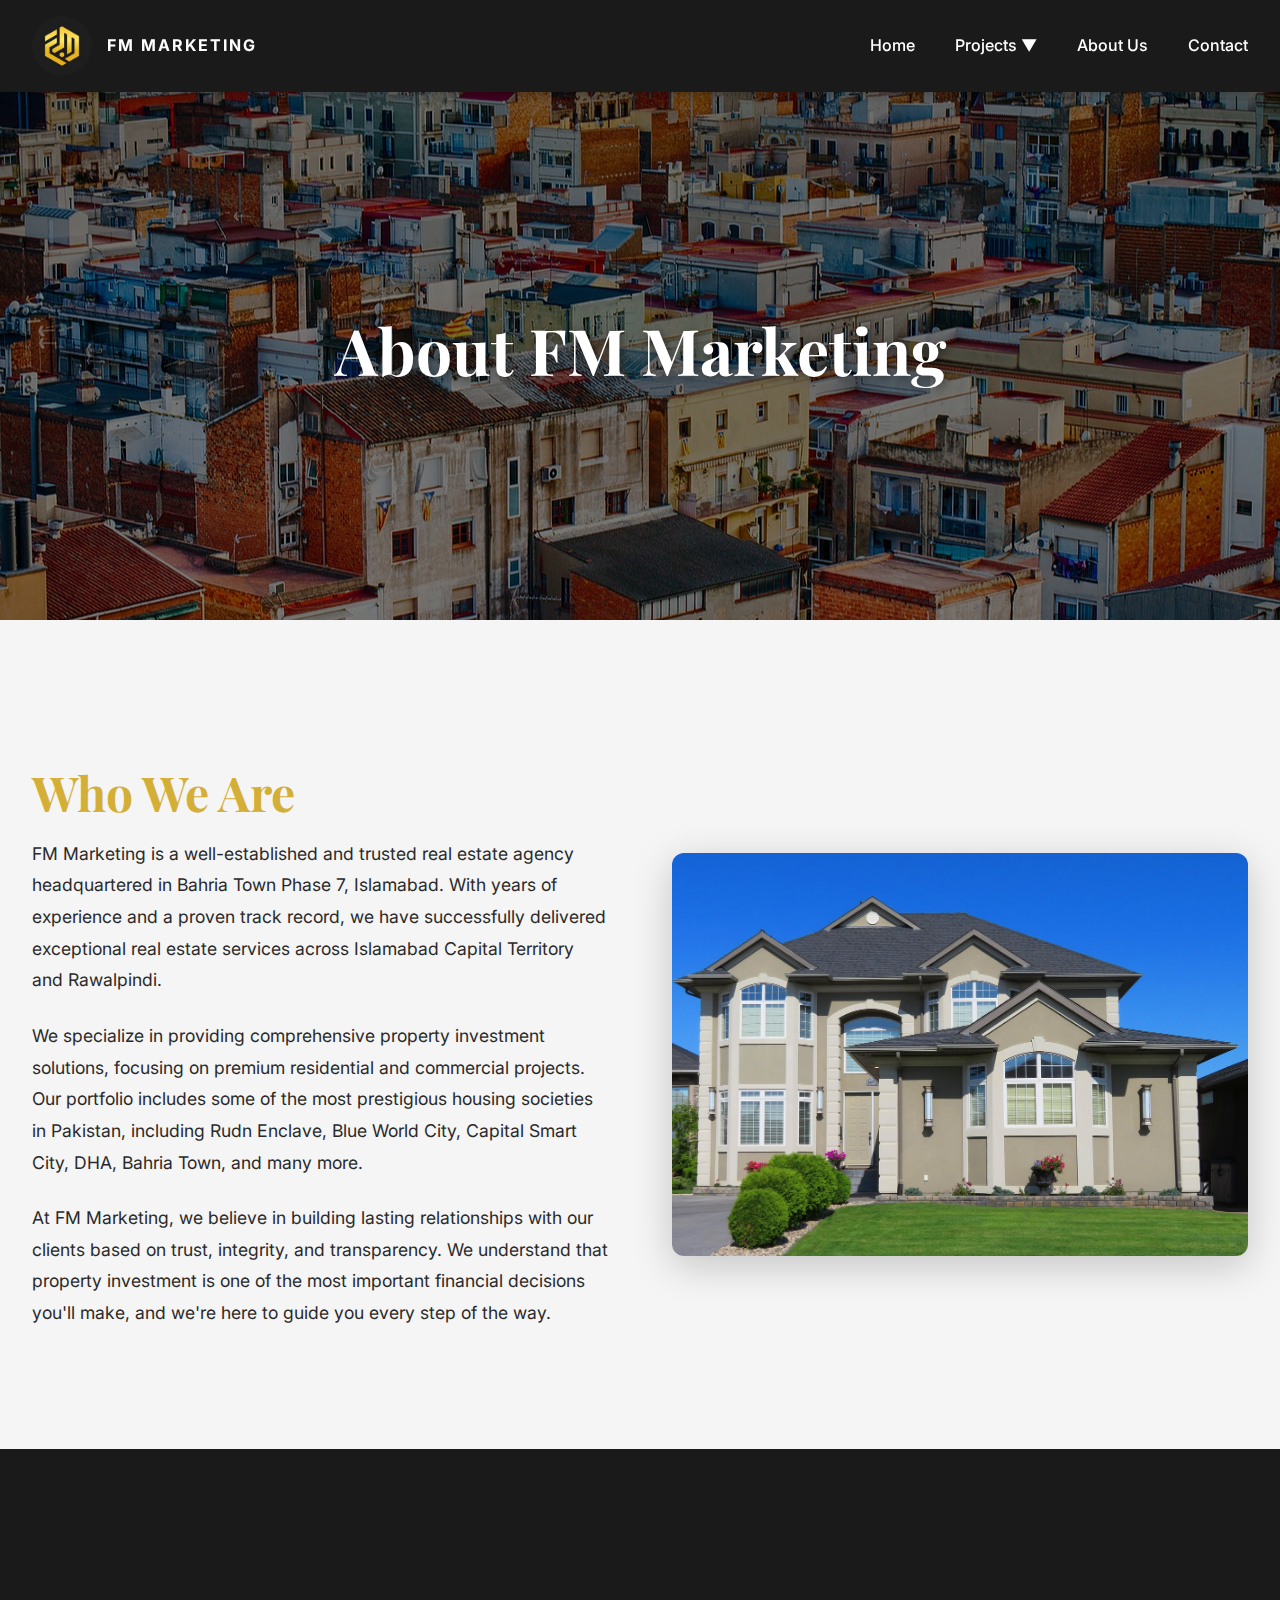
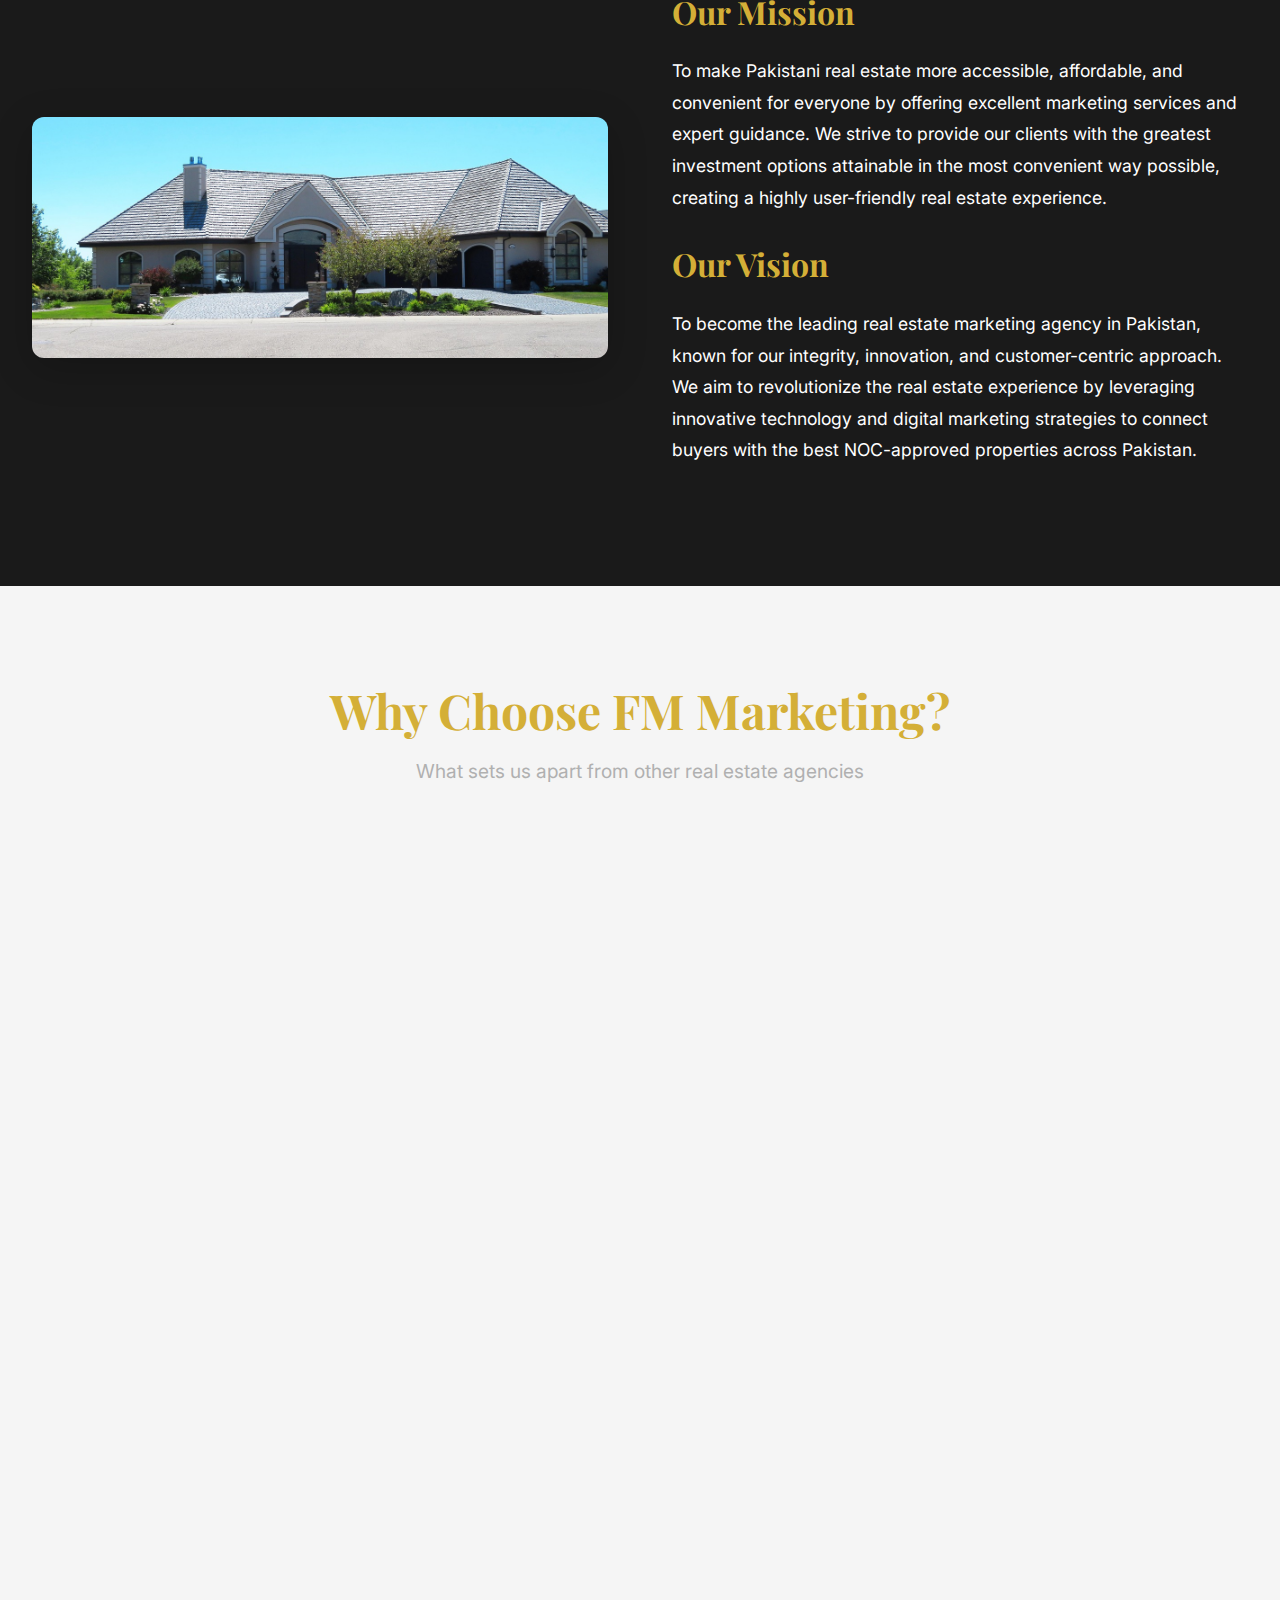
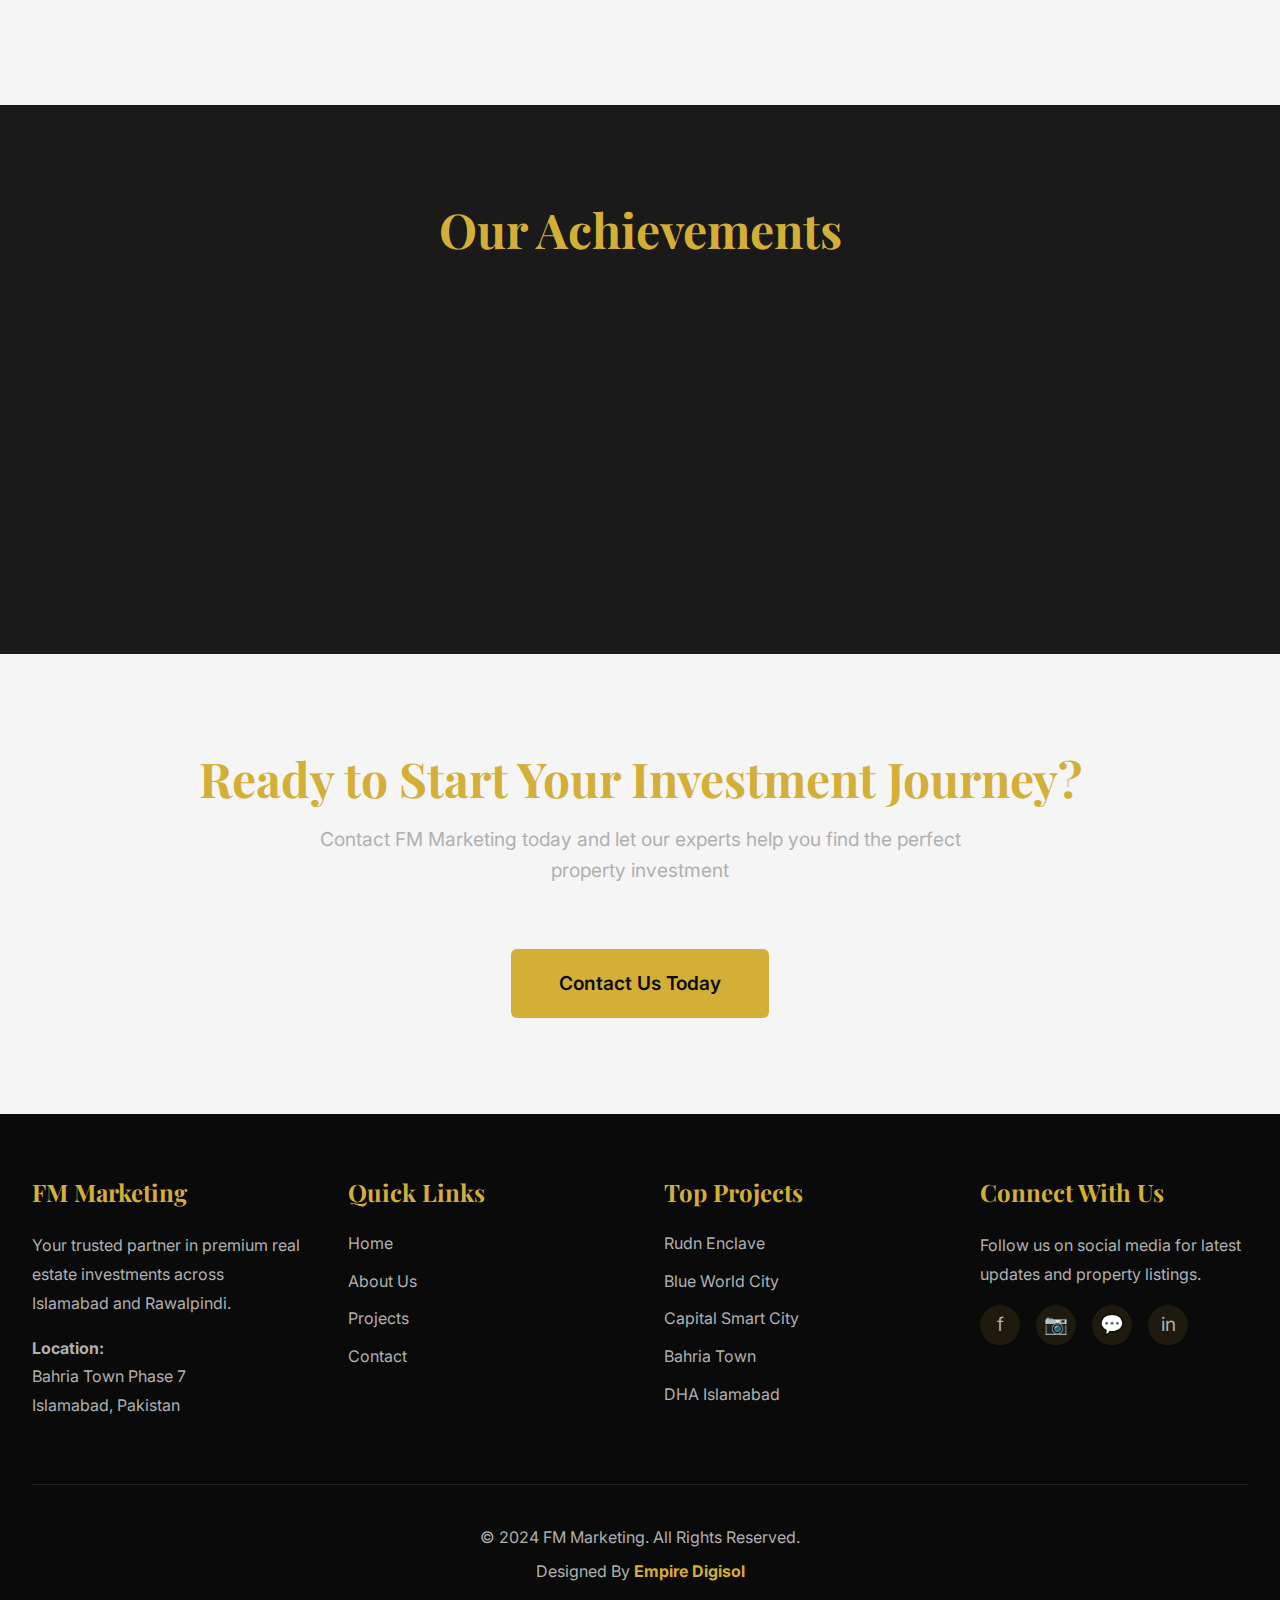
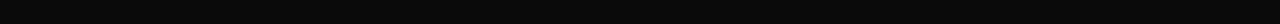
<file: about.html>
<!DOCTYPE html>
<html lang="en">
<head>
  <meta charset="UTF-8">
  <meta name="viewport" content="width=device-width, initial-scale=1.0">
  <title>About Us - FM Marketing | Real Estate Agency Bahria Town Phase 7 Islamabad</title>
  <meta name="description" content="Learn about FM Marketing, a trusted real estate agency in Bahria Town Phase 7, Islamabad. We provide expert property investment services with integrity and transparency.">
  
  <!-- Fonts -->
  <link rel="preconnect" href="https://fonts.googleapis.com">
  <link rel="preconnect" href="https://fonts.gstatic.com" crossorigin>
  <link href="https://fonts.googleapis.com/css2?family=Inter:wght@400;500;600;700&family=Playfair+Display:wght@700;900&display=swap" rel="stylesheet">
  
  <!-- Stylesheet -->
  <link rel="stylesheet" href="css/styles.css">
</head>
<body>
  <!-- Navigation -->
  <nav class="navbar">
    <div class="nav-container">
    <a href="index.html" class="logo-link">
      <img src="images/logo.jpg" alt="FM Marketing Logo" class="logo-img">
      <span class="logo-text">FM Marketing</span>
    </a>
      
      <ul class="nav-menu">
        <li><a href="index.html">Home</a></li>
        <li class="dropdown">
          <a href="#" class="dropdown-toggle">Projects ▼</a>
          <div class="dropdown-menu">
            <a href="projects/rudn-enclave.html">Rudn Enclave</a>
            <a href="projects/blue-world-city.html">Blue World City</a>
            <a href="projects/park-view-city.html">Park View City</a>
            <a href="projects/capital-smart-city.html">Capital Smart City</a>
            <a href="projects/faisal-town-phase-2.html">Faisal Town Phase 2</a>
            <a href="projects/lake-shore-city.html">Lake Shore City</a>
            <a href="projects/may-fair.html">May Fair</a>
            <a href="projects/taj-residencia.html">Taj Residencia</a>
            <a href="projects/bahria.html">Bahria</a>
            <a href="projects/dha.html">DHA</a>
          </div>
        </li>
        <li><a href="about.html">About Us</a></li>
        <li><a href="contact.html">Contact</a></li>
      </ul>
      
      <button class="mobile-toggle">☰</button>
    </div>
  </nav>

  <!-- Page Hero -->
  <section class="page-hero" style="background-image: url('images/residential_housing__e60ad8f4.jpg');">
    <div class="page-hero-overlay"></div>
    <div class="page-hero-content">
      <h1>About FM Marketing</h1>
    </div>
  </section>

  <!-- About Content -->
  <section class="section section-light">
    <div class="container">
      <div class="about-content">
        <div class="about-text">
          <h2 class="section-title" style="text-align: left;">Who We Are</h2>
          <p>FM Marketing is a well-established and trusted real estate agency headquartered in Bahria Town Phase 7, Islamabad. With years of experience and a proven track record, we have successfully delivered exceptional real estate services across Islamabad Capital Territory and Rawalpindi.</p>
          
          <p>We specialize in providing comprehensive property investment solutions, focusing on premium residential and commercial projects. Our portfolio includes some of the most prestigious housing societies in Pakistan, including Rudn Enclave, Blue World City, Capital Smart City, DHA, Bahria Town, and many more.</p>
          
          <p>At FM Marketing, we believe in building lasting relationships with our clients based on trust, integrity, and transparency. We understand that property investment is one of the most important financial decisions you'll make, and we're here to guide you every step of the way.</p>
        </div>
        <div>
          <img src="images/luxury_modern_real_e_193f3026.jpg" alt="FM Marketing Team" class="about-image">
        </div>
      </div>
    </div>
  </section>

  <!-- Mission & Vision -->
  <section class="section section-dark">
    <div class="container">
      <div class="about-content">
        <div>
          <img src="images/luxury_modern_real_e_c28adb3c.jpg" alt="Our Vision" class="about-image">
        </div>
        <div class="about-text">
          <h3>Our Mission</h3>
          <p>To make Pakistani real estate more accessible, affordable, and convenient for everyone by offering excellent marketing services and expert guidance. We strive to provide our clients with the greatest investment options attainable in the most convenient way possible, creating a highly user-friendly real estate experience.</p>
          
          <h3 style="margin-top: 2rem;">Our Vision</h3>
          <p>To become the leading real estate marketing agency in Pakistan, known for our integrity, innovation, and customer-centric approach. We aim to revolutionize the real estate experience by leveraging innovative technology and digital marketing strategies to connect buyers with the best NOC-approved properties across Pakistan.</p>
        </div>
      </div>
    </div>
  </section>

  <!-- Why Choose Us -->
  <section class="section section-light">
    <div class="container">
      <h2 class="section-title">Why Choose FM Marketing?</h2>
      <p class="section-subtitle">What sets us apart from other real estate agencies</p>
      
      <div class="services-grid">
        <div class="service-card">
          <div class="service-icon">✓</div>
          <h3>Proven Track Record</h3>
          <p>With years of experience and thousands of satisfied clients, we have established ourselves as a trusted name in Pakistan's real estate market.</p>
        </div>

        <div class="service-card">
          <div class="service-icon">🏆</div>
          <h3>Expert Team</h3>
          <p>Our team of experienced real estate professionals provides personalized advice and market insights to help you make informed decisions.</p>
        </div>

        <div class="service-card">
          <div class="service-icon">🔒</div>
          <h3>NOC-Approved Projects</h3>
          <p>We only work with legally approved and certified projects, ensuring your investment is secure and legitimate.</p>
        </div>

        <div class="service-card">
          <div class="service-icon">💯</div>
          <h3>Transparency</h3>
          <p>We believe in complete transparency throughout the investment process, with no hidden charges or surprises.</p>
        </div>

        <div class="service-card">
          <div class="service-icon">🌟</div>
          <h3>Premium Portfolio</h3>
          <p>Access to the best housing societies and commercial projects across Islamabad, Rawalpindi, and surrounding areas.</p>
        </div>

        <div class="service-card">
          <div class="service-icon">🤝</div>
          <h3>Lifetime Support</h3>
          <p>Our relationship doesn't end with the sale. We provide comprehensive after-sales support for all our clients.</p>
        </div>
      </div>
    </div>
  </section>

  <!-- Statistics -->
  <section class="section section-dark">
    <div class="container">
      <h2 class="section-title">Our Achievements</h2>
      <div class="stats">
        <div class="stat-card">
          <div class="stat-number" data-target="10">0+</div>
          <div class="stat-label">Premium Projects</div>
        </div>
        <div class="stat-card">
          <div class="stat-number" data-target="5000">0+</div>
          <div class="stat-label">Happy Clients</div>
        </div>
        <div class="stat-card">
          <div class="stat-number" data-target="15">0+</div>
          <div class="stat-label">Years of Experience</div>
        </div>
        <div class="stat-card">
          <div class="stat-number" data-target="100">0+</div>
          <div class="stat-label">Awards & Achievements</div>
        </div>
      </div>
    </div>
  </section>

  <!-- Call to Action -->
  <section class="section section-light">
    <div class="container" style="text-align: center;">
      <h2 class="section-title">Ready to Start Your Investment Journey?</h2>
      <p class="section-subtitle">Contact FM Marketing today and let our experts help you find the perfect property investment</p>
      <a href="contact.html" class="btn btn-primary" style="font-size: 1.2rem; padding: 1.2rem 3rem;">Contact Us Today</a>
    </div>
  </section>

  <!-- Footer -->
  <footer class="footer">
    <div class="footer-content">
      <div class="footer-section">
        <h3>FM Marketing</h3>
        <p>Your trusted partner in premium real estate investments across Islamabad and Rawalpindi.</p>
        <p><strong>Location:</strong><br>Bahria Town Phase 7<br>Islamabad, Pakistan</p>
      </div>

      <div class="footer-section">
        <h3>Quick Links</h3>
        <ul>
          <li><a href="index.html">Home</a></li>
          <li><a href="about.html">About Us</a></li>
          <li><a href="#projects">Projects</a></li>
          <li><a href="contact.html">Contact</a></li>
        </ul>
      </div>

      <div class="footer-section">
        <h3>Top Projects</h3>
        <ul>
          <li><a href="projects/rudn-enclave.html">Rudn Enclave</a></li>
          <li><a href="projects/blue-world-city.html">Blue World City</a></li>
          <li><a href="projects/capital-smart-city.html">Capital Smart City</a></li>
          <li><a href="projects/bahria.html">Bahria Town</a></li>
          <li><a href="projects/dha.html">DHA Islamabad</a></li>
        </ul>
      </div>

      <div class="footer-section">
        <h3>Connect With Us</h3>
        <p>Follow us on social media for latest updates and property listings.</p>
        <div class="social-links">
          <a href="#" class="social-icon" title="Facebook">f</a>
          <a href="#" class="social-icon" title="Instagram">📷</a>
          <a href="#" class="social-icon" title="WhatsApp">💬</a>
          <a href="#" class="social-icon" title="LinkedIn">in</a>
        </div>
      </div>
    </div>

    <div class="footer-bottom">
      <p>&copy; 2024 FM Marketing. All Rights Reserved.</p>
      <p>Designed By <strong style="color: var(--gold);">Empire Digisol</strong></p>
    </div>
  </footer>

  <!-- JavaScript -->
  <script src="js/main.js"></script>
</body>
</html>
</file>
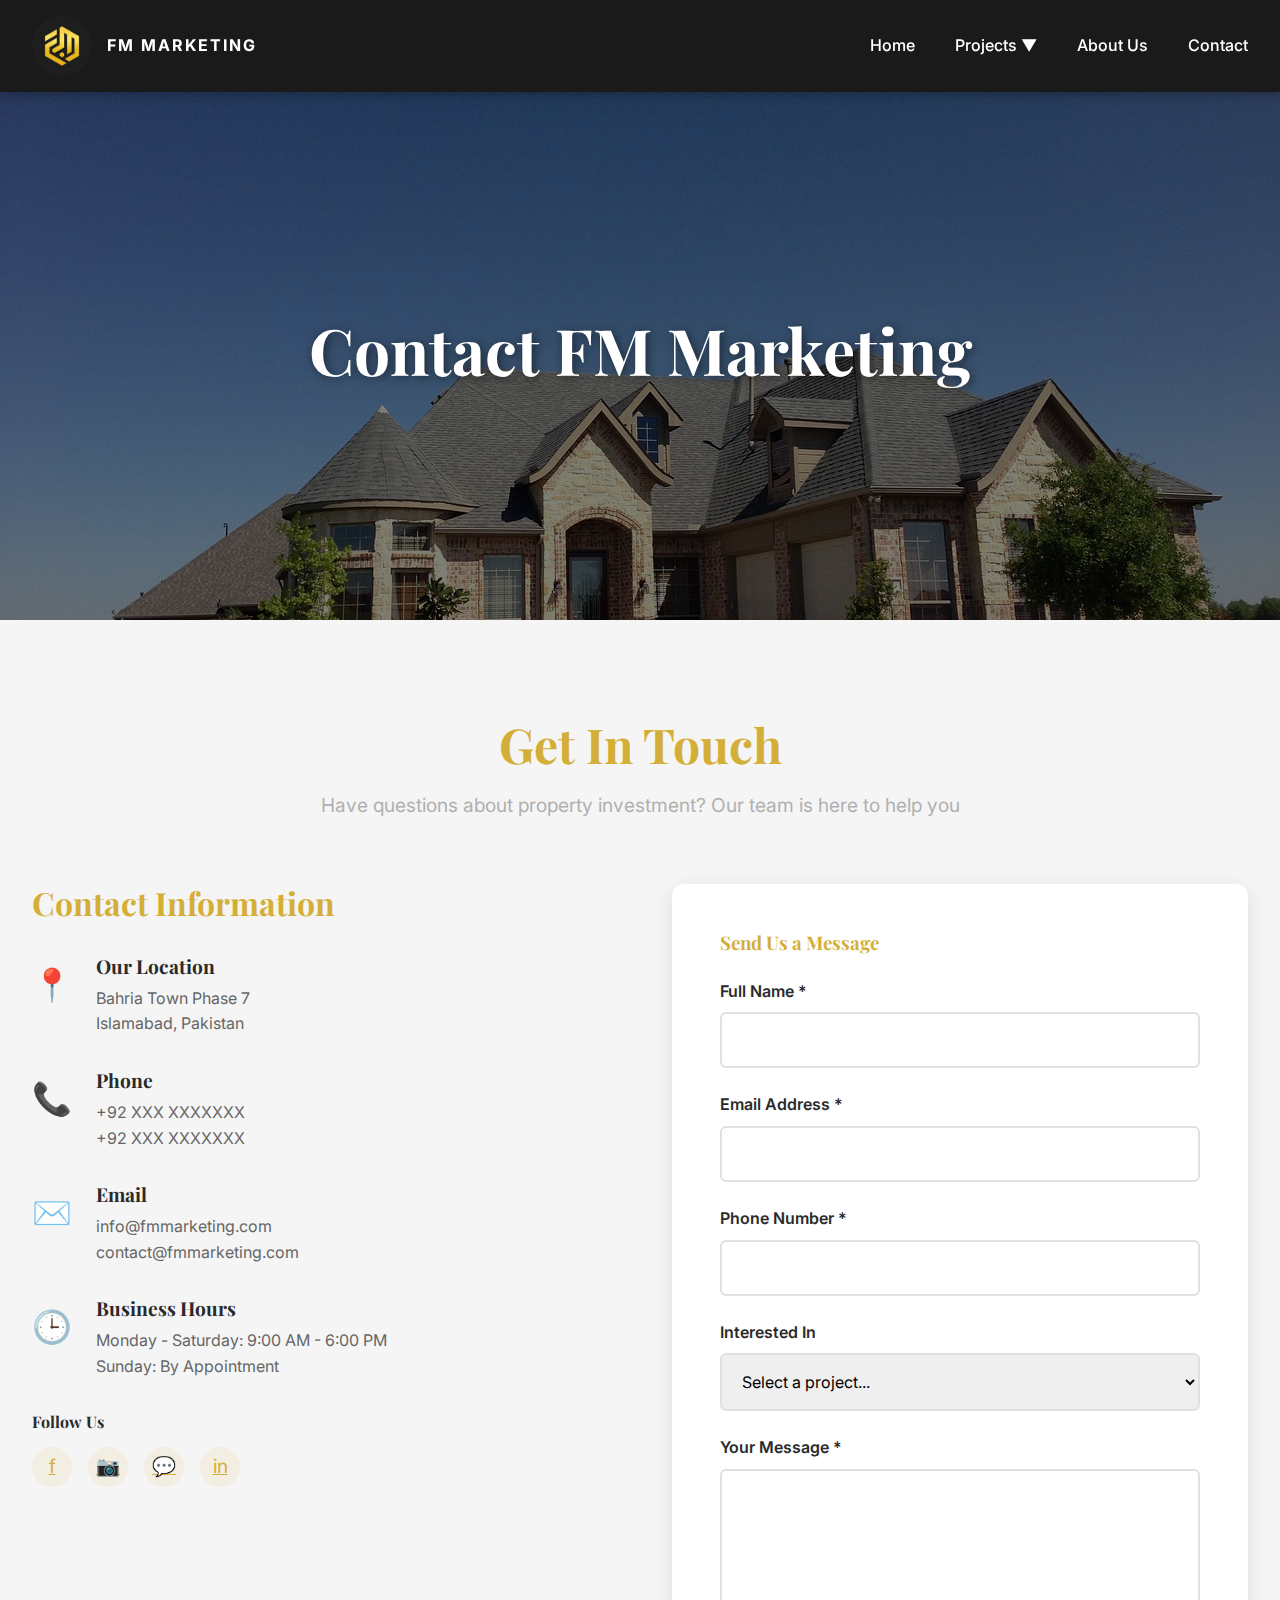
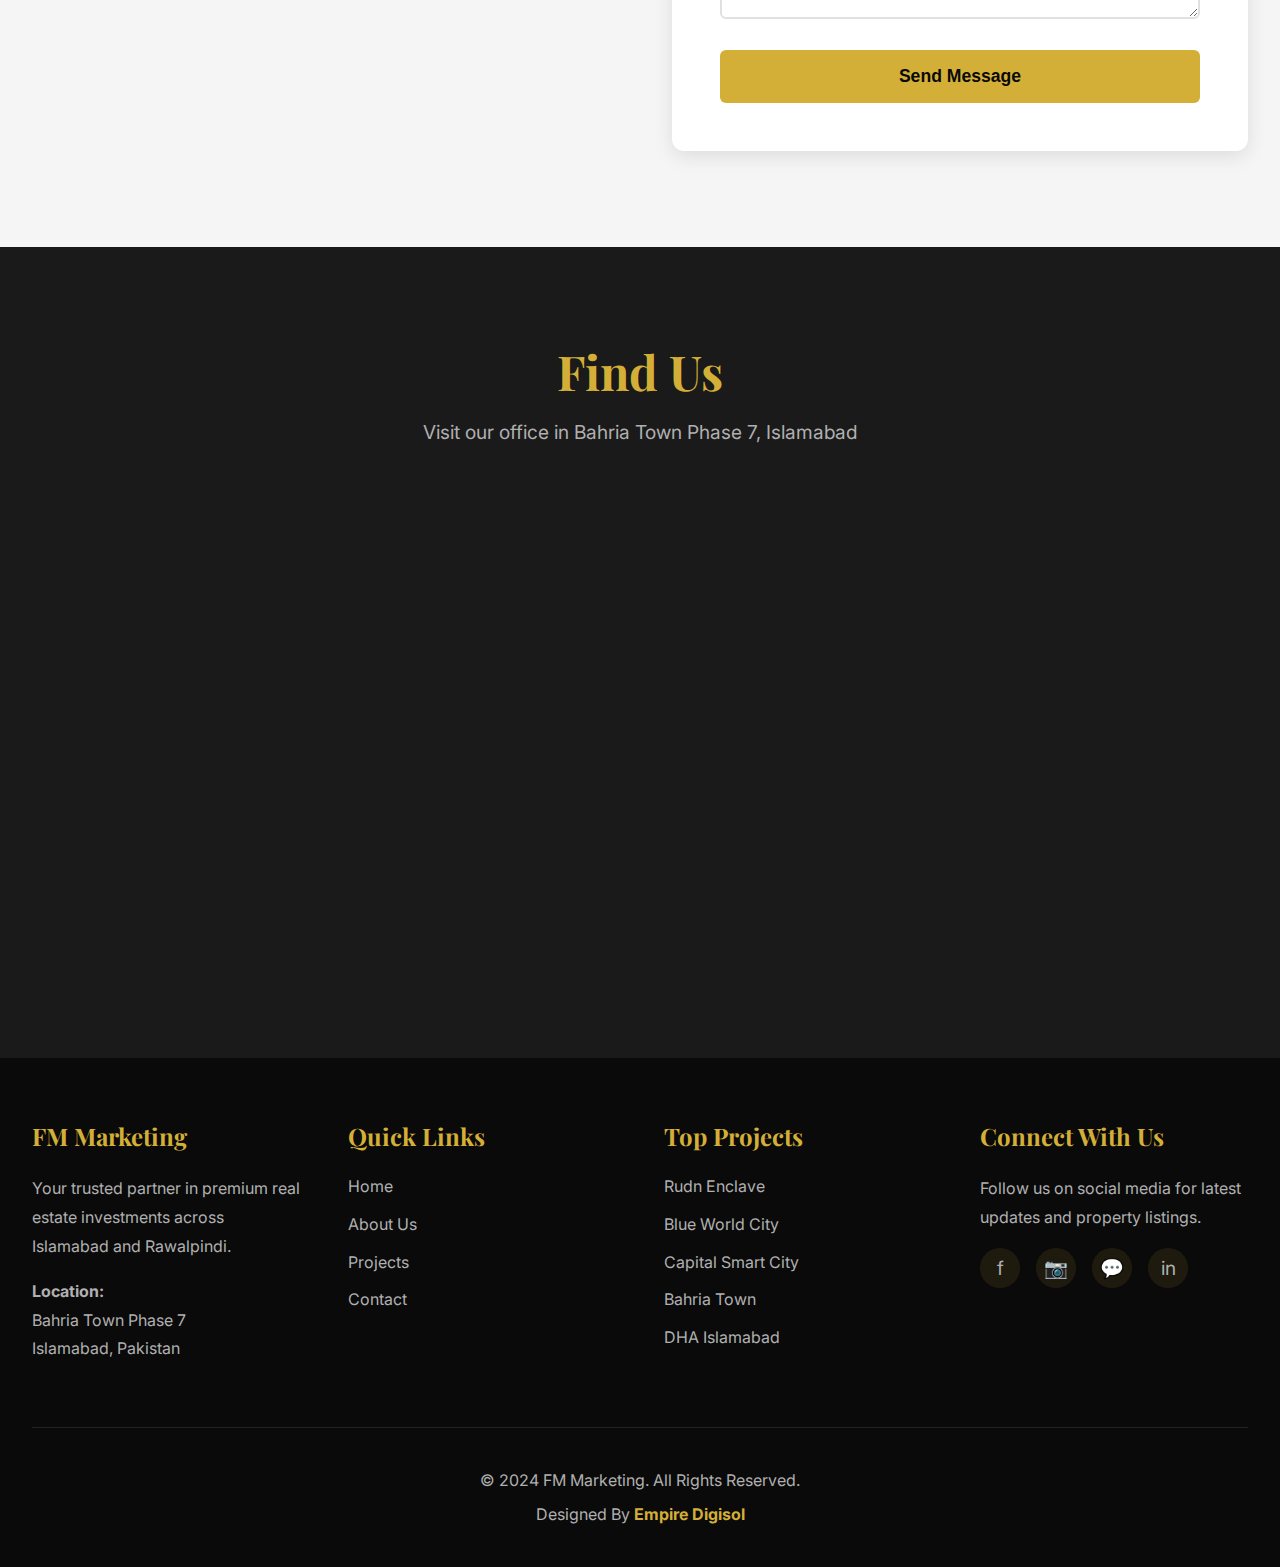
<file: contact.html>
<!DOCTYPE html>
<html lang="en">
<head>
  <meta charset="UTF-8">
  <meta name="viewport" content="width=device-width, initial-scale=1.0">
  <title>Contact Us - FM Marketing | Bahria Town Phase 7 Islamabad</title>
  <meta name="description" content="Contact FM Marketing for expert real estate consultation. Located in Bahria Town Phase 7, Islamabad. Get in touch for property investment opportunities.">
  
  <!-- Fonts -->
  <link rel="preconnect" href="https://fonts.googleapis.com">
  <link rel="preconnect" href="https://fonts.gstatic.com" crossorigin>
  <link href="https://fonts.googleapis.com/css2?family=Inter:wght@400;500;600;700&family=Playfair+Display:wght@700;900&display=swap" rel="stylesheet">
  
  <!-- Stylesheet -->
  <link rel="stylesheet" href="css/styles.css">
  
  <!-- MailerLite Universal Script -->
  <script>
  (function(w,d,e,u,f,l,n){w[f]=w[f]||function(){(w[f].q=w[f].q||[])
  .push(arguments);},l=d.createElement(e),l.async=1,l.src=u,
  n=d.getElementsByTagName(e)[0],n.parentNode.insertBefore(l,n);})
  (window,document,'script','https://assets.mailerlite.com/js/universal.js','ml');
  ml('account', 'YOUR_ACCOUNT_ID');
  </script>
  <!-- End MailerLite Universal -->
</head>
<body>
  <!-- Navigation -->
  <nav class="navbar">
    <div class="nav-container">
    <a href="index.html" class="logo-link">
      <img src="images/logo.jpg" alt="FM Marketing Logo" class="logo-img">
      <span class="logo-text">FM Marketing</span>
    </a>
      
      <ul class="nav-menu">
        <li><a href="index.html">Home</a></li>
        <li class="dropdown">
          <a href="#" class="dropdown-toggle">Projects ▼</a>
          <div class="dropdown-menu">
            <a href="projects/rudn-enclave.html">Rudn Enclave</a>
            <a href="projects/blue-world-city.html">Blue World City</a>
            <a href="projects/park-view-city.html">Park View City</a>
            <a href="projects/capital-smart-city.html">Capital Smart City</a>
            <a href="projects/faisal-town-phase-2.html">Faisal Town Phase 2</a>
            <a href="projects/lake-shore-city.html">Lake Shore City</a>
            <a href="projects/may-fair.html">May Fair</a>
            <a href="projects/taj-residencia.html">Taj Residencia</a>
            <a href="projects/bahria.html">Bahria</a>
            <a href="projects/dha.html">DHA</a>
          </div>
        </li>
        <li><a href="about.html">About Us</a></li>
        <li><a href="contact.html">Contact</a></li>
      </ul>
      
      <button class="mobile-toggle">☰</button>
    </div>
  </nav>

  <!-- Page Hero -->
  <section class="page-hero" style="background-image: url('images/luxury_modern_real_e_d8febdb1.jpg');">
    <div class="page-hero-overlay"></div>
    <div class="page-hero-content">
      <h1>Contact FM Marketing</h1>
    </div>
  </section>

  <!-- Contact Section -->
  <section class="section section-light">
    <div class="container">
      <h2 class="section-title">Get In Touch</h2>
      <p class="section-subtitle">Have questions about property investment? Our team is here to help you</p>
      
      <div class="contact-container">
        <!-- Contact Information -->
        <div class="contact-info">
          <h3>Contact Information</h3>
          
          <div class="contact-item">
            <div class="contact-icon">📍</div>
            <div>
              <h4>Our Location</h4>
              <p>Bahria Town Phase 7<br>Islamabad, Pakistan</p>
            </div>
          </div>

          <div class="contact-item">
            <div class="contact-icon">📞</div>
            <div>
              <h4>Phone</h4>
              <p>+92 XXX XXXXXXX<br>+92 XXX XXXXXXX</p>
            </div>
          </div>

          <div class="contact-item">
            <div class="contact-icon">✉️</div>
            <div>
              <h4>Email</h4>
              <p>info@fmmarketing.com<br>contact@fmmarketing.com</p>
            </div>
          </div>

          <div class="contact-item">
            <div class="contact-icon">🕒</div>
            <div>
              <h4>Business Hours</h4>
              <p>Monday - Saturday: 9:00 AM - 6:00 PM<br>Sunday: By Appointment</p>
            </div>
          </div>

          <div style="margin-top: 2rem;">
            <h4>Follow Us</h4>
            <div class="social-links">
              <a href="#" class="social-icon" title="Facebook">f</a>
              <a href="#" class="social-icon" title="Instagram">📷</a>
              <a href="#" class="social-icon" title="WhatsApp">💬</a>
              <a href="#" class="social-icon" title="LinkedIn">in</a>
            </div>
          </div>
        </div>

        <!-- Contact Form -->
        <div class="contact-form">
          <h3 style="margin-bottom: 1.5rem; color: var(--gold);">Send Us a Message</h3>
          
          <!-- MailerLite Embedded Form -->
          <!-- Replace YOUR_FORM_ID with your actual MailerLite form ID -->
          <div class="ml-embedded" data-form="YOUR_FORM_ID"></div>
          
          <!-- Fallback Form (if MailerLite not set up) -->
          <form id="contactForm" action="send-mail.php" method="POST" style="display: block;">
            <div class="form-group">
              <label for="name">Full Name *</label>
              <input type="text" id="name" name="name" required>
            </div>

            <div class="form-group">
              <label for="email">Email Address *</label>
              <input type="email" id="email" name="email" required>
            </div>

            <div class="form-group">
              <label for="phone">Phone Number *</label>
              <input type="tel" id="phone" name="phone" required>
            </div>

            <div class="form-group">
              <label for="interest">Interested In</label>
              <select id="interest" name="interest">
                <option value="">Select a project...</option>
                <option value="rudn-enclave">Rudn Enclave</option>
                <option value="blue-world-city">Blue World City</option>
                <option value="park-view-city">Park View City</option>
                <option value="capital-smart-city">Capital Smart City</option>
                <option value="faisal-town-phase-2">Faisal Town Phase 2</option>
                <option value="lake-shore-city">Lake Shore City</option>
                <option value="may-fair">May Fair</option>
                <option value="taj-residencia">Taj Residencia</option>
                <option value="bahria">Bahria Town</option>
                <option value="dha">DHA Islamabad</option>
                <option value="general">General Inquiry</option>
              </select>
            </div>

            <div class="form-group">
              <label for="message">Your Message *</label>
              <textarea id="message" name="message" required></textarea>
            </div>

            <button type="submit" class="btn btn-primary" style="width: 100%;">Send Message</button>
          </form>
        </div>
      </div>
    </div>
  </section>

  <!-- Map Section -->
  <section class="section section-dark">
    <div class="container">
      <h2 class="section-title">Find Us</h2>
      <p class="section-subtitle">Visit our office in Bahria Town Phase 7, Islamabad</p>
      
      <!-- Google Maps Embed -->
      <div style="width: 100%; height: 450px; border-radius: 12px; overflow: hidden; margin-top: 2rem;">
        <iframe 
          src="https://www.google.com/maps/embed?pb=!1m18!1m12!1m3!1d13276.755562876!2d73.0589!3d33.5651!2m3!1f0!2f0!3f0!3m2!1i1024!2i768!4f13.1!3m3!1m2!1s0x38dfbfd07891722f%3A0xfb89b5b3a0e67a4e!2sBahria%20Town%20Phase%207%2C%20Islamabad!5e0!3m2!1sen!2s!4v1234567890" 
          width="100%" 
          height="450" 
          style="border:0;" 
          allowfullscreen="" 
          loading="lazy" 
          referrerpolicy="no-referrer-when-downgrade">
        </iframe>
      </div>
    </div>
  </section>

  <!-- Footer -->
  <footer class="footer">
    <div class="footer-content">
      <div class="footer-section">
        <h3>FM Marketing</h3>
        <p>Your trusted partner in premium real estate investments across Islamabad and Rawalpindi.</p>
        <p><strong>Location:</strong><br>Bahria Town Phase 7<br>Islamabad, Pakistan</p>
      </div>

      <div class="footer-section">
        <h3>Quick Links</h3>
        <ul>
          <li><a href="index.html">Home</a></li>
          <li><a href="about.html">About Us</a></li>
          <li><a href="#projects">Projects</a></li>
          <li><a href="contact.html">Contact</a></li>
        </ul>
      </div>

      <div class="footer-section">
        <h3>Top Projects</h3>
        <ul>
          <li><a href="projects/rudn-enclave.html">Rudn Enclave</a></li>
          <li><a href="projects/blue-world-city.html">Blue World City</a></li>
          <li><a href="projects/capital-smart-city.html">Capital Smart City</a></li>
          <li><a href="projects/bahria.html">Bahria Town</a></li>
          <li><a href="projects/dha.html">DHA Islamabad</a></li>
        </ul>
      </div>

      <div class="footer-section">
        <h3>Connect With Us</h3>
        <p>Follow us on social media for latest updates and property listings.</p>
        <div class="social-links">
          <a href="#" class="social-icon" title="Facebook">f</a>
          <a href="#" class="social-icon" title="Instagram">📷</a>
          <a href="#" class="social-icon" title="WhatsApp">💬</a>
          <a href="#" class="social-icon" title="LinkedIn">in</a>
        </div>
      </div>
    </div>

    <div class="footer-bottom">
      <p>&copy; 2024 FM Marketing. All Rights Reserved.</p>
      <p>Designed By <strong style="color: var(--gold);">Empire Digisol</strong></p>
    </div>
  </footer>

  <!-- JavaScript -->
  <script src="js/main.js"></script>
</body>
</html>
</file>
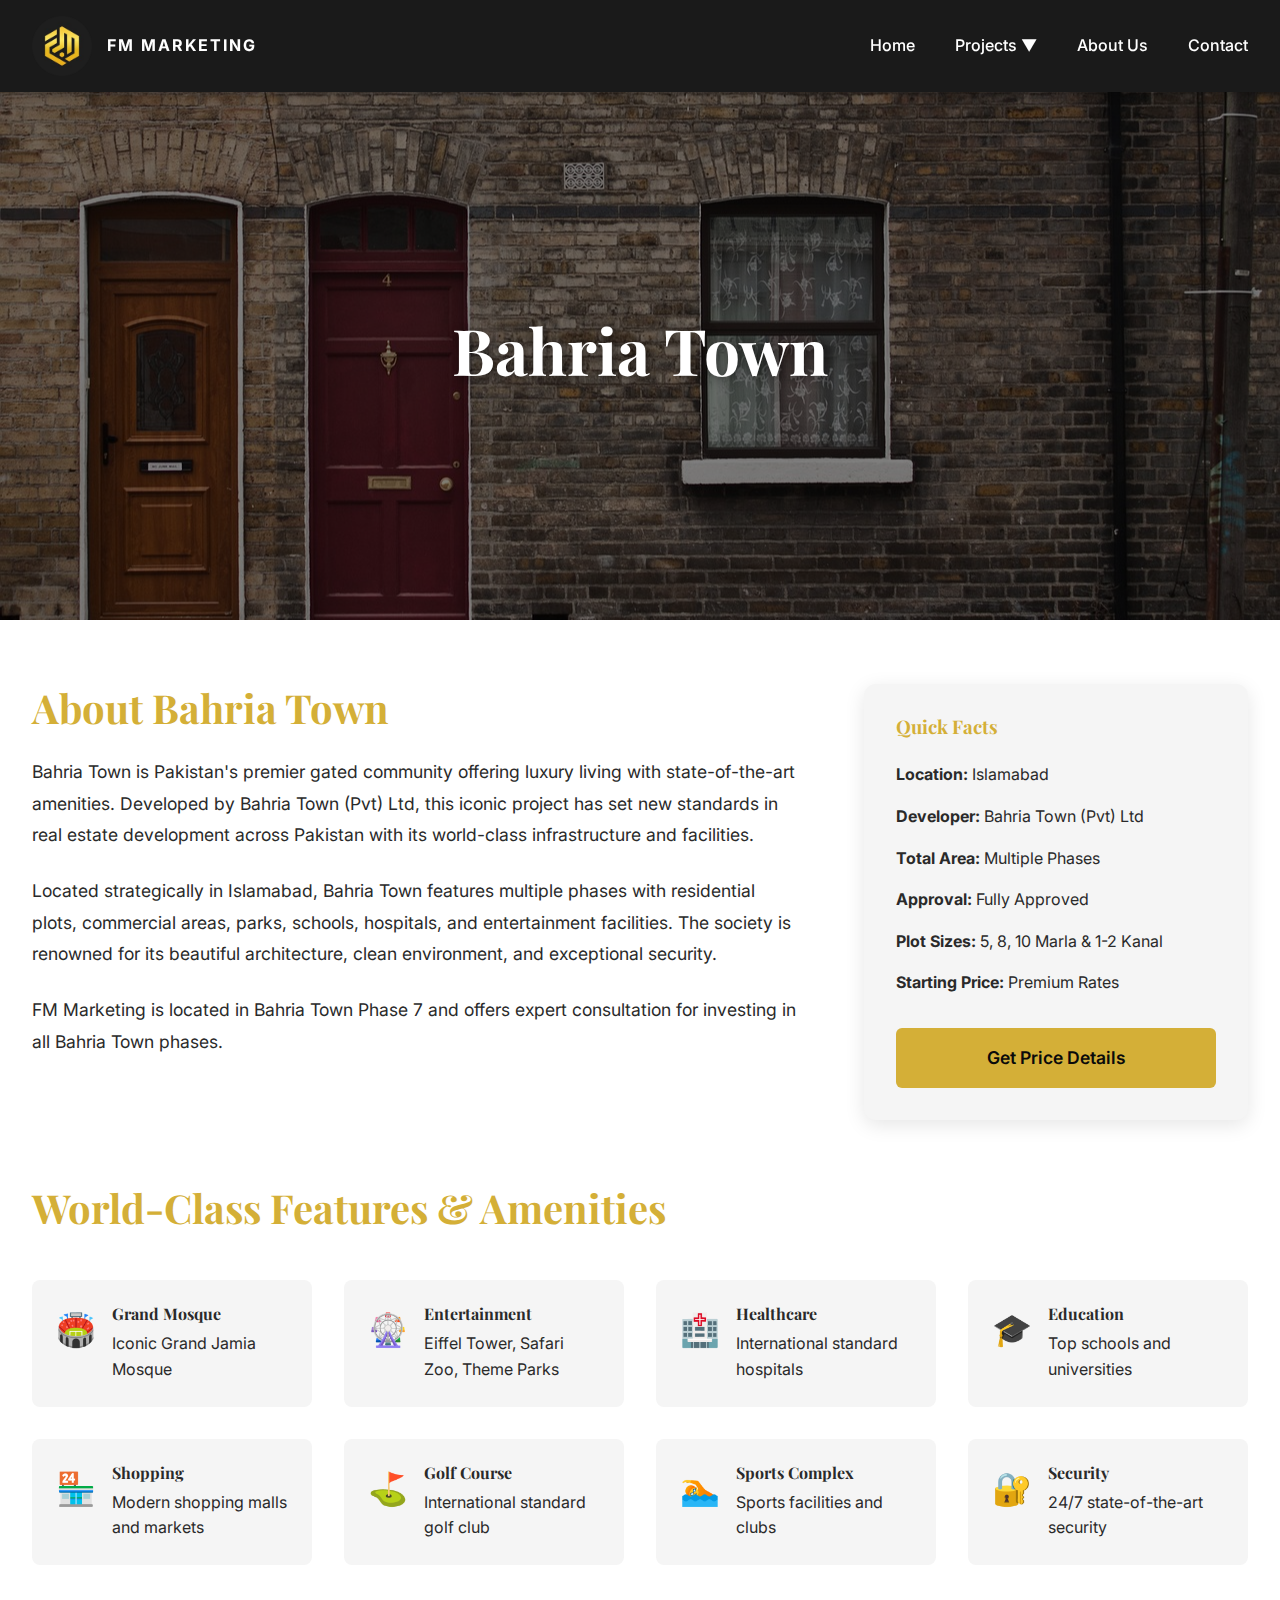
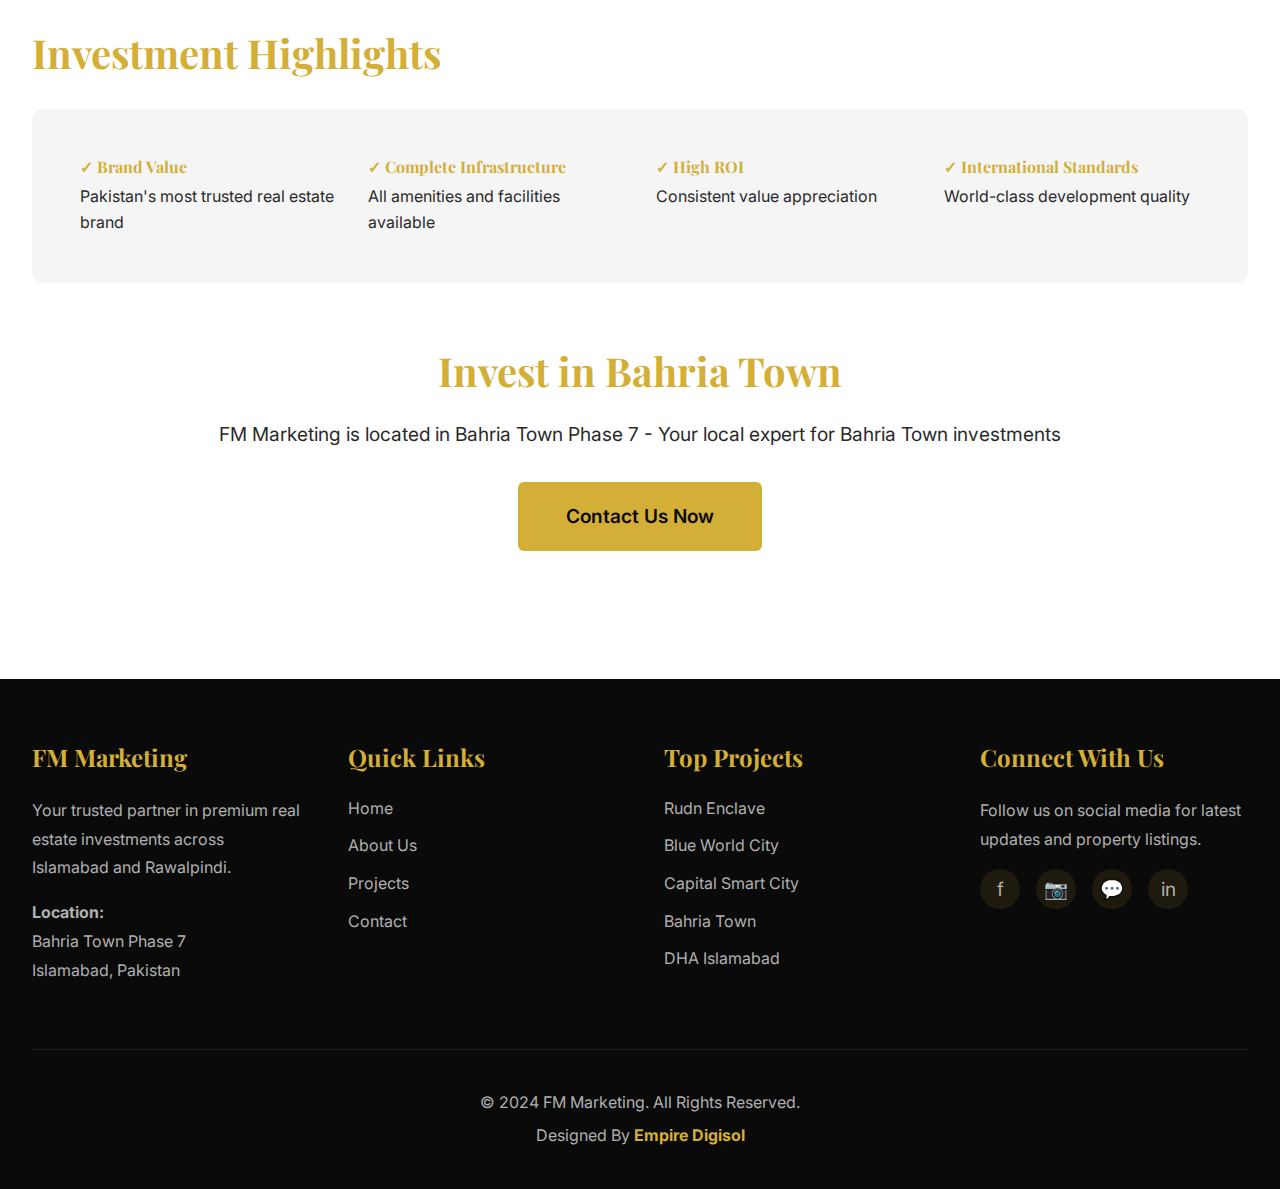
<file: projects/bahria.html>
<!DOCTYPE html>
<html lang="en">

<head>
  <meta charset="UTF-8">
  <meta name="viewport" content="width=device-width, initial-scale=1.0">
  <title>Bahria Town Islamabad - FM Marketing | Pakistan's Premier Gated Community</title>
  <meta name="description"
    content="Invest in Bahria Town through FM Marketing. Pakistan's premier gated community offering luxury living with state-of-the-art amenities.">
  <link rel="preconnect" href="https://fonts.googleapis.com">
  <link rel="preconnect" href="https://fonts.gstatic.com" crossorigin>
  <link
    href="https://fonts.googleapis.com/css2?family=Inter:wght@400;500;600;700&family=Playfair+Display:wght@700;900&display=swap"
    rel="stylesheet">
  <link rel="stylesheet" href="../css/styles.css">
</head>

<body>
  <nav class="navbar">
    <div class="nav-container">
    <a href="../index.html" class="logo-link">
      <img src="../images/logo.jpg" alt="FM Marketing Logo" class="logo-img">
      <span class="logo-text">FM Marketing</span>
    </a>

      <ul class="nav-menu">
        <li><a href="../index.html">Home</a></li>
        <li class="dropdown"><a href="#" class="dropdown-toggle">Projects ▼</a>
          <div class="dropdown-menu"><a href="../projects/rudn-enclave.html">Rudn Enclave</a><a
              href="../projects/blue-world-city.html">Blue World City</a><a href="../projects/park-view-city.html">Park View
              City</a><a href="../projects/capital-smart-city.html">Capital Smart City</a><a
              href="../projects/faisal-town-phase-2.html">Faisal Town Phase 2</a><a
              href="../projects/lake-shore-city.html">Lake Shore City</a><a href="../projects/may-fair.html">May Fair</a><a
              href="../projects/taj-residencia.html">Taj Residencia</a><a href="../projects/bahria.html">Bahria</a><a
              href="../projects/dha.html">DHA</a></div>
        </li>
        <li><a href="../about.html">About Us</a></li>
        <li><a href="../contact.html">Contact</a></li>
      </ul>
      <button class="mobile-toggle">☰</button>
    </div>
  </nav>
  <section class="page-hero" style="background-image: url('../images/residential_housing__709ff835.jpg');">
    <div class="page-hero-overlay"></div>
    <div class="page-hero-content">
      <h1>Bahria Town</h1>
    </div>
  </section>
  <section class="project-details">
    <div class="container">
      <div class="project-overview">
        <div>
          <h2 style="color: var(--gold); font-size: 2.5rem; margin-bottom: 1.5rem;">About Bahria Town</h2>
          <p style="font-size: 1.1rem; line-height: 1.8; margin-bottom: 1.5rem;">Bahria Town is Pakistan's premier gated
            community offering luxury living with state-of-the-art amenities. Developed by Bahria Town (Pvt) Ltd, this
            iconic project has set new standards in real estate development across Pakistan with its world-class
            infrastructure and facilities.</p>
          <p style="font-size: 1.1rem; line-height: 1.8; margin-bottom: 1.5rem;">Located strategically in Islamabad,
            Bahria Town features multiple phases with residential plots, commercial areas, parks, schools, hospitals,
            and entertainment facilities. The society is renowned for its beautiful architecture, clean environment, and
            exceptional security.</p>
          <p style="font-size: 1.1rem; line-height: 1.8;">FM Marketing is located in Bahria Town Phase 7 and offers
            expert consultation for investing in all Bahria Town phases.</p>
        </div>
        <div>
          <div
            style="background: var(--light-bg); padding: 2rem; border-radius: 12px; box-shadow: 0 5px 20px rgba(0,0,0,0.1);">
            <h3 style="color: var(--gold); margin-bottom: 1.5rem;">Quick Facts</h3>
            <div style="margin-bottom: 1rem;"><strong>Location:</strong> Islamabad</div>
            <div style="margin-bottom: 1rem;"><strong>Developer:</strong> Bahria Town (Pvt) Ltd</div>
            <div style="margin-bottom: 1rem;"><strong>Total Area:</strong> Multiple Phases</div>
            <div style="margin-bottom: 1rem;"><strong>Approval:</strong> Fully Approved</div>
            <div style="margin-bottom: 1rem;"><strong>Plot Sizes:</strong> 5, 8, 10 Marla & 1-2 Kanal</div>
            <div style="margin-bottom: 2rem;"><strong>Starting Price:</strong> Premium Rates</div>
            <a href="../contact.html" class="btn btn-primary" style="width: 100%; text-align: center;">Get Price
              Details</a>
          </div>
        </div>
      </div>
      <h2 style="color: var(--gold); font-size: 2.5rem; margin: 4rem 0 2rem;">World-Class Features & Amenities</h2>
      <div class="features-grid">
        <div class="feature-item">
          <div class="feature-icon">🏟️</div>
          <div>
            <h4>Grand Mosque</h4>
            <p>Iconic Grand Jamia Mosque</p>
          </div>
        </div>
        <div class="feature-item">
          <div class="feature-icon">🎡</div>
          <div>
            <h4>Entertainment</h4>
            <p>Eiffel Tower, Safari Zoo, Theme Parks</p>
          </div>
        </div>
        <div class="feature-item">
          <div class="feature-icon">🏥</div>
          <div>
            <h4>Healthcare</h4>
            <p>International standard hospitals</p>
          </div>
        </div>
        <div class="feature-item">
          <div class="feature-icon">🎓</div>
          <div>
            <h4>Education</h4>
            <p>Top schools and universities</p>
          </div>
        </div>
        <div class="feature-item">
          <div class="feature-icon">🏪</div>
          <div>
            <h4>Shopping</h4>
            <p>Modern shopping malls and markets</p>
          </div>
        </div>
        <div class="feature-item">
          <div class="feature-icon">⛳</div>
          <div>
            <h4>Golf Course</h4>
            <p>International standard golf club</p>
          </div>
        </div>
        <div class="feature-item">
          <div class="feature-icon">🏊</div>
          <div>
            <h4>Sports Complex</h4>
            <p>Sports facilities and clubs</p>
          </div>
        </div>
        <div class="feature-item">
          <div class="feature-icon">🔐</div>
          <div>
            <h4>Security</h4>
            <p>24/7 state-of-the-art security</p>
          </div>
        </div>
      </div>
      <h2 style="color: var(--gold); font-size: 2.5rem; margin: 4rem 0 2rem;">Investment Highlights</h2>
      <div style="background: var(--light-bg); padding: 3rem; border-radius: 12px; margin-bottom: 4rem;">
        <div style="display: grid; grid-template-columns: repeat(auto-fit, minmax(250px, 1fr)); gap: 2rem;">
          <div>
            <h4 style="color: var(--gold); margin-bottom: 0.5rem;">✓ Brand Value</h4>
            <p>Pakistan's most trusted real estate brand</p>
          </div>
          <div>
            <h4 style="color: var(--gold); margin-bottom: 0.5rem;">✓ Complete Infrastructure</h4>
            <p>All amenities and facilities available</p>
          </div>
          <div>
            <h4 style="color: var(--gold); margin-bottom: 0.5rem;">✓ High ROI</h4>
            <p>Consistent value appreciation</p>
          </div>
          <div>
            <h4 style="color: var(--gold); margin-bottom: 0.5rem;">✓ International Standards</h4>
            <p>World-class development quality</p>
          </div>
        </div>
      </div>
      <div style="text-align: center; margin: 4rem 0;">
        <h2 style="color: var(--gold); font-size: 2.5rem; margin-bottom: 1.5rem;">Invest in Bahria Town</h2>
        <p style="font-size: 1.2rem; margin-bottom: 2rem;">FM Marketing is located in Bahria Town Phase 7 - Your local
          expert for Bahria Town investments</p>
        <a href="../contact.html" class="btn btn-primary" style="font-size: 1.2rem; padding: 1.2rem 3rem;">Contact Us
          Now</a>
      </div>
    </div>
  </section>
  <footer class="footer">
    <div class="footer-content">
      <div class="footer-section">
        <h3>FM Marketing</h3>
        <p>Your trusted partner in premium real estate investments across Islamabad and Rawalpindi.</p>
        <p><strong>Location:</strong><br>Bahria Town Phase 7<br>Islamabad, Pakistan</p>
      </div>
      <div class="footer-section">
        <h3>Quick Links</h3>
        <ul>
          <li><a href="../index.html">Home</a></li>
          <li><a href="../about.html">About Us</a></li>
          <li><a href="#projects">Projects</a></li>
          <li><a href="../contact.html">Contact</a></li>
        </ul>
      </div>
      <div class="footer-section">
        <h3>Top Projects</h3>
        <ul>
          <li><a href="../projects/rudn-enclave.html">Rudn Enclave</a></li>
          <li><a href="../projects/blue-world-city.html">Blue World City</a></li>
          <li><a href="../projects/capital-smart-city.html">Capital Smart City</a></li>
          <li><a href="../projects/bahria.html">Bahria Town</a></li>
          <li><a href="../projects/dha.html">DHA Islamabad</a></li>
        </ul>
      </div>
      <div class="footer-section">
        <h3>Connect With Us</h3>
        <p>Follow us on social media for latest updates and property listings.</p>
        <div class="social-links"><a href="#" class="social-icon" title="Facebook">f</a><a href="#" class="social-icon"
            title="Instagram">📷</a><a href="#" class="social-icon" title="WhatsApp">💬</a><a href="#"
            class="social-icon" title="LinkedIn">in</a></div>
      </div>
    </div>
    <div class="footer-bottom">
      <p>&copy; 2024 FM Marketing. All Rights Reserved.</p>
      <p>Designed By <strong style="color: var(--gold);">Empire Digisol</strong></p>
    </div>
  </footer>
  <script src="../js/main.js"></script>
</body>

</html>
</file>
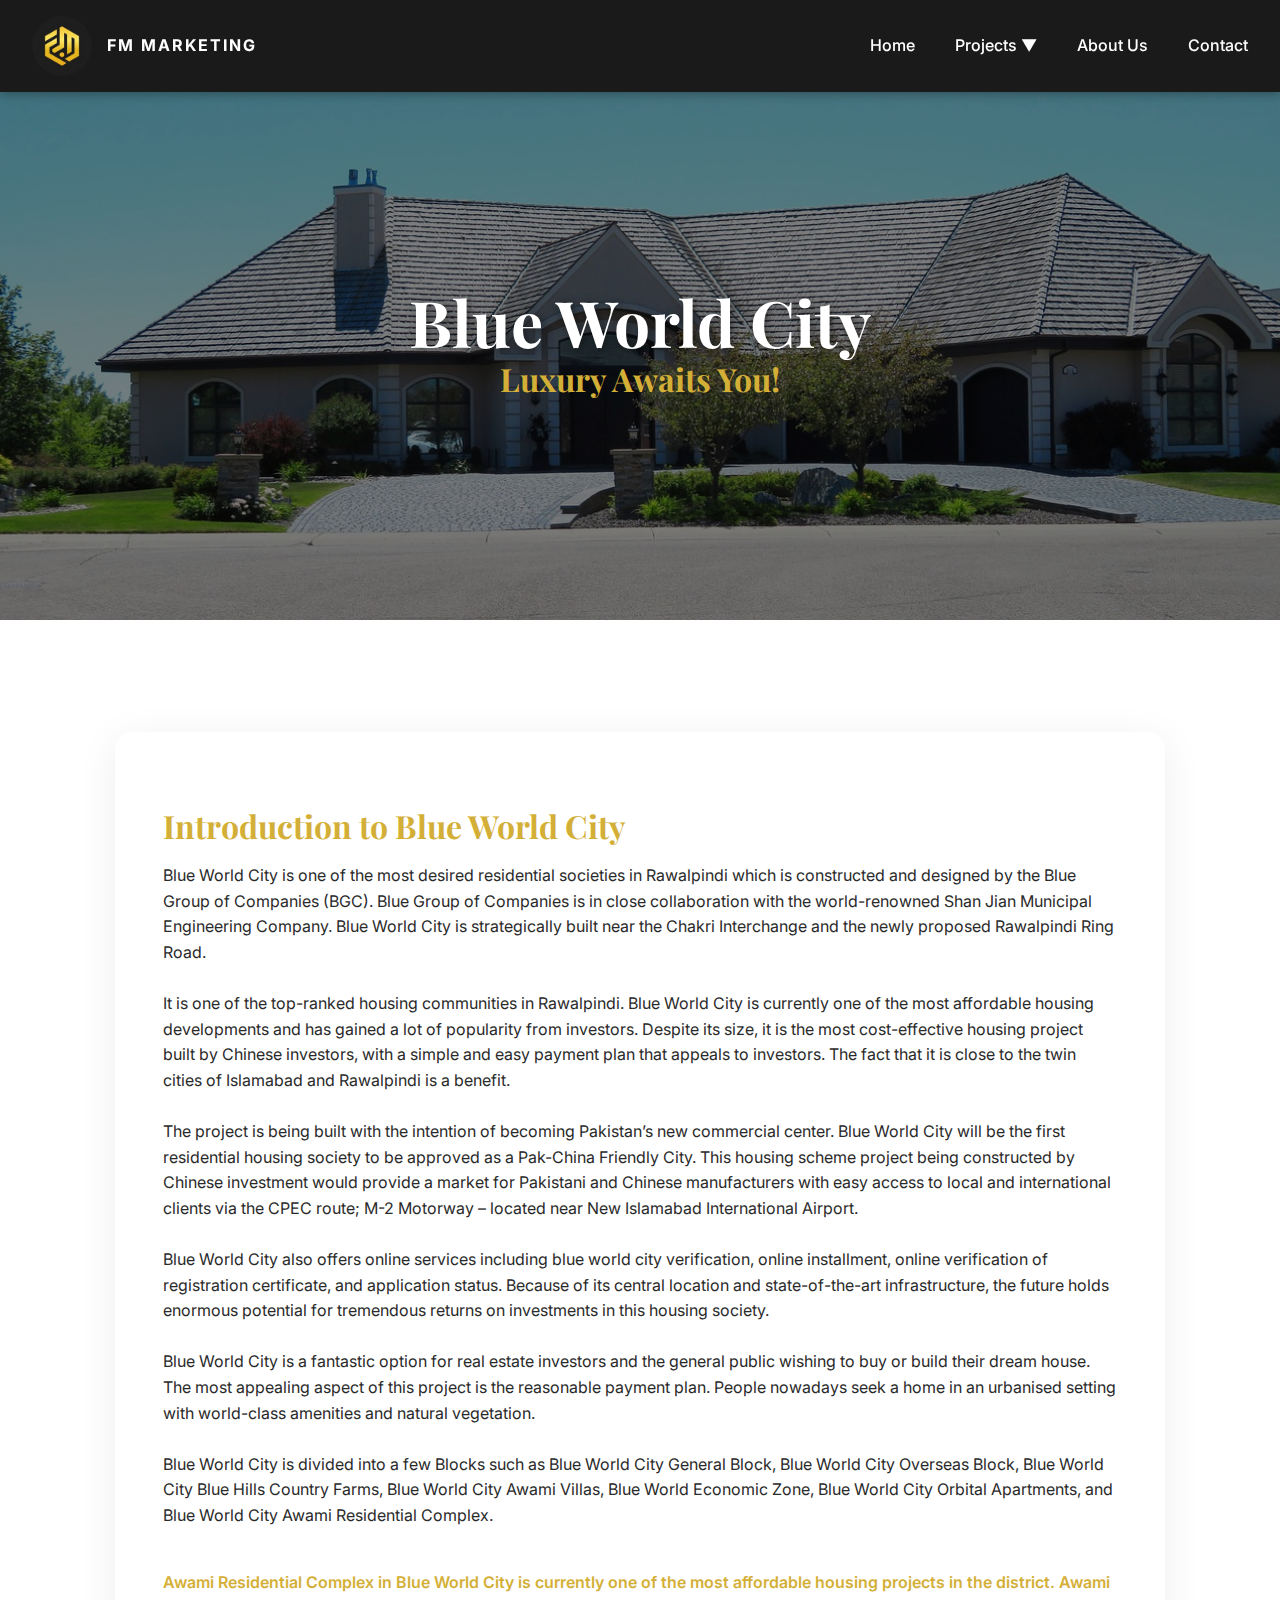
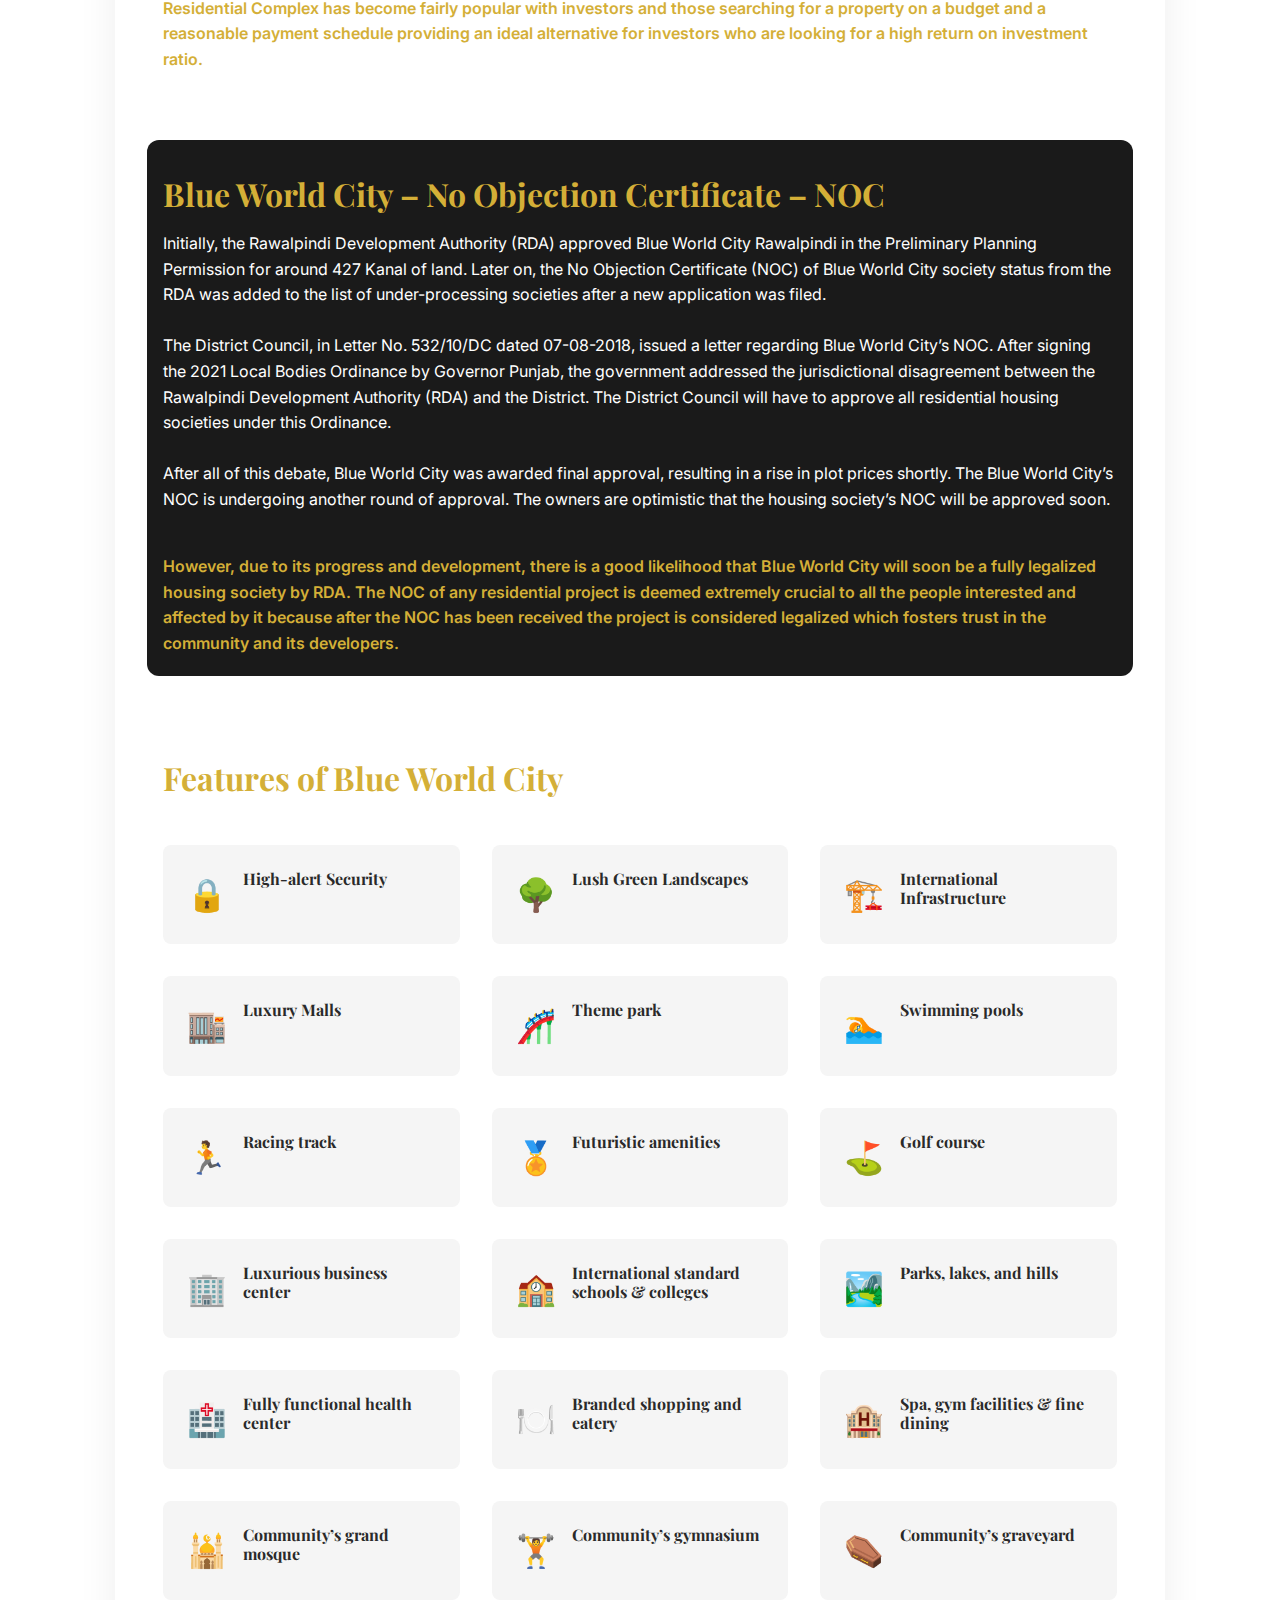
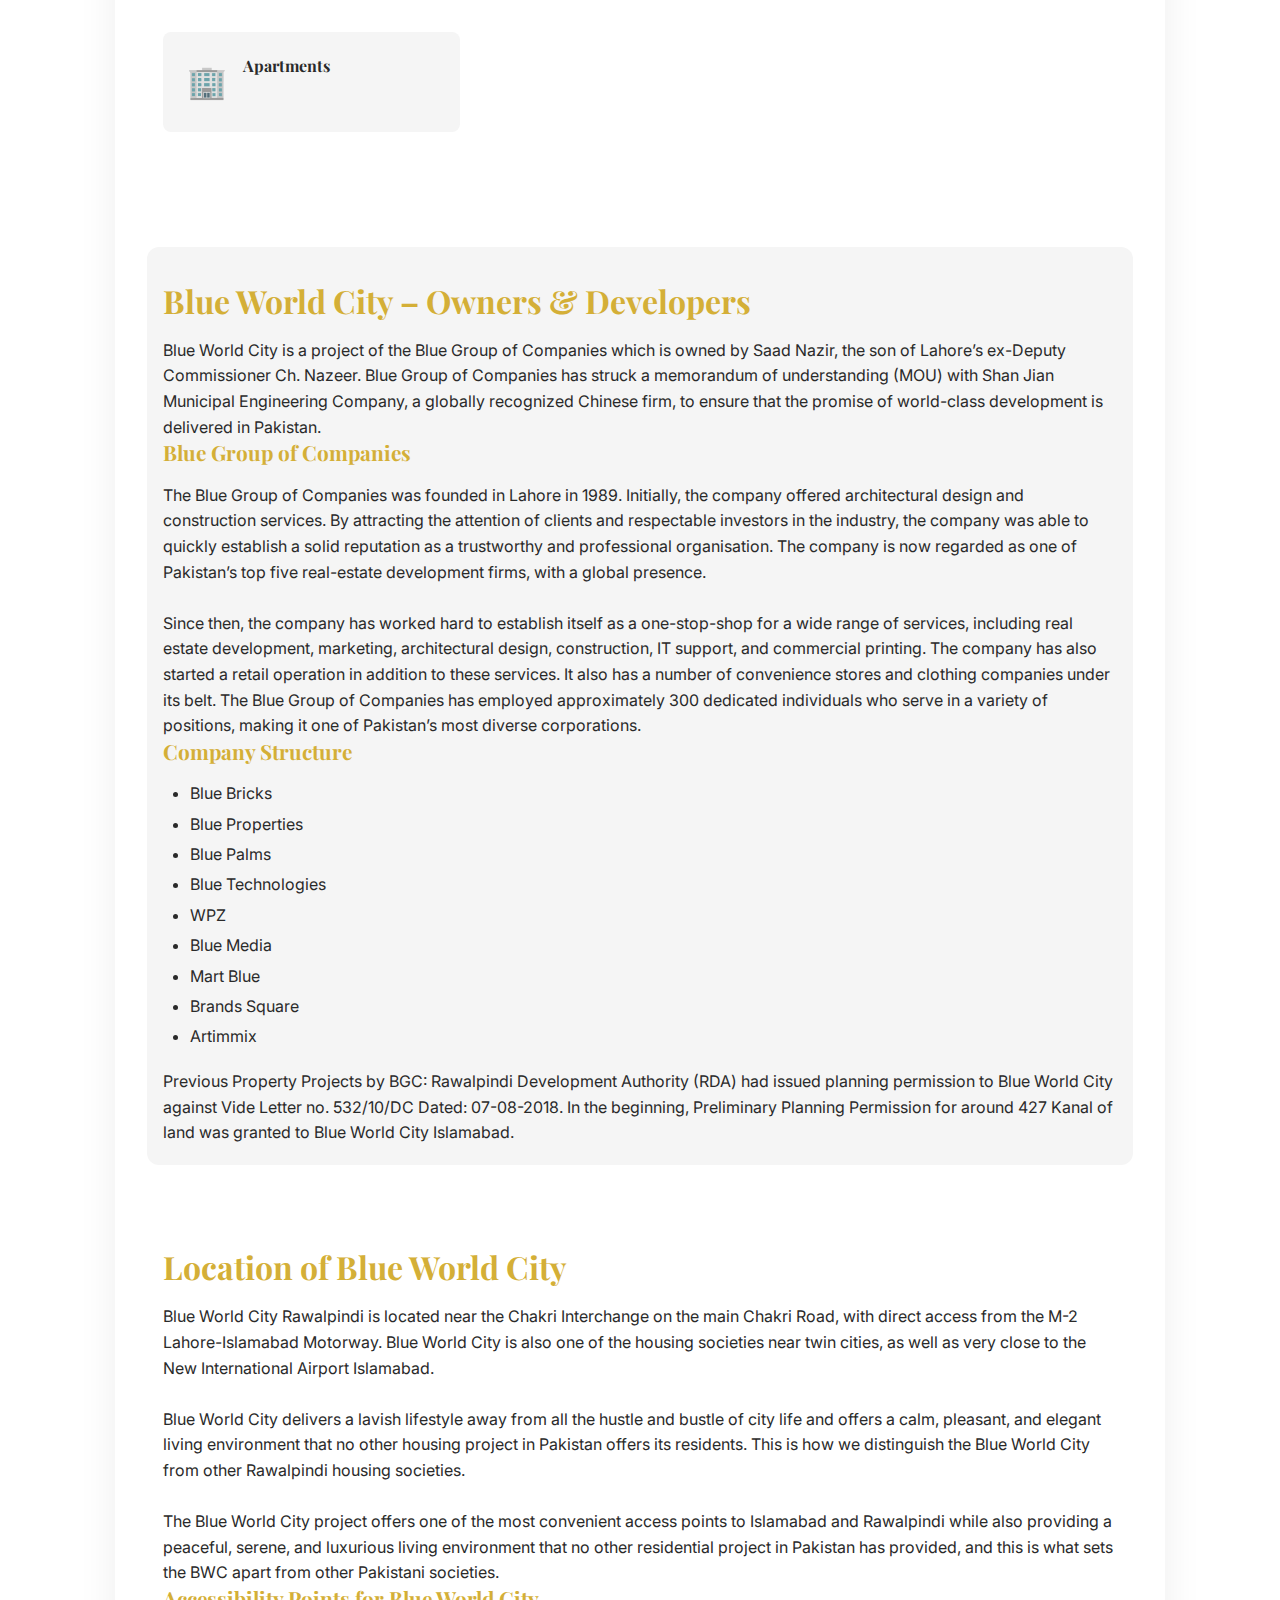
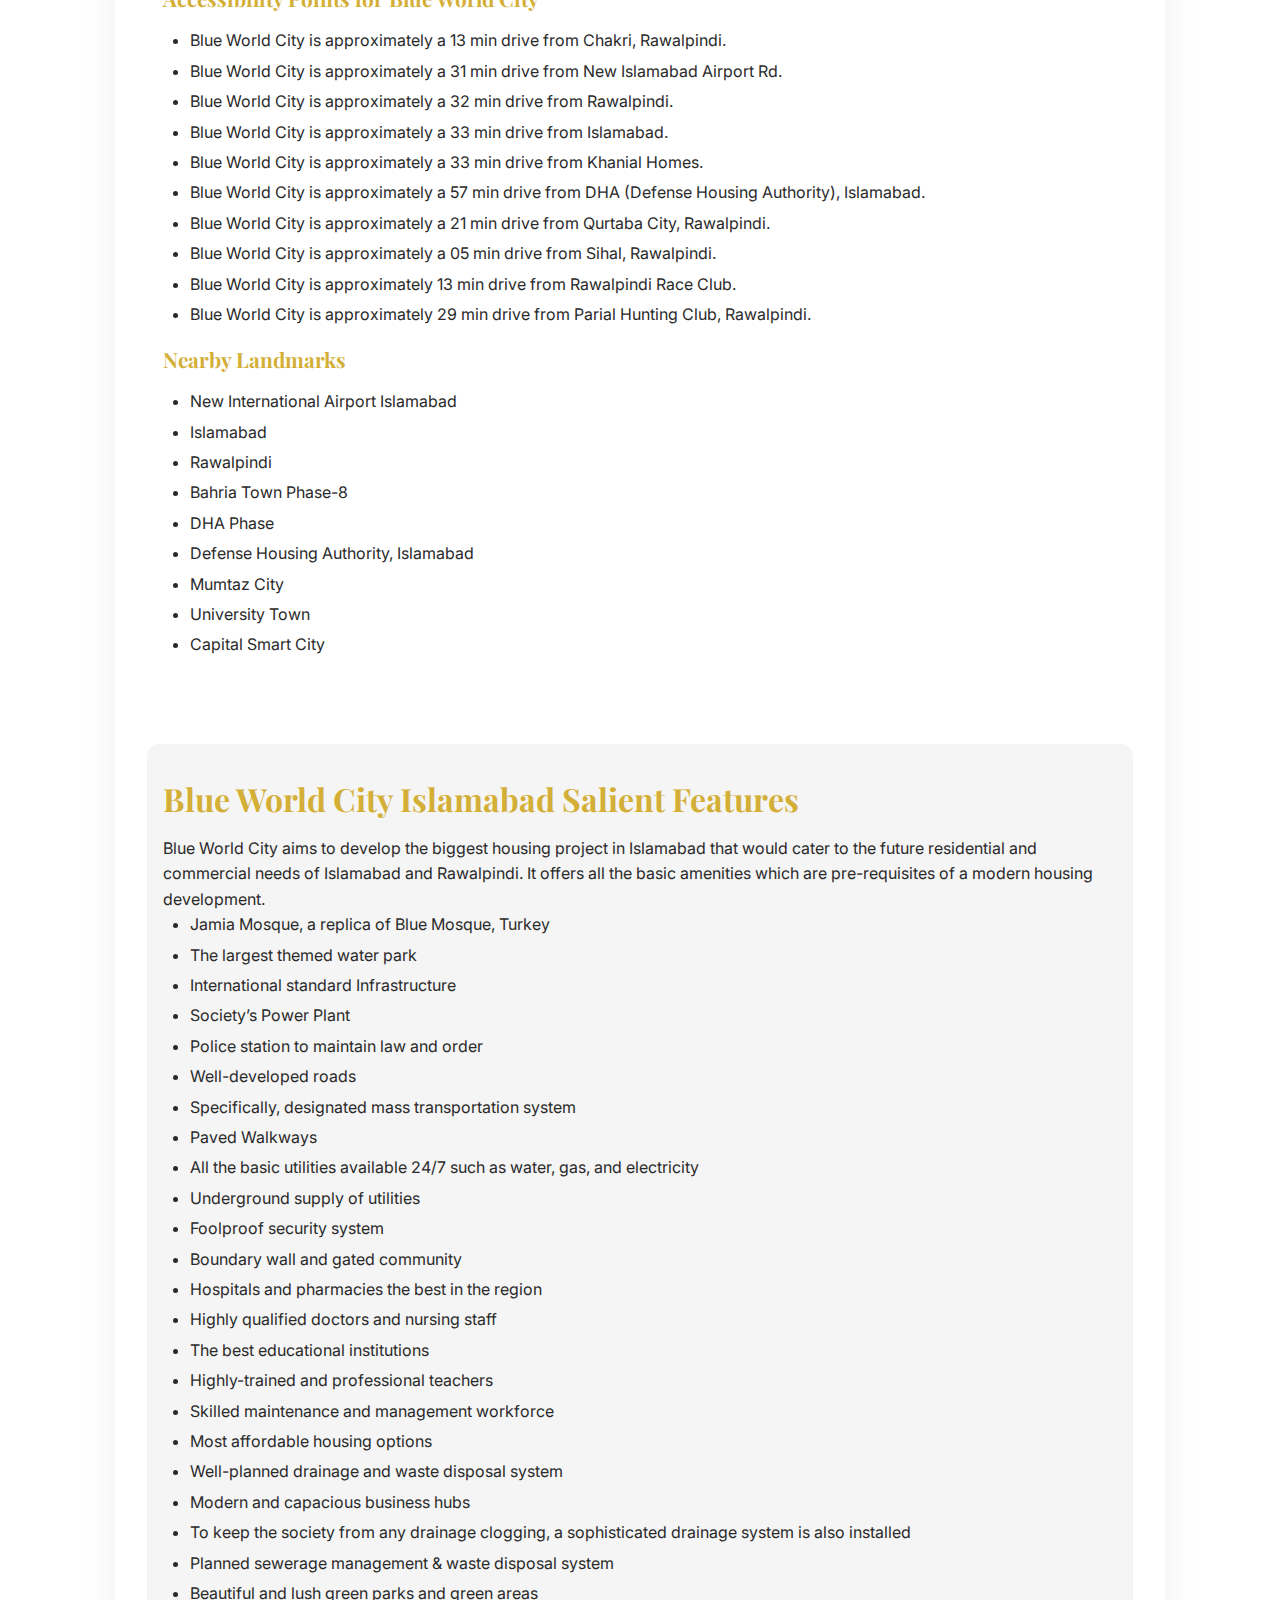
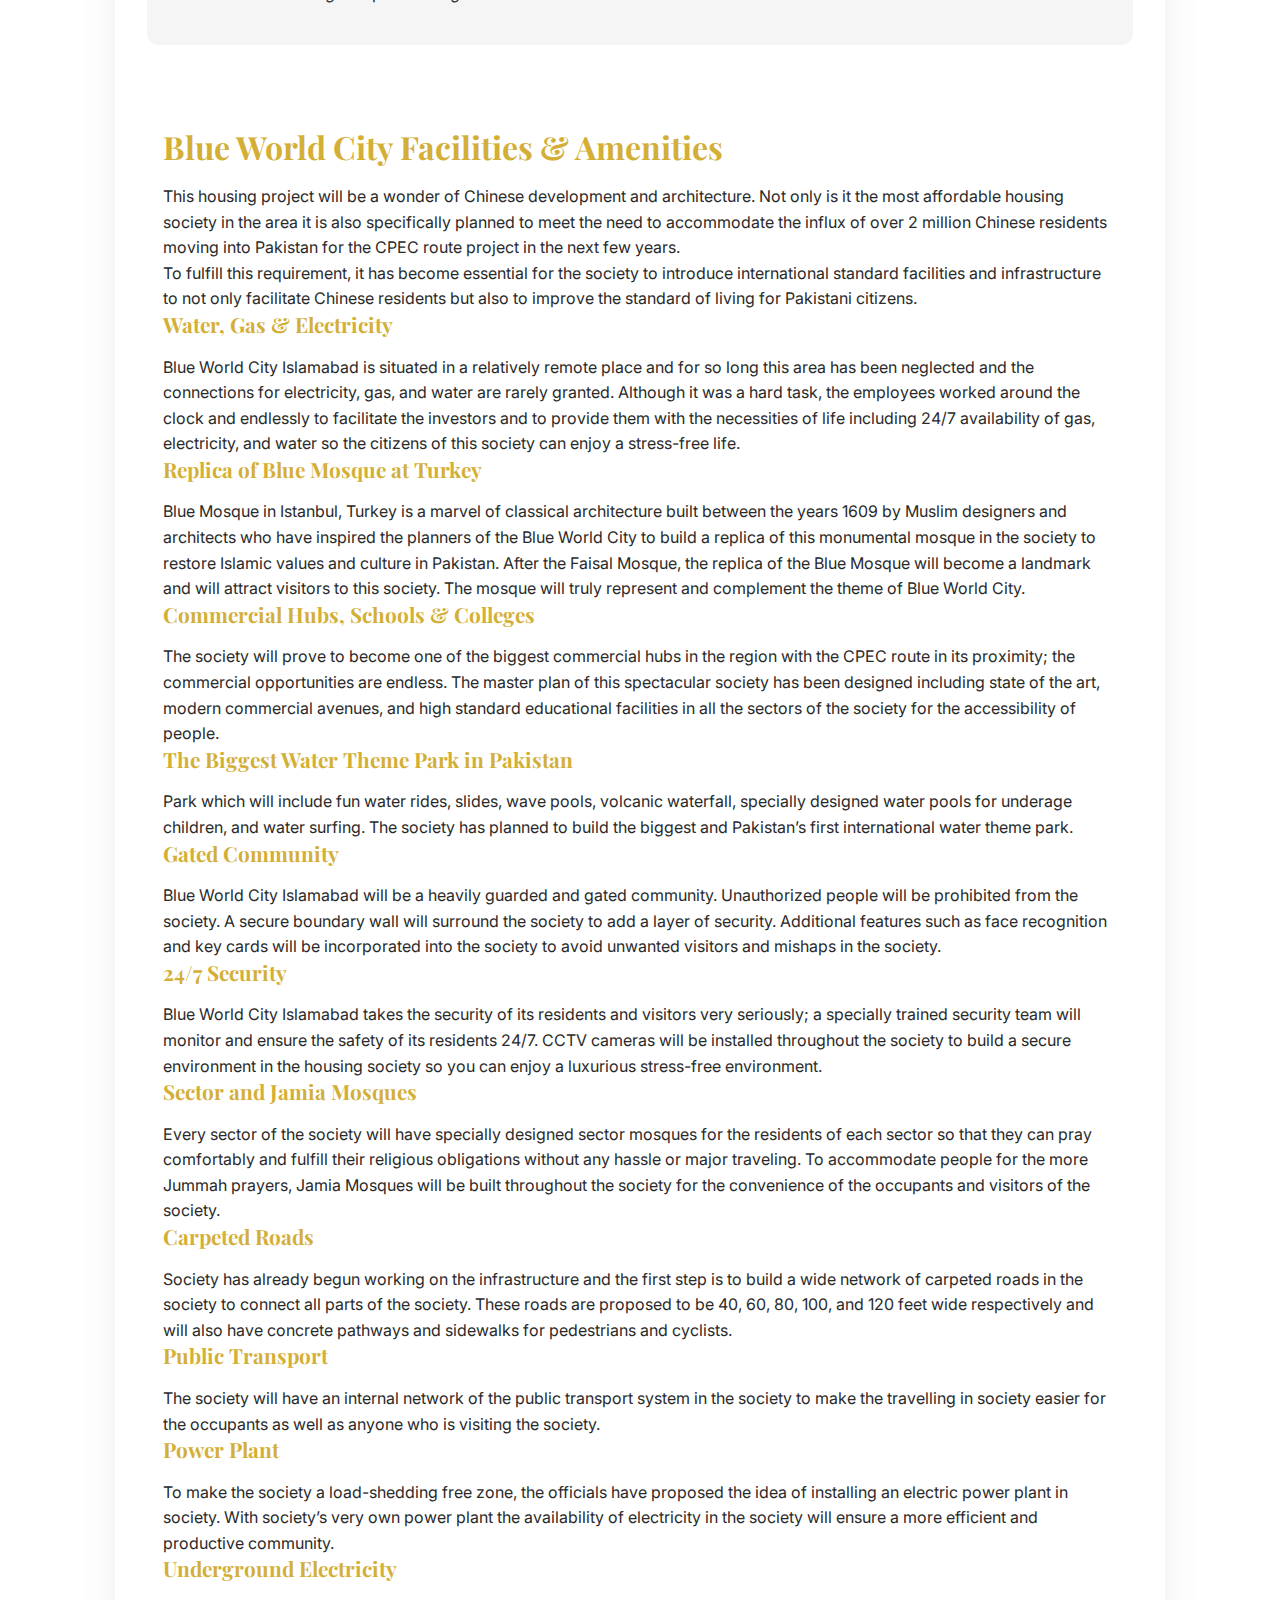
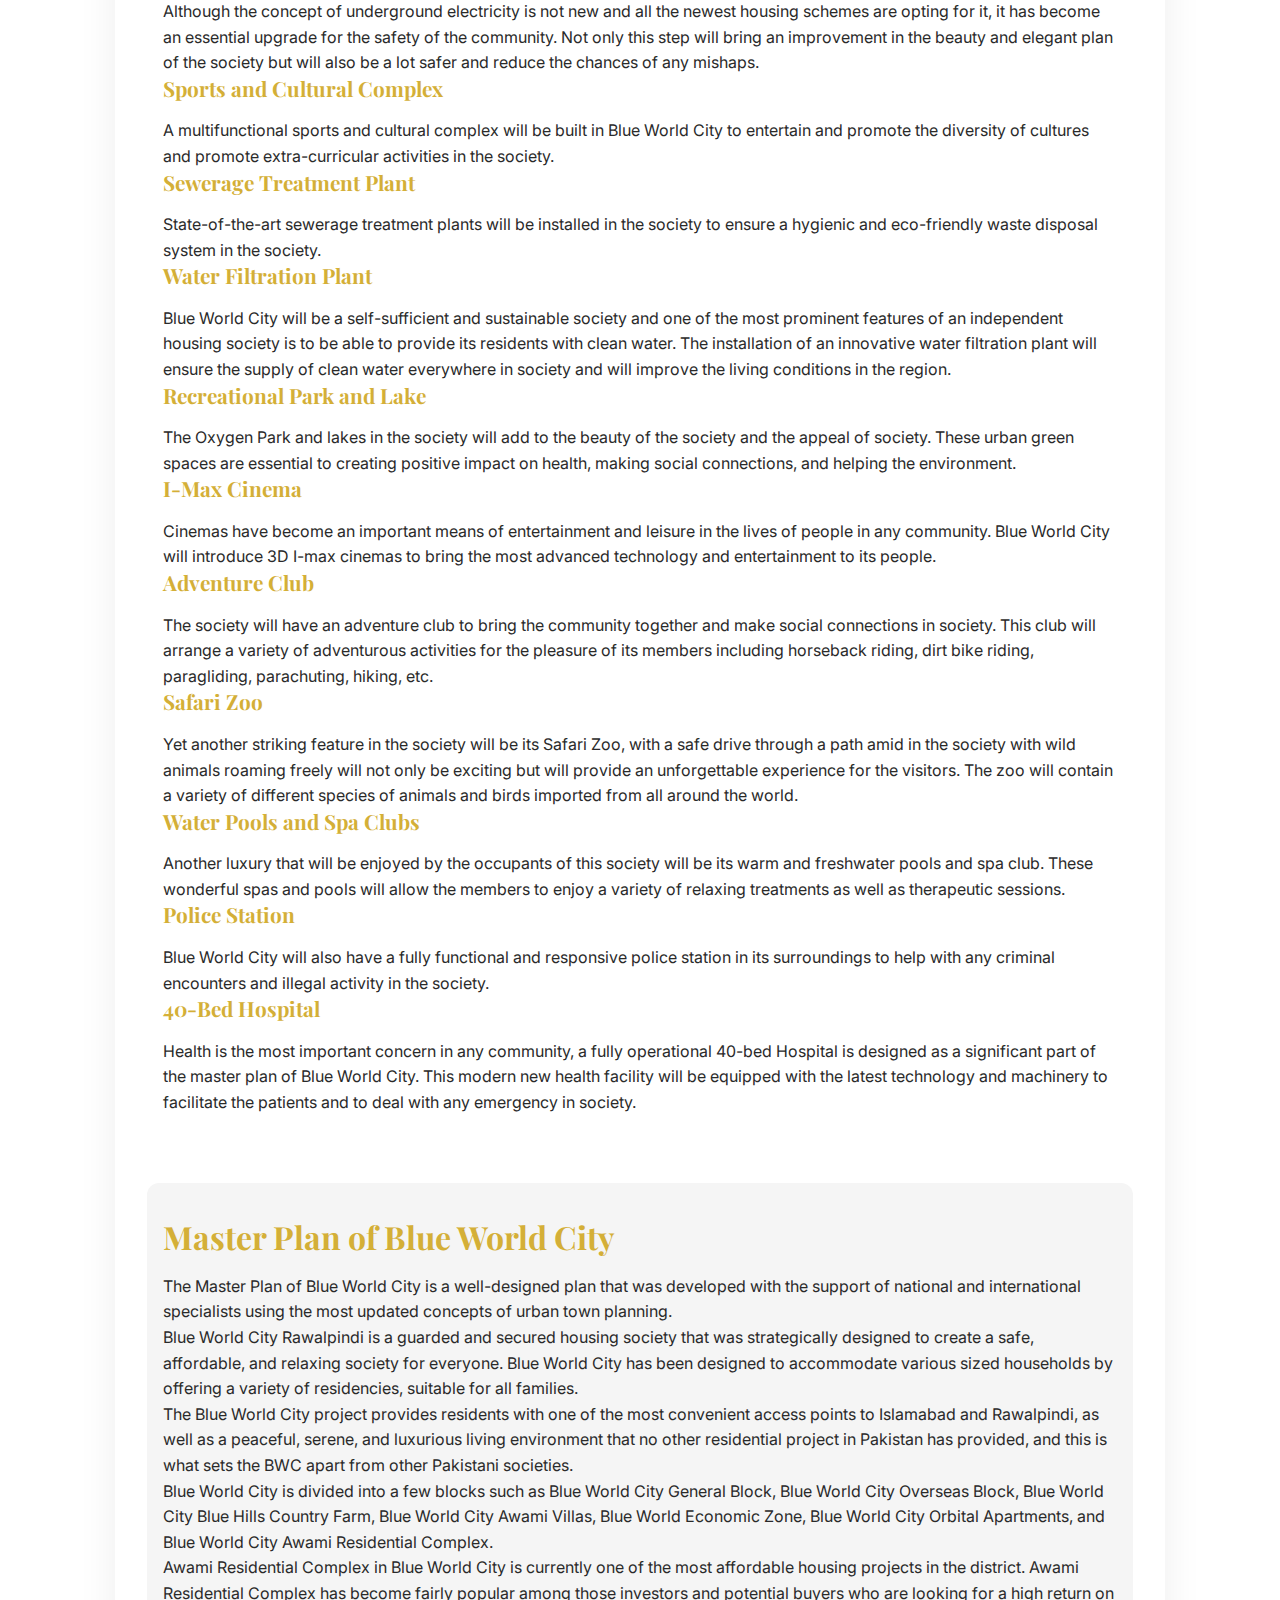
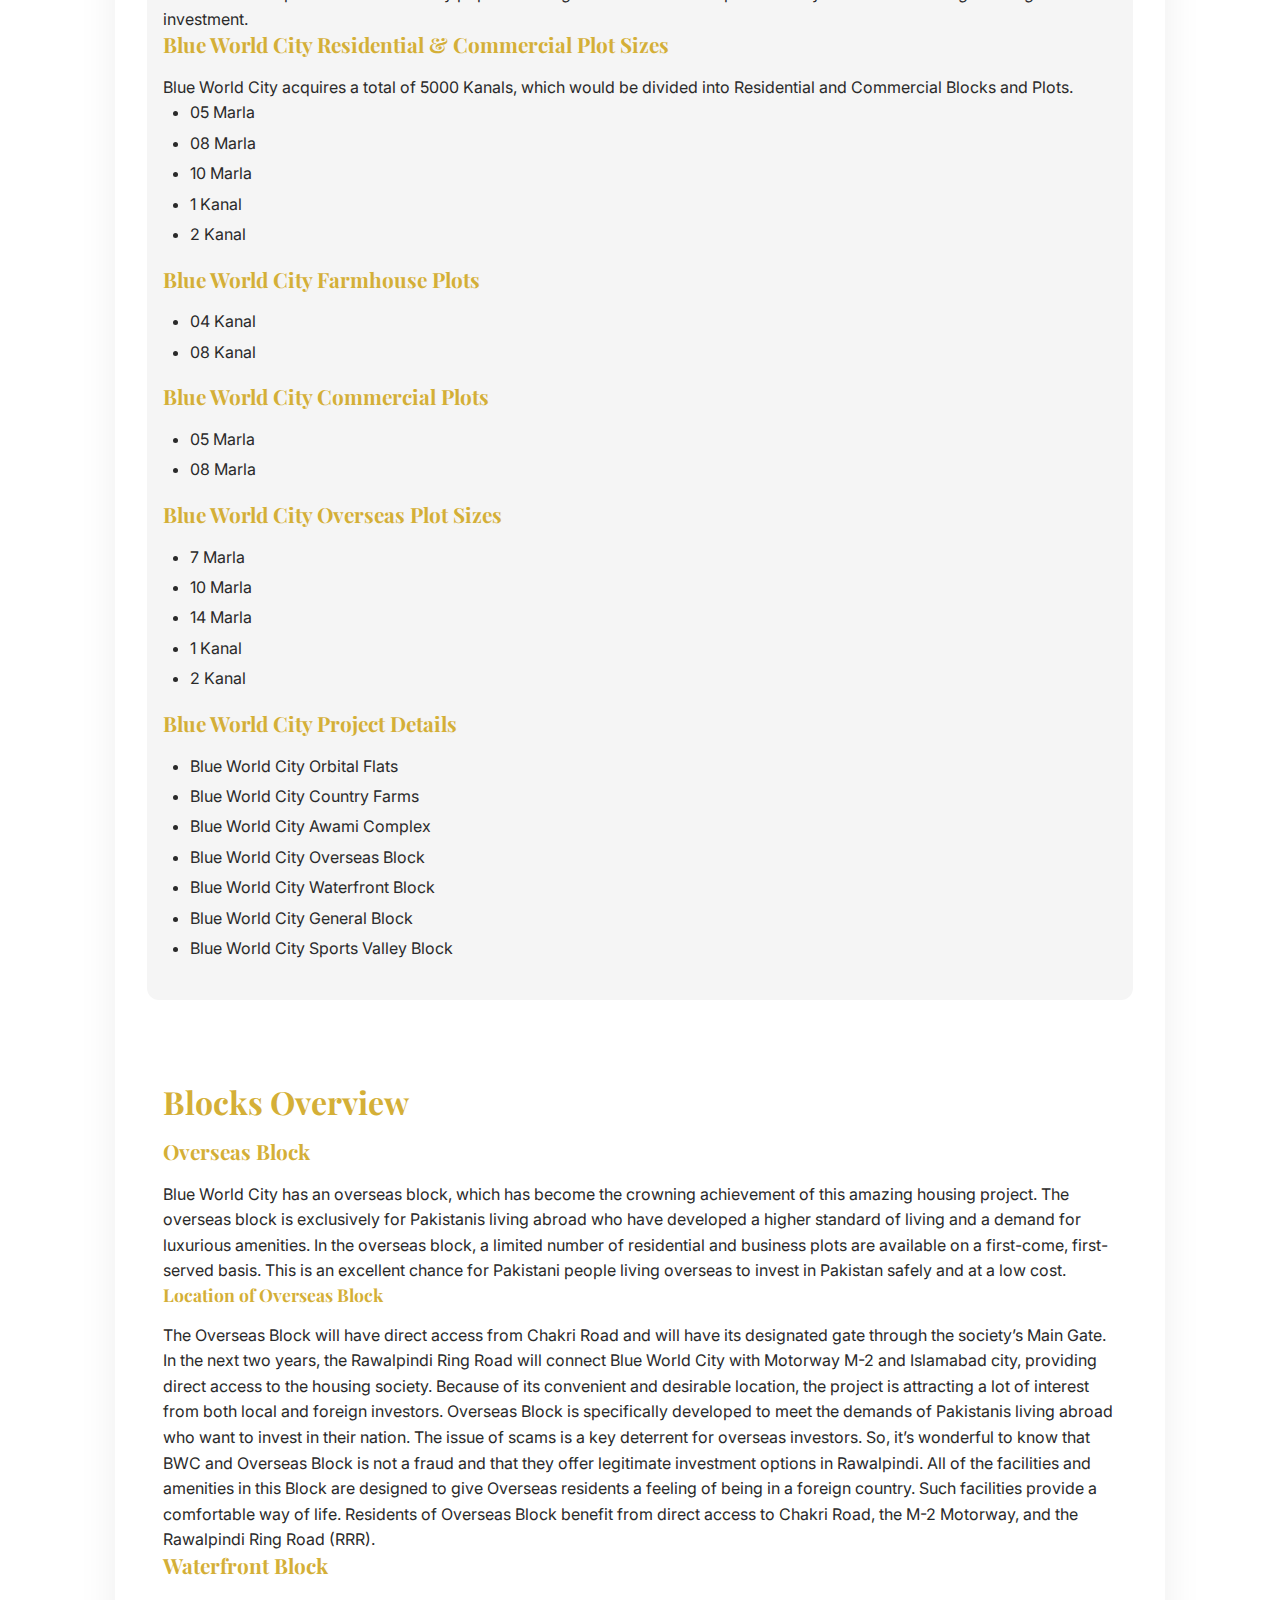
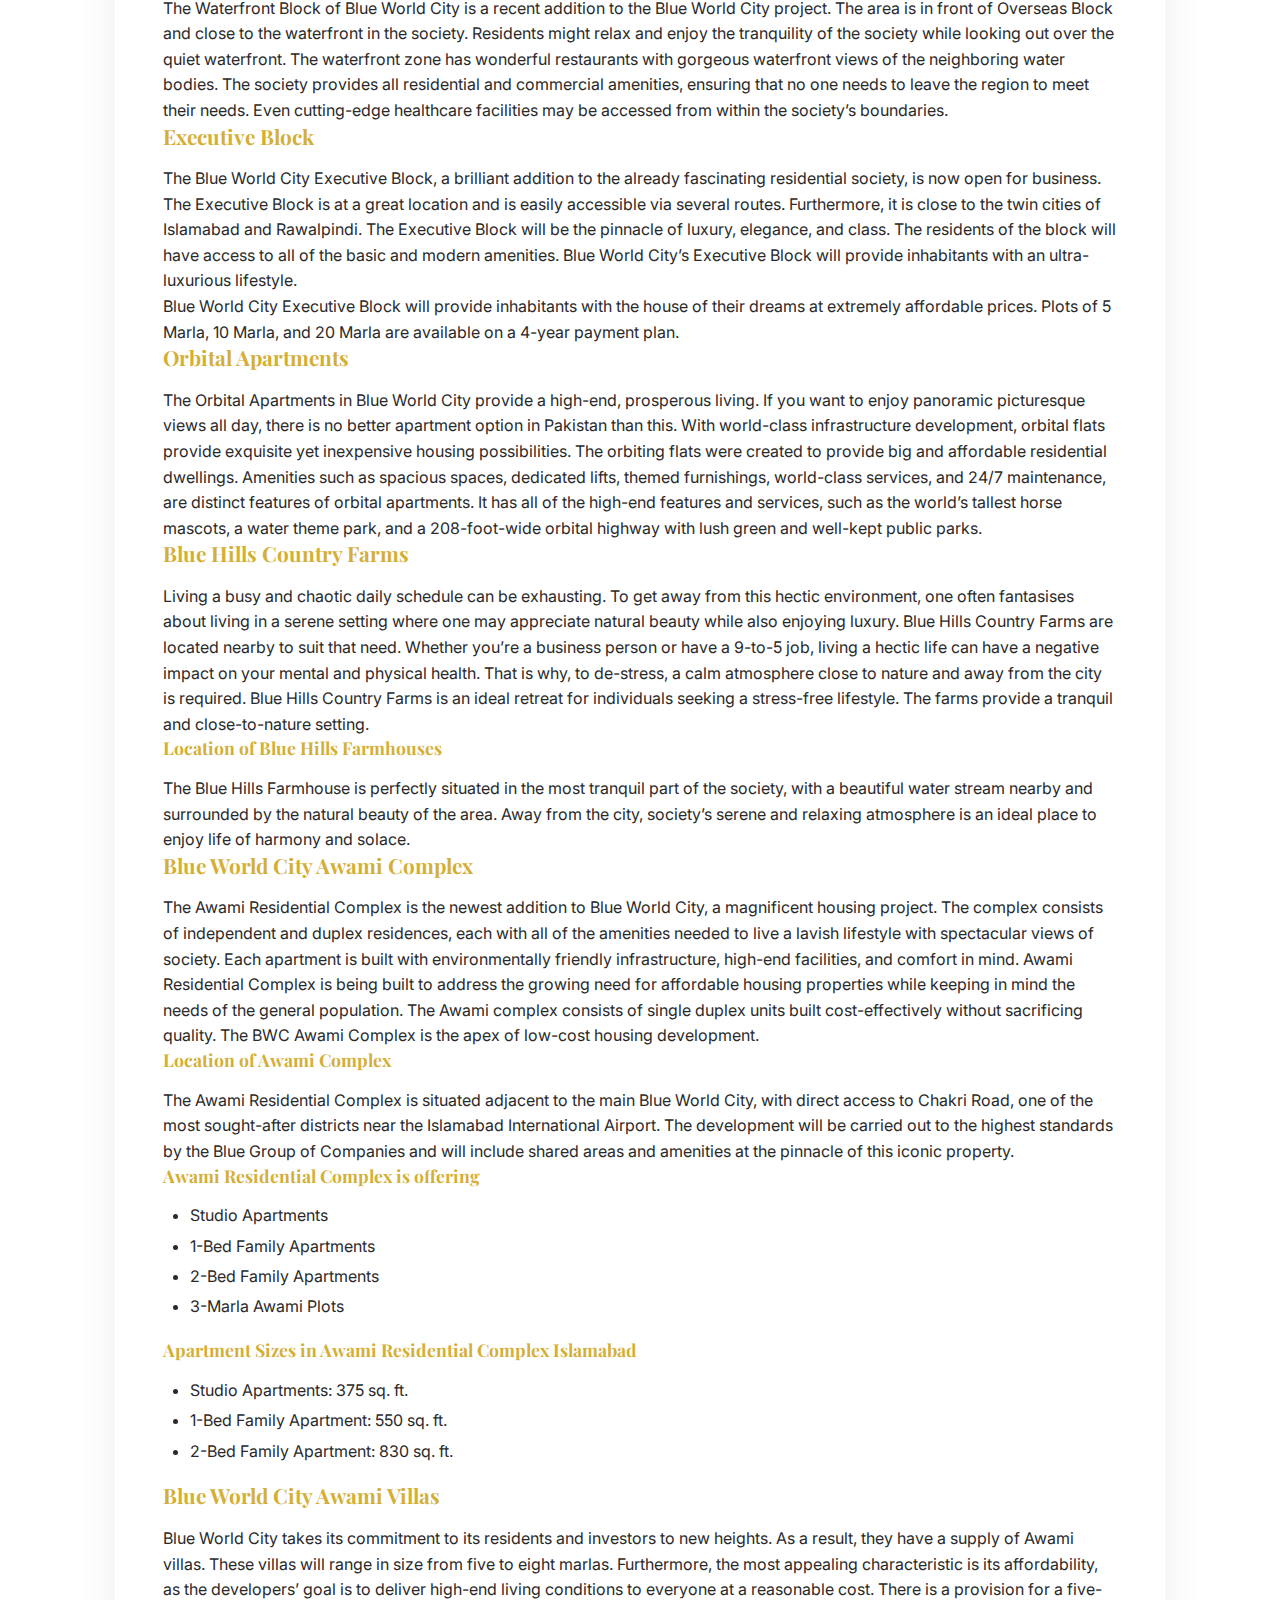
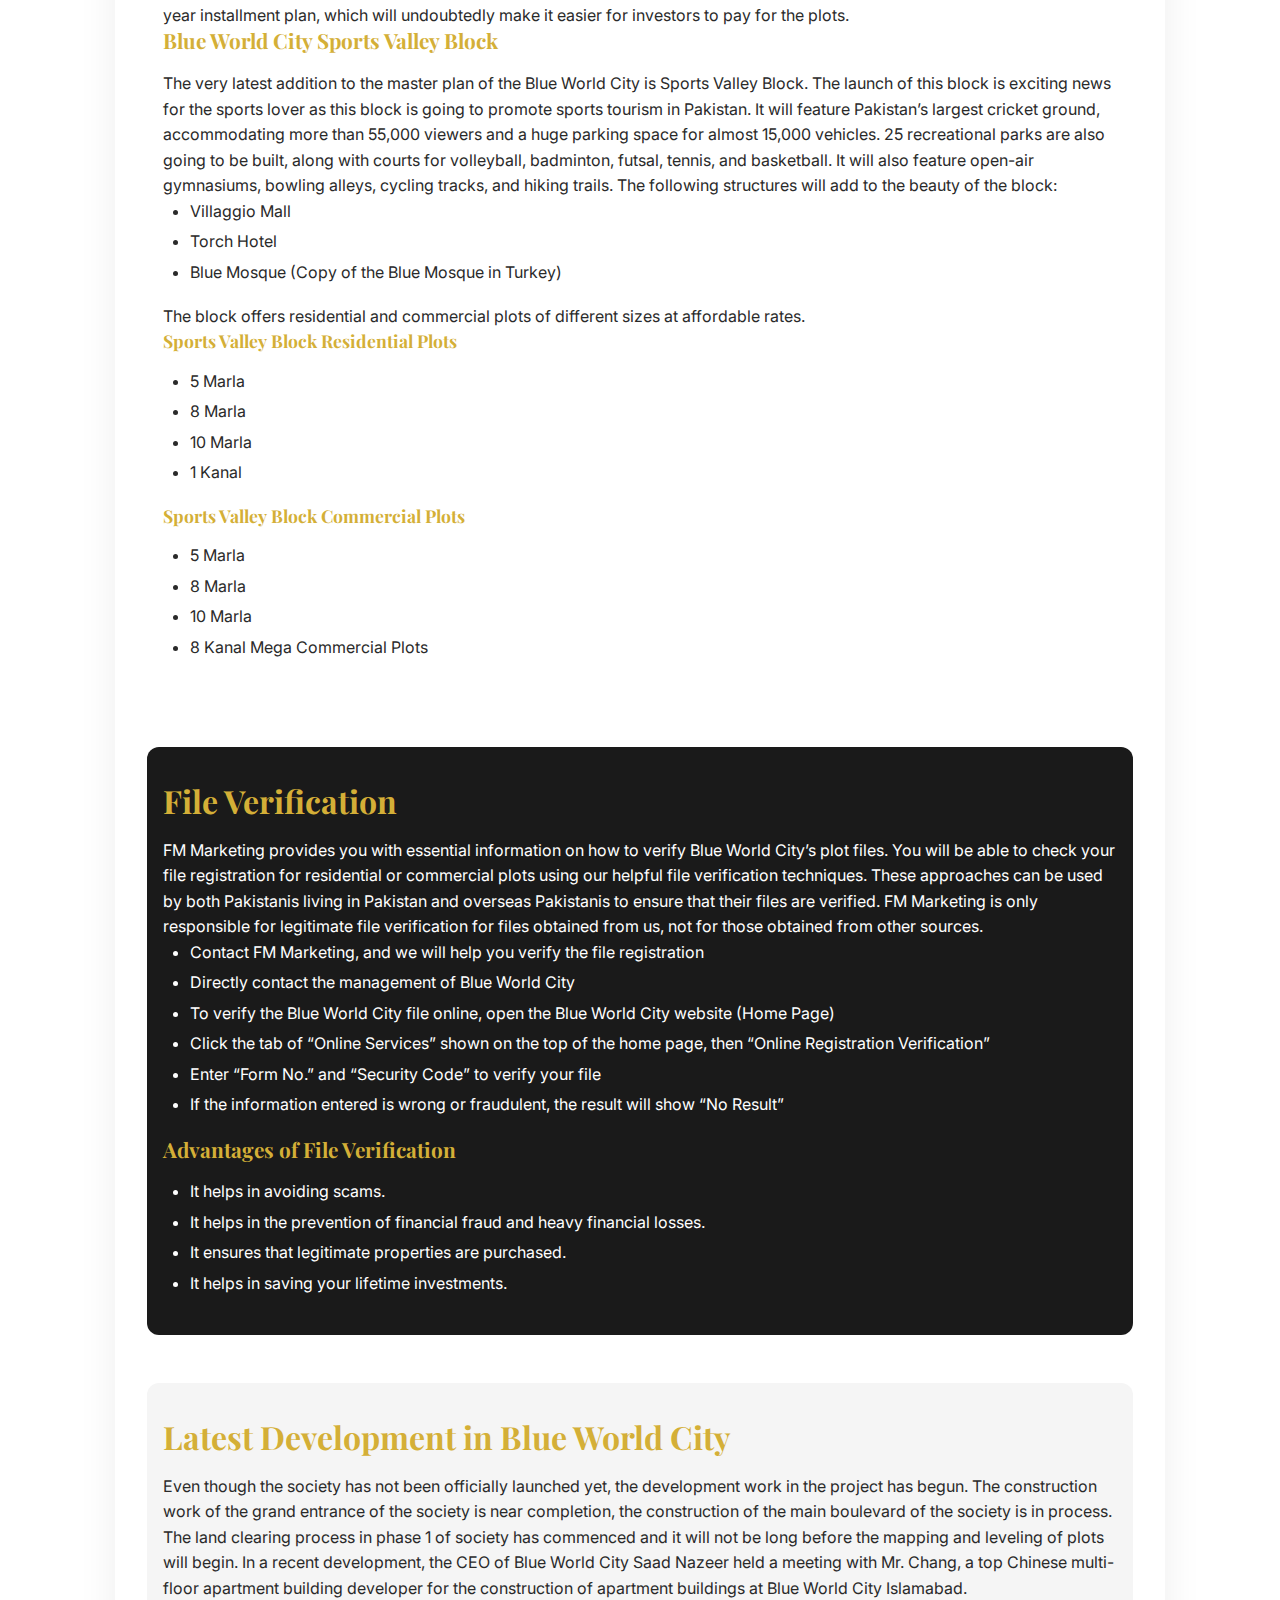
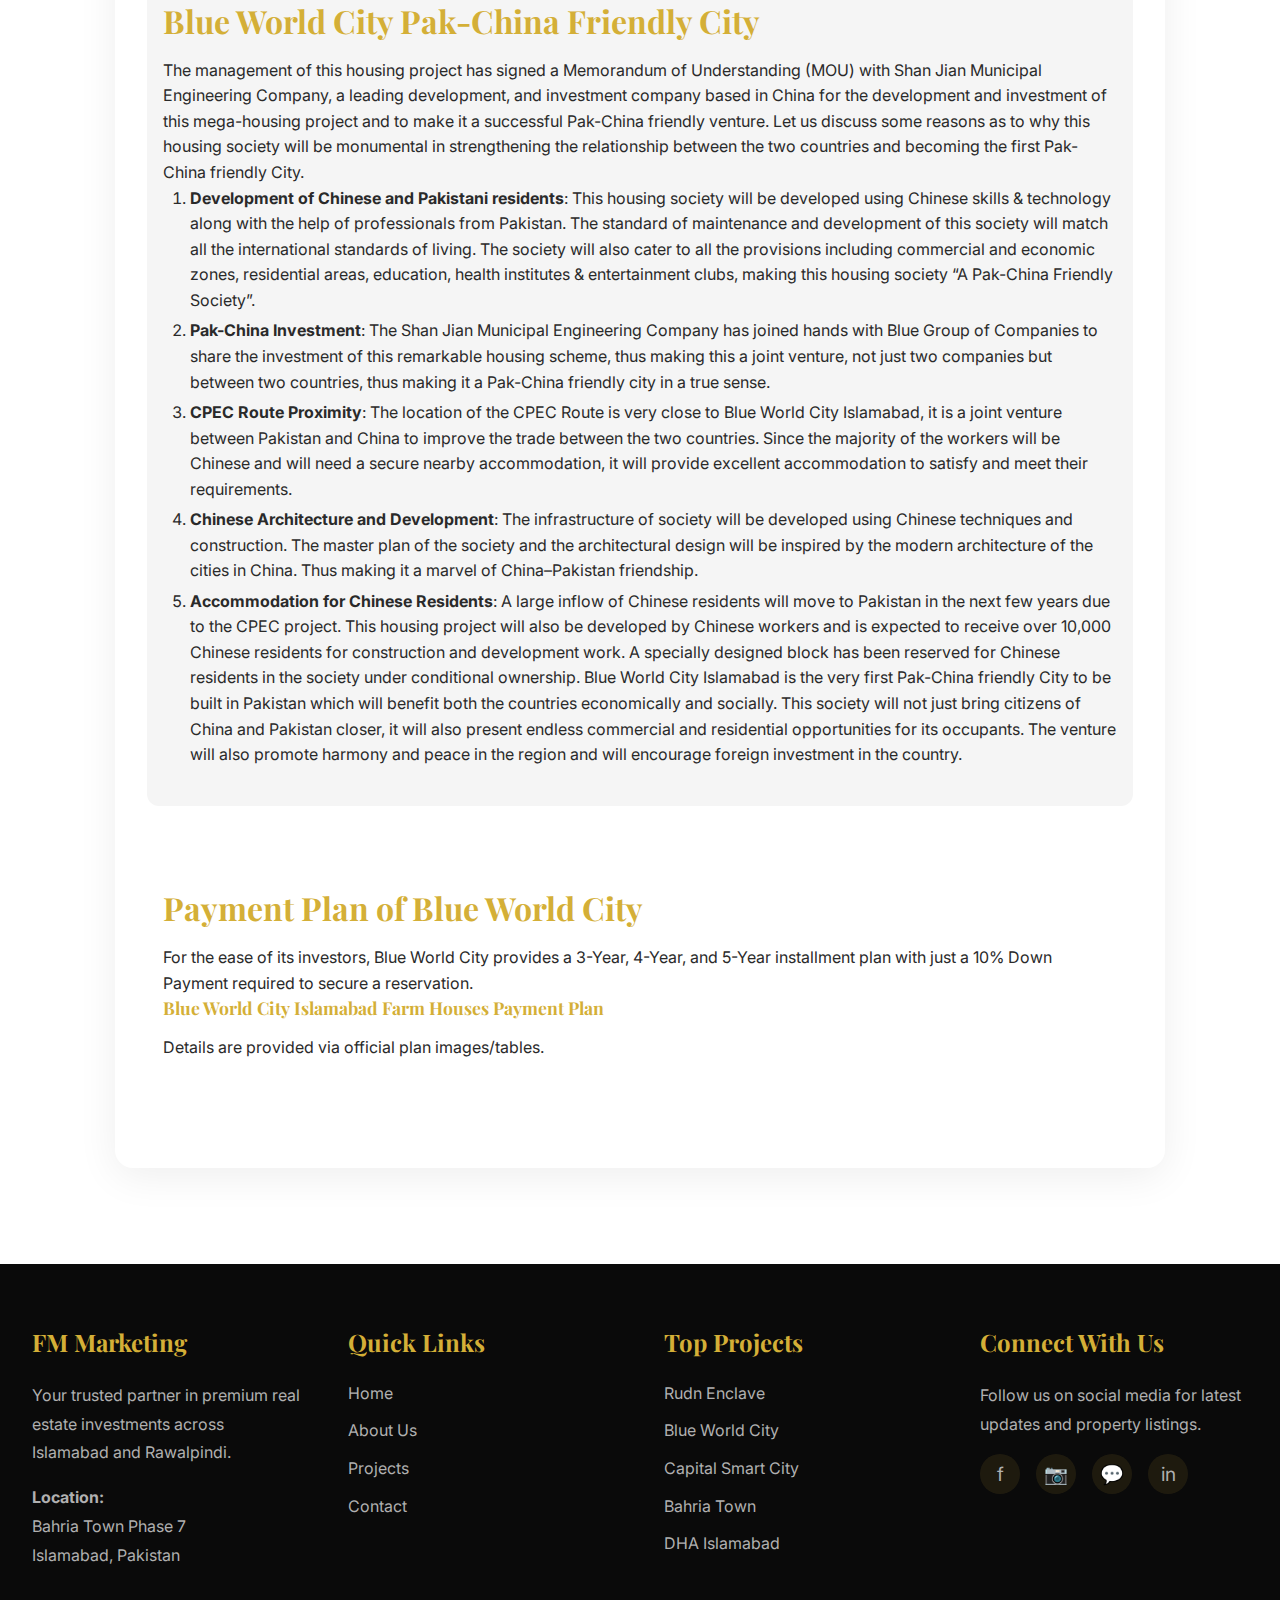
<file: projects/blue-world-city.html>
<!DOCTYPE html>
<html lang="en">

<head>
  <meta charset="UTF-8">
  <meta name="viewport" content="width=device-width, initial-scale=1.0">
  <title>Blue World City Rawalpindi - FM Marketing | Premium Residential Society</title>
  <meta name="description"
    content="Invest in Blue World City through FM Marketing. One of the most desired residential societies in Rawalpindi with world-class amenities.">
  <link rel="preconnect" href="https://fonts.googleapis.com">
  <link rel="preconnect" href="https://fonts.gstatic.com" crossorigin>
  <link
    href="https://fonts.googleapis.com/css2?family=Inter:wght@400;500;600;700&family=Playfair+Display:wght@700;900&display=swap"
    rel="stylesheet">
  <link rel="stylesheet" href="../css/styles.css">
</head>

<body>
  <nav class="navbar">
    <div class="nav-container">
    <a href="../index.html" class="logo-link">
      <img src="../images/logo.jpg" alt="FM Marketing Logo" class="logo-img">
      <span class="logo-text">FM Marketing</span>
    </a>


      <ul class="nav-menu">
        <li><a href="../index.html">Home</a></li>
        <li class="dropdown">
          <a href="#" class="dropdown-toggle">Projects ▼</a>
          <div class="dropdown-menu">
            <a href="../projects/rudn-enclave.html">Rudn Enclave</a>
            <a href="../projects/blue-world-city.html">Blue World City</a>
            <a href="../projects/park-view-city.html">Park View City</a>
            <a href="../projects/capital-smart-city.html">Capital Smart City</a>
            <a href="../projects/faisal-town-phase-2.html">Faisal Town Phase 2</a>
            <a href="../projects/lake-shore-city.html">Lake Shore City</a>
            <a href="../projects/may-fair.html">May Fair</a>
            <a href="../projects/taj-residencia.html">Taj Residencia</a>
            <a href="../projects/bahria.html">Bahria</a>
            <a href="../projects/dha.html">DHA</a>
          </div>
        </li>
        <li><a href="../about.html">About Us</a></li>
        <li><a href="../contact.html">Contact</a></li>
      </ul>
      <button class="mobile-toggle">☰</button>
    </div>
  </nav>

  <section class="page-hero" style="background-image: url('../images/luxury_modern_real_e_c28adb3c.jpg');">
  <div class="page-hero-overlay"></div>
  <div class="page-hero-content">
    <h1>Blue World City</h1>
    <h3 class="content-heading">Luxury Awaits You!</h3>
  </div>
</section>

<section class="project-details">
  <div class="content-card">
    <!-- Introduction -->
    <section class="content-section">
      <h3 class="content-heading">Introduction to Blue World City</h3>
      <p>
        Blue World City is one of the most desired residential societies in Rawalpindi which is constructed and designed
        by the Blue Group of Companies (BGC). Blue Group of Companies is in close collaboration with the world-renowned
        Shan Jian Municipal Engineering Company. Blue World City is strategically built near the Chakri Interchange and
        the newly proposed Rawalpindi Ring Road.<br><br>
        It is one of the top-ranked housing communities in Rawalpindi. Blue World City is currently one of the most
        affordable housing developments and has gained a lot of popularity from investors. Despite its size, it is the
        most cost-effective housing project built by Chinese investors, with a simple and easy payment plan that appeals
        to investors. The fact that it is close to the twin cities of Islamabad and Rawalpindi is a benefit.<br><br>
        The project is being built with the intention of becoming Pakistan’s new commercial center. Blue World City will
        be the first residential housing society to be approved as a Pak-China Friendly City. This housing scheme
        project being constructed by Chinese investment would provide a market for Pakistani and Chinese manufacturers
        with easy access to local and international clients via the CPEC route; M-2 Motorway – located near New
        Islamabad International Airport.<br><br>
        Blue World City also offers online services including blue world city verification, online installment, online
        verification of registration certificate, and application status. Because of its central location and
        state-of-the-art infrastructure, the future holds enormous potential for tremendous returns on investments in
        this housing society.<br><br>
        Blue World City is a fantastic option for real estate investors and the general public wishing to buy or build
        their dream house. The most appealing aspect of this project is the reasonable payment plan. People nowadays
        seek a home in an urbanised setting with world-class amenities and natural vegetation.<br><br>
        Blue World City is divided into a few Blocks such as Blue World City General Block, Blue World City Overseas
        Block, Blue World City Blue Hills Country Farms, Blue World City Awami Villas, Blue World Economic Zone, Blue
        World City Orbital Apartments, and Blue World City Awami Residential Complex.<br><br>
        <span class="content-highlight">
          Awami Residential Complex in Blue World City is currently one of the most affordable housing projects in the
          district. Awami Residential Complex has become fairly popular with investors and those searching for a property
          on a budget and a reasonable payment schedule providing an ideal alternative for investors who are looking for
          a high return on investment ratio.
        </span>
      </p>
    </section>

    <!-- NOC -->
    <section class="content-section content-section-dark">
      <h3 class="content-heading">Blue World City – No Objection Certificate – NOC</h3>
      <p>
        Initially, the Rawalpindi Development Authority (RDA) approved Blue World City Rawalpindi in the Preliminary
        Planning Permission for around 427 Kanal of land. Later on, the No Objection Certificate (NOC) of Blue World
        City society status from the RDA was added to the list of under-processing societies after a new application was
        filed.<br><br>
        The District Council, in Letter No. 532/10/DC dated 07-08-2018, issued a letter regarding Blue World City’s NOC.
        After signing the 2021 Local Bodies Ordinance by Governor Punjab, the government addressed the jurisdictional
        disagreement between the Rawalpindi Development Authority (RDA) and the District. The District Council will have
        to approve all residential housing societies under this Ordinance.<br><br>
        After all of this debate, Blue World City was awarded final approval, resulting in a rise in plot prices shortly.
        The Blue World City’s NOC is undergoing another round of approval. The owners are optimistic that the housing
        society’s NOC will be approved soon.<br><br>
        <span class="content-highlight-dark">
          However, due to its progress and development, there is a good likelihood that Blue World City will soon be a
          fully legalized housing society by RDA. The NOC of any residential project is deemed extremely crucial to all
          the people interested and affected by it because after the NOC has been received the project is considered
          legalized which fosters trust in the community and its developers.
        </span>
      </p>
    </section>

    <!-- Features -->
    <section class="content-section">
      <h3 class="content-heading">Features of Blue World City</h3>
      <div class="features-grid">
        <div class="feature-item"><div class="feature-icon">🔒</div><div><h4>High-alert Security</h4></div></div>
        <div class="feature-item"><div class="feature-icon">🌳</div><div><h4>Lush Green Landscapes</h4></div></div>
        <div class="feature-item"><div class="feature-icon">🏗️</div><div><h4>International Infrastructure</h4></div></div>
        <div class="feature-item"><div class="feature-icon">🏬</div><div><h4>Luxury Malls</h4></div></div>
        <div class="feature-item"><div class="feature-icon">🎢</div><div><h4>Theme park</h4></div></div>
        <div class="feature-item"><div class="feature-icon">🏊</div><div><h4>Swimming pools</h4></div></div>
        <div class="feature-item"><div class="feature-icon">🏃</div><div><h4>Racing track</h4></div></div>
        <div class="feature-item"><div class="feature-icon">🏅</div><div><h4>Futuristic amenities</h4></div></div>
        <div class="feature-item"><div class="feature-icon">⛳</div><div><h4>Golf course</h4></div></div>
        <div class="feature-item"><div class="feature-icon">🏢</div><div><h4>Luxurious business center</h4></div></div>
        <div class="feature-item"><div class="feature-icon">🏫</div><div><h4>International standard schools & colleges</h4></div></div>
        <div class="feature-item"><div class="feature-icon">🏞️</div><div><h4>Parks, lakes, and hills</h4></div></div>
        <div class="feature-item"><div class="feature-icon">🏥</div><div><h4>Fully functional health center</h4></div></div>
        <div class="feature-item"><div class="feature-icon">🍽️</div><div><h4>Branded shopping and eatery</h4></div></div>
        <div class="feature-item"><div class="feature-icon">🏨</div><div><h4>Spa, gym facilities & fine dining</h4></div></div>
        <div class="feature-item"><div class="feature-icon">🕌</div><div><h4>Community’s grand mosque</h4></div></div>
        <div class="feature-item"><div class="feature-icon">🏋️</div><div><h4>Community’s gymnasium</h4></div></div>
        <div class="feature-item"><div class="feature-icon">⚰️</div><div><h4>Community’s graveyard</h4></div></div>
        <div class="feature-item"><div class="feature-icon">🏢</div><div><h4>Apartments</h4></div></div>
      </div>
    </section>

    <!-- Owners & Developers -->
    <section class="content-section content-section-light">
      <h3 class="content-heading">Blue World City – Owners & Developers</h3>
      <p>
        Blue World City is a project of the Blue Group of Companies which is owned by Saad Nazir, the son of Lahore’s
        ex-Deputy Commissioner Ch. Nazeer. Blue Group of Companies has struck a memorandum of understanding (MOU) with
        Shan Jian Municipal Engineering Company, a globally recognized Chinese firm, to ensure that the promise of
        world-class development is delivered in Pakistan.
      </p>
      <h4 class="content-heading" style="font-size:1.3rem;">Blue Group of Companies</h4>
      <p>
        The Blue Group of Companies was founded in Lahore in 1989. Initially, the company offered architectural design
        and construction services. By attracting the attention of clients and respectable investors in the industry, the
        company was able to quickly establish a solid reputation as a trustworthy and professional organisation. The
        company is now regarded as one of Pakistan’s top five real-estate development firms, with a global presence.<br><br>
        Since then, the company has worked hard to establish itself as a one-stop-shop for a wide range of services,
        including real estate development, marketing, architectural design, construction, IT support, and commercial
        printing. The company has also started a retail operation in addition to these services. It also has a number of
        convenience stores and clothing companies under its belt. The Blue Group of Companies has employed approximately
        300 dedicated individuals who serve in a variety of positions, making it one of Pakistan’s most diverse
        corporations.
      </p>
      <h4 class="content-heading" style="font-size:1.3rem;">Company Structure</h4>
      <ul>
        <li>Blue Bricks</li>
        <li>Blue Properties</li>
        <li>Blue Palms</li>
        <li>Blue Technologies</li>
        <li>WPZ</li>
        <li>Blue Media</li>
        <li>Mart Blue</li>
        <li>Brands Square</li>
        <li>Artimmix</li>
      </ul>
      <p>
        Previous Property Projects by BGC: Rawalpindi Development Authority (RDA) had issued planning permission to Blue
        World City against Vide Letter no. 532/10/DC Dated: 07-08-2018. In the beginning, Preliminary Planning
        Permission for around 427 Kanal of land was granted to Blue World City Islamabad.
      </p>
    </section>

    <!-- Location -->
    <section class="content-section">
      <h3 class="content-heading">Location of Blue World City</h3>
      <p>
        Blue World City Rawalpindi is located near the Chakri Interchange on the main Chakri Road, with direct access
        from the M-2 Lahore-Islamabad Motorway. Blue World City is also one of the housing societies near twin cities,
        as well as very close to the New International Airport Islamabad.<br><br>
        Blue World City delivers a lavish lifestyle away from all the hustle and bustle of city life and offers a calm,
        pleasant, and elegant living environment that no other housing project in Pakistan offers its residents. This is
        how we distinguish the Blue World City from other Rawalpindi housing societies.<br><br>
        The Blue World City project offers one of the most convenient access points to Islamabad and Rawalpindi while
        also providing a peaceful, serene, and luxurious living environment that no other residential project in
        Pakistan has provided, and this is what sets the BWC apart from other Pakistani societies.
      </p>

      <h4 class="content-heading" style="font-size:1.3rem;">Accessibility Points for Blue World City</h4>
      <ul>
        <li>Blue World City is approximately a 13 min drive from Chakri, Rawalpindi.</li>
        <li>Blue World City is approximately a 31 min drive from New Islamabad Airport Rd.</li>
        <li>Blue World City is approximately a 32 min drive from Rawalpindi.</li>
        <li>Blue World City is approximately a 33 min drive from Islamabad.</li>
        <li>Blue World City is approximately a 33 min drive from Khanial Homes.</li>
        <li>Blue World City is approximately a 57 min drive from DHA (Defense Housing Authority), Islamabad.</li>
        <li>Blue World City is approximately a 21 min drive from Qurtaba City, Rawalpindi.</li>
        <li>Blue World City is approximately a 05 min drive from Sihal, Rawalpindi.</li>
        <li>Blue World City is approximately 13 min drive from Rawalpindi Race Club.</li>
        <li>Blue World City is approximately 29 min drive from Parial Hunting Club, Rawalpindi.</li>
      </ul>

      <h4 class="content-heading" style="font-size:1.3rem;">Nearby Landmarks</h4>
      <ul>
        <li>New International Airport Islamabad</li>
        <li>Islamabad</li>
        <li>Rawalpindi</li>
        <li>Bahria Town Phase-8</li>
        <li>DHA Phase</li>
        <li>Defense Housing Authority, Islamabad</li>
        <li>Mumtaz City</li>
        <li>University Town</li>
        <li>Capital Smart City</li>
      </ul>
    </section>

    <!-- Salient Features -->
    <section class="content-section content-section-light">
      <h3 class="content-heading">Blue World City Islamabad Salient Features</h3>
      <p>
        Blue World City aims to develop the biggest housing project in Islamabad that would cater to the future
        residential and commercial needs of Islamabad and Rawalpindi. It offers all the basic amenities which are
        pre-requisites of a modern housing development.
      </p>
      <ul>
        <li>Jamia Mosque, a replica of Blue Mosque, Turkey</li>
        <li>The largest themed water park</li>
        <li>International standard Infrastructure</li>
        <li>Society’s Power Plant</li>
        <li>Police station to maintain law and order</li>
        <li>Well-developed roads</li>
        <li>Specifically, designated mass transportation system</li>
        <li>Paved Walkways</li>
        <li>All the basic utilities available 24/7 such as water, gas, and electricity</li>
        <li>Underground supply of utilities</li>
        <li>Foolproof security system</li>
        <li>Boundary wall and gated community</li>
        <li>Hospitals and pharmacies the best in the region</li>
        <li>Highly qualified doctors and nursing staff</li>
        <li>The best educational institutions</li>
        <li>Highly-trained and professional teachers</li>
        <li>Skilled maintenance and management workforce</li>
        <li>Most affordable housing options</li>
        <li>Well-planned drainage and waste disposal system</li>
        <li>Modern and capacious business hubs</li>
        <li>To keep the society from any drainage clogging, a sophisticated drainage system is also installed</li>
        <li>Planned sewerage management & waste disposal system</li>
        <li>Beautiful and lush green parks and green areas</li>
      </ul>
    </section>

    <!-- Facilities & Amenities -->
    <section class="content-section">
      <h3 class="content-heading">Blue World City Facilities & Amenities</h3>
      <p>
        This housing project will be a wonder of Chinese development and architecture. Not only is it the most
        affordable housing society in the area it is also specifically planned to meet the need to accommodate the
        influx of over 2 million Chinese residents moving into Pakistan for the CPEC route project in the next few
        years.
      </p>
      <p>
        To fulfill this requirement, it has become essential for the society to introduce international standard
        facilities and infrastructure to not only facilitate Chinese residents but also to improve the standard of
        living for Pakistani citizens.
      </p>
      <h4 class="content-heading" style="font-size:1.3rem;">Water, Gas & Electricity</h4>
      <p>
        Blue World City Islamabad is situated in a relatively remote place and for so long this area has been neglected
        and the connections for electricity, gas, and water are rarely granted. Although it was a hard task, the
        employees worked around the clock and endlessly to facilitate the investors and to provide them with the
        necessities of life including 24/7 availability of gas, electricity, and water so the citizens of this society
        can enjoy a stress-free life.
      </p>
      <h4 class="content-heading" style="font-size:1.3rem;">Replica of Blue Mosque at Turkey</h4>
      <p>
        Blue Mosque in Istanbul, Turkey is a marvel of classical architecture built between the years 1609 by Muslim
        designers and architects who have inspired the planners of the Blue World City to build a replica of this
        monumental mosque in the society to restore Islamic values and culture in Pakistan. After the Faisal Mosque, the
        replica of the Blue Mosque will become a landmark and will attract visitors to this society. The mosque will
        truly represent and complement the theme of Blue World City.
      </p>
      <h4 class="content-heading" style="font-size:1.3rem;">Commercial Hubs, Schools & Colleges</h4>
      <p>
        The society will prove to become one of the biggest commercial hubs in the region with the CPEC route in its
        proximity; the commercial opportunities are endless. The master plan of this spectacular society has been
        designed including state of the art, modern commercial avenues, and high standard educational facilities in all
        the sectors of the society for the accessibility of people.
      </p>
      <h4 class="content-heading" style="font-size:1.3rem;">The Biggest Water Theme Park in Pakistan</h4>
      <p>
        Park which will include fun water rides, slides, wave pools, volcanic waterfall, specially designed water pools
        for underage children, and water surfing. The society has planned to build the biggest and Pakistan’s first
        international water theme park.
      </p>
      <h4 class="content-heading" style="font-size:1.3rem;">Gated Community</h4>
      <p>
        Blue World City Islamabad will be a heavily guarded and gated community. Unauthorized people will be prohibited
        from the society. A secure boundary wall will surround the society to add a layer of security. Additional
        features such as face recognition and key cards will be incorporated into the society to avoid unwanted visitors
        and mishaps in the society.
      </p>
      <h4 class="content-heading" style="font-size:1.3rem;">24/7 Security</h4>
      <p>
        Blue World City Islamabad takes the security of its residents and visitors very seriously; a specially trained
        security team will monitor and ensure the safety of its residents 24/7. CCTV cameras will be installed
        throughout the society to build a secure environment in the housing society so you can enjoy a luxurious
        stress-free environment.
      </p>
      <h4 class="content-heading" style="font-size:1.3rem;">Sector and Jamia Mosques</h4>
      <p>
        Every sector of the society will have specially designed sector mosques for the residents of each sector so that
        they can pray comfortably and fulfill their religious obligations without any hassle or major traveling. To
        accommodate people for the more Jummah prayers, Jamia Mosques will be built throughout the society for the
        convenience of the occupants and visitors of the society.
      </p>
      <h4 class="content-heading" style="font-size:1.3rem;">Carpeted Roads</h4>
      <p>
        Society has already begun working on the infrastructure and the first step is to build a wide network of
        carpeted roads in the society to connect all parts of the society. These roads are proposed to be 40, 60, 80,
        100, and 120 feet wide respectively and will also have concrete pathways and sidewalks for pedestrians and
        cyclists.
      </p>
      <h4 class="content-heading" style="font-size:1.3rem;">Public Transport</h4>
      <p>
        The society will have an internal network of the public transport system in the society to make the travelling
        in society easier for the occupants as well as anyone who is visiting the society.
      </p>
      <h4 class="content-heading" style="font-size:1.3rem;">Power Plant</h4>
      <p>
        To make the society a load-shedding free zone, the officials have proposed the idea of installing an electric
        power plant in society. With society’s very own power plant the availability of electricity in the society will
        ensure a more efficient and productive community.
      </p>
      <h4 class="content-heading" style="font-size:1.3rem;">Underground Electricity</h4>
      <p>
        Although the concept of underground electricity is not new and all the newest housing schemes are opting for it,
        it has become an essential upgrade for the safety of the community. Not only this step will bring an improvement
        in the beauty and elegant plan of the society but will also be a lot safer and reduce the chances of any
        mishaps.
      </p>
      <h4 class="content-heading" style="font-size:1.3rem;">Sports and Cultural Complex</h4>
      <p>
        A multifunctional sports and cultural complex will be built in Blue World City to entertain and promote the
        diversity of cultures and promote extra-curricular activities in the society.
      </p>
      <h4 class="content-heading" style="font-size:1.3rem;">Sewerage Treatment Plant</h4>
      <p>
        State-of-the-art sewerage treatment plants will be installed in the society to ensure a hygienic and
        eco-friendly waste disposal system in the society.
      </p>
      <h4 class="content-heading" style="font-size:1.3rem;">Water Filtration Plant</h4>
      <p>
        Blue World City will be a self-sufficient and sustainable society and one of the most prominent features of an
        independent housing society is to be able to provide its residents with clean water. The installation of an
        innovative water filtration plant will ensure the supply of clean water everywhere in society and will improve
        the living conditions in the region.
      </p>
      <h4 class="content-heading" style="font-size:1.3rem;">Recreational Park and Lake</h4>
      <p>
        The Oxygen Park and lakes in the society will add to the beauty of the society and the appeal of society. These
        urban green spaces are essential to creating positive impact on health, making social connections, and helping
        the environment.
      </p>
      <h4 class="content-heading" style="font-size:1.3rem;">I-Max Cinema</h4>
      <p>
        Cinemas have become an important means of entertainment and leisure in the lives of people in any community.
        Blue World City will introduce 3D I-max cinemas to bring the most advanced technology and entertainment to its
        people.
      </p>
      <h4 class="content-heading" style="font-size:1.3rem;">Adventure Club</h4>
      <p>
        The society will have an adventure club to bring the community together and make social connections in society.
        This club will arrange a variety of adventurous activities for the pleasure of its members including horseback
        riding, dirt bike riding, paragliding, parachuting, hiking, etc.
      </p>
      <h4 class="content-heading" style="font-size:1.3rem;">Safari Zoo</h4>
      <p>
        Yet another striking feature in the society will be its Safari Zoo, with a safe drive through a path amid in the
        society with wild animals roaming freely will not only be exciting but will provide an unforgettable experience
        for the visitors. The zoo will contain a variety of different species of animals and birds imported from all
        around the world.
      </p>
      <h4 class="content-heading" style="font-size:1.3rem;">Water Pools and Spa Clubs</h4>
      <p>
        Another luxury that will be enjoyed by the occupants of this society will be its warm and freshwater pools and
        spa club. These wonderful spas and pools will allow the members to enjoy a variety of relaxing treatments as
        well as therapeutic sessions.
      </p>
      <h4 class="content-heading" style="font-size:1.3rem;">Police Station</h4>
      <p>
        Blue World City will also have a fully functional and responsive police station in its surroundings to help with
        any criminal encounters and illegal activity in the society.
      </p>
      <h4 class="content-heading" style="font-size:1.3rem;">40-Bed Hospital</h4>
      <p>
        Health is the most important concern in any community, a fully operational 40-bed Hospital is designed as a
        significant part of the master plan of Blue World City. This modern new health facility will be equipped with
        the latest technology and machinery to facilitate the patients and to deal with any emergency in society.
      </p>
    </section>

    <!-- Master Plan -->
    <section class="content-section content-section-light">
      <h3 class="content-heading">Master Plan of Blue World City</h3>
      <p>
        The Master Plan of Blue World City is a well-designed plan that was developed with the support of national and
        international specialists using the most updated concepts of urban town planning.
      </p>
      <p>
        Blue World City Rawalpindi is a guarded and secured housing society that was strategically designed to create a
        safe, affordable, and relaxing society for everyone. Blue World City has been designed to accommodate various
        sized households by offering a variety of residencies, suitable for all families.
      </p>
      <p>
        The Blue World City project provides residents with one of the most convenient access points to Islamabad and
        Rawalpindi, as well as a peaceful, serene, and luxurious living environment that no other residential project in
        Pakistan has provided, and this is what sets the BWC apart from other Pakistani societies.
      </p>
      <p>
        Blue World City is divided into a few blocks such as Blue World City General Block, Blue World City Overseas
        Block, Blue World City Blue Hills Country Farm, Blue World City Awami Villas, Blue World Economic Zone, Blue
        World City Orbital Apartments, and Blue World City Awami Residential Complex.
      </p>
      <p>
        Awami Residential Complex in Blue World City is currently one of the most affordable housing projects in the
        district. Awami Residential Complex has become fairly popular among those investors and potential buyers who are
        looking for a high return on investment.
      </p>

      <h4 class="content-heading" style="font-size:1.3rem;">Blue World City Residential & Commercial Plot Sizes</h4>
      <p>
        Blue World City acquires a total of 5000 Kanals, which would be divided into Residential and Commercial Blocks
        and Plots.
      </p>
      <ul>
        <li>05 Marla</li>
        <li>08 Marla</li>
        <li>10 Marla</li>
        <li>1 Kanal</li>
        <li>2 Kanal</li>
      </ul>
      <h4 class="content-heading" style="font-size:1.3rem;">Blue World City Farmhouse Plots</h4>
      <ul>
        <li>04 Kanal</li>
        <li>08 Kanal</li>
      </ul>
      <h4 class="content-heading" style="font-size:1.3rem;">Blue World City Commercial Plots</h4>
      <ul>
        <li>05 Marla</li>
        <li>08 Marla</li>
      </ul>
      <h4 class="content-heading" style="font-size:1.3rem;">Blue World City Overseas Plot Sizes</h4>
      <ul>
        <li>7 Marla</li>
        <li>10 Marla</li>
        <li>14 Marla</li>
        <li>1 Kanal</li>
        <li>2 Kanal</li>
      </ul>

      <h4 class="content-heading" style="font-size:1.3rem;">Blue World City Project Details</h4>
      <ul>
        <li>Blue World City Orbital Flats</li>
        <li>Blue World City Country Farms</li>
        <li>Blue World City Awami Complex</li>
        <li>Blue World City Overseas Block</li>
        <li>Blue World City Waterfront Block</li>
        <li>Blue World City General Block</li>
        <li>Blue World City Sports Valley Block</li>
      </ul>
    </section>

    <!-- Blocks & Details -->
    <section class="content-section">
      <h3 class="content-heading">Blocks Overview</h3>

      <h4 class="content-heading" style="font-size:1.3rem;">Overseas Block</h4>
      <p>
        Blue World City has an overseas block, which has become the crowning achievement of this amazing housing
        project. The overseas block is exclusively for Pakistanis living abroad who have developed a higher standard of
        living and a demand for luxurious amenities. In the overseas block, a limited number of residential and business
        plots are available on a first-come, first-served basis. This is an excellent chance for Pakistani people living
        overseas to invest in Pakistan safely and at a low cost.
      </p>
      <h5 class="content-heading" style="font-size:1.1rem;">Location of Overseas Block</h5>
      <p>
        The Overseas Block will have direct access from Chakri Road and will have its designated gate through the
        society’s Main Gate. In the next two years, the Rawalpindi Ring Road will connect Blue World City with Motorway
        M-2 and Islamabad city, providing direct access to the housing society. Because of its convenient and desirable
        location, the project is attracting a lot of interest from both local and foreign investors. Overseas Block is
        specifically developed to meet the demands of Pakistanis living abroad who want to invest in their nation. The
        issue of scams is a key deterrent for overseas investors. So, it’s wonderful to know that BWC and Overseas Block
        is not a fraud and that they offer legitimate investment options in Rawalpindi. All of the facilities and
        amenities in this Block are designed to give Overseas residents a feeling of being in a foreign country. Such
        facilities provide a comfortable way of life. Residents of Overseas Block benefit from direct access to Chakri
        Road, the M-2 Motorway, and the Rawalpindi Ring Road (RRR).
      </p>

      <h4 class="content-heading" style="font-size:1.3rem;">Waterfront Block</h4>
      <p>
        The Waterfront Block of Blue World City is a recent addition to the Blue World City project. The area is in
        front of Overseas Block and close to the waterfront in the society. Residents might relax and enjoy the
        tranquility of the society while looking out over the quiet waterfront. The waterfront zone has wonderful
        restaurants with gorgeous waterfront views of the neighboring water bodies. The society provides all residential
        and commercial amenities, ensuring that no one needs to leave the region to meet their needs. Even cutting-edge
        healthcare facilities may be accessed from within the society’s boundaries.
      </p>

      <h4 class="content-heading" style="font-size:1.3rem;">Executive Block</h4>
      <p>
        The Blue World City Executive Block, a brilliant addition to the already fascinating residential society, is now
        open for business. The Executive Block is at a great location and is easily accessible via several routes.
        Furthermore, it is close to the twin cities of Islamabad and Rawalpindi. The Executive Block will be the
        pinnacle of luxury, elegance, and class. The residents of the block will have access to all of the basic and
        modern amenities. Blue World City’s Executive Block will provide inhabitants with an ultra-luxurious lifestyle.
      </p>
      <p>
        Blue World City Executive Block will provide inhabitants with the house of their dreams at extremely affordable
        prices. Plots of 5 Marla, 10 Marla, and 20 Marla are available on a 4-year payment plan.
      </p>

      <h4 class="content-heading" style="font-size:1.3rem;">Orbital Apartments</h4>
      <p>
        The Orbital Apartments in Blue World City provide a high-end, prosperous living. If you want to enjoy panoramic
        picturesque views all day, there is no better apartment option in Pakistan than this. With world-class
        infrastructure development, orbital flats provide exquisite yet inexpensive housing possibilities. The orbiting
        flats were created to provide big and affordable residential dwellings. Amenities such as spacious spaces,
        dedicated lifts, themed furnishings, world-class services, and 24/7 maintenance, are distinct features of
        orbital apartments. It has all of the high-end features and services, such as the world’s tallest horse
        mascots, a water theme park, and a 208-foot-wide orbital highway with lush green and well-kept public parks.
      </p>

      <h4 class="content-heading" style="font-size:1.3rem;">Blue Hills Country Farms</h4>
      <p>
        Living a busy and chaotic daily schedule can be exhausting. To get away from this hectic environment, one often
        fantasises about living in a serene setting where one may appreciate natural beauty while also enjoying luxury.
        Blue Hills Country Farms are located nearby to suit that need. Whether you’re a business person or have a 9-to-5
        job, living a hectic life can have a negative impact on your mental and physical health. That is why, to
        de-stress, a calm atmosphere close to nature and away from the city is required. Blue Hills Country Farms is an
        ideal retreat for individuals seeking a stress-free lifestyle. The farms provide a tranquil and close-to-nature
        setting.
      </p>
      <h5 class="content-heading" style="font-size:1.1rem;">Location of Blue Hills Farmhouses</h5>
      <p>
        The Blue Hills Farmhouse is perfectly situated in the most tranquil part of the society, with a beautiful water
        stream nearby and surrounded by the natural beauty of the area. Away from the city, society’s serene and
        relaxing atmosphere is an ideal place to enjoy life of harmony and solace.
      </p>

      <h4 class="content-heading" style="font-size:1.3rem;">Blue World City Awami Complex</h4>
      <p>
        The Awami Residential Complex is the newest addition to Blue World City, a magnificent housing project. The
        complex consists of independent and duplex residences, each with all of the amenities needed to live a lavish
        lifestyle with spectacular views of society. Each apartment is built with environmentally friendly
        infrastructure, high-end facilities, and comfort in mind. Awami Residential Complex is being built to address
        the growing need for affordable housing properties while keeping in mind the needs of the general population.
        The Awami complex consists of single duplex units built cost-effectively without sacrificing quality. The BWC
        Awami Complex is the apex of low-cost housing development.
      </p>
      <h5 class="content-heading" style="font-size:1.1rem;">Location of Awami Complex</h5>
      <p>
        The Awami Residential Complex is situated adjacent to the main Blue World City, with direct access to Chakri
        Road, one of the most sought-after districts near the Islamabad International Airport. The development will be
        carried out to the highest standards by the Blue Group of Companies and will include shared areas and amenities
        at the pinnacle of this iconic property.
      </p>
      <h5 class="content-heading" style="font-size:1.1rem;">Awami Residential Complex is offering</h5>
      <ul>
        <li>Studio Apartments</li>
        <li>1-Bed Family Apartments</li>
        <li>2-Bed Family Apartments</li>
        <li>3-Marla Awami Plots</li>
      </ul>
      <h5 class="content-heading" style="font-size:1.1rem;">Apartment Sizes in Awami Residential Complex Islamabad</h5>
      <ul>
        <li>Studio Apartments: 375 sq. ft.</li>
        <li>1-Bed Family Apartment: 550 sq. ft.</li>
        <li>2-Bed Family Apartment: 830 sq. ft.</li>
      </ul>

      <h4 class="content-heading" style="font-size:1.3rem;">Blue World City Awami Villas</h4>
      <p>
        Blue World City takes its commitment to its residents and investors to new heights. As a result, they have a
        supply of Awami villas. These villas will range in size from five to eight marlas. Furthermore, the most
        appealing characteristic is its affordability, as the developers’ goal is to deliver high-end living conditions
        to everyone at a reasonable cost. There is a provision for a five-year installment plan, which will undoubtedly
        make it easier for investors to pay for the plots.
      </p>

      <h4 class="content-heading" style="font-size:1.3rem;">Blue World City Sports Valley Block</h4>
      <p>
        The very latest addition to the master plan of the Blue World City is Sports Valley Block. The launch of this
        block is exciting news for the sports lover as this block is going to promote sports tourism in Pakistan. It
        will feature Pakistan’s largest cricket ground, accommodating more than 55,000 viewers and a huge parking space
        for almost 15,000 vehicles. 25 recreational parks are also going to be built, along with courts for volleyball,
        badminton, futsal, tennis, and basketball. It will also feature open-air gymnasiums, bowling alleys, cycling
        tracks, and hiking trails. The following structures will add to the beauty of the block:
      </p>
      <ul>
        <li>Villaggio Mall</li>
        <li>Torch Hotel</li>
        <li>Blue Mosque (Copy of the Blue Mosque in Turkey)</li>
      </ul>
      <p>The block offers residential and commercial plots of different sizes at affordable rates.</p>
      <h5 class="content-heading" style="font-size:1.1rem;">Sports Valley Block Residential Plots</h5>
      <ul>
        <li>5 Marla</li>
        <li>8 Marla</li>
        <li>10 Marla</li>
        <li>1 Kanal</li>
      </ul>
      <h5 class="content-heading" style="font-size:1.1rem;">Sports Valley Block Commercial Plots</h5>
      <ul>
        <li>5 Marla</li>
        <li>8 Marla</li>
        <li>10 Marla</li>
        <li>8 Kanal Mega Commercial Plots</li>
      </ul>
    </section>

    <!-- File Verification -->
    <section class="content-section content-section-dark">
      <h3 class="content-heading">File Verification</h3>
      <p>
        FM Marketing provides you with essential information on how to verify Blue World City’s plot files. You will be
        able to check your file registration for residential or commercial plots using our helpful file verification
        techniques. These approaches can be used by both Pakistanis living in Pakistan and overseas Pakistanis to ensure
        that their files are verified. FM Marketing is only responsible for legitimate file verification for files
        obtained from us, not for those obtained from other sources.
      </p>
      <ul>
        <li>Contact FM Marketing, and we will help you verify the file registration</li>
        <li>Directly contact the management of Blue World City</li>
        <li>To verify the Blue World City file online, open the Blue World City website (Home Page)</li>
        <li>Click the tab of “Online Services” shown on the top of the home page, then “Online Registration Verification”</li>
        <li>Enter “Form No.” and “Security Code” to verify your file</li>
        <li>If the information entered is wrong or fraudulent, the result will show “No Result”</li>
      </ul>
      <h4 class="content-heading" style="font-size:1.3rem;">Advantages of File Verification</h4>
      <ul>
        <li>It helps in avoiding scams.</li>
        <li>It helps in the prevention of financial fraud and heavy financial losses.</li>
        <li>It ensures that legitimate properties are purchased.</li>
        <li>It helps in saving your lifetime investments.</li>
      </ul>
    </section>

    <!-- Latest Development & Pak-China Friendly City -->
    <section class="content-section content-section-light">
      <h3 class="content-heading">Latest Development in Blue World City</h3>
      <p>
        Even though the society has not been officially launched yet, the development work in the project has begun. The
        construction work of the grand entrance of the society is near completion, the construction of the main
        boulevard of the society is in process. The land clearing process in phase 1 of society has commenced and it
        will not be long before the mapping and leveling of plots will begin. In a recent development, the CEO of Blue
        World City Saad Nazeer held a meeting with Mr. Chang, a top Chinese multi-floor apartment building developer for
        the construction of apartment buildings at Blue World City Islamabad.
      </p>

      <h3 class="content-heading">Blue World City Pak-China Friendly City</h3>
      <p>
        The management of this housing project has signed a Memorandum of Understanding (MOU) with Shan Jian Municipal
        Engineering Company, a leading development, and investment company based in China for the development and
        investment of this mega-housing project and to make it a successful Pak-China friendly venture. Let us discuss
        some reasons as to why this housing society will be monumental in strengthening the relationship between the two
        countries and becoming the first Pak-China friendly City.
      </p>
      <ol>
        <li>
          <strong>Development of Chinese and Pakistani residents</strong>: This housing society will be developed using
          Chinese skills & technology along with the help of professionals from Pakistan. The standard of maintenance
          and development of this society will match all the international standards of living. The society will also
          cater to all the provisions including commercial and economic zones, residential areas, education, health
          institutes & entertainment clubs, making this housing society “A Pak-China Friendly Society”.
        </li>
        <li>
          <strong>Pak-China Investment</strong>: The Shan Jian Municipal Engineering Company has joined hands with Blue
          Group of Companies to share the investment of this remarkable housing scheme, thus making this a joint venture,
          not just two companies but between two countries, thus making it a Pak-China friendly city in a true sense.
        </li>
        <li>
          <strong>CPEC Route Proximity</strong>: The location of the CPEC Route is very close to Blue World City
          Islamabad, it is a joint venture between Pakistan and China to improve the trade between the two countries.
          Since the majority of the workers will be Chinese and will need a secure nearby accommodation, it will provide
          excellent accommodation to satisfy and meet their requirements.
        </li>
        <li>
          <strong>Chinese Architecture and Development</strong>: The infrastructure of society will be developed using
          Chinese techniques and construction. The master plan of the society and the architectural design will be
          inspired by the modern architecture of the cities in China. Thus making it a marvel of China–Pakistan
          friendship.
        </li>
        <li>
          <strong>Accommodation for Chinese Residents</strong>: A large inflow of Chinese residents will move to
          Pakistan in the next few years due to the CPEC project. This housing project will also be developed by Chinese
          workers and is expected to receive over 10,000 Chinese residents for construction and development work. A
          specially designed block has been reserved for Chinese residents in the society under conditional ownership.
          Blue World City Islamabad is the very first Pak-China friendly City to be built in Pakistan which will benefit
          both the countries economically and socially. This society will not just bring citizens of China and Pakistan
          closer, it will also present endless commercial and residential opportunities for its occupants. The venture
          will also promote harmony and peace in the region and will encourage foreign investment in the country.
        </li>
      </ol>
    </section>

    <!-- Payment Plan -->
    <section class="content-section">
      <h3 class="content-heading">Payment Plan of Blue World City</h3>
      <p>
        For the ease of its investors, Blue World City provides a 3-Year, 4-Year, and 5-Year installment plan with just
        a 10% Down Payment required to secure a reservation.
      </p>
      <h5 class="content-heading" style="font-size:1.1rem;">Blue World City Islamabad Farm Houses Payment Plan</h5>
      <p>Details are provided via official plan images/tables.</p>
    </section>

  </div>
</section>


  <footer class="footer">
    <div class="footer-content">
      <div class="footer-section">
        <h3>FM Marketing</h3>
        <p>Your trusted partner in premium real estate investments across Islamabad and Rawalpindi.</p>
        <p><strong>Location:</strong><br>Bahria Town Phase 7<br>Islamabad, Pakistan</p>
      </div>
      <div class="footer-section">
        <h3>Quick Links</h3>
        <ul>
          <li><a href="../index.html">Home</a></li>
          <li><a href="../about.html">About Us</a></li>
          <li><a href="#projects">Projects</a></li>
          <li><a href="../contact.html">Contact</a></li>
        </ul>
      </div>
      <div class="footer-section">
        <h3>Top Projects</h3>
        <ul>
          <li><a href="../projects/rudn-enclave.html">Rudn Enclave</a></li>
          <li><a href="../projects/blue-world-city.html">Blue World City</a></li>
          <li><a href="../projects/capital-smart-city.html">Capital Smart City</a></li>
          <li><a href="../projects/bahria.html">Bahria Town</a></li>
          <li><a href="../projects/dha.html">DHA Islamabad</a></li>
        </ul>
      </div>
      <div class="footer-section">
        <h3>Connect With Us</h3>
        <p>Follow us on social media for latest updates and property listings.</p>
        <div class="social-links"><a href="#" class="social-icon" title="Facebook">f</a><a href="#" class="social-icon"
            title="Instagram">📷</a><a href="#" class="social-icon" title="WhatsApp">💬</a><a href="#"
            class="social-icon" title="LinkedIn">in</a></div>
      </div>
    </div>
    <div class="footer-bottom">
      <p>&copy; 2024 FM Marketing. All Rights Reserved.</p>
      <p>Designed By <strong style="color: var(--gold);">Empire Digisol</strong></p>
    </div>
  </footer>
  <script src="../js/main.js"></script>
</body>

</html>
</file>
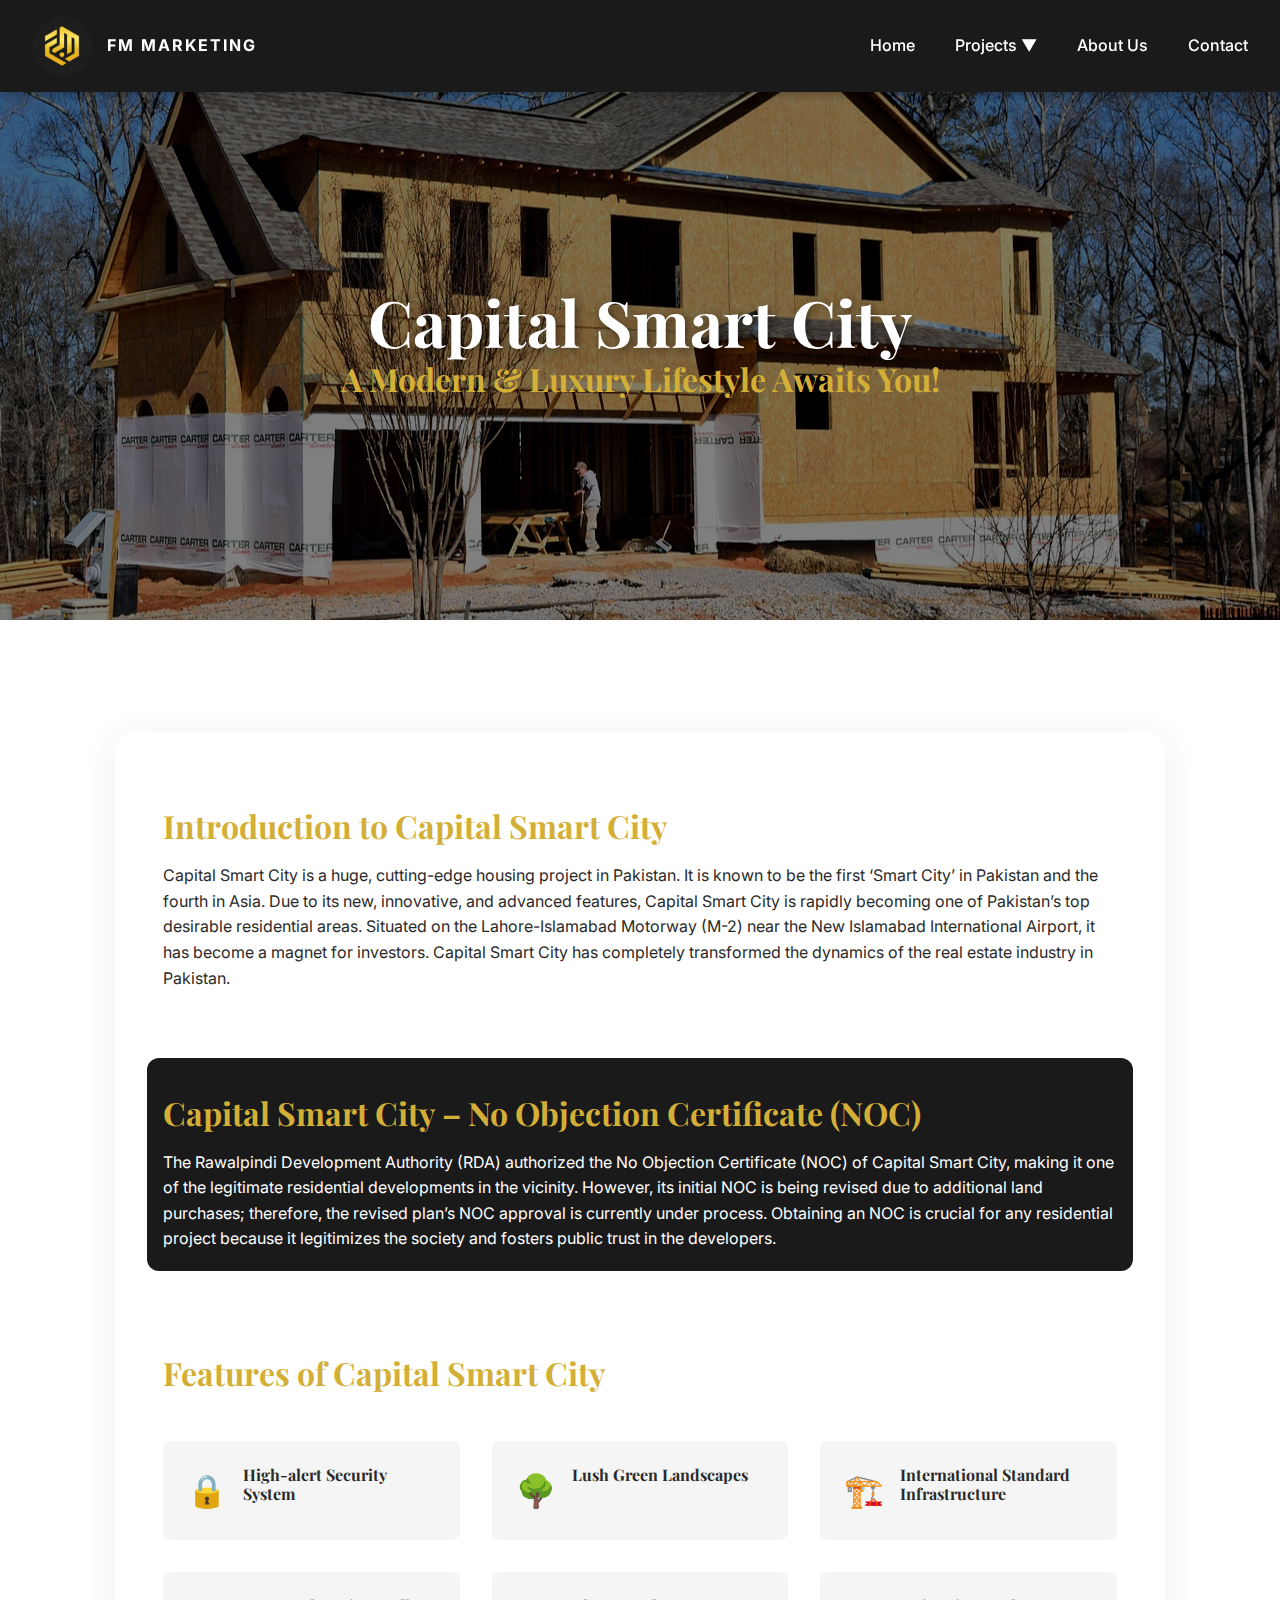
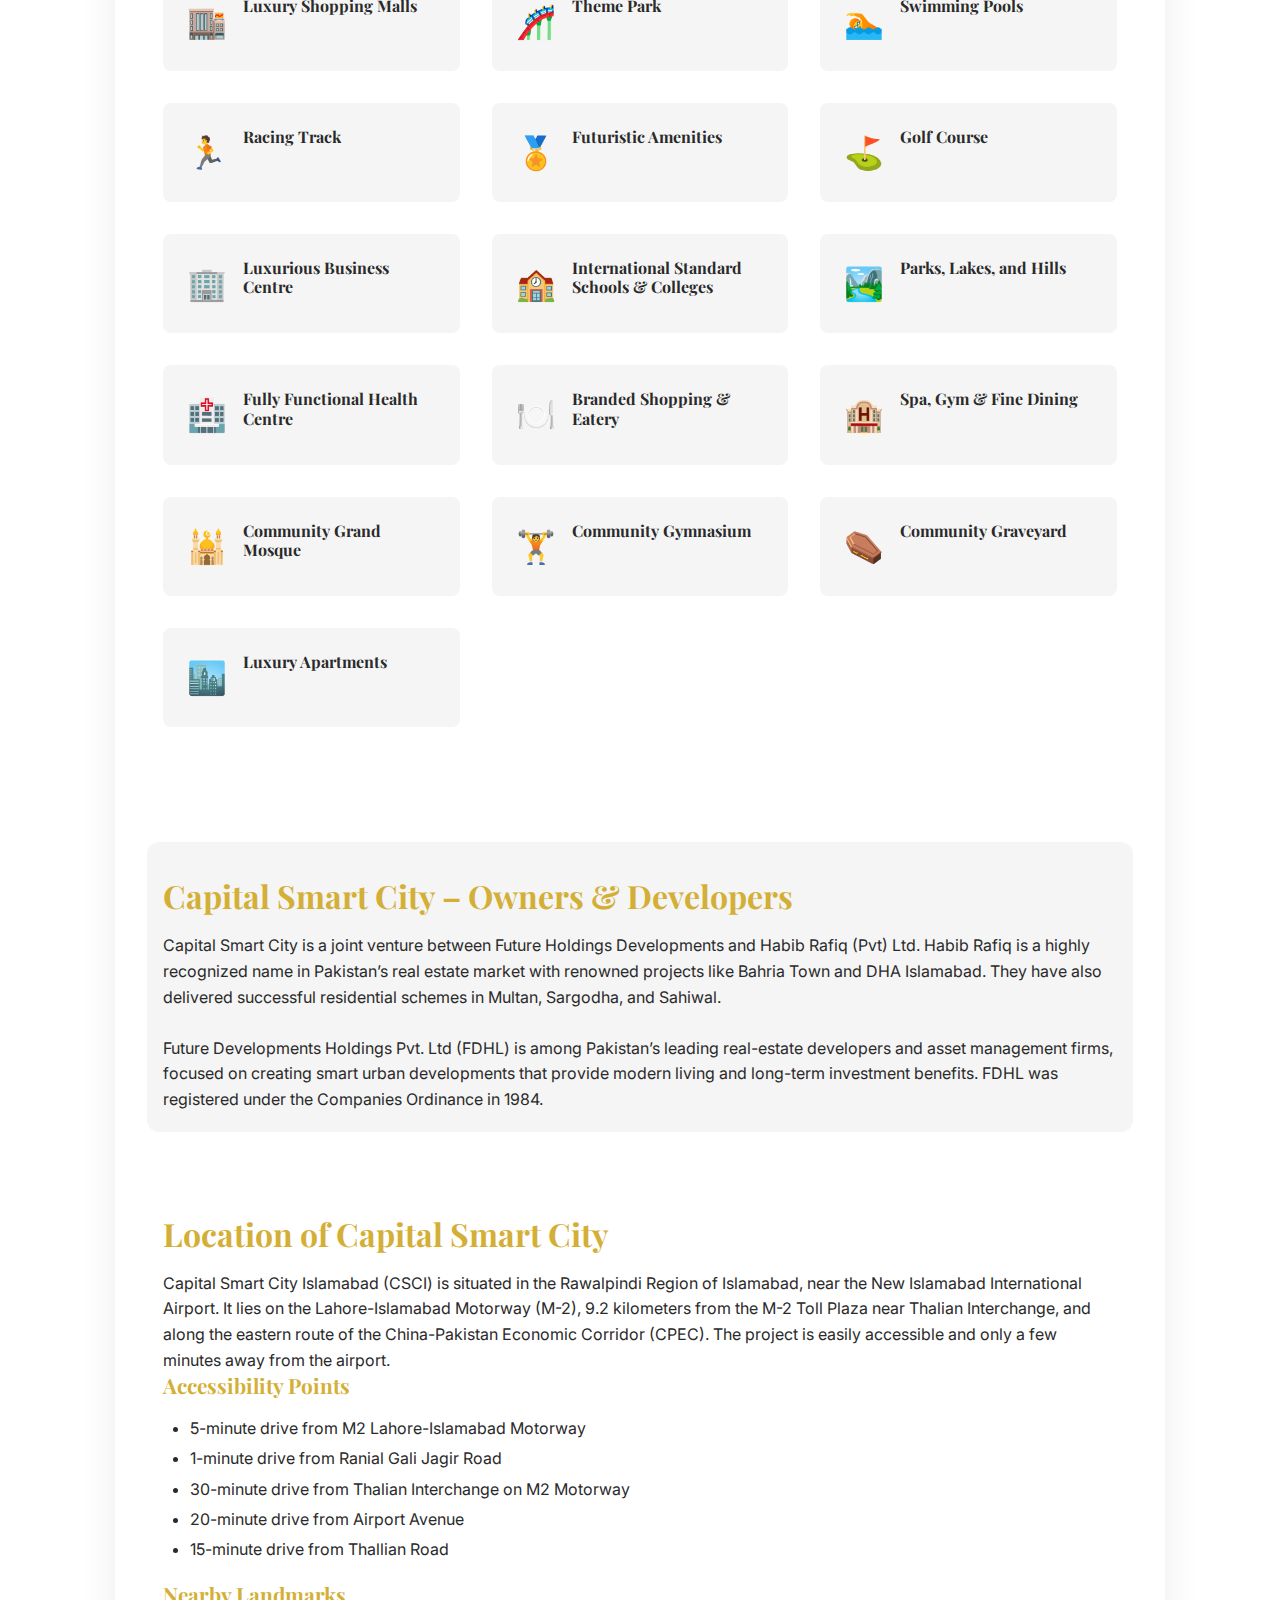
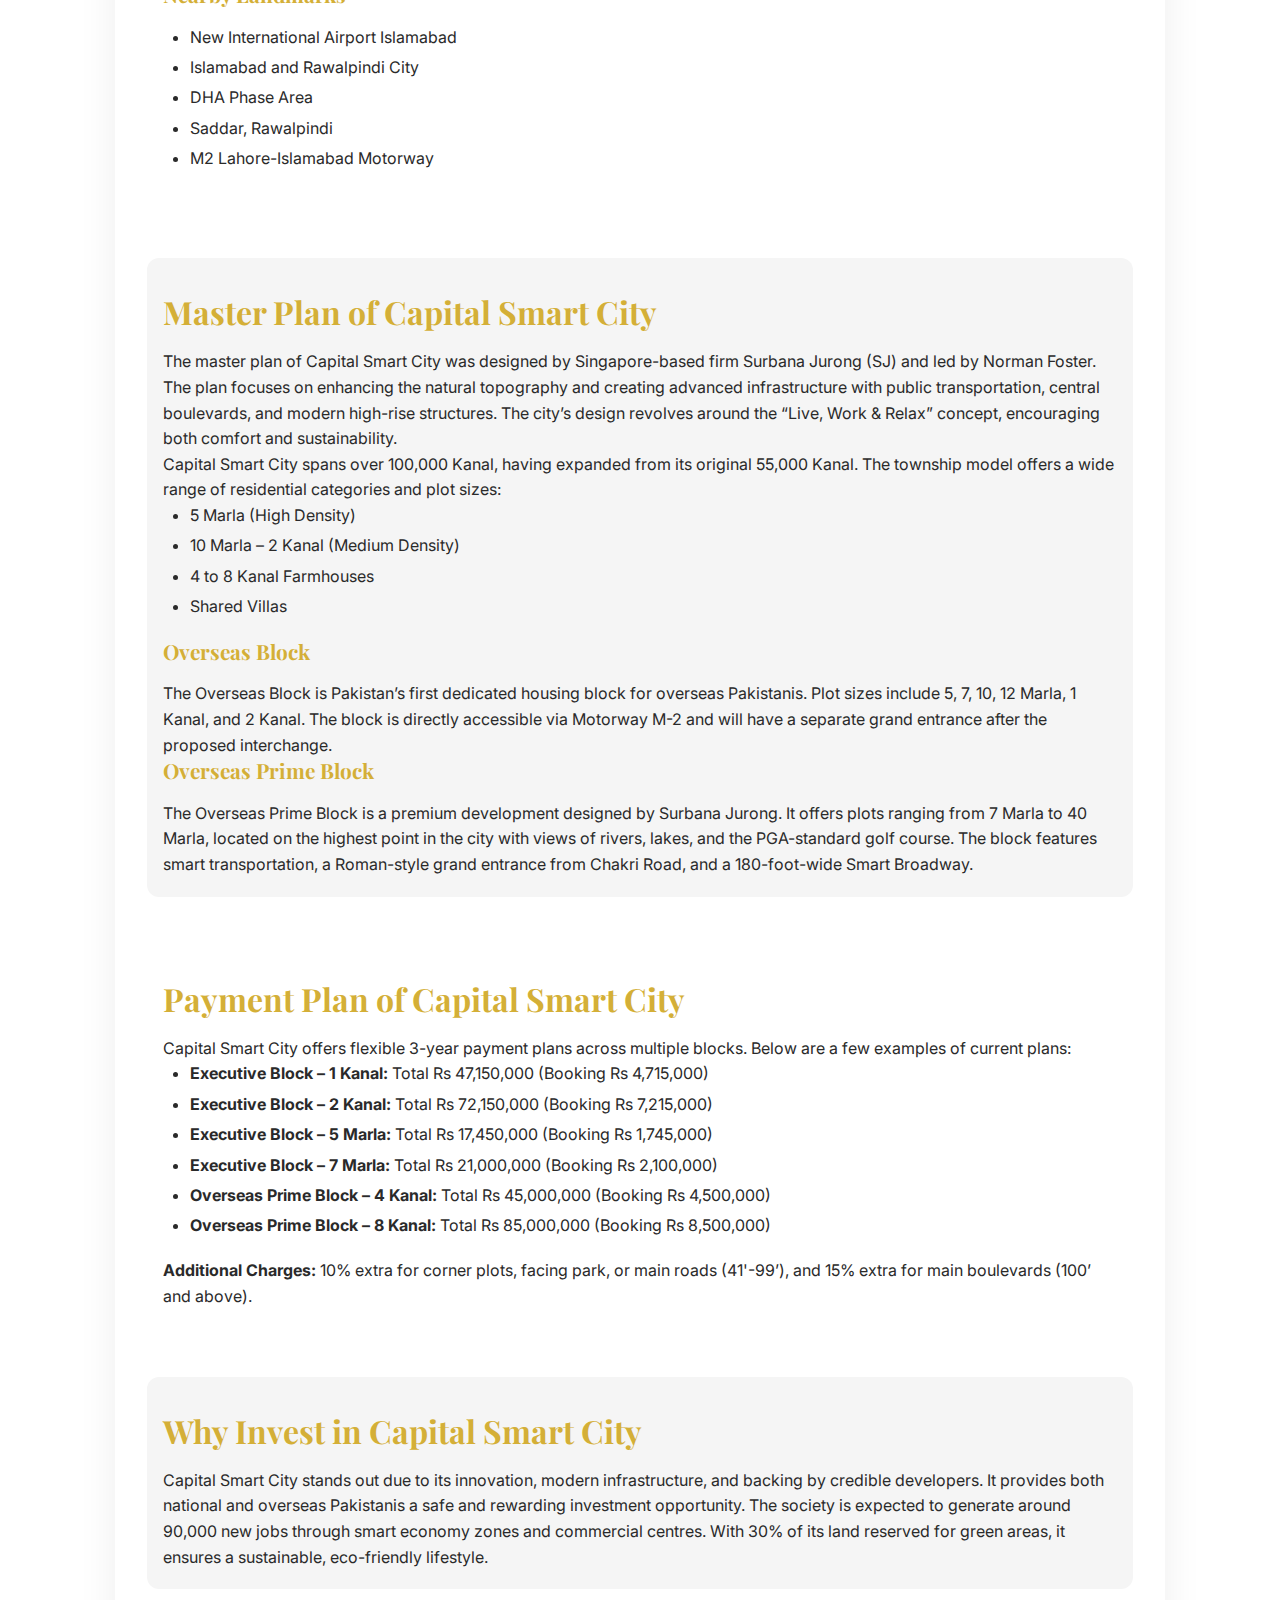
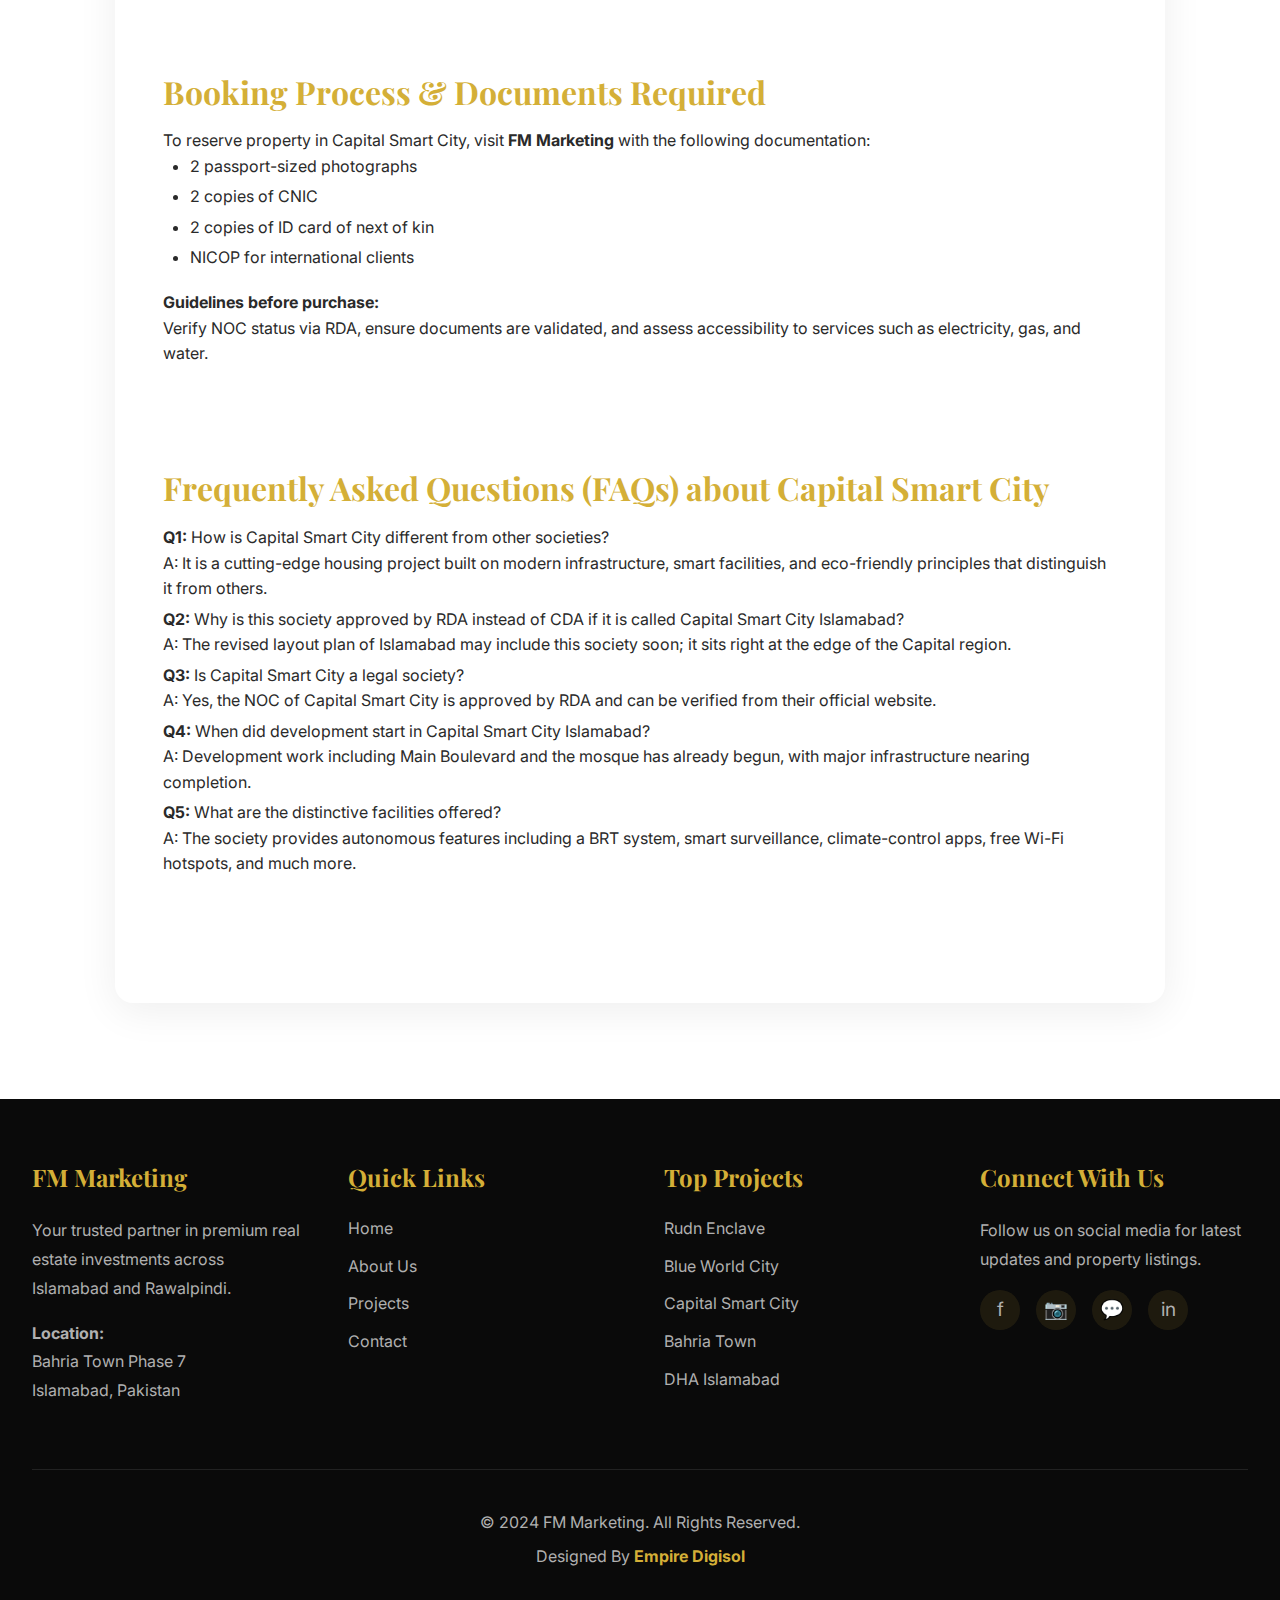
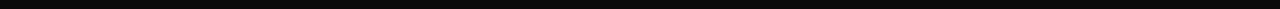
<file: projects/capital-smart-city.html>
<!DOCTYPE html>
<html lang="en">

<head>
  <meta charset="UTF-8">
  <meta name="viewport" content="width=device-width, initial-scale=1.0">
  <title>Capital Smart City Islamabad - FM Marketing | Pakistan's First Smart City</title>
  <meta name="description"
    content="Invest in Capital Smart City through FM Marketing. Pakistan's first smart city developed by Habib Rafiq Limited with world-class infrastructure.">
  <link rel="preconnect" href="https://fonts.googleapis.com">
  <link rel="preconnect" href="https://fonts.gstatic.com" crossorigin>
  <link
    href="https://fonts.googleapis.com/css2?family=Inter:wght@400;500;600;700&family=Playfair+Display:wght@700;900&display=swap"
    rel="stylesheet">
  <link rel="stylesheet" href="../css/styles.css">
</head>

<body>
  <nav class="navbar">
    <div class="nav-container">
      <a href="../index.html" class="logo-link">
        <img src="../images/logo.jpg" alt="FM Marketing Logo" class="logo-img">
        <span class="logo-text">FM Marketing</span>
      </a>


      <ul class="nav-menu">
        <li><a href="../index.html">Home</a></li>
        <li class="dropdown">
          <a href="#" class="dropdown-toggle">Projects ▼</a>
          <div class="dropdown-menu">
            <a href="../projects/rudn-enclave.html">Rudn Enclave</a>
            <a href="../projects/blue-world-city.html">Blue World City</a>
            <a href="../projects/park-view-city.html">Park View City</a>
            <a href="../projects/capital-smart-city.html">Capital Smart City</a>
            <a href="../projects/faisal-town-phase-2.html">Faisal Town Phase 2</a>
            <a href="../projects/lake-shore-city.html">Lake Shore City</a>
            <a href="../projects/may-fair.html">May Fair</a>
            <a href="../projects/taj-residencia.html">Taj Residencia</a>
            <a href="../projects/bahria.html">Bahria</a>
            <a href="../projects/dha.html">DHA</a>
          </div>
        </li>
        <li><a href="../about.html">About Us</a></li>
        <li><a href="../contact.html">Contact</a></li>
      </ul>
      <button class="mobile-toggle">☰</button>
    </div>
  </nav>

  <section class="page-hero" style="background-image: url('../images/luxury_modern_real_e_a23b3729.jpg');">
    <div class="page-hero-overlay"></div>
    <div class="page-hero-content">
      <h1>Capital Smart City</h1>
      <h3 class="content-heading">A Modern & Luxury Lifestyle Awaits You!</h3>
    </div>
  </section>

<section class="project-details">
  <div class="content-card">

    <!-- Introduction -->
    <section class="content-section">
      <h3 class="content-heading">Introduction to Capital Smart City</h3>
      <p>
        Capital Smart City is a huge, cutting-edge housing project in Pakistan. It is known to be the first ‘Smart City’ in Pakistan and the fourth in Asia. 
        Due to its new, innovative, and advanced features, Capital Smart City is rapidly becoming one of Pakistan’s top desirable residential areas. 
        Situated on the Lahore-Islamabad Motorway (M-2) near the New Islamabad International Airport, it has become a magnet for investors. 
        Capital Smart City has completely transformed the dynamics of the real estate industry in Pakistan.
      </p>
    </section>

    <!-- NOC -->
    <section class="content-section content-section-dark">
      <h3 class="content-heading">Capital Smart City – No Objection Certificate (NOC)</h3>
      <p>
        The Rawalpindi Development Authority (RDA) authorized the No Objection Certificate (NOC) of Capital Smart City, making it one of the legitimate residential developments in the vicinity. 
        However, its initial NOC is being revised due to additional land purchases; therefore, the revised plan’s NOC approval is currently under process. 
        Obtaining an NOC is crucial for any residential project because it legitimizes the society and fosters public trust in the developers.
      </p>
    </section>

    <!-- Features -->
    <section class="content-section">
      <h3 class="content-heading">Features of Capital Smart City</h3>
      <div class="features-grid">
        <div class="feature-item"><div class="feature-icon">🔒</div><div><h4>High-alert Security System</h4></div></div>
        <div class="feature-item"><div class="feature-icon">🌳</div><div><h4>Lush Green Landscapes</h4></div></div>
        <div class="feature-item"><div class="feature-icon">🏗️</div><div><h4>International Standard Infrastructure</h4></div></div>
        <div class="feature-item"><div class="feature-icon">🏬</div><div><h4>Luxury Shopping Malls</h4></div></div>
        <div class="feature-item"><div class="feature-icon">🎢</div><div><h4>Theme Park</h4></div></div>
        <div class="feature-item"><div class="feature-icon">🏊</div><div><h4>Swimming Pools</h4></div></div>
        <div class="feature-item"><div class="feature-icon">🏃</div><div><h4>Racing Track</h4></div></div>
        <div class="feature-item"><div class="feature-icon">🏅</div><div><h4>Futuristic Amenities</h4></div></div>
        <div class="feature-item"><div class="feature-icon">⛳</div><div><h4>Golf Course</h4></div></div>
        <div class="feature-item"><div class="feature-icon">🏢</div><div><h4>Luxurious Business Centre</h4></div></div>
        <div class="feature-item"><div class="feature-icon">🏫</div><div><h4>International Standard Schools & Colleges</h4></div></div>
        <div class="feature-item"><div class="feature-icon">🏞️</div><div><h4>Parks, Lakes, and Hills</h4></div></div>
        <div class="feature-item"><div class="feature-icon">🏥</div><div><h4>Fully Functional Health Centre</h4></div></div>
        <div class="feature-item"><div class="feature-icon">🍽️</div><div><h4>Branded Shopping & Eatery</h4></div></div>
        <div class="feature-item"><div class="feature-icon">🏨</div><div><h4>Spa, Gym & Fine Dining</h4></div></div>
        <div class="feature-item"><div class="feature-icon">🕌</div><div><h4>Community Grand Mosque</h4></div></div>
        <div class="feature-item"><div class="feature-icon">🏋️</div><div><h4>Community Gymnasium</h4></div></div>
        <div class="feature-item"><div class="feature-icon">⚰️</div><div><h4>Community Graveyard</h4></div></div>
        <div class="feature-item"><div class="feature-icon">🏙️</div><div><h4>Luxury Apartments</h4></div></div>
      </div>
    </section>

    <!-- Owners & Developers -->
    <section class="content-section content-section-light">
      <h3 class="content-heading">Capital Smart City – Owners & Developers</h3>
      <p>
        Capital Smart City is a joint venture between Future Holdings Developments and Habib Rafiq (Pvt) Ltd. 
        Habib Rafiq is a highly recognized name in Pakistan’s real estate market with renowned projects like Bahria Town and DHA Islamabad. 
        They have also delivered successful residential schemes in Multan, Sargodha, and Sahiwal.<br><br>
        Future Developments Holdings Pvt. Ltd (FDHL) is among Pakistan’s leading real-estate developers and asset management firms, 
        focused on creating smart urban developments that provide modern living and long-term investment benefits. 
        FDHL was registered under the Companies Ordinance in 1984.
      </p>
    </section>

    <!-- Location -->
    <section class="content-section">
      <h3 class="content-heading">Location of Capital Smart City</h3>
      <p>
        Capital Smart City Islamabad (CSCI) is situated in the Rawalpindi Region of Islamabad, near the New Islamabad International Airport. 
        It lies on the Lahore-Islamabad Motorway (M-2), 9.2 kilometers from the M-2 Toll Plaza near Thalian Interchange, 
        and along the eastern route of the China-Pakistan Economic Corridor (CPEC). 
        The project is easily accessible and only a few minutes away from the airport.
      </p>

      <h4 class="content-heading" style="font-size:1.3rem;">Accessibility Points</h4>
      <ul>
        <li>5-minute drive from M2 Lahore-Islamabad Motorway</li>
        <li>1-minute drive from Ranial Gali Jagir Road</li>
        <li>30-minute drive from Thalian Interchange on M2 Motorway</li>
        <li>20-minute drive from Airport Avenue</li>
        <li>15-minute drive from Thallian Road</li>
      </ul>

      <h4 class="content-heading" style="font-size:1.3rem;">Nearby Landmarks</h4>
      <ul>
        <li>New International Airport Islamabad</li>
        <li>Islamabad and Rawalpindi City</li>
        <li>DHA Phase Area</li>
        <li>Saddar, Rawalpindi</li>
        <li>M2 Lahore-Islamabad Motorway</li>
      </ul>
    </section>

    <!-- Master Plan -->
    <section class="content-section content-section-light">
      <h3 class="content-heading">Master Plan of Capital Smart City</h3>
      <p>
        The master plan of Capital Smart City was designed by Singapore-based firm Surbana Jurong (SJ) and led by Norman Foster. 
        The plan focuses on enhancing the natural topography and creating advanced infrastructure with public transportation, 
        central boulevards, and modern high-rise structures. 
        The city’s design revolves around the “Live, Work & Relax” concept, encouraging both comfort and sustainability.
      </p>
      <p>
        Capital Smart City spans over 100,000 Kanal, having expanded from its original 55,000 Kanal. 
        The township model offers a wide range of residential categories and plot sizes:
      </p>
      <ul>
        <li>5 Marla (High Density)</li>
        <li>10 Marla – 2 Kanal (Medium Density)</li>
        <li>4 to 8 Kanal Farmhouses</li>
        <li>Shared Villas</li>
      </ul>

      <h4 class="content-heading" style="font-size:1.3rem;">Overseas Block</h4>
      <p>
        The Overseas Block is Pakistan’s first dedicated housing block for overseas Pakistanis. 
        Plot sizes include 5, 7, 10, 12 Marla, 1 Kanal, and 2 Kanal. 
        The block is directly accessible via Motorway M-2 and will have a separate grand entrance after the proposed interchange.
      </p>

      <h4 class="content-heading" style="font-size:1.3rem;">Overseas Prime Block</h4>
      <p>
        The Overseas Prime Block is a premium development designed by Surbana Jurong. 
        It offers plots ranging from 7 Marla to 40 Marla, located on the highest point in the city with views of rivers, lakes, and the PGA-standard golf course. 
        The block features smart transportation, a Roman-style grand entrance from Chakri Road, and a 180-foot-wide Smart Broadway.
      </p>
    </section>

    <!-- Payment Plan -->
    <section class="content-section">
      <h3 class="content-heading">Payment Plan of Capital Smart City</h3>
      <p>
        Capital Smart City offers flexible 3-year payment plans across multiple blocks. 
        Below are a few examples of current plans:
      </p>
      <ul>
        <li><strong>Executive Block – 1 Kanal:</strong> Total Rs 47,150,000 (Booking Rs 4,715,000)</li>
        <li><strong>Executive Block – 2 Kanal:</strong> Total Rs 72,150,000 (Booking Rs 7,215,000)</li>
        <li><strong>Executive Block – 5 Marla:</strong> Total Rs 17,450,000 (Booking Rs 1,745,000)</li>
        <li><strong>Executive Block – 7 Marla:</strong> Total Rs 21,000,000 (Booking Rs 2,100,000)</li>
        <li><strong>Overseas Prime Block – 4 Kanal:</strong> Total Rs 45,000,000 (Booking Rs 4,500,000)</li>
        <li><strong>Overseas Prime Block – 8 Kanal:</strong> Total Rs 85,000,000 (Booking Rs 8,500,000)</li>
      </ul>
      <p>
        <strong>Additional Charges:</strong> 10% extra for corner plots, facing park, or main roads (41'-99’), and 15% extra for main boulevards (100’ and above).
      </p>
    </section>

    <!-- Why Invest -->
    <section class="content-section content-section-light">
      <h3 class="content-heading">Why Invest in Capital Smart City</h3>
      <p>
        Capital Smart City stands out due to its innovation, modern infrastructure, and backing by credible developers. 
        It provides both national and overseas Pakistanis a safe and rewarding investment opportunity. 
        The society is expected to generate around 90,000 new jobs through smart economy zones and commercial centres. 
        With 30% of its land reserved for green areas, it ensures a sustainable, eco-friendly lifestyle.
      </p>
    </section>

    <!-- Booking Process -->
    <section class="content-section">
      <h3 class="content-heading">Booking Process & Documents Required</h3>
      <p>
        To reserve property in Capital Smart City, visit <strong>FM Marketing</strong> with the following documentation:
      </p>
      <ul>
        <li>2 passport-sized photographs</li>
        <li>2 copies of CNIC</li>
        <li>2 copies of ID card of next of kin</li>
        <li>NICOP for international clients</li>
      </ul>
      <p>
        <strong>Guidelines before purchase:</strong><br>
        Verify NOC status via RDA, ensure documents are validated, and assess accessibility to services such as electricity, gas, and water.
      </p>
    </section>

    <!-- FAQs -->
    <section class="content-section">
      <h3 class="content-heading">Frequently Asked Questions (FAQs) about Capital Smart City</h3>
      <ul style="list-style: none; padding-left: 0;">
        <li><strong>Q1:</strong> How is Capital Smart City different from other societies?<br>A: It is a cutting-edge housing project built on modern infrastructure, smart facilities, and eco-friendly principles that distinguish it from others.</li>
        <li><strong>Q2:</strong> Why is this society approved by RDA instead of CDA if it is called Capital Smart City Islamabad?<br>A: The revised layout plan of Islamabad may include this society soon; it sits right at the edge of the Capital region.</li>
        <li><strong>Q3:</strong> Is Capital Smart City a legal society?<br>A: Yes, the NOC of Capital Smart City is approved by RDA and can be verified from their official website.</li>
        <li><strong>Q4:</strong> When did development start in Capital Smart City Islamabad?<br>A: Development work including Main Boulevard and the mosque has already begun, with major infrastructure nearing completion.</li>
        <li><strong>Q5:</strong> What are the distinctive facilities offered?<br>A: The society provides autonomous features including a BRT system, smart surveillance, climate-control apps, free Wi-Fi hotspots, and much more.</li>
      </ul>
    </section>

  </div>
</section>


  <footer class="footer">
    <div class="footer-content">
      <div class="footer-section">
        <h3>FM Marketing</h3>
        <p>Your trusted partner in premium real estate investments across Islamabad and Rawalpindi.</p>
        <p><strong>Location:</strong><br>Bahria Town Phase 7<br>Islamabad, Pakistan</p>
      </div>
      <div class="footer-section">
        <h3>Quick Links</h3>
        <ul>
          <li><a href="../index.html">Home</a></li>
          <li><a href="../about.html">About Us</a></li>
          <li><a href="#projects">Projects</a></li>
          <li><a href="../contact.html">Contact</a></li>
        </ul>
      </div>
      <div class="footer-section">
        <h3>Top Projects</h3>
        <ul>
          <li><a href="../projects/rudn-enclave.html">Rudn Enclave</a></li>
          <li><a href="../projects/blue-world-city.html">Blue World City</a></li>
          <li><a href="../projects/capital-smart-city.html">Capital Smart City</a></li>
          <li><a href="../projects/bahria.html">Bahria Town</a></li>
          <li><a href="../projects/dha.html">DHA Islamabad</a></li>
        </ul>
      </div>
      <div class="footer-section">
        <h3>Connect With Us</h3>
        <p>Follow us on social media for latest updates and property listings.</p>
        <div class="social-links"><a href="#" class="social-icon" title="Facebook">f</a><a href="#" class="social-icon"
            title="Instagram">📷</a><a href="#" class="social-icon" title="WhatsApp">💬</a><a href="#"
            class="social-icon" title="LinkedIn">in</a></div>
      </div>
    </div>
    <div class="footer-bottom">
      <p>&copy; 2024 FM Marketing. All Rights Reserved.</p>
      <p>Designed By <strong style="color: var(--gold);">Empire Digisol</strong></p>
    </div>
  </footer>
  <script src="../js/main.js"></script>
</body>

</html>
</file>
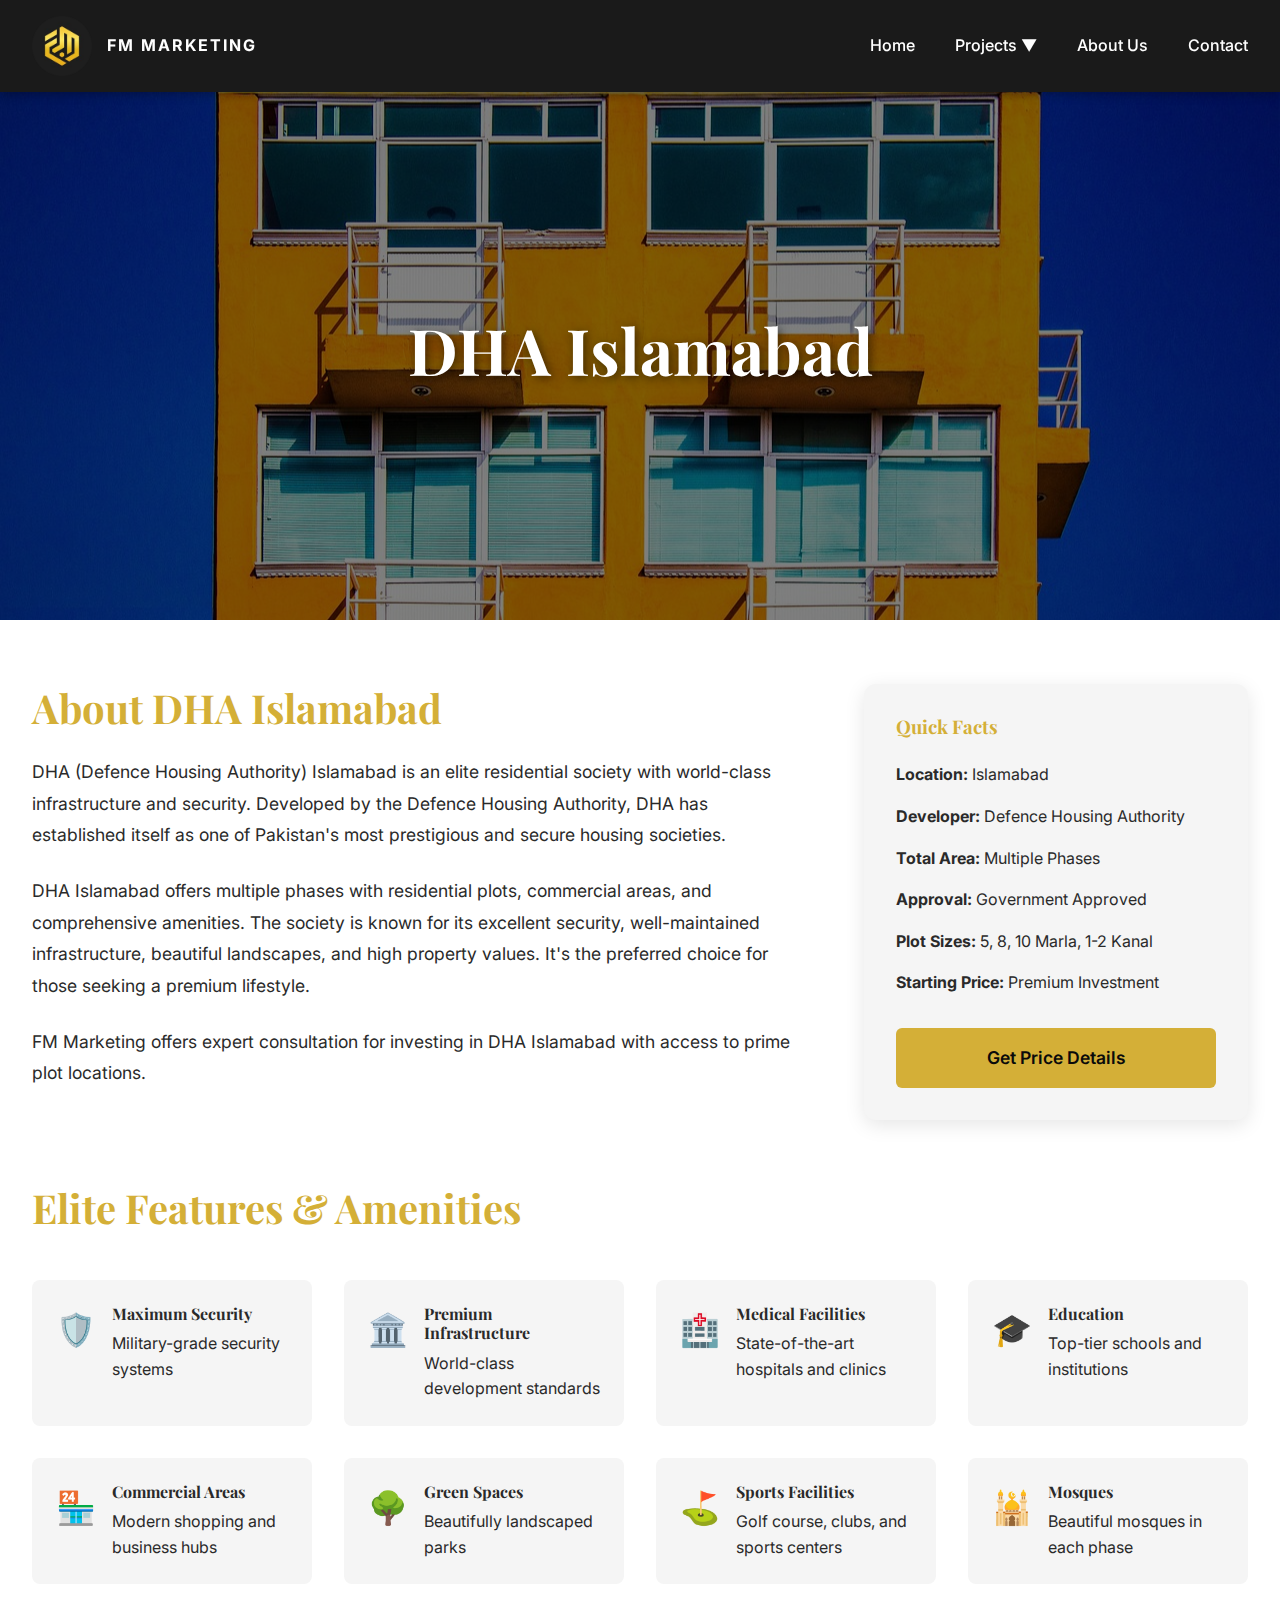
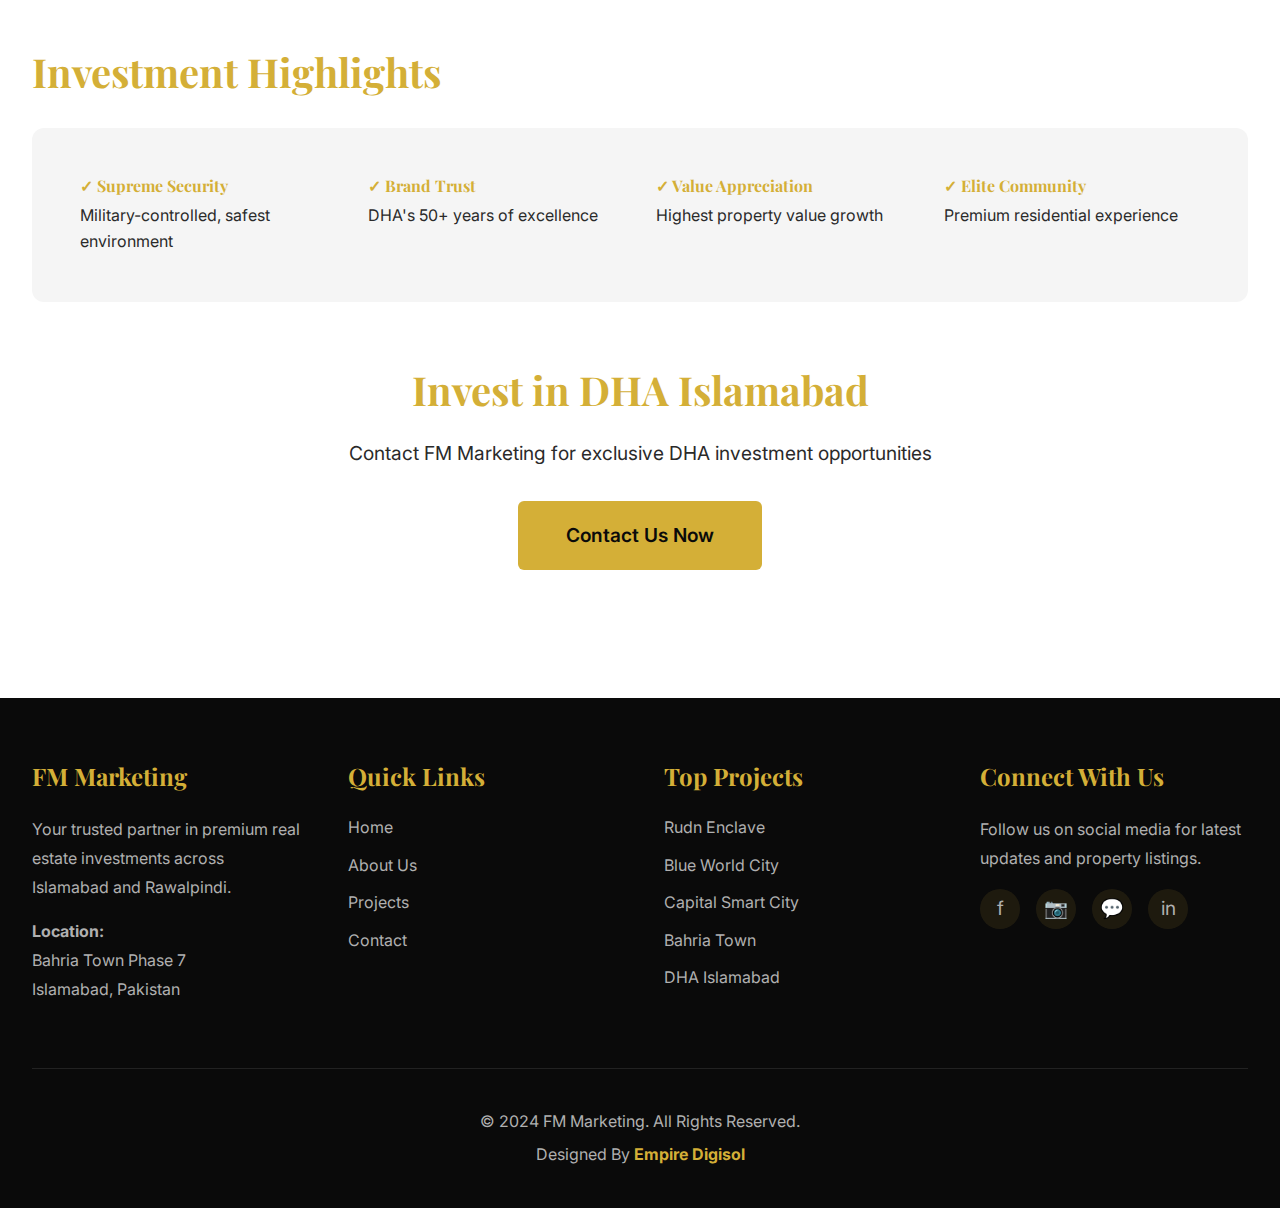
<file: projects/dha.html>
<!DOCTYPE html>
<html lang="en">

<head>
  <meta charset="UTF-8">
  <meta name="viewport" content="width=device-width, initial-scale=1.0">
  <title>DHA Islamabad - FM Marketing | Elite Residential Society</title>
  <meta name="description"
    content="Invest in DHA Islamabad through FM Marketing. Defence Housing Authority - Elite residential society with world-class infrastructure and security.">
  <link rel="preconnect" href="https://fonts.googleapis.com">
  <link rel="preconnect" href="https://fonts.gstatic.com" crossorigin>
  <link
    href="https://fonts.googleapis.com/css2?family=Inter:wght@400;500;600;700&family=Playfair+Display:wght@700;900&display=swap"
    rel="stylesheet">
  <link rel="stylesheet" href="../css/styles.css">
</head>

<body>
  <nav class="navbar">
    <div class="nav-container">
      <a href="../index.html" class="logo-link">
        <img src="../images/logo.jpg" alt="FM Marketing Logo" class="logo-img">
        <span class="logo-text">FM Marketing</span>
      </a>


      <ul class="nav-menu">
        <li><a href="../index.html">Home</a></li>
        <li class="dropdown"><a href="#" class="dropdown-toggle">Projects ▼</a>
          <div class="dropdown-menu"><a href="../projects/rudn-enclave.html">Rudn Enclave</a><a
              href="../projects/blue-world-city.html">Blue World City</a><a href="../projects/park-view-city.html">Park View
              City</a><a href="../projects/capital-smart-city.html">Capital Smart City</a><a
              href="../projects/faisal-town-phase-2.html">Faisal Town Phase 2</a><a
              href="../projects/lake-shore-city.html">Lake Shore City</a><a href="../projects/may-fair.html">May Fair</a><a
              href="../projects/taj-residencia.html">Taj Residencia</a><a href="../projects/bahria.html">Bahria</a><a
              href="../projects/dha.html">DHA</a></div>
        </li>
        <li><a href="../about.html">About Us</a></li>
        <li><a href="../contact.html">Contact</a></li>
      </ul>
      <button class="mobile-toggle">☰</button>
    </div>
  </nav>
  <section class="page-hero" style="background-image: url('../images/residential_housing__70e8e9cb.jpg');">
    <div class="page-hero-overlay"></div>
    <div class="page-hero-content">
      <h1>DHA Islamabad</h1>
    </div>
  </section>
  <section class="project-details">
    <div class="container">
      <div class="project-overview">
        <div>
          <h2 style="color: var(--gold); font-size: 2.5rem; margin-bottom: 1.5rem;">About DHA Islamabad</h2>
          <p style="font-size: 1.1rem; line-height: 1.8; margin-bottom: 1.5rem;">DHA (Defence Housing Authority)
            Islamabad is an elite residential society with world-class infrastructure and security. Developed by the
            Defence Housing Authority, DHA has established itself as one of Pakistan's most prestigious and secure
            housing societies.</p>
          <p style="font-size: 1.1rem; line-height: 1.8; margin-bottom: 1.5rem;">DHA Islamabad offers multiple phases
            with residential plots, commercial areas, and comprehensive amenities. The society is known for its
            excellent security, well-maintained infrastructure, beautiful landscapes, and high property values. It's the
            preferred choice for those seeking a premium lifestyle.</p>
          <p style="font-size: 1.1rem; line-height: 1.8;">FM Marketing offers expert consultation for investing in DHA
            Islamabad with access to prime plot locations.</p>
        </div>
        <div>
          <div
            style="background: var(--light-bg); padding: 2rem; border-radius: 12px; box-shadow: 0 5px 20px rgba(0,0,0,0.1);">
            <h3 style="color: var(--gold); margin-bottom: 1.5rem;">Quick Facts</h3>
            <div style="margin-bottom: 1rem;"><strong>Location:</strong> Islamabad</div>
            <div style="margin-bottom: 1rem;"><strong>Developer:</strong> Defence Housing Authority</div>
            <div style="margin-bottom: 1rem;"><strong>Total Area:</strong> Multiple Phases</div>
            <div style="margin-bottom: 1rem;"><strong>Approval:</strong> Government Approved</div>
            <div style="margin-bottom: 1rem;"><strong>Plot Sizes:</strong> 5, 8, 10 Marla, 1-2 Kanal</div>
            <div style="margin-bottom: 2rem;"><strong>Starting Price:</strong> Premium Investment</div>
            <a href="../contact.html" class="btn btn-primary" style="width: 100%; text-align: center;">Get Price
              Details</a>
          </div>
        </div>
      </div>
      <h2 style="color: var(--gold); font-size: 2.5rem; margin: 4rem 0 2rem;">Elite Features & Amenities</h2>
      <div class="features-grid">
        <div class="feature-item">
          <div class="feature-icon">🛡️</div>
          <div>
            <h4>Maximum Security</h4>
            <p>Military-grade security systems</p>
          </div>
        </div>
        <div class="feature-item">
          <div class="feature-icon">🏛️</div>
          <div>
            <h4>Premium Infrastructure</h4>
            <p>World-class development standards</p>
          </div>
        </div>
        <div class="feature-item">
          <div class="feature-icon">🏥</div>
          <div>
            <h4>Medical Facilities</h4>
            <p>State-of-the-art hospitals and clinics</p>
          </div>
        </div>
        <div class="feature-item">
          <div class="feature-icon">🎓</div>
          <div>
            <h4>Education</h4>
            <p>Top-tier schools and institutions</p>
          </div>
        </div>
        <div class="feature-item">
          <div class="feature-icon">🏪</div>
          <div>
            <h4>Commercial Areas</h4>
            <p>Modern shopping and business hubs</p>
          </div>
        </div>
        <div class="feature-item">
          <div class="feature-icon">🌳</div>
          <div>
            <h4>Green Spaces</h4>
            <p>Beautifully landscaped parks</p>
          </div>
        </div>
        <div class="feature-item">
          <div class="feature-icon">⛳</div>
          <div>
            <h4>Sports Facilities</h4>
            <p>Golf course, clubs, and sports centers</p>
          </div>
        </div>
        <div class="feature-item">
          <div class="feature-icon">🕌</div>
          <div>
            <h4>Mosques</h4>
            <p>Beautiful mosques in each phase</p>
          </div>
        </div>
      </div>
      <h2 style="color: var(--gold); font-size: 2.5rem; margin: 4rem 0 2rem;">Investment Highlights</h2>
      <div style="background: var(--light-bg); padding: 3rem; border-radius: 12px; margin-bottom: 4rem;">
        <div style="display: grid; grid-template-columns: repeat(auto-fit, minmax(250px, 1fr)); gap: 2rem;">
          <div>
            <h4 style="color: var(--gold); margin-bottom: 0.5rem;">✓ Supreme Security</h4>
            <p>Military-controlled, safest environment</p>
          </div>
          <div>
            <h4 style="color: var(--gold); margin-bottom: 0.5rem;">✓ Brand Trust</h4>
            <p>DHA's 50+ years of excellence</p>
          </div>
          <div>
            <h4 style="color: var(--gold); margin-bottom: 0.5rem;">✓ Value Appreciation</h4>
            <p>Highest property value growth</p>
          </div>
          <div>
            <h4 style="color: var(--gold); margin-bottom: 0.5rem;">✓ Elite Community</h4>
            <p>Premium residential experience</p>
          </div>
        </div>
      </div>
      <div style="text-align: center; margin: 4rem 0;">
        <h2 style="color: var(--gold); font-size: 2.5rem; margin-bottom: 1.5rem;">Invest in DHA Islamabad</h2>
        <p style="font-size: 1.2rem; margin-bottom: 2rem;">Contact FM Marketing for exclusive DHA investment
          opportunities</p>
        <a href="../contact.html" class="btn btn-primary" style="font-size: 1.2rem; padding: 1.2rem 3rem;">Contact Us
          Now</a>
      </div>
    </div>
  </section>
  <footer class="footer">
    <div class="footer-content">
      <div class="footer-section">
        <h3>FM Marketing</h3>
        <p>Your trusted partner in premium real estate investments across Islamabad and Rawalpindi.</p>
        <p><strong>Location:</strong><br>Bahria Town Phase 7<br>Islamabad, Pakistan</p>
      </div>
      <div class="footer-section">
        <h3>Quick Links</h3>
        <ul>
          <li><a href="../index.html">Home</a></li>
          <li><a href="../about.html">About Us</a></li>
          <li><a href="#projects">Projects</a></li>
          <li><a href="../contact.html">Contact</a></li>
        </ul>
      </div>
      <div class="footer-section">
        <h3>Top Projects</h3>
        <ul>
          <li><a href="../projects/rudn-enclave.html">Rudn Enclave</a></li>
          <li><a href="../projects/blue-world-city.html">Blue World City</a></li>
          <li><a href="../projects/capital-smart-city.html">Capital Smart City</a></li>
          <li><a href="../projects/bahria.html">Bahria Town</a></li>
          <li><a href="../projects/dha.html">DHA Islamabad</a></li>
        </ul>
      </div>
      <div class="footer-section">
        <h3>Connect With Us</h3>
        <p>Follow us on social media for latest updates and property listings.</p>
        <div class="social-links"><a href="#" class="social-icon" title="Facebook">f</a><a href="#" class="social-icon"
            title="Instagram">📷</a><a href="#" class="social-icon" title="WhatsApp">💬</a><a href="#"
            class="social-icon" title="LinkedIn">in</a></div>
      </div>
    </div>
    <div class="footer-bottom">
      <p>&copy; 2024 FM Marketing. All Rights Reserved.</p>
      <p>Designed By <strong style="color: var(--gold);">Empire Digisol</strong></p>
    </div>
  </footer>
  <script src="../js/main.js"></script>
</body>

</html>
</file>
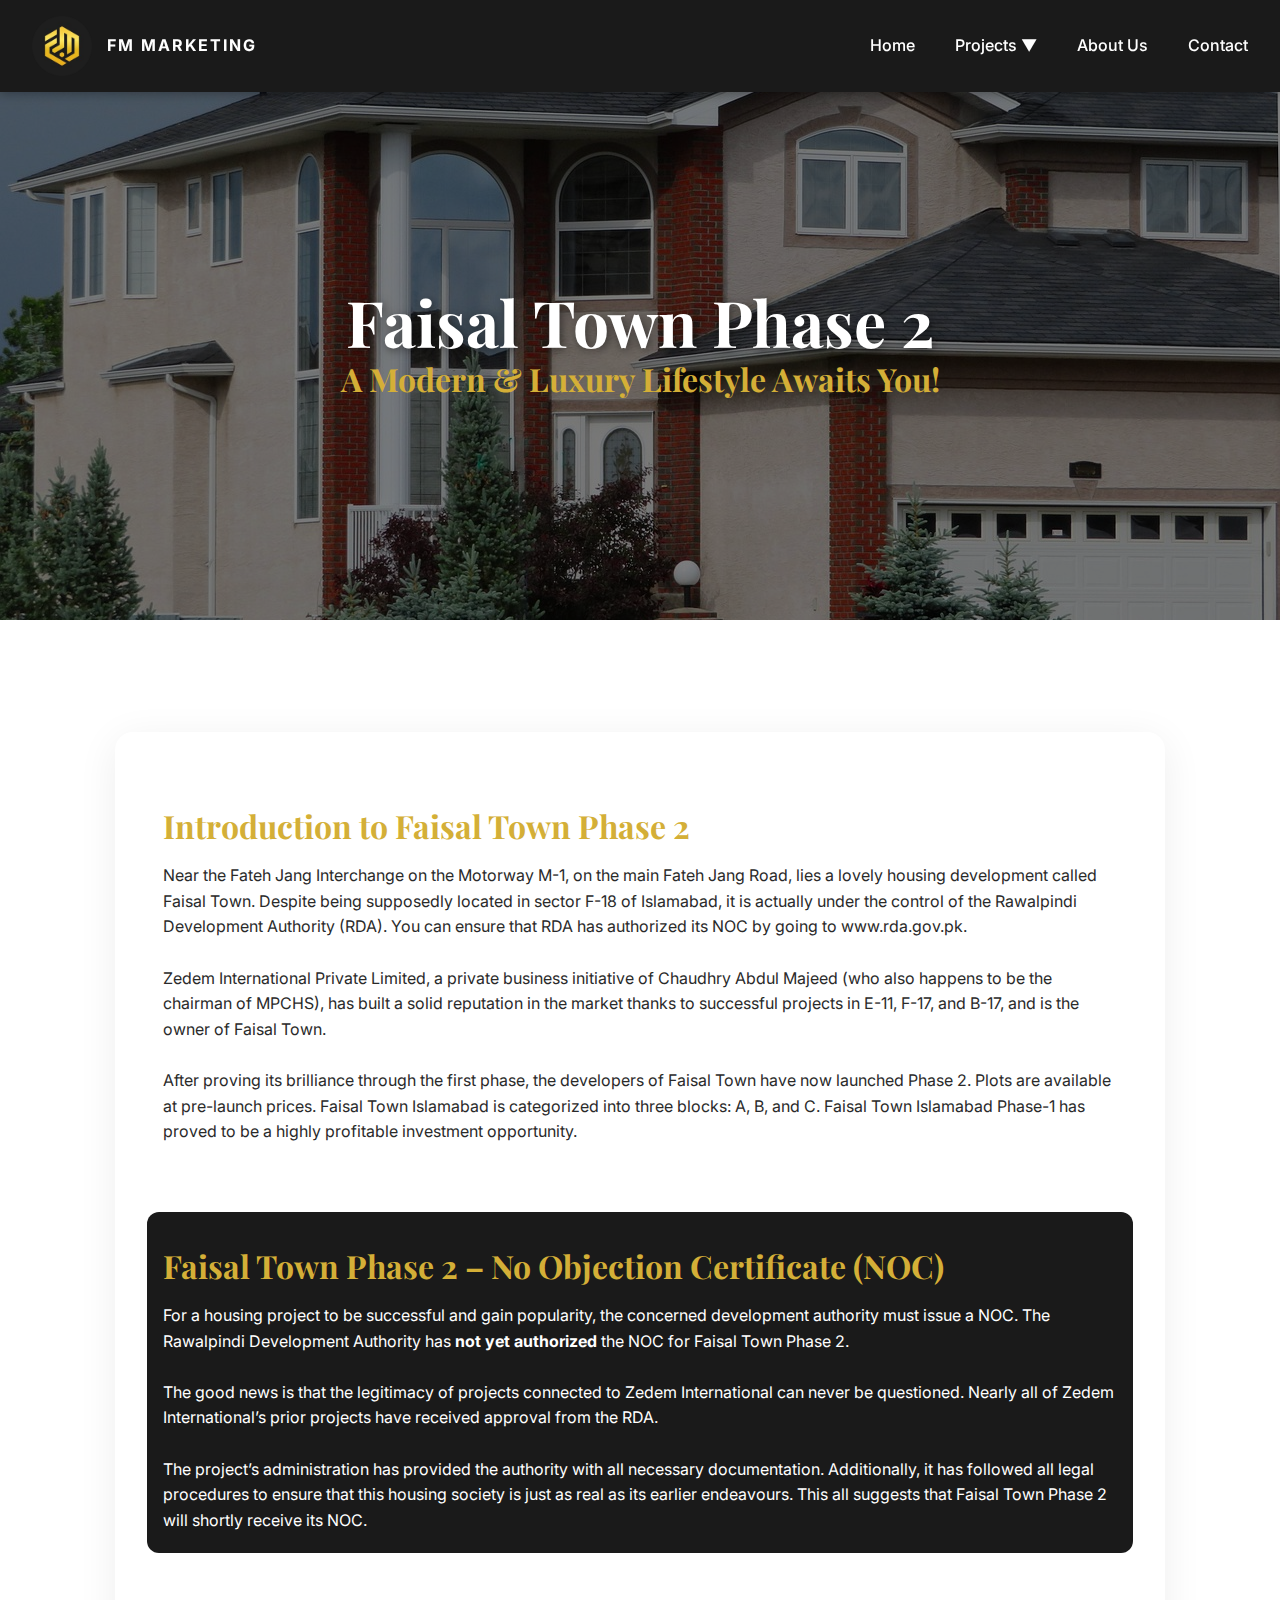
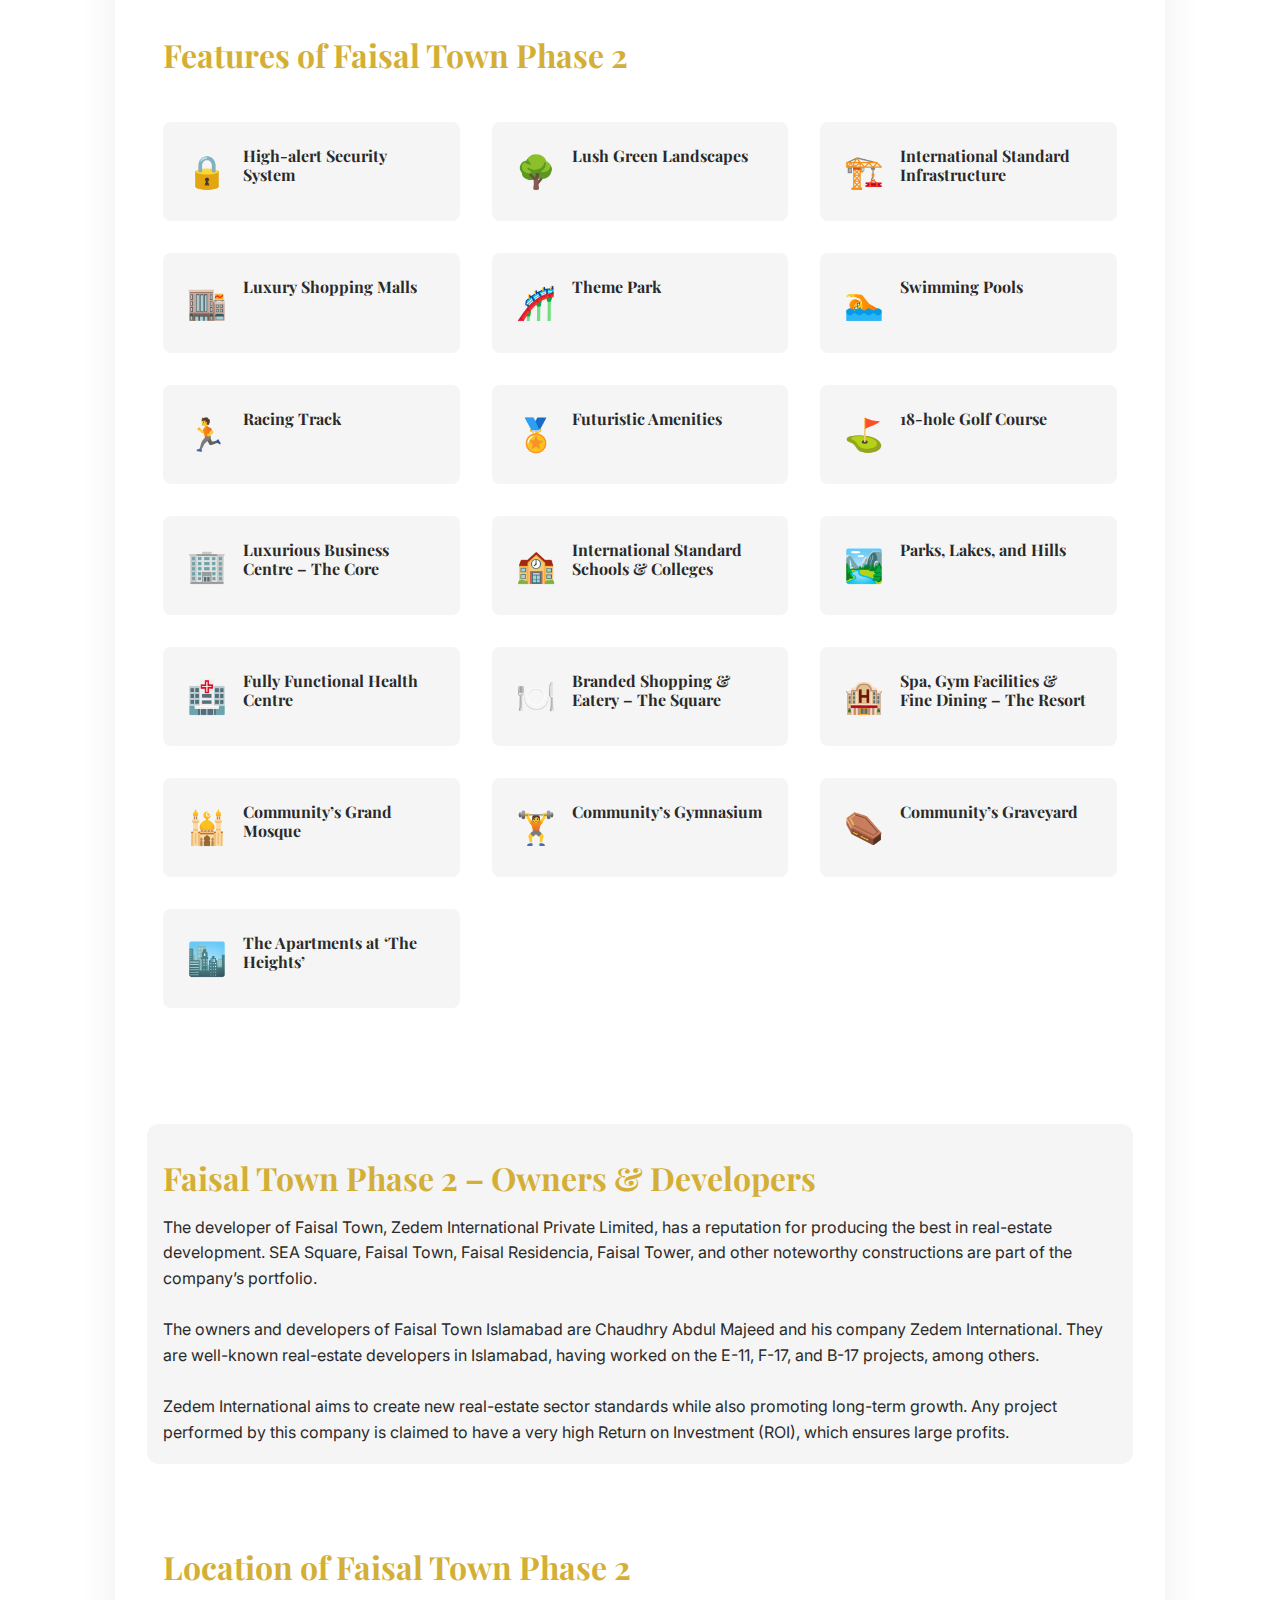
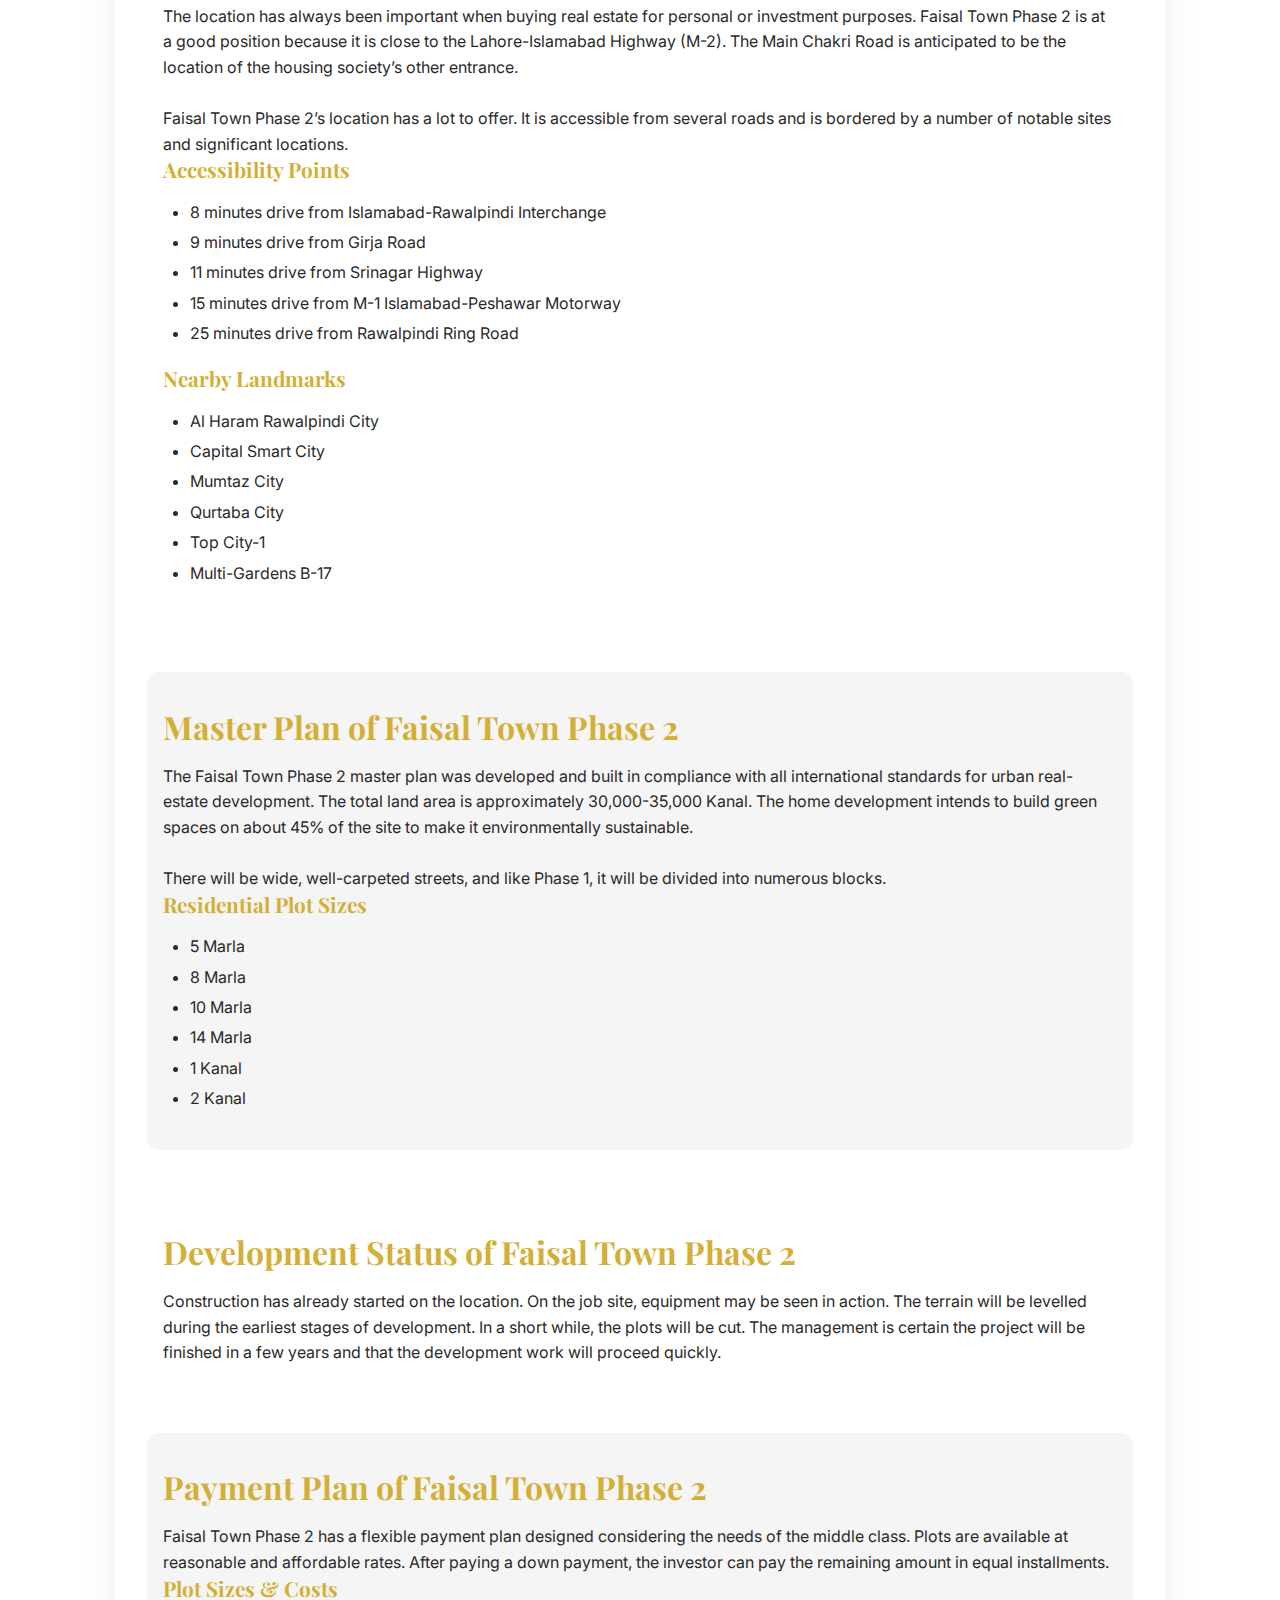
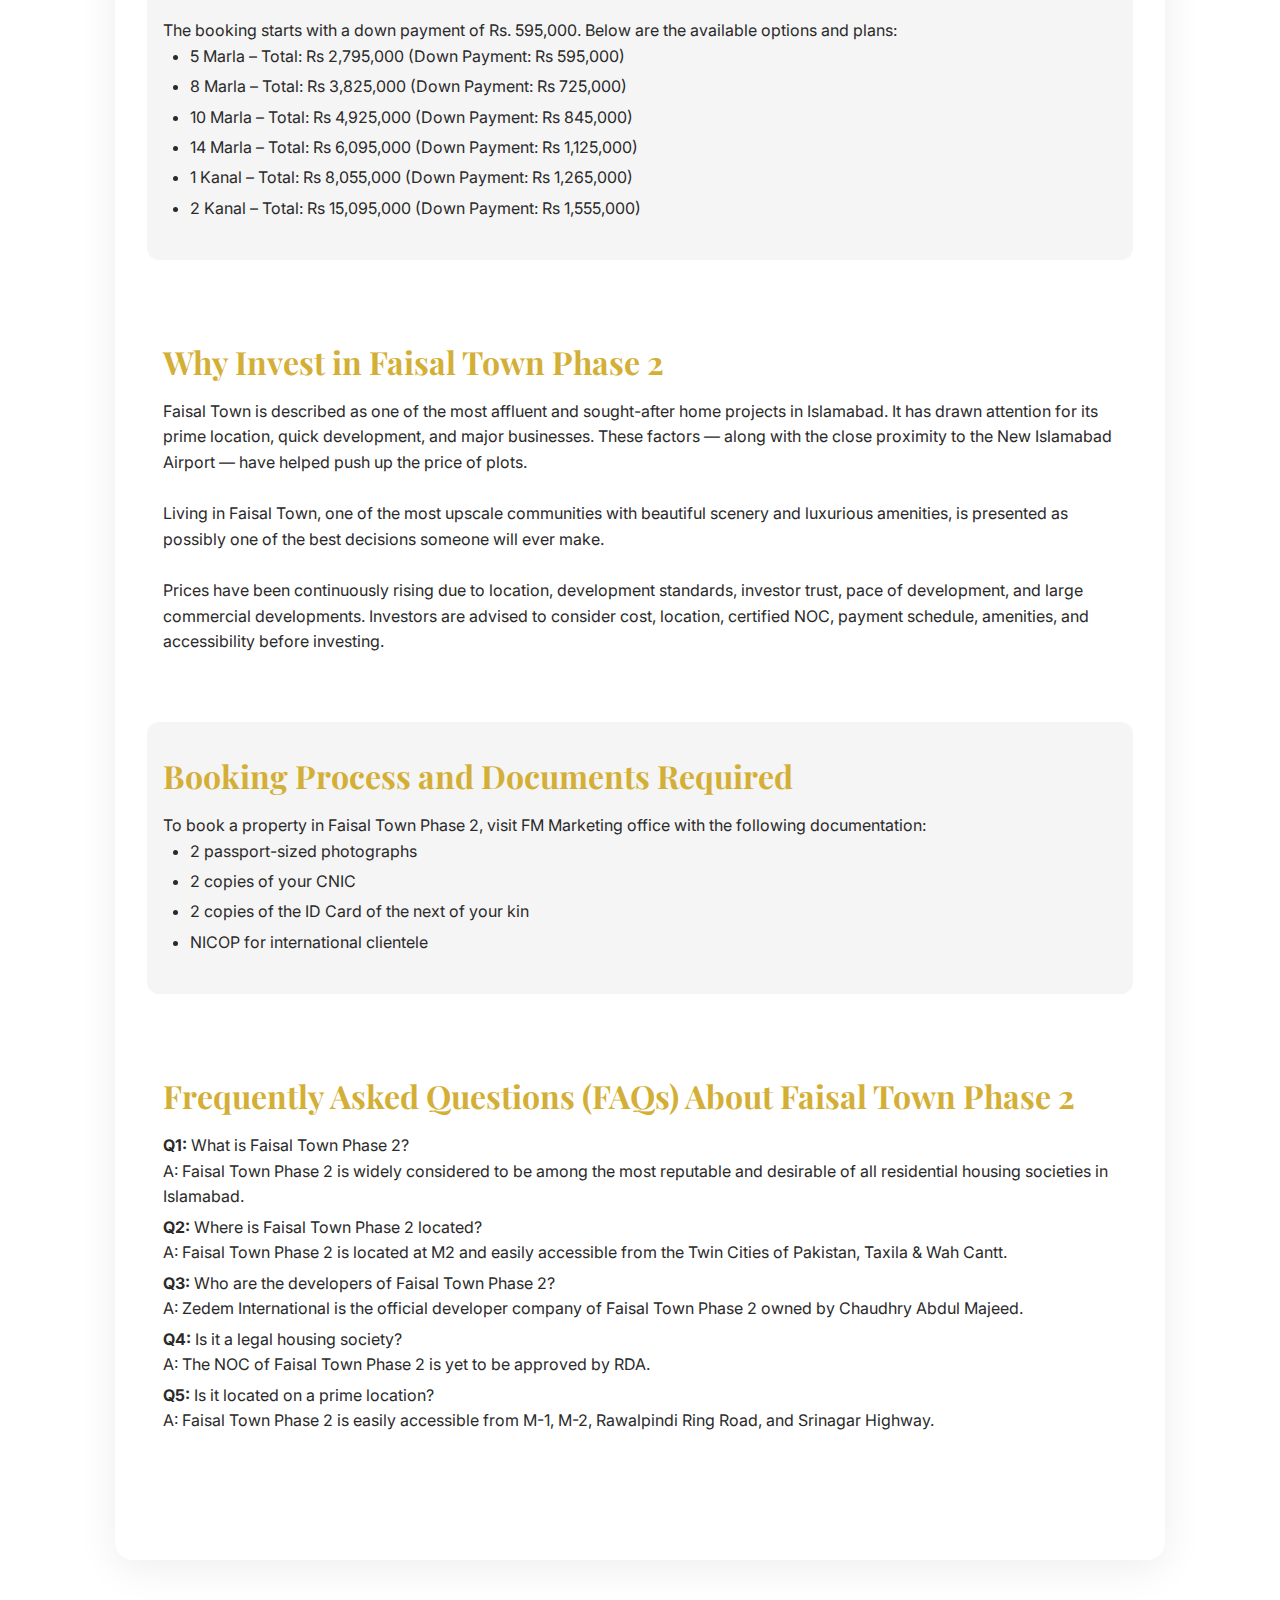
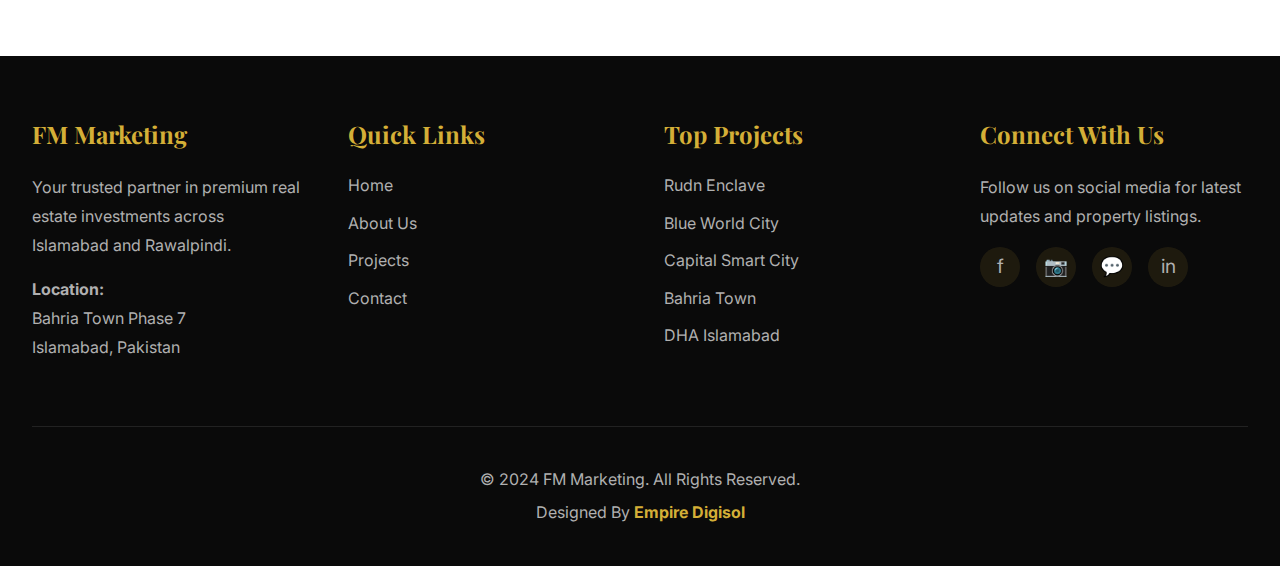
<file: projects/faisal-town-phase-2.html>
<!DOCTYPE html>
<html lang="en">

<head>
  <meta charset="UTF-8">
  <meta name="viewport" content="width=device-width, initial-scale=1.0">
  <title>Faisal Town Phase 2 Islamabad - FM Marketing | Affordable Housing Society</title>
  <meta name="description"
    content="Invest in Faisal Town Phase 2 through FM Marketing. Affordable housing society with modern facilities and excellent connectivity.">
  <link rel="preconnect" href="https://fonts.googleapis.com">
  <link rel="preconnect" href="https://fonts.gstatic.com" crossorigin>
  <link
    href="https://fonts.googleapis.com/css2?family=Inter:wght@400;500;600;700&family=Playfair+Display:wght@700;900&display=swap"
    rel="stylesheet">
  <link rel="stylesheet" href="../css/styles.css">
</head>

<body>
  <nav class="navbar">
    <div class="nav-container">
      <a href="../index.html" class="logo-link">
        <img src="../images/logo.jpg" alt="FM Marketing Logo" class="logo-img">
        <span class="logo-text">FM Marketing</span>
      </a>


      <ul class="nav-menu">
        <li><a href="../index.html">Home</a></li>
        <li class="dropdown"><a href="#" class="dropdown-toggle">Projects ▼</a>
          <div class="dropdown-menu"><a href="../projects/rudn-enclave.html">Rudn Enclave</a><a
              href="../projects/blue-world-city.html">Blue World City</a><a href="../projects/park-view-city.html">Park
              View
              City</a><a href="../projects/capital-smart-city.html">Capital Smart City</a><a
              href="../projects/faisal-town-phase-2.html">Faisal Town Phase 2</a><a
              href="../projects/lake-shore-city.html">Lake Shore City</a><a href="../projects/may-fair.html">May
              Fair</a><a href="../projects/taj-residencia.html">Taj Residencia</a><a
              href="../projects/bahria.html">Bahria</a><a href="../projects/dha.html">DHA</a></div>
        </li>
        <li><a href="../about.html">About Us</a></li>
        <li><a href="../contact.html">Contact</a></li>
      </ul>
      <button class="mobile-toggle">☰</button>
    </div>
  </nav>
  <section class="page-hero" style="background-image: url('../images/luxury_modern_real_e_7901fabd.jpg');">
    <div class="page-hero-overlay"></div>
    <div class="page-hero-content">
      <h1>Faisal Town Phase 2</h1>
      <h3 class="content-heading">A Modern & Luxury Lifestyle Awaits You!</h3>
    </div>
  </section>

  <section class="project-details">
    <div class="content-card">

      <!-- Introduction -->
      <section class="content-section">
        <h3 class="content-heading">Introduction to Faisal Town Phase 2</h3>
        <p>
          Near the Fateh Jang Interchange on the Motorway M-1, on the main Fateh Jang Road, lies a lovely housing
          development called Faisal Town.
          Despite being supposedly located in sector F-18 of Islamabad, it is actually under the control of the
          Rawalpindi Development Authority (RDA).
          You can ensure that RDA has authorized its NOC by going to www.rda.gov.pk.<br><br>
          Zedem International Private Limited, a private business initiative of Chaudhry Abdul Majeed (who also happens
          to be the chairman of MPCHS),
          has built a solid reputation in the market thanks to successful projects in E-11, F-17, and B-17, and is the
          owner of Faisal Town.<br><br>
          After proving its brilliance through the first phase, the developers of Faisal Town have now launched Phase 2.
          Plots are available at pre-launch prices. Faisal Town Islamabad is categorized into three blocks: A, B, and C.
          Faisal Town Islamabad Phase-1 has proved to be a highly profitable investment opportunity.
        </p>
      </section>

      <!-- NOC -->
      <section class="content-section content-section-dark">
        <h3 class="content-heading">Faisal Town Phase 2 – No Objection Certificate (NOC)</h3>
        <p>
          For a housing project to be successful and gain popularity, the concerned development authority must issue a
          NOC.
          The Rawalpindi Development Authority has <strong>not yet authorized</strong> the NOC for Faisal Town Phase
          2.<br><br>
          The good news is that the legitimacy of projects connected to Zedem International can never be questioned.
          Nearly all of Zedem International’s prior projects have received approval from the RDA.<br><br>
          The project’s administration has provided the authority with all necessary documentation.
          Additionally, it has followed all legal procedures to ensure that this housing society is just as real as its
          earlier endeavours.
          This all suggests that Faisal Town Phase 2 will shortly receive its NOC.
        </p>
      </section>

      <!-- Features -->
      <section class="content-section">
        <h3 class="content-heading">Features of Faisal Town Phase 2</h3>
        <div class="features-grid">
          <div class="feature-item">
            <div class="feature-icon">🔒</div>
            <div>
              <h4>High-alert Security System</h4>
            </div>
          </div>
          <div class="feature-item">
            <div class="feature-icon">🌳</div>
            <div>
              <h4>Lush Green Landscapes</h4>
            </div>
          </div>
          <div class="feature-item">
            <div class="feature-icon">🏗️</div>
            <div>
              <h4>International Standard Infrastructure</h4>
            </div>
          </div>
          <div class="feature-item">
            <div class="feature-icon">🏬</div>
            <div>
              <h4>Luxury Shopping Malls</h4>
            </div>
          </div>
          <div class="feature-item">
            <div class="feature-icon">🎢</div>
            <div>
              <h4>Theme Park</h4>
            </div>
          </div>
          <div class="feature-item">
            <div class="feature-icon">🏊</div>
            <div>
              <h4>Swimming Pools</h4>
            </div>
          </div>
          <div class="feature-item">
            <div class="feature-icon">🏃</div>
            <div>
              <h4>Racing Track</h4>
            </div>
          </div>
          <div class="feature-item">
            <div class="feature-icon">🏅</div>
            <div>
              <h4>Futuristic Amenities</h4>
            </div>
          </div>
          <div class="feature-item">
            <div class="feature-icon">⛳</div>
            <div>
              <h4>18-hole Golf Course</h4>
            </div>
          </div>
          <div class="feature-item">
            <div class="feature-icon">🏢</div>
            <div>
              <h4>Luxurious Business Centre – The Core</h4>
            </div>
          </div>
          <div class="feature-item">
            <div class="feature-icon">🏫</div>
            <div>
              <h4>International Standard Schools & Colleges</h4>
            </div>
          </div>
          <div class="feature-item">
            <div class="feature-icon">🏞️</div>
            <div>
              <h4>Parks, Lakes, and Hills</h4>
            </div>
          </div>
          <div class="feature-item">
            <div class="feature-icon">🏥</div>
            <div>
              <h4>Fully Functional Health Centre</h4>
            </div>
          </div>
          <div class="feature-item">
            <div class="feature-icon">🍽️</div>
            <div>
              <h4>Branded Shopping & Eatery – The Square</h4>
            </div>
          </div>
          <div class="feature-item">
            <div class="feature-icon">🏨</div>
            <div>
              <h4>Spa, Gym Facilities & Fine Dining – The Resort</h4>
            </div>
          </div>
          <div class="feature-item">
            <div class="feature-icon">🕌</div>
            <div>
              <h4>Community’s Grand Mosque</h4>
            </div>
          </div>
          <div class="feature-item">
            <div class="feature-icon">🏋️</div>
            <div>
              <h4>Community’s Gymnasium</h4>
            </div>
          </div>
          <div class="feature-item">
            <div class="feature-icon">⚰️</div>
            <div>
              <h4>Community’s Graveyard</h4>
            </div>
          </div>
          <div class="feature-item">
            <div class="feature-icon">🏙️</div>
            <div>
              <h4>The Apartments at ‘The Heights’</h4>
            </div>
          </div>
        </div>
      </section>

      <!-- Owners & Developers -->
      <section class="content-section content-section-light">
        <h3 class="content-heading">Faisal Town Phase 2 – Owners & Developers</h3>
        <p>
          The developer of Faisal Town, Zedem International Private Limited, has a reputation for producing the best in
          real-estate development.
          SEA Square, Faisal Town, Faisal Residencia, Faisal Tower, and other noteworthy constructions are part of the
          company’s portfolio.<br><br>
          The owners and developers of Faisal Town Islamabad are Chaudhry Abdul Majeed and his company Zedem
          International.
          They are well-known real-estate developers in Islamabad, having worked on the E-11, F-17, and B-17 projects,
          among others.<br><br>
          Zedem International aims to create new real-estate sector standards while also promoting long-term growth.
          Any project performed by this company is claimed to have a very high Return on Investment (ROI), which ensures
          large profits.
        </p>
      </section>

      <!-- Location -->
      <section class="content-section">
        <h3 class="content-heading">Location of Faisal Town Phase 2</h3>
        <p>
          The location has always been important when buying real estate for personal or investment purposes.
          Faisal Town Phase 2 is at a good position because it is close to the Lahore-Islamabad Highway (M-2).
          The Main Chakri Road is anticipated to be the location of the housing society’s other entrance.<br><br>
          Faisal Town Phase 2’s location has a lot to offer. It is accessible from several roads and is bordered by a
          number of notable sites and significant locations.
        </p>

        <h4 class="content-heading" style="font-size:1.3rem;">Accessibility Points</h4>
        <ul>
          <li>8 minutes drive from Islamabad-Rawalpindi Interchange</li>
          <li>9 minutes drive from Girja Road</li>
          <li>11 minutes drive from Srinagar Highway</li>
          <li>15 minutes drive from M-1 Islamabad-Peshawar Motorway</li>
          <li>25 minutes drive from Rawalpindi Ring Road</li>
        </ul>

        <h4 class="content-heading" style="font-size:1.3rem;">Nearby Landmarks</h4>
        <ul>
          <li>Al Haram Rawalpindi City</li>
          <li>Capital Smart City</li>
          <li>Mumtaz City</li>
          <li>Qurtaba City</li>
          <li>Top City-1</li>
          <li>Multi-Gardens B-17</li>
        </ul>
      </section>

      <!-- Master Plan -->
      <section class="content-section content-section-light">
        <h3 class="content-heading">Master Plan of Faisal Town Phase 2</h3>
        <p>
          The Faisal Town Phase 2 master plan was developed and built in compliance with all international standards for
          urban real-estate development.
          The total land area is approximately 30,000-35,000 Kanal.
          The home development intends to build green spaces on about 45% of the site to make it environmentally
          sustainable.<br><br>
          There will be wide, well-carpeted streets, and like Phase 1, it will be divided into numerous blocks.
        </p>

        <h4 class="content-heading" style="font-size:1.3rem;">Residential Plot Sizes</h4>
        <ul>
          <li>5 Marla</li>
          <li>8 Marla</li>
          <li>10 Marla</li>
          <li>14 Marla</li>
          <li>1 Kanal</li>
          <li>2 Kanal</li>
        </ul>
      </section>

      <!-- Development Status -->
      <section class="content-section">
        <h3 class="content-heading">Development Status of Faisal Town Phase 2</h3>
        <p>
          Construction has already started on the location. On the job site, equipment may be seen in action.
          The terrain will be levelled during the earliest stages of development.
          In a short while, the plots will be cut.
          The management is certain the project will be finished in a few years and that the development work will
          proceed quickly.
        </p>
      </section>

      <!-- Payment Plan -->
      <section class="content-section content-section-light">
        <h3 class="content-heading">Payment Plan of Faisal Town Phase 2</h3>
        <p>
          Faisal Town Phase 2 has a flexible payment plan designed considering the needs of the middle class.
          Plots are available at reasonable and affordable rates.
          After paying a down payment, the investor can pay the remaining amount in equal installments.
        </p>
        <h4 class="content-heading" style="font-size:1.3rem;">Plot Sizes & Costs</h4>
        <p>
          The booking starts with a down payment of Rs. 595,000. Below are the available options and plans:
        </p>
        <ul>
          <li>5 Marla – Total: Rs 2,795,000 (Down Payment: Rs 595,000)</li>
          <li>8 Marla – Total: Rs 3,825,000 (Down Payment: Rs 725,000)</li>
          <li>10 Marla – Total: Rs 4,925,000 (Down Payment: Rs 845,000)</li>
          <li>14 Marla – Total: Rs 6,095,000 (Down Payment: Rs 1,125,000)</li>
          <li>1 Kanal – Total: Rs 8,055,000 (Down Payment: Rs 1,265,000)</li>
          <li>2 Kanal – Total: Rs 15,095,000 (Down Payment: Rs 1,555,000)</li>
        </ul>
      </section>

      <!-- Why Invest -->
      <section class="content-section">
        <h3 class="content-heading">Why Invest in Faisal Town Phase 2</h3>
        <p>
          Faisal Town is described as one of the most affluent and sought-after home projects in Islamabad.
          It has drawn attention for its prime location, quick development, and major businesses.
          These factors — along with the close proximity to the New Islamabad Airport — have helped push up the price of
          plots.<br><br>
          Living in Faisal Town, one of the most upscale communities with beautiful scenery and luxurious amenities,
          is presented as possibly one of the best decisions someone will ever make.<br><br>
          Prices have been continuously rising due to location, development standards, investor trust, pace of
          development, and large commercial developments.
          Investors are advised to consider cost, location, certified NOC, payment schedule, amenities, and
          accessibility before investing.
        </p>
      </section>

      <!-- Booking Process -->
      <section class="content-section content-section-light">
        <h3 class="content-heading">Booking Process and Documents Required</h3>
        <p>
          To book a property in Faisal Town Phase 2, visit FM Marketing office with the following documentation:
        </p>
        <ul>
          <li>2 passport-sized photographs</li>
          <li>2 copies of your CNIC</li>
          <li>2 copies of the ID Card of the next of your kin</li>
          <li>NICOP for international clientele</li>
        </ul>
      </section>

      <!-- FAQs -->
      <section class="content-section">
        <h3 class="content-heading">Frequently Asked Questions (FAQs) About Faisal Town Phase 2</h3>
        <ul style="list-style: none; padding-left: 0;">
          <li><strong>Q1:</strong> What is Faisal Town Phase 2?<br>A: Faisal Town Phase 2 is widely considered to be
            among the most reputable and desirable of all residential housing societies in Islamabad.</li>
          <li><strong>Q2:</strong> Where is Faisal Town Phase 2 located?<br>A: Faisal Town Phase 2 is located at M2 and
            easily accessible from the Twin Cities of Pakistan, Taxila & Wah Cantt.</li>
          <li><strong>Q3:</strong> Who are the developers of Faisal Town Phase 2?<br>A: Zedem International is the
            official developer company of Faisal Town Phase 2 owned by Chaudhry Abdul Majeed.</li>
          <li><strong>Q4:</strong> Is it a legal housing society?<br>A: The NOC of Faisal Town Phase 2 is yet to be
            approved by RDA.</li>
          <li><strong>Q5:</strong> Is it located on a prime location?<br>A: Faisal Town Phase 2 is easily accessible
            from M-1, M-2, Rawalpindi Ring Road, and Srinagar Highway.</li>
        </ul>
      </section>


    </div>
  </section>


  <footer class="footer">
    <div class="footer-content">
      <div class="footer-section">
        <h3>FM Marketing</h3>
        <p>Your trusted partner in premium real estate investments across Islamabad and Rawalpindi.</p>
        <p><strong>Location:</strong><br>Bahria Town Phase 7<br>Islamabad, Pakistan</p>
      </div>
      <div class="footer-section">
        <h3>Quick Links</h3>
        <ul>
          <li><a href="../index.html">Home</a></li>
          <li><a href="../about.html">About Us</a></li>
          <li><a href="#projects">Projects</a></li>
          <li><a href="../contact.html">Contact</a></li>
        </ul>
      </div>
      <div class="footer-section">
        <h3>Top Projects</h3>
        <ul>
          <li><a href="../projects/rudn-enclave.html">Rudn Enclave</a></li>
          <li><a href="../projects/blue-world-city.html">Blue World City</a></li>
          <li><a href="../projects/capital-smart-city.html">Capital Smart City</a></li>
          <li><a href="../projects/bahria.html">Bahria Town</a></li>
          <li><a href="../projects/dha.html">DHA Islamabad</a></li>
        </ul>
      </div>
      <div class="footer-section">
        <h3>Connect With Us</h3>
        <p>Follow us on social media for latest updates and property listings.</p>
        <div class="social-links"><a href="#" class="social-icon" title="Facebook">f</a><a href="#" class="social-icon"
            title="Instagram">📷</a><a href="#" class="social-icon" title="WhatsApp">💬</a><a href="#"
            class="social-icon" title="LinkedIn">in</a></div>
      </div>
    </div>
    <div class="footer-bottom">
      <p>&copy; 2024 FM Marketing. All Rights Reserved.</p>
      <p>Designed By <strong style="color: var(--gold);">Empire Digisol</strong></p>
    </div>
  </footer>
  <script src="../js/main.js"></script>
</body>

</html>
</file>
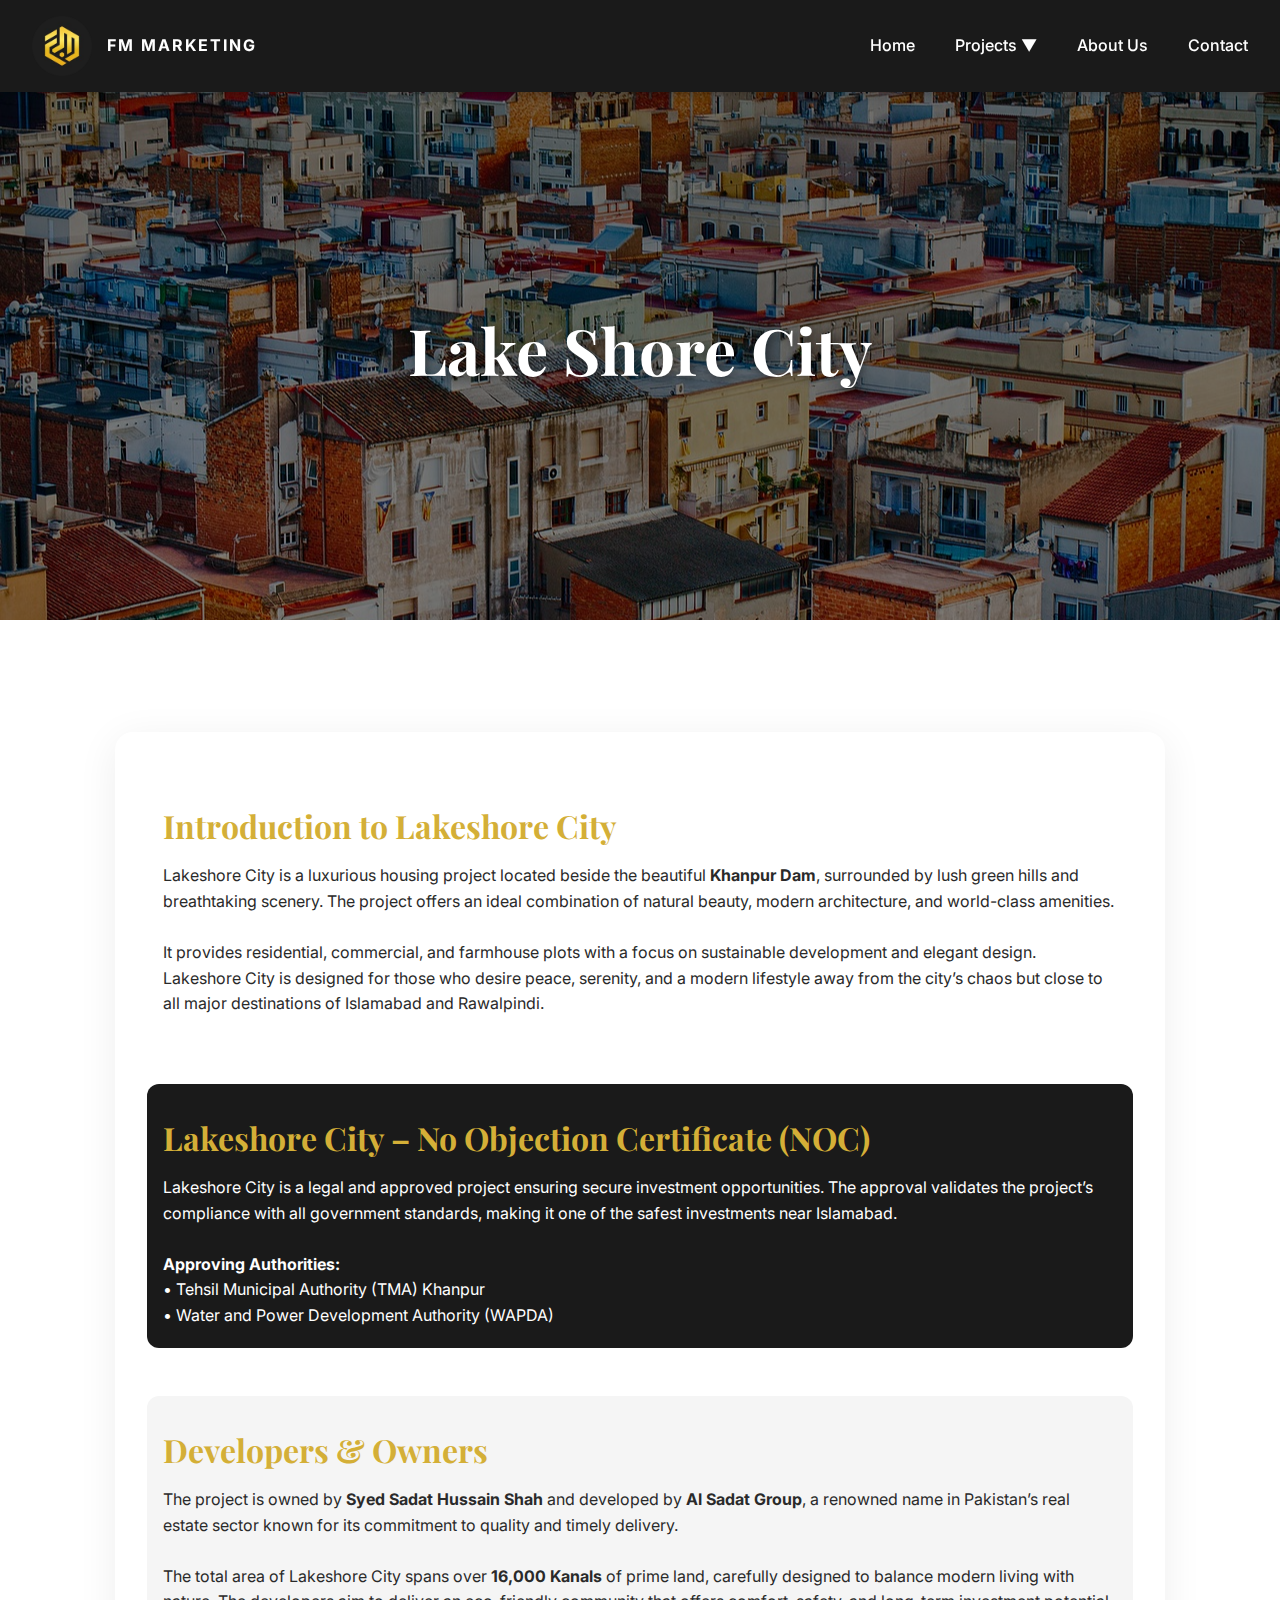
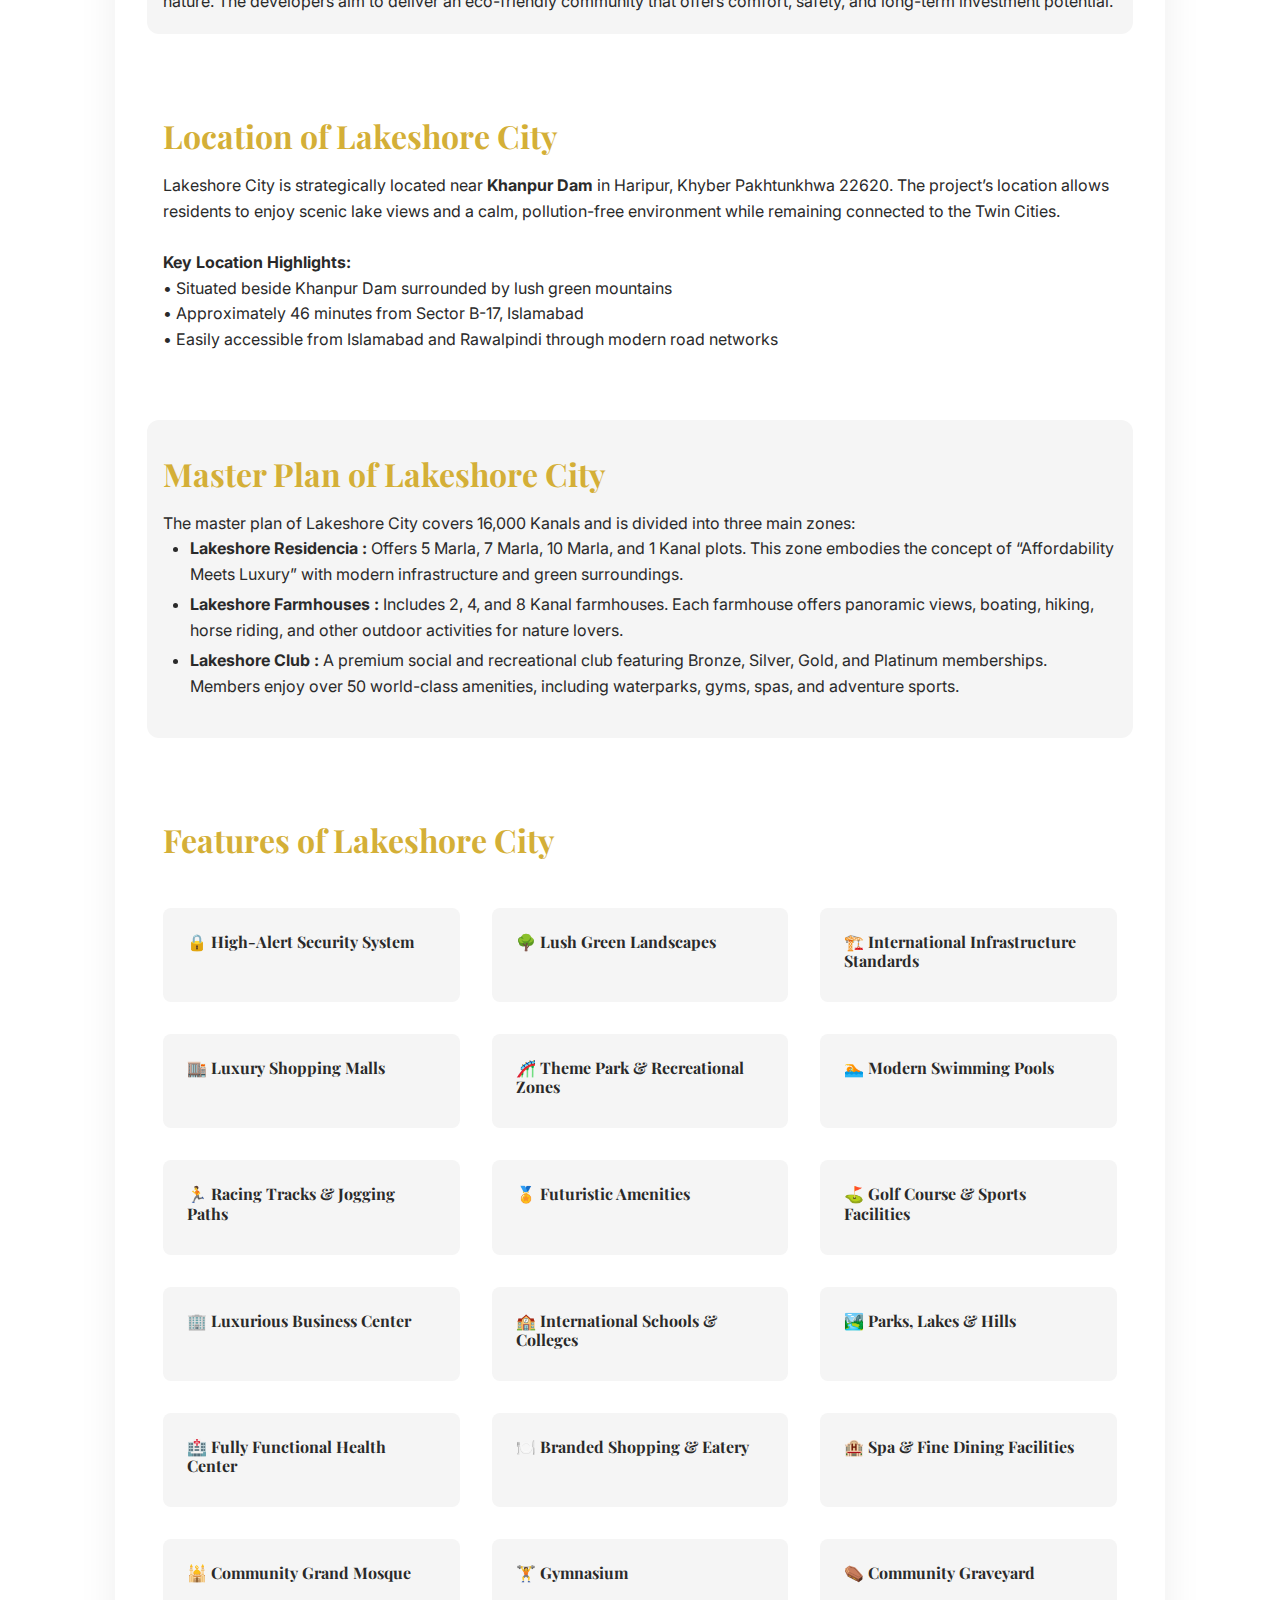
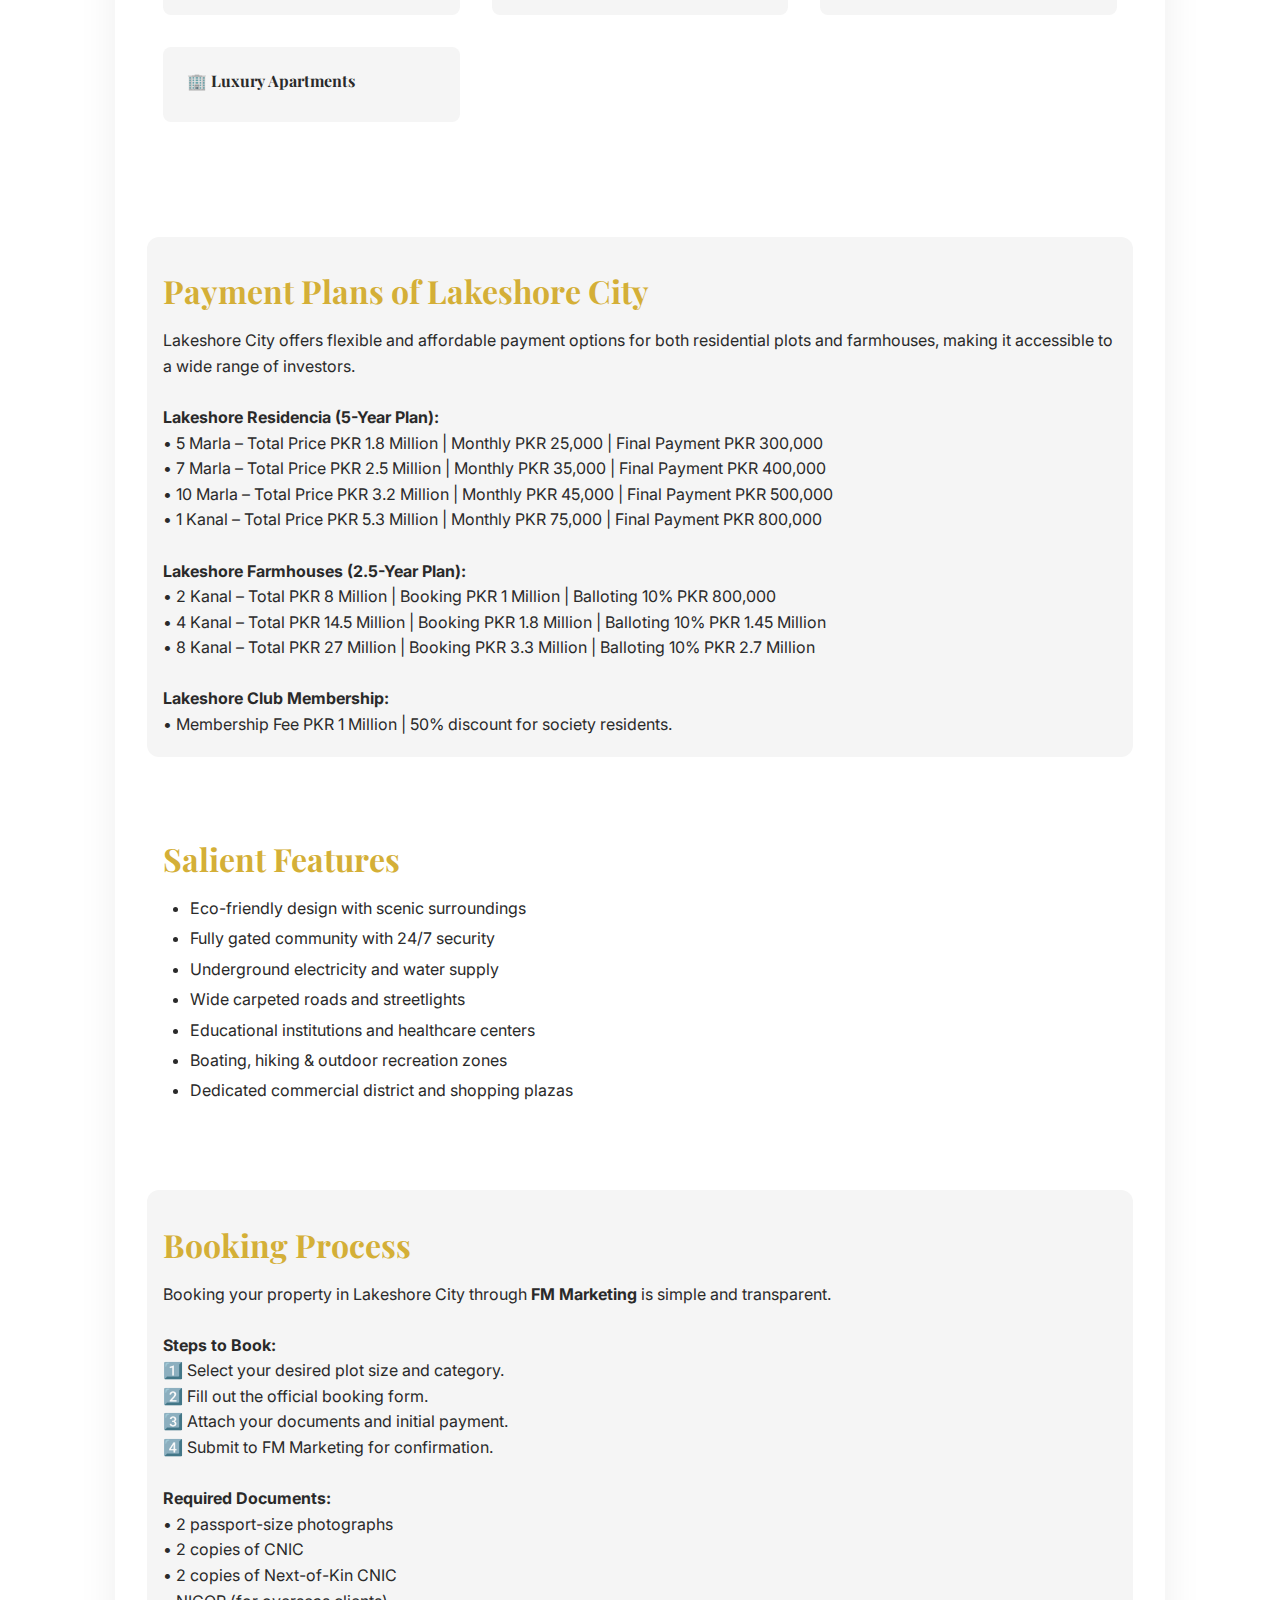
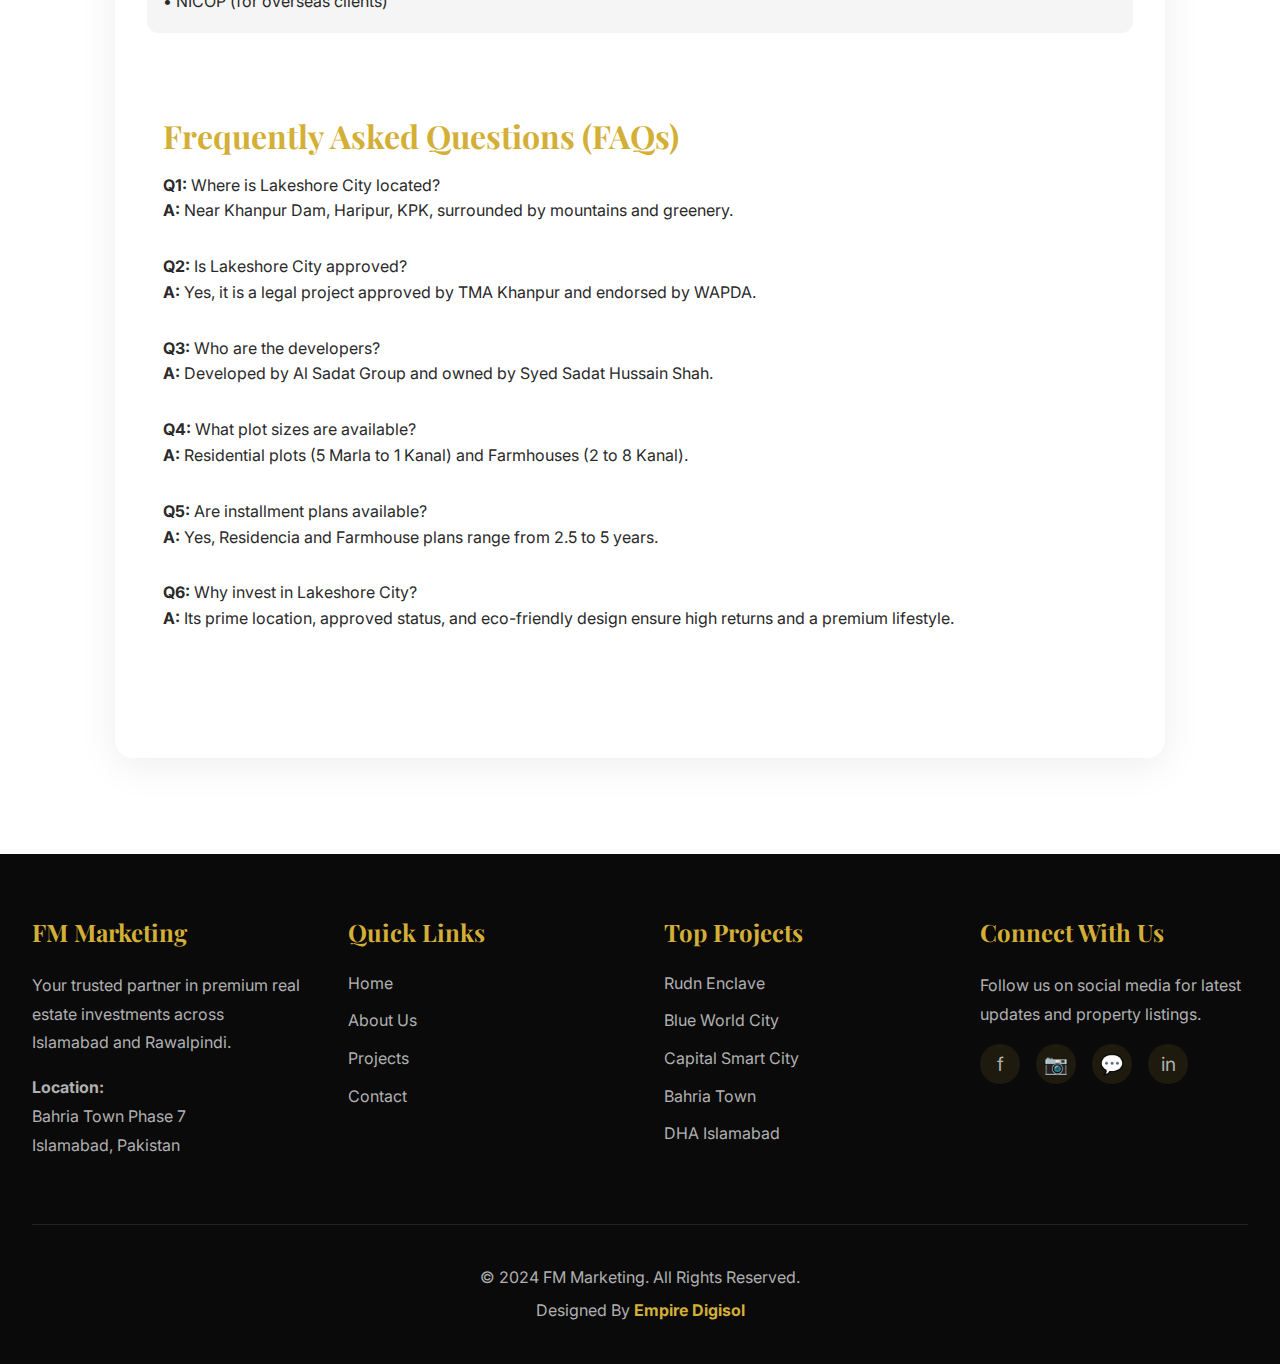
<file: projects/lake-shore-city.html>
<!DOCTYPE html>
<html lang="en">

<head>
  <meta charset="UTF-8">
  <meta name="viewport" content="width=device-width, initial-scale=1.0">
  <title>Lake Shore City - FM Marketing | Residential & Farmhouse Plots</title>
  <meta name="description"
    content="Invest in Lake Shore City through FM Marketing. Residential and farmhouse plots with scenic lake views and modern amenities.">
  <link rel="preconnect" href="https://fonts.googleapis.com">
  <link rel="preconnect" href="https://fonts.gstatic.com" crossorigin>
  <link
    href="https://fonts.googleapis.com/css2?family=Inter:wght@400;500;600;700&family=Playfair+Display:wght@700;900&display=swap"
    rel="stylesheet">
  <link rel="stylesheet" href="../css/styles.css">
</head>

<body>
  <nav class="navbar">
    <div class="nav-container">
      <a href="../index.html" class="logo-link">
        <img src="../images/logo.jpg" alt="FM Marketing Logo" class="logo-img">
        <span class="logo-text">FM Marketing</span>
      </a>


      <ul class="nav-menu">
        <li><a href="../index.html">Home</a></li>
        <li class="dropdown"><a href="#" class="dropdown-toggle">Projects ▼</a>
          <div class="dropdown-menu"><a href="../projects/rudn-enclave.html">Rudn Enclave</a><a
              href="../projects/blue-world-city.html">Blue World City</a><a href="../projects/park-view-city.html">Park
              View
              City</a><a href="../projects/capital-smart-city.html">Capital Smart City</a><a
              href="../projects/faisal-town-phase-2.html">Faisal Town Phase 2</a><a
              href="../projects/lake-shore-city.html">Lake Shore City</a><a href="../projects/may-fair.html">May
              Fair</a><a href="../projects/taj-residencia.html">Taj Residencia</a><a
              href="../projects/bahria.html">Bahria</a><a href="../projects/dha.html">DHA</a></div>
        </li>
        <li><a href="../about.html">About Us</a></li>
        <li><a href="../contact.html">Contact</a></li>
      </ul>
      <button class="mobile-toggle">☰</button>
    </div>
  </nav>
  <section class="page-hero" style="background-image: url('../images/residential_housing__e60ad8f4.jpg');">
    <div class="page-hero-overlay"></div>
    <div class="page-hero-content">
      <h1>Lake Shore City</h1>
    </div>
  </section>

<section class="project-details">
  <div class="content-card">

    <!-- INTRODUCTION -->
    <section class="content-section">
      <h3 class="content-heading">Introduction to Lakeshore City</h3>
      <p>
        Lakeshore City is a luxurious housing project located beside the beautiful <strong>Khanpur Dam</strong>, surrounded by lush
        green hills and breathtaking scenery. The project offers an ideal combination of natural beauty, modern architecture, and
        world-class amenities.<br><br>
        It provides residential, commercial, and farmhouse plots with a focus on sustainable development and elegant design. Lakeshore
        City is designed for those who desire peace, serenity, and a modern lifestyle away from the city’s chaos but close to all major
        destinations of Islamabad and Rawalpindi.
      </p>
    </section>

    <!-- NOC -->
    <section class="content-section content-section-dark">
      <h3 class="content-heading">Lakeshore City – No Objection Certificate (NOC)</h3>
      <p>
        Lakeshore City is a legal and approved project ensuring secure investment opportunities. The approval validates the
        project’s compliance with all government standards, making it one of the safest investments near Islamabad.<br><br>
        <strong>Approving Authorities:</strong><br>
        • Tehsil Municipal Authority (TMA) Khanpur<br>
        • Water and Power Development Authority (WAPDA)
      </p>
    </section>

    <!-- DEVELOPERS & OWNERS -->
    <section class="content-section content-section-light">
      <h3 class="content-heading">Developers &amp; Owners</h3>
      <p>
        The project is owned by <strong>Syed Sadat Hussain Shah</strong> and developed by <strong>Al Sadat Group</strong>, a renowned
        name in Pakistan’s real estate sector known for its commitment to quality and timely delivery.<br><br>
        The total area of Lakeshore City spans over <strong>16,000 Kanals</strong> of prime land, carefully designed to balance modern
        living with nature. The developers aim to deliver an eco-friendly community that offers comfort, safety, and long-term
        investment potential.
      </p>
    </section>

    <!-- LOCATION -->
    <section class="content-section">
      <h3 class="content-heading">Location of Lakeshore City</h3>
      <p>
        Lakeshore City is strategically located near <strong>Khanpur Dam</strong> in Haripur, Khyber Pakhtunkhwa 22620. The project’s
        location allows residents to enjoy scenic lake views and a calm, pollution-free environment while remaining connected to the
        Twin Cities.<br><br>
        <strong>Key Location Highlights:</strong><br>
        • Situated beside Khanpur Dam surrounded by lush green mountains<br>
        • Approximately 46 minutes from Sector B-17, Islamabad<br>
        • Easily accessible from Islamabad and Rawalpindi through modern road networks
      </p>
    </section>

    <!-- MASTER PLAN -->
    <section class="content-section content-section-light">
      <h3 class="content-heading">Master Plan of Lakeshore City</h3>
      <p>
        The master plan of Lakeshore City covers 16,000 Kanals and is divided into three main zones:
      </p>
      <ul>
        <li>
          <strong>Lakeshore Residencia :</strong> Offers 5 Marla, 7 Marla, 10 Marla, and 1 Kanal plots. This zone embodies the concept
          of “Affordability Meets Luxury” with modern infrastructure and green surroundings.
        </li>
        <li>
          <strong>Lakeshore Farmhouses :</strong> Includes 2, 4, and 8 Kanal farmhouses. Each farmhouse offers panoramic views,
          boating, hiking, horse riding, and other outdoor activities for nature lovers.
        </li>
        <li>
          <strong>Lakeshore Club :</strong> A premium social and recreational club featuring Bronze, Silver, Gold, and Platinum
          memberships. Members enjoy over 50 world-class amenities, including waterparks, gyms, spas, and adventure sports.
        </li>
      </ul>
    </section>

    <!-- FEATURES -->
    <section class="content-section">
      <h3 class="content-heading">Features of Lakeshore City</h3>
      <div class="features-grid">
        <div class="feature-item"><h4>🔒 High-Alert Security System</h4></div>
        <div class="feature-item"><h4>🌳 Lush Green Landscapes</h4></div>
        <div class="feature-item"><h4>🏗️ International Infrastructure Standards</h4></div>
        <div class="feature-item"><h4>🏬 Luxury Shopping Malls</h4></div>
        <div class="feature-item"><h4>🎢 Theme Park &amp; Recreational Zones</h4></div>
        <div class="feature-item"><h4>🏊 Modern Swimming Pools</h4></div>
        <div class="feature-item"><h4>🏃 Racing Tracks &amp; Jogging Paths</h4></div>
        <div class="feature-item"><h4>🏅 Futuristic Amenities</h4></div>
        <div class="feature-item"><h4>⛳ Golf Course &amp; Sports Facilities</h4></div>
        <div class="feature-item"><h4>🏢 Luxurious Business Center</h4></div>
        <div class="feature-item"><h4>🏫 International Schools &amp; Colleges</h4></div>
        <div class="feature-item"><h4>🏞️ Parks, Lakes &amp; Hills</h4></div>
        <div class="feature-item"><h4>🏥 Fully Functional Health Center</h4></div>
        <div class="feature-item"><h4>🍽️ Branded Shopping &amp; Eatery</h4></div>
        <div class="feature-item"><h4>🏨 Spa &amp; Fine Dining Facilities</h4></div>
        <div class="feature-item"><h4>🕌 Community Grand Mosque</h4></div>
        <div class="feature-item"><h4>🏋️ Gymnasium</h4></div>
        <div class="feature-item"><h4>⚰️ Community Graveyard</h4></div>
        <div class="feature-item"><h4>🏢 Luxury Apartments</h4></div>
      </div>
    </section>

    <!-- PAYMENT PLANS -->
    <section class="content-section content-section-light">
      <h3 class="content-heading">Payment Plans of Lakeshore City</h3>
      <p>
        Lakeshore City offers flexible and affordable payment options for both residential plots and farmhouses, making it accessible
        to a wide range of investors.<br><br>
        <strong>Lakeshore Residencia (5-Year Plan):</strong><br>
        • 5 Marla – Total Price PKR 1.8 Million | Monthly PKR 25,000 | Final Payment PKR 300,000<br>
        • 7 Marla – Total Price PKR 2.5 Million | Monthly PKR 35,000 | Final Payment PKR 400,000<br>
        • 10 Marla – Total Price PKR 3.2 Million | Monthly PKR 45,000 | Final Payment PKR 500,000<br>
        • 1 Kanal – Total Price PKR 5.3 Million | Monthly PKR 75,000 | Final Payment PKR 800,000<br><br>
        <strong>Lakeshore Farmhouses (2.5-Year Plan):</strong><br>
        • 2 Kanal – Total PKR 8 Million | Booking PKR 1 Million | Balloting 10% PKR 800,000<br>
        • 4 Kanal – Total PKR 14.5 Million | Booking PKR 1.8 Million | Balloting 10% PKR 1.45 Million<br>
        • 8 Kanal – Total PKR 27 Million | Booking PKR 3.3 Million | Balloting 10% PKR 2.7 Million<br><br>
        <strong>Lakeshore Club Membership:</strong><br>
        • Membership Fee PKR 1 Million | 50% discount for society residents.
      </p>
    </section>

    <!-- SALIENT FEATURES -->
    <section class="content-section">
      <h3 class="content-heading">Salient Features</h3>
      <ul>
        <li>Eco-friendly design with scenic surroundings</li>
        <li>Fully gated community with 24/7 security</li>
        <li>Underground electricity and water supply</li>
        <li>Wide carpeted roads and streetlights</li>
        <li>Educational institutions and healthcare centers</li>
        <li>Boating, hiking &amp; outdoor recreation zones</li>
        <li>Dedicated commercial district and shopping plazas</li>
      </ul>
    </section>

    <!-- BOOKING -->
    <section class="content-section content-section-light">
      <h3 class="content-heading">Booking Process</h3>
      <p>
        Booking your property in Lakeshore City through <strong>FM Marketing</strong> is simple and transparent.<br><br>
        <strong>Steps to Book:</strong><br>
        1️⃣ Select your desired plot size and category.<br>
        2️⃣ Fill out the official booking form.<br>
        3️⃣ Attach your documents and initial payment.<br>
        4️⃣ Submit to FM Marketing for confirmation.<br><br>
        <strong>Required Documents:</strong><br>
        • 2 passport-size photographs<br>
        • 2 copies of CNIC<br>
        • 2 copies of Next-of-Kin CNIC<br>
        • NICOP (for overseas clients)
      </p>
    </section>

    <!-- FAQs -->
    <section class="content-section">
      <h3 class="content-heading">Frequently Asked Questions (FAQs)</h3>
      <ul style="list-style:none;padding-left:0;">
        <li><strong>Q1:</strong> Where is Lakeshore City located?<br>
            <strong>A:</strong> Near Khanpur Dam, Haripur, KPK, surrounded by mountains and greenery.</li><br>
        <li><strong>Q2:</strong> Is Lakeshore City approved?<br>
            <strong>A:</strong> Yes, it is a legal project approved by TMA Khanpur and endorsed by WAPDA.</li><br>
        <li><strong>Q3:</strong> Who are the developers?<br>
            <strong>A:</strong> Developed by Al Sadat Group and owned by Syed Sadat Hussain Shah.</li><br>
        <li><strong>Q4:</strong> What plot sizes are available?<br>
            <strong>A:</strong> Residential plots (5 Marla to 1 Kanal) and Farmhouses (2 to 8 Kanal).</li><br>
        <li><strong>Q5:</strong> Are installment plans available?<br>
            <strong>A:</strong> Yes, Residencia and Farmhouse plans range from 2.5 to 5 years.</li><br>
        <li><strong>Q6:</strong> Why invest in Lakeshore City?<br>
            <strong>A:</strong> Its prime location, approved status, and eco-friendly design ensure high returns and a premium lifestyle.</li>
      </ul>
    </section>

  </div>
</section>

  <footer class="footer">
    <div class="footer-content">
      <div class="footer-section">
        <h3>FM Marketing</h3>
        <p>Your trusted partner in premium real estate investments across Islamabad and Rawalpindi.</p>
        <p><strong>Location:</strong><br>Bahria Town Phase 7<br>Islamabad, Pakistan</p>
      </div>
      <div class="footer-section">
        <h3>Quick Links</h3>
        <ul>
          <li><a href="../index.html">Home</a></li>
          <li><a href="../about.html">About Us</a></li>
          <li><a href="#projects">Projects</a></li>
          <li><a href="../contact.html">Contact</a></li>
        </ul>
      </div>
      <div class="footer-section">
        <h3>Top Projects</h3>
        <ul>
          <li><a href="../projects/rudn-enclave.html">Rudn Enclave</a></li>
          <li><a href="../projects/blue-world-city.html">Blue World City</a></li>
          <li><a href="../projects/capital-smart-city.html">Capital Smart City</a></li>
          <li><a href="../projects/bahria.html">Bahria Town</a></li>
          <li><a href="../projects/dha.html">DHA Islamabad</a></li>
        </ul>
      </div>
      <div class="footer-section">
        <h3>Connect With Us</h3>
        <p>Follow us on social media for latest updates and property listings.</p>
        <div class="social-links"><a href="#" class="social-icon" title="Facebook">f</a><a href="#" class="social-icon"
            title="Instagram">📷</a><a href="#" class="social-icon" title="WhatsApp">💬</a><a href="#"
            class="social-icon" title="LinkedIn">in</a></div>
      </div>
    </div>
    <div class="footer-bottom">
      <p>&copy; 2024 FM Marketing. All Rights Reserved.</p>
      <p>Designed By <strong style="color: var(--gold);">Empire Digisol</strong></p>
    </div>
  </footer>
  <script src="../js/main.js"></script>
</body>

</html>
</file>
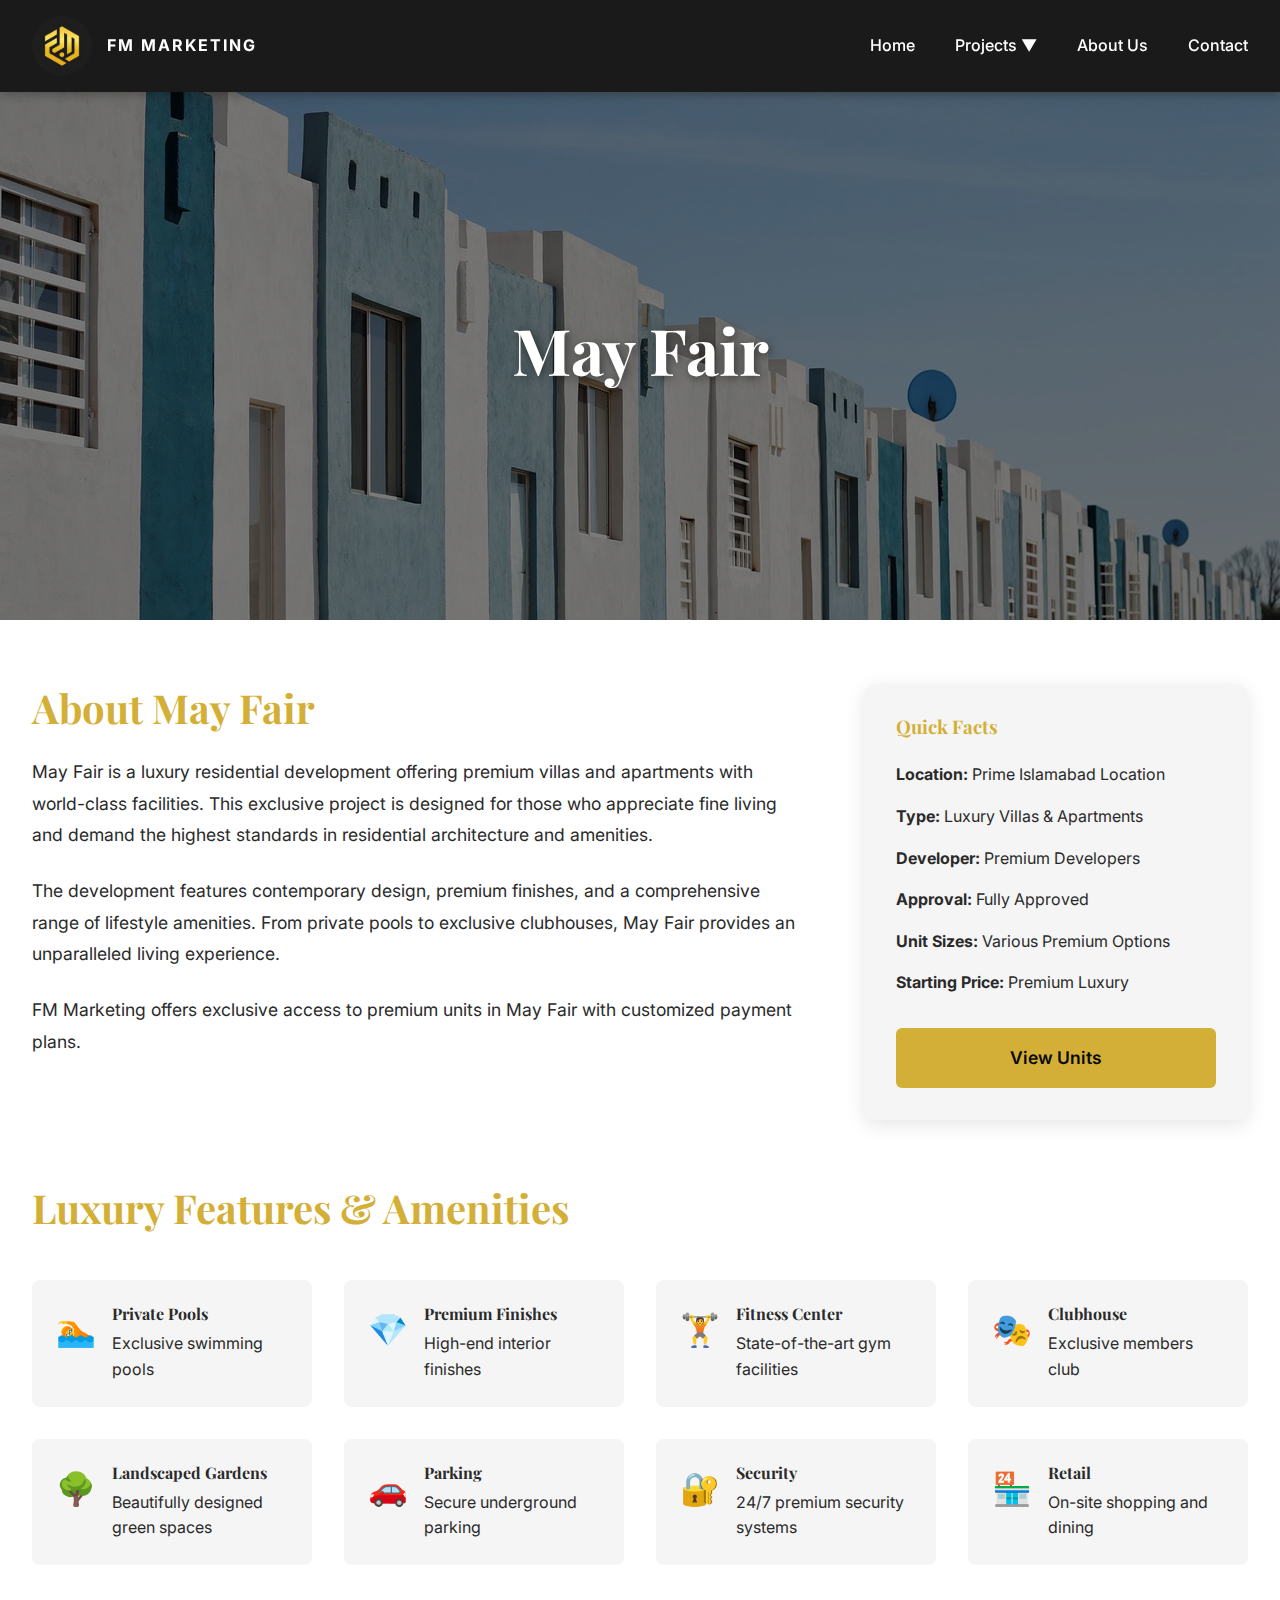
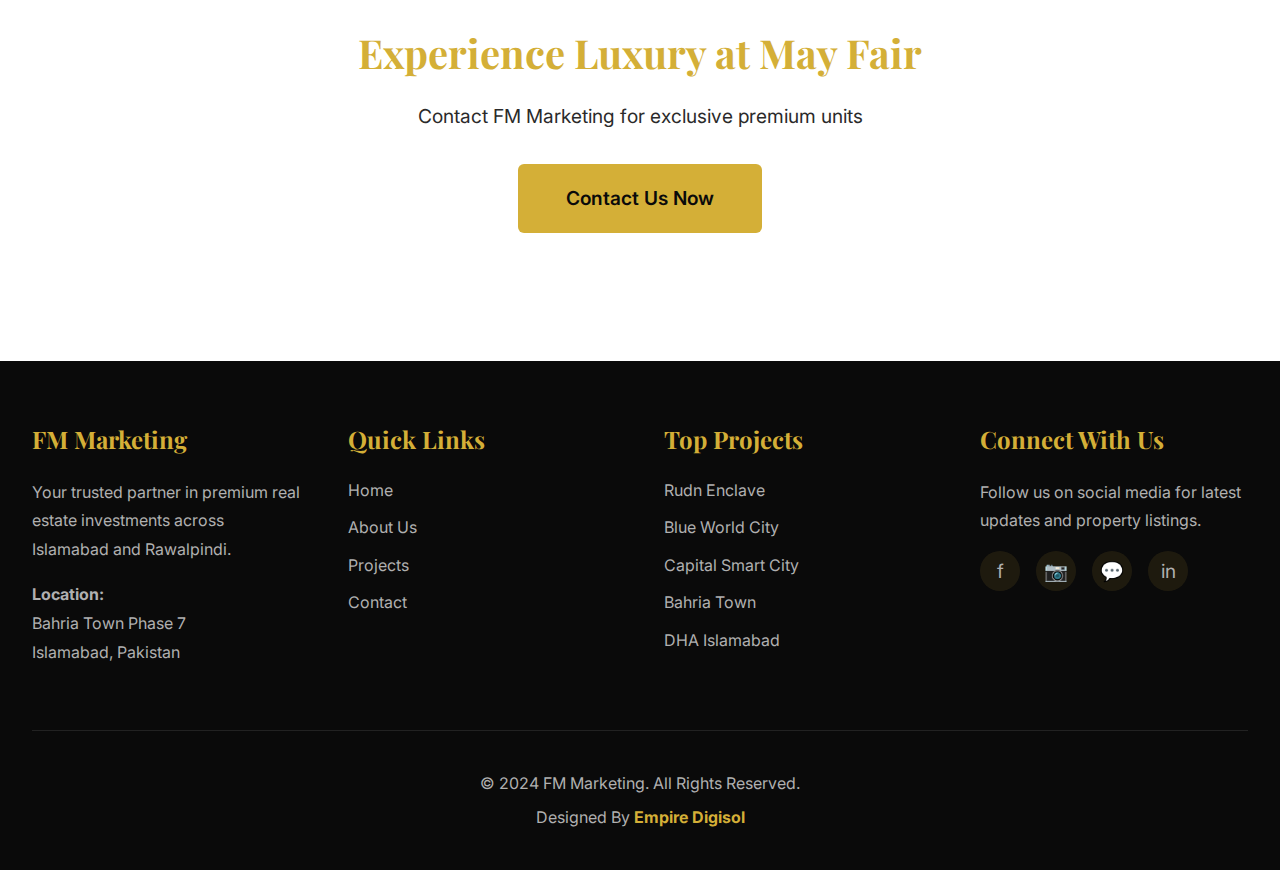
<file: projects/may-fair.html>
<!DOCTYPE html>
<html lang="en">

<head>
  <meta charset="UTF-8">
  <meta name="viewport" content="width=device-width, initial-scale=1.0">
  <title>May Fair - FM Marketing | Luxury Residential Development</title>
  <meta name="description"
    content="Invest in May Fair through FM Marketing. Luxury residential development offering premium villas and apartments with world-class facilities.">
  <link rel="preconnect" href="https://fonts.googleapis.com">
  <link rel="preconnect" href="https://fonts.gstatic.com" crossorigin>
  <link
    href="https://fonts.googleapis.com/css2?family=Inter:wght@400;500;600;700&family=Playfair+Display:wght@700;900&display=swap"
    rel="stylesheet">
  <link rel="stylesheet" href="../css/styles.css">
</head>

<body>
  <nav class="navbar">
    <div class="nav-container">
      <a href="../index.html" class="logo-link">
        <img src="../images/logo.jpg" alt="FM Marketing Logo" class="logo-img">
        <span class="logo-text">FM Marketing</span>
      </a>

      <ul class="nav-menu">
        <li><a href="../index.html">Home</a></li>
        <li class="dropdown"><a href="#" class="dropdown-toggle">Projects ▼</a>
          <div class="dropdown-menu"><a href="../projects/rudn-enclave.html">Rudn Enclave</a><a
              href="../projects/blue-world-city.html">Blue World City</a><a href="../projects/park-view-city.html">Park View
              City</a><a href="../projects/capital-smart-city.html">Capital Smart City</a><a
              href="../projects/faisal-town-phase-2.html">Faisal Town Phase 2</a><a
              href="../projects/lake-shore-city.html">Lake Shore City</a><a href="../projects/may-fair.html">May Fair</a><a
              href="../projects/taj-residencia.html">Taj Residencia</a><a href="../projects/bahria.html">Bahria</a><a
              href="../projects/dha.html">DHA</a></div>
        </li>
        <li><a href="../about.html">About Us</a></li>
        <li><a href="../contact.html">Contact</a></li>
      </ul>
      <button class="mobile-toggle">☰</button>
    </div>
  </nav>
  <section class="page-hero" style="background-image: url('../images/residential_housing__216f7cc2.jpg');">
    <div class="page-hero-overlay"></div>
    <div class="page-hero-content">
      <h1>May Fair</h1>
    </div>
  </section>
  <section class="project-details">
    <div class="container">
      <div class="project-overview">
        <div>
          <h2 style="color: var(--gold); font-size: 2.5rem; margin-bottom: 1.5rem;">About May Fair</h2>
          <p style="font-size: 1.1rem; line-height: 1.8; margin-bottom: 1.5rem;">May Fair is a luxury residential
            development offering premium villas and apartments with world-class facilities. This exclusive project is
            designed for those who appreciate fine living and demand the highest standards in residential architecture
            and amenities.</p>
          <p style="font-size: 1.1rem; line-height: 1.8; margin-bottom: 1.5rem;">The development features contemporary
            design, premium finishes, and a comprehensive range of lifestyle amenities. From private pools to exclusive
            clubhouses, May Fair provides an unparalleled living experience.</p>
          <p style="font-size: 1.1rem; line-height: 1.8;">FM Marketing offers exclusive access to premium units in May
            Fair with customized payment plans.</p>
        </div>
        <div>
          <div
            style="background: var(--light-bg); padding: 2rem; border-radius: 12px; box-shadow: 0 5px 20px rgba(0,0,0,0.1);">
            <h3 style="color: var(--gold); margin-bottom: 1.5rem;">Quick Facts</h3>
            <div style="margin-bottom: 1rem;"><strong>Location:</strong> Prime Islamabad Location</div>
            <div style="margin-bottom: 1rem;"><strong>Type:</strong> Luxury Villas & Apartments</div>
            <div style="margin-bottom: 1rem;"><strong>Developer:</strong> Premium Developers</div>
            <div style="margin-bottom: 1rem;"><strong>Approval:</strong> Fully Approved</div>
            <div style="margin-bottom: 1rem;"><strong>Unit Sizes:</strong> Various Premium Options</div>
            <div style="margin-bottom: 2rem;"><strong>Starting Price:</strong> Premium Luxury</div>
            <a href="../contact.html" class="btn btn-primary" style="width: 100%; text-align: center;">View Units</a>
          </div>
        </div>
      </div>
      <h2 style="color: var(--gold); font-size: 2.5rem; margin: 4rem 0 2rem;">Luxury Features & Amenities</h2>
      <div class="features-grid">
        <div class="feature-item">
          <div class="feature-icon">🏊</div>
          <div>
            <h4>Private Pools</h4>
            <p>Exclusive swimming pools</p>
          </div>
        </div>
        <div class="feature-item">
          <div class="feature-icon">💎</div>
          <div>
            <h4>Premium Finishes</h4>
            <p>High-end interior finishes</p>
          </div>
        </div>
        <div class="feature-item">
          <div class="feature-icon">🏋️</div>
          <div>
            <h4>Fitness Center</h4>
            <p>State-of-the-art gym facilities</p>
          </div>
        </div>
        <div class="feature-item">
          <div class="feature-icon">🎭</div>
          <div>
            <h4>Clubhouse</h4>
            <p>Exclusive members club</p>
          </div>
        </div>
        <div class="feature-item">
          <div class="feature-icon">🌳</div>
          <div>
            <h4>Landscaped Gardens</h4>
            <p>Beautifully designed green spaces</p>
          </div>
        </div>
        <div class="feature-item">
          <div class="feature-icon">🚗</div>
          <div>
            <h4>Parking</h4>
            <p>Secure underground parking</p>
          </div>
        </div>
        <div class="feature-item">
          <div class="feature-icon">🔐</div>
          <div>
            <h4>Security</h4>
            <p>24/7 premium security systems</p>
          </div>
        </div>
        <div class="feature-item">
          <div class="feature-icon">🏪</div>
          <div>
            <h4>Retail</h4>
            <p>On-site shopping and dining</p>
          </div>
        </div>
      </div>
      <div style="text-align: center; margin: 4rem 0;">
        <h2 style="color: var(--gold); font-size: 2.5rem; margin-bottom: 1.5rem;">Experience Luxury at May Fair</h2>
        <p style="font-size: 1.2rem; margin-bottom: 2rem;">Contact FM Marketing for exclusive premium units</p>
        <a href="../contact.html" class="btn btn-primary" style="font-size: 1.2rem; padding: 1.2rem 3rem;">Contact Us
          Now</a>
      </div>
    </div>
  </section>
  <footer class="footer">
    <div class="footer-content">
      <div class="footer-section">
        <h3>FM Marketing</h3>
        <p>Your trusted partner in premium real estate investments across Islamabad and Rawalpindi.</p>
        <p><strong>Location:</strong><br>Bahria Town Phase 7<br>Islamabad, Pakistan</p>
      </div>
      <div class="footer-section">
        <h3>Quick Links</h3>
        <ul>
          <li><a href="../index.html">Home</a></li>
          <li><a href="../about.html">About Us</a></li>
          <li><a href="#projects">Projects</a></li>
          <li><a href="../contact.html">Contact</a></li>
        </ul>
      </div>
      <div class="footer-section">
        <h3>Top Projects</h3>
        <ul>
          <li><a href="../projects/rudn-enclave.html">Rudn Enclave</a></li>
          <li><a href="../projects/blue-world-city.html">Blue World City</a></li>
          <li><a href="../projects/capital-smart-city.html">Capital Smart City</a></li>
          <li><a href="../projects/bahria.html">Bahria Town</a></li>
          <li><a href="../projects/dha.html">DHA Islamabad</a></li>
        </ul>
      </div>
      <div class="footer-section">
        <h3>Connect With Us</h3>
        <p>Follow us on social media for latest updates and property listings.</p>
        <div class="social-links"><a href="#" class="social-icon" title="Facebook">f</a><a href="#" class="social-icon"
            title="Instagram">📷</a><a href="#" class="social-icon" title="WhatsApp">💬</a><a href="#"
            class="social-icon" title="LinkedIn">in</a></div>
      </div>
    </div>
    <div class="footer-bottom">
      <p>&copy; 2024 FM Marketing. All Rights Reserved.</p>
      <p>Designed By <strong style="color: var(--gold);">Empire Digisol</strong></p>
    </div>
  </footer>
  <script src="../js/main.js"></script>
</body>

</html>
</file>
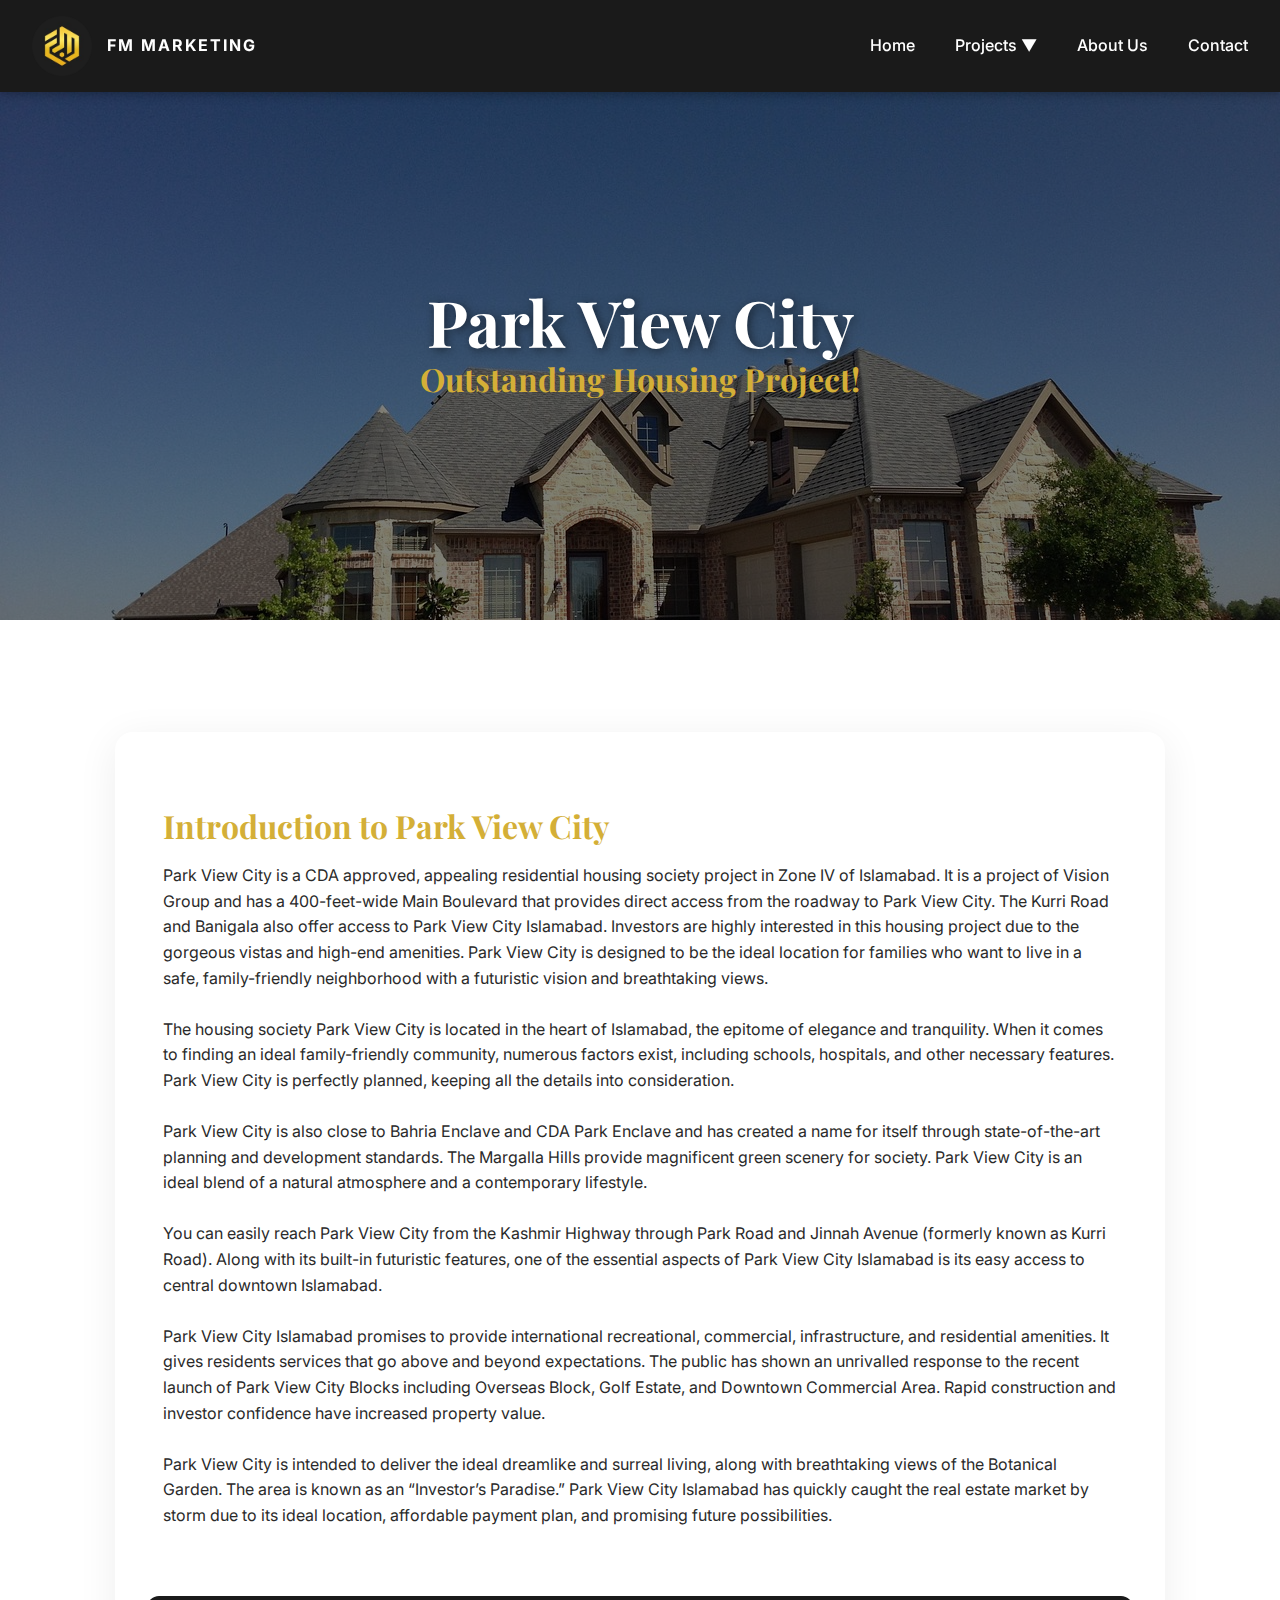
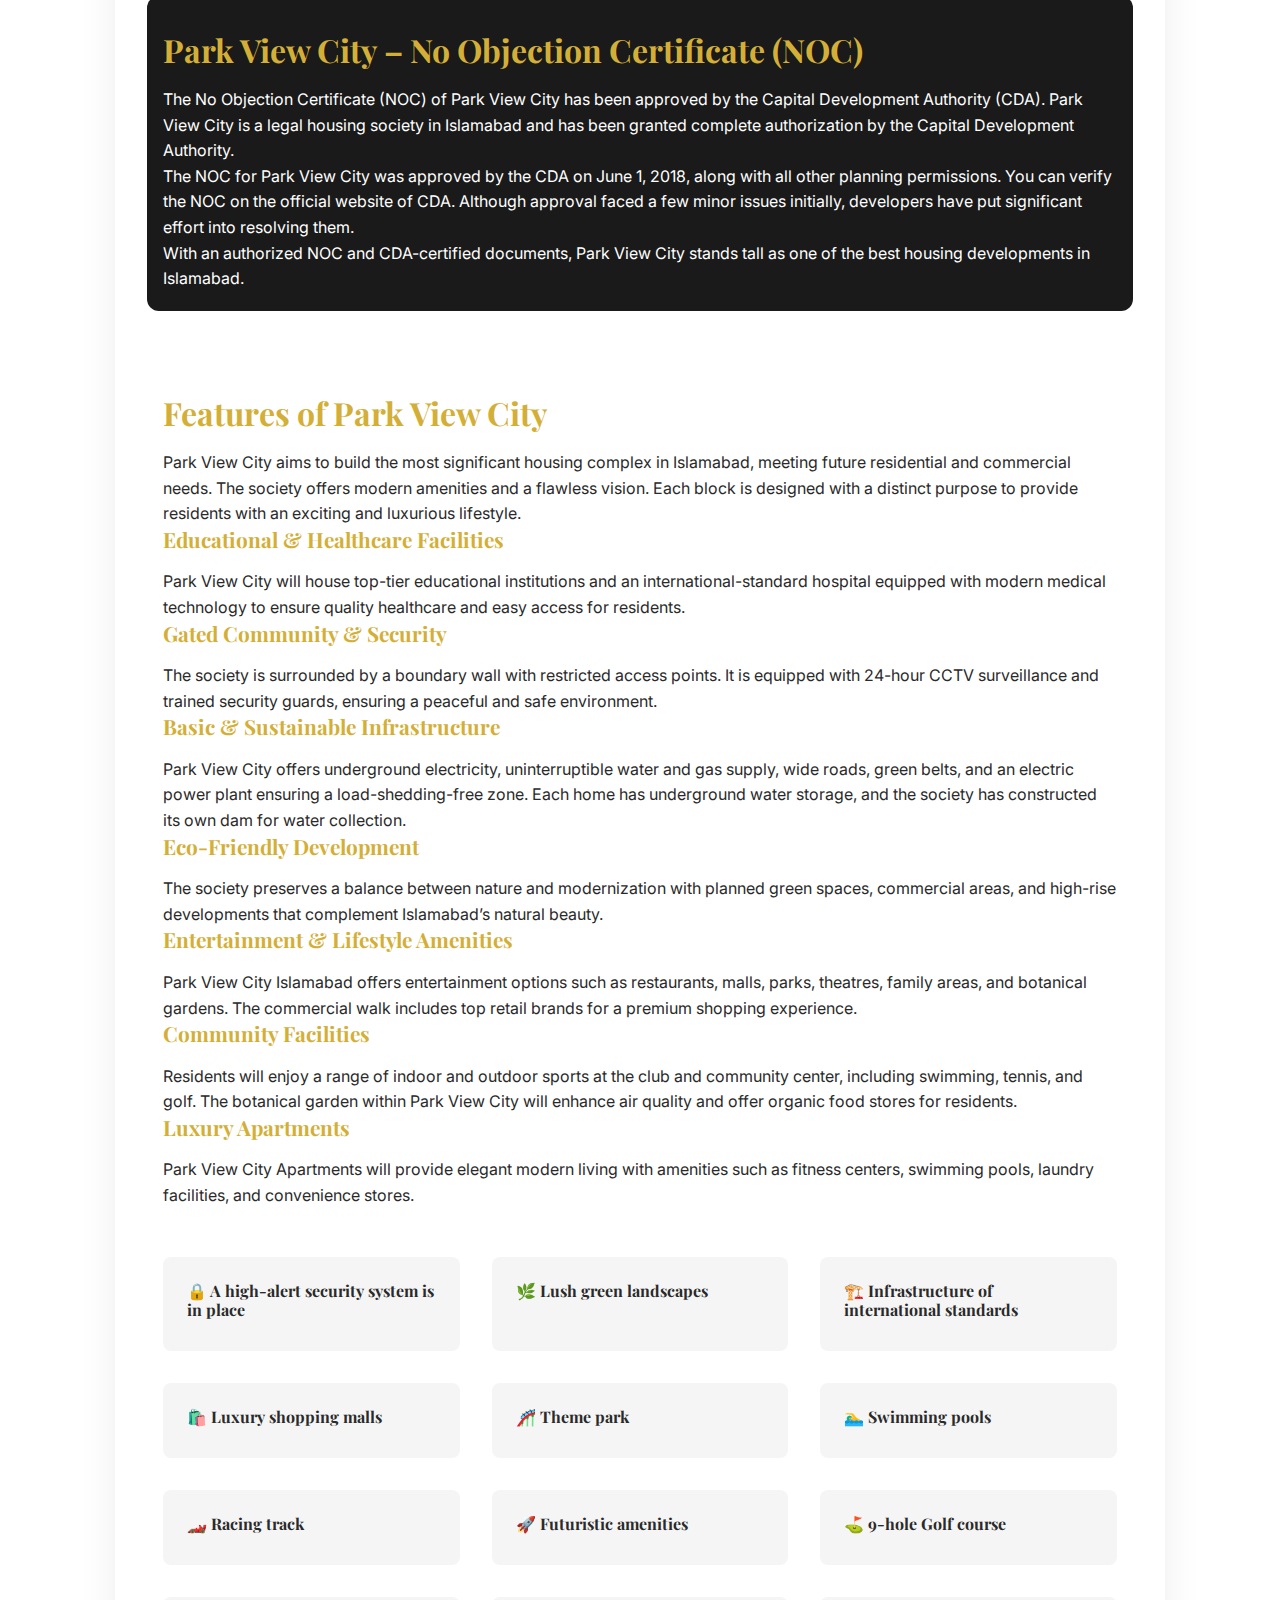
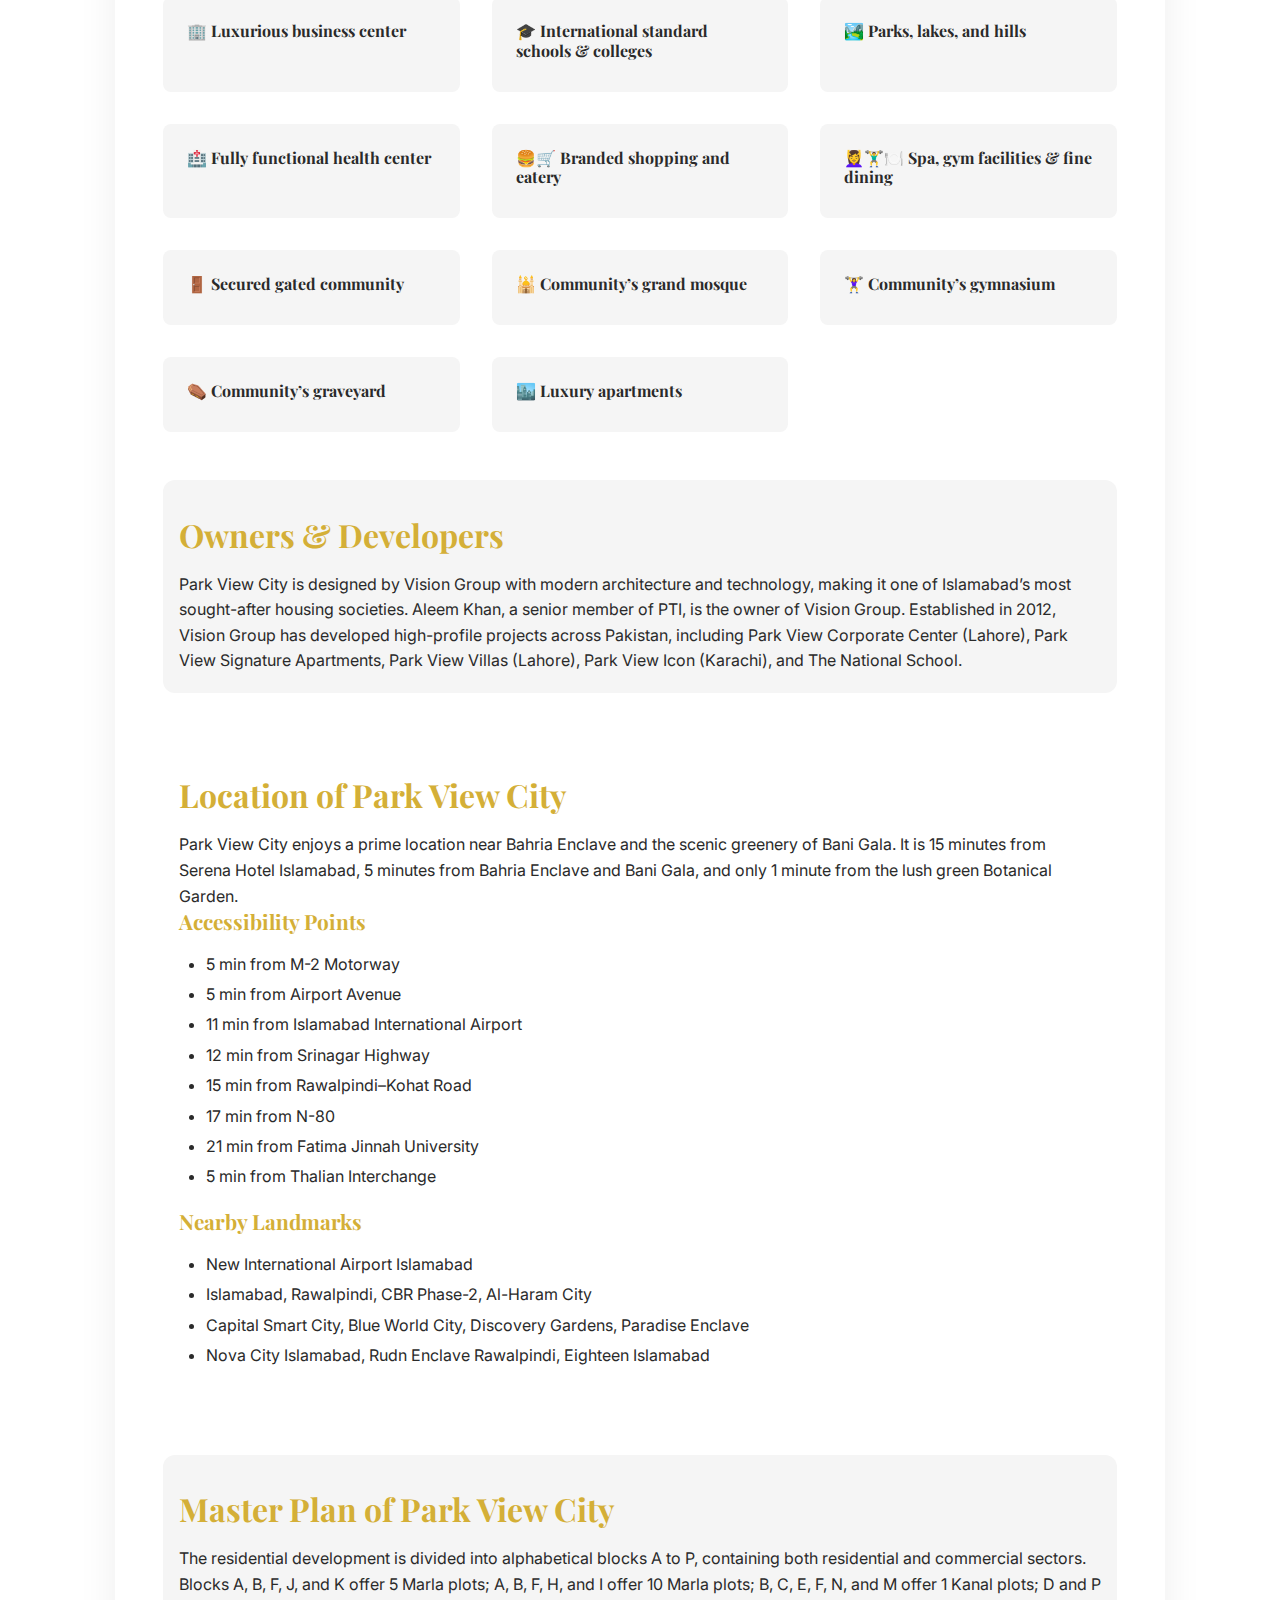
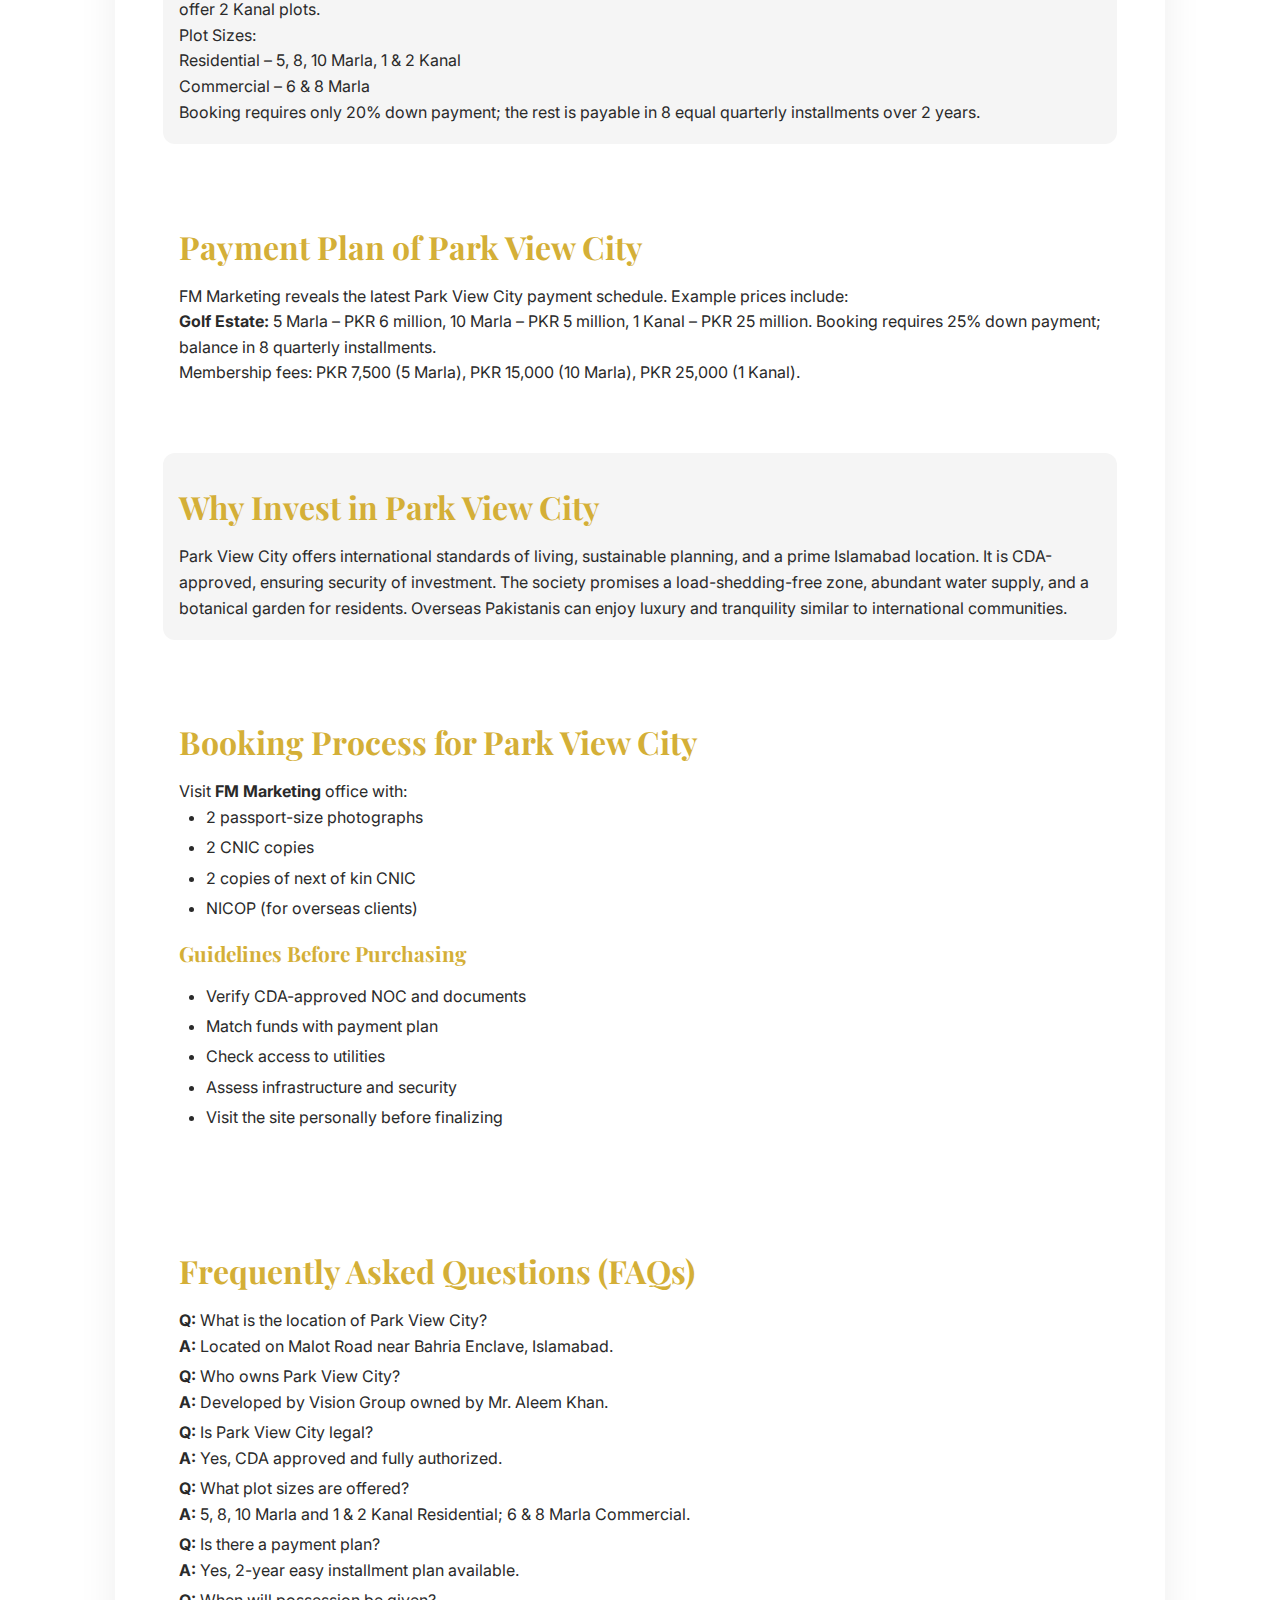
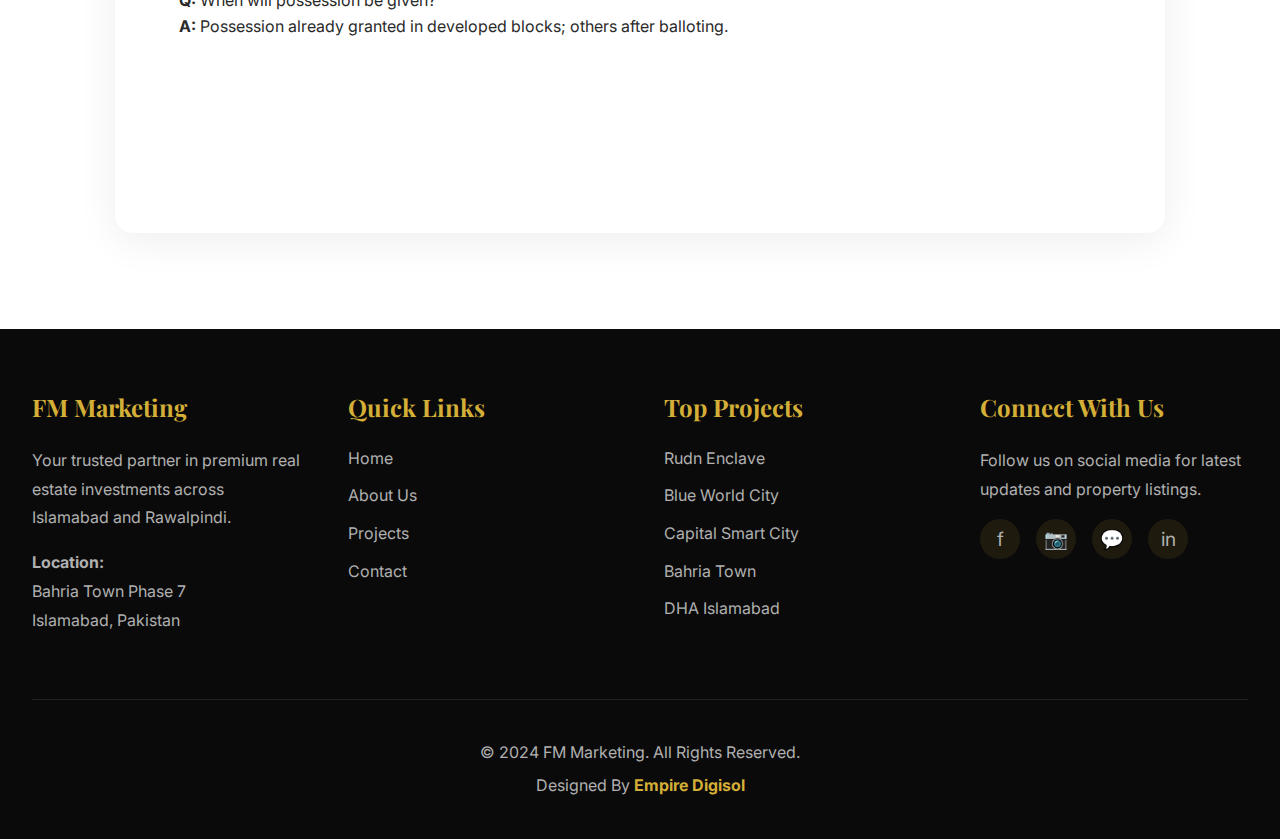
<file: projects/park-view-city.html>
<!DOCTYPE html>
<html lang="en">

<head>
  <meta charset="UTF-8">
  <meta name="viewport" content="width=device-width, initial-scale=1.0">
  <title>Park View City Islamabad - FM Marketing | Modern Gated Community</title>
  <meta name="description"
    content="Invest in Park View City through FM Marketing. Premium gated community offering modern lifestyle amenities with excellent investment potential.">
  <link rel="preconnect" href="https://fonts.googleapis.com">
  <link rel="preconnect" href="https://fonts.gstatic.com" crossorigin>
  <link
    href="https://fonts.googleapis.com/css2?family=Inter:wght@400;500;600;700&family=Playfair+Display:wght@700;900&display=swap"
    rel="stylesheet">
  <link rel="stylesheet" href="../css/styles.css">
</head>

<body>
  <nav class="navbar">
    <div class="nav-container">
      <a href="../index.html" class="logo-link">
        <img src="../images/logo.jpg" alt="FM Marketing Logo" class="logo-img">
        <span class="logo-text">FM Marketing</span>
      </a>

      <ul class="nav-menu">
        <li><a href="../index.html">Home</a></li>
        <li class="dropdown">
          <a href="#" class="dropdown-toggle">Projects ▼</a>
          <div class="dropdown-menu">
            <a href="../projects/rudn-enclave.html">Rudn Enclave</a>
            <a href="../projects/blue-world-city.html">Blue World City</a>
            <a href="../projects/park-view-city.html">Park View City</a>
            <a href="../projects/capital-smart-city.html">Capital Smart City</a>
            <a href="../projects/faisal-town-phase-2.html">Faisal Town Phase 2</a>
            <a href="../projects/lake-shore-city.html">Lake Shore City</a>
            <a href="../projects/may-fair.html">May Fair</a>
            <a href="../projects/taj-residencia.html">Taj Residencia</a>
            <a href="../projects/bahria.html">Bahria</a>
            <a href="../projects/dha.html">DHA</a>
          </div>
        </li>
        <li><a href="../about.html">About Us</a></li>
        <li><a href="../contact.html">Contact</a></li>
      </ul>
      <button class="mobile-toggle">☰</button>
    </div>
  </nav>

  <section class="page-hero" style="background-image: url('../images/luxury_modern_real_e_d8febdb1.jpg');">
    <div class="page-hero-overlay"></div>
    <div class="page-hero-content">
      <h1>Park View City</h1>
      <h3 class="content-heading">Outstanding Housing Project!</h3>
    </div>
  </section>

  <section class="project-details">
    <div class="content-card">

      <!-- INTRODUCTION -->
      <section class="content-section">
        <h3 class="content-heading">Introduction to Park View City</h3>
        <p>
          Park View City is a CDA approved, appealing residential housing society project in Zone IV of Islamabad. It is
          a project of Vision Group and has a 400-feet-wide Main Boulevard that provides direct access from the roadway
          to Park View City. The Kurri Road and Banigala also offer access to Park View City Islamabad. Investors are
          highly interested in this housing project due to the gorgeous vistas and high-end amenities. Park View City is
          designed to be the ideal location for families who want to live in a safe, family-friendly neighborhood with a
          futuristic vision and breathtaking views.
        </p>
        <br>

        <p>
          The housing society Park View City is located in the heart of Islamabad, the epitome of elegance and
          tranquility. When it comes to finding an ideal family-friendly community, numerous factors exist, including
          schools, hospitals, and other necessary features. Park View City is perfectly planned, keeping all the details
          into consideration.
        </p>
        <br>

        <p>
          Park View City is also close to Bahria Enclave and CDA Park Enclave and has created a name for itself through
          state-of-the-art planning and development standards. The Margalla Hills provide magnificent green scenery for
          society. Park View City is an ideal blend of a natural atmosphere and a contemporary lifestyle.
        </p>
        <br>

        <p>
          You can easily reach Park View City from the Kashmir Highway through Park Road and Jinnah Avenue (formerly
          known as Kurri Road). Along with its built-in futuristic features, one of the essential aspects of Park View
          City Islamabad is its easy access to central downtown Islamabad.
        </p>
        <br>

        <p>
          Park View City Islamabad promises to provide international recreational, commercial, infrastructure, and
          residential amenities. It gives residents services that go above and beyond expectations. The public has shown
          an unrivalled response to the recent launch of Park View City Blocks including Overseas Block, Golf Estate,
          and Downtown Commercial Area. Rapid construction and investor confidence have increased property value.
        </p>
        <br>

        <p>
          Park View City is intended to deliver the ideal dreamlike and surreal living, along with breathtaking views of
          the Botanical Garden. The area is known as an “Investor’s Paradise.” Park View City Islamabad has quickly
          caught the real estate market by storm due to its ideal location, affordable payment plan, and promising
          future possibilities.
        </p>
      </section>

      <!-- NOC -->
      <section class="content-section content-section-dark">
        <h3 class="content-heading">Park View City – No Objection Certificate (NOC)</h3>
        <p>
          The No Objection Certificate (NOC) of Park View City has been approved by the Capital Development Authority
          (CDA). Park View City is a legal housing society in Islamabad and has been granted complete authorization by
          the Capital Development Authority.
        </p>
        <p>
          The NOC for Park View City was approved by the CDA on June 1, 2018, along with all other planning permissions.
          You can verify the NOC on the official website of CDA. Although approval faced a few minor issues initially,
          developers have put significant effort into resolving them.
        </p>
        <p>
          With an authorized NOC and CDA-certified documents, Park View City stands tall as one of the best housing
          developments in Islamabad.
        </p>
      </section>

      <!-- FEATURES -->
      <section class="content-section">
        <h3 class="content-heading">Features of Park View City</h3>
        <p>
          Park View City aims to build the most significant housing complex in Islamabad, meeting future residential and
          commercial needs. The society offers modern amenities and a flawless vision. Each block is designed with a
          distinct purpose to provide residents with an exciting and luxurious lifestyle.
        </p>

        <h4 class="content-heading" style="font-size:1.3rem;">Educational &amp; Healthcare Facilities</h4>
        <p>
          Park View City will house top-tier educational institutions and an international-standard hospital equipped
          with modern medical technology to ensure quality healthcare and easy access for residents.
        </p>

        <h4 class="content-heading" style="font-size:1.3rem;">Gated Community &amp; Security</h4>
        <p>
          The society is surrounded by a boundary wall with restricted access points. It is equipped with 24-hour CCTV
          surveillance and trained security guards, ensuring a peaceful and safe environment.
        </p>

        <h4 class="content-heading" style="font-size:1.3rem;">Basic &amp; Sustainable Infrastructure</h4>
        <p>
          Park View City offers underground electricity, uninterruptible water and gas supply, wide roads, green belts,
          and an electric power plant ensuring a load-shedding-free zone. Each home has underground water storage, and
          the society has constructed its own dam for water collection.
        </p>

        <h4 class="content-heading" style="font-size:1.3rem;">Eco-Friendly Development</h4>
        <p>
          The society preserves a balance between nature and modernization with planned green spaces, commercial areas,
          and high-rise developments that complement Islamabad’s natural beauty.
        </p>

        <h4 class="content-heading" style="font-size:1.3rem;">Entertainment &amp; Lifestyle Amenities</h4>
        <p>
          Park View City Islamabad offers entertainment options such as restaurants, malls, parks, theatres, family
          areas, and botanical gardens. The commercial walk includes top retail brands for a premium shopping
          experience.
        </p>

        <h4 class="content-heading" style="font-size:1.3rem;">Community Facilities</h4>
        <p>
          Residents will enjoy a range of indoor and outdoor sports at the club and community center, including
          swimming, tennis, and golf. The botanical garden within Park View City will enhance air quality and offer
          organic food stores for residents.
        </p>

        <h4 class="content-heading" style="font-size:1.3rem;">Luxury Apartments</h4>
        <p>
          Park View City Apartments will provide elegant modern living with amenities such as fitness centers, swimming
          pools, laundry facilities, and convenience stores.
        </p>

        <!-- Features Grid -->
        <div class="features-grid">
          <div class="feature-item">
            <h4>🔒 A high-alert security system is in place</h4>
          </div>
          <div class="feature-item">
            <h4>🌿 Lush green landscapes</h4>
          </div>
          <div class="feature-item">
            <h4>🏗️ Infrastructure of international standards</h4>
          </div>
          <div class="feature-item">
            <h4>🛍️ Luxury shopping malls</h4>
          </div>
          <div class="feature-item">
            <h4>🎢 Theme park</h4>
          </div>
          <div class="feature-item">
            <h4>🏊‍♂️ Swimming pools</h4>
          </div>
          <div class="feature-item">
            <h4>🏎️ Racing track</h4>
          </div>
          <div class="feature-item">
            <h4>🚀 Futuristic amenities</h4>
          </div>
          <div class="feature-item">
            <h4>⛳ 9-hole Golf course</h4>
          </div>
          <div class="feature-item">
            <h4>🏢 Luxurious business center</h4>
          </div>
          <div class="feature-item">
            <h4>🎓 International standard schools &amp; colleges</h4>
          </div>
          <div class="feature-item">
            <h4>🏞️ Parks, lakes, and hills</h4>
          </div>
          <div class="feature-item">
            <h4>🏥 Fully functional health center</h4>
          </div>
          <div class="feature-item">
            <h4>🍔🛒 Branded shopping and eatery</h4>
          </div>
          <div class="feature-item">
            <h4>💆‍♀️🏋️‍♂️🍽️ Spa, gym facilities &amp; fine dining</h4>
          </div>
          <div class="feature-item">
            <h4>🚪 Secured gated community</h4>
          </div>
          <div class="feature-item">
            <h4>🕌 Community’s grand mosque</h4>
          </div>
          <div class="feature-item">
            <h4>🏋️‍♀️ Community’s gymnasium</h4>
          </div>
          <div class="feature-item">
            <h4>⚰️ Community’s graveyard</h4>
          </div>
          <div class="feature-item">
            <h4>🏙️ Luxury apartments</h4>
          </div>
        </div>

        <!-- OWNERS & DEVELOPERS -->
        <section class="content-section content-section-light">
          <h3 class="content-heading">Owners &amp; Developers</h3>
          <p>
            Park View City is designed by Vision Group with modern architecture and technology, making it one of
            Islamabad’s most sought-after housing societies. Aleem Khan, a senior member of PTI, is the owner of Vision
            Group. Established in 2012, Vision Group has developed high-profile projects across Pakistan, including Park
            View Corporate Center (Lahore), Park View Signature Apartments, Park View Villas (Lahore), Park View Icon
            (Karachi), and The National School.
          </p>
        </section>

        <!-- LOCATION -->
        <section class="content-section">
          <h3 class="content-heading">Location of Park View City</h3>
          <p>
            Park View City enjoys a prime location near Bahria Enclave and the scenic greenery of Bani Gala. It is 15
            minutes from Serena Hotel Islamabad, 5 minutes from Bahria Enclave and Bani Gala, and only 1 minute from the
            lush green Botanical Garden.
          </p>

          <h4 class="content-heading" style="font-size:1.3rem;">Accessibility Points</h4>
          <ul>
            <li>5 min from M-2 Motorway</li>
            <li>5 min from Airport Avenue</li>
            <li>11 min from Islamabad International Airport</li>
            <li>12 min from Srinagar Highway</li>
            <li>15 min from Rawalpindi–Kohat Road</li>
            <li>17 min from N-80</li>
            <li>21 min from Fatima Jinnah University</li>
            <li>5 min from Thalian Interchange</li>
          </ul>

          <h4 class="content-heading" style="font-size:1.3rem;">Nearby Landmarks</h4>
          <ul>
            <li>New International Airport Islamabad</li>
            <li>Islamabad, Rawalpindi, CBR Phase-2, Al-Haram City</li>
            <li>Capital Smart City, Blue World City, Discovery Gardens, Paradise Enclave</li>
            <li>Nova City Islamabad, Rudn Enclave Rawalpindi, Eighteen Islamabad</li>
          </ul>
        </section>

        <!-- MASTER PLAN -->
        <section class="content-section content-section-light">
          <h3 class="content-heading">Master Plan of Park View City</h3>
          <p>
            The residential development is divided into alphabetical blocks A to P, containing both residential and
            commercial sectors. Blocks A, B, F, J, and K offer 5 Marla plots; A, B, F, H, and I offer 10 Marla plots; B,
            C, E, F, N, and M offer 1 Kanal plots; D and P offer 2 Kanal plots.
          </p>
          <p>
            Plot Sizes:<br>
            Residential – 5, 8, 10 Marla, 1 &amp; 2 Kanal<br>
            Commercial – 6 &amp; 8 Marla
          </p>
          <p>
            Booking requires only 20% down payment; the rest is payable in 8 equal quarterly installments over 2 years.
          </p>
        </section>

        <!-- PAYMENT PLAN -->
        <section class="content-section">
          <h3 class="content-heading">Payment Plan of Park View City</h3>
          <p>
            FM Marketing reveals the latest Park View City payment schedule. Example prices include:<br>
            <strong>Golf Estate:</strong> 5 Marla – PKR 6 million, 10 Marla – PKR 5 million, 1 Kanal – PKR 25 million.
            Booking requires 25% down payment; balance in 8 quarterly installments.<br>
            Membership fees: PKR 7,500 (5 Marla), PKR 15,000 (10 Marla), PKR 25,000 (1 Kanal).
          </p>
        </section>

        <!-- INVESTMENT -->
        <section class="content-section content-section-light">
          <h3 class="content-heading">Why Invest in Park View City</h3>
          <p>
            Park View City offers international standards of living, sustainable planning, and a prime Islamabad
            location.
            It is CDA-approved, ensuring security of investment. The society promises a load-shedding-free zone,
            abundant
            water supply, and a botanical garden for residents. Overseas Pakistanis can enjoy luxury and tranquility
            similar to international communities.
          </p>
        </section>

        <!-- BOOKING -->
        <section class="content-section">
          <h3 class="content-heading">Booking Process for Park View City</h3>
          <p>
            Visit <strong>FM Marketing</strong> office with:
          </p>
          <ul>
            <li>2 passport-size photographs</li>
            <li>2 CNIC copies</li>
            <li>2 copies of next of kin CNIC</li>
            <li>NICOP (for overseas clients)</li>
          </ul>
          <h4 class="content-heading" style="font-size:1.3rem;">Guidelines Before Purchasing</h4>
          <ul>
            <li>Verify CDA-approved NOC and documents</li>
            <li>Match funds with payment plan</li>
            <li>Check access to utilities</li>
            <li>Assess infrastructure and security</li>
            <li>Visit the site personally before finalizing</li>
          </ul>
        </section>

        <!-- FAQs -->
        <section class="content-section">
          <h3 class="content-heading" >Frequently Asked Questions (FAQs)</h3>
          <ul style="list-style: none; padding-left: 0;">
            <li><strong>Q:</strong> What is the location of Park View City?<br><strong>A:</strong> Located on Malot Road
              near Bahria Enclave, Islamabad.</li>
            <li><strong>Q:</strong> Who owns Park View City?<br><strong>A:</strong> Developed by Vision Group owned by
              Mr.
              Aleem Khan.</li>
            <li><strong>Q:</strong> Is Park View City legal?<br><strong>A:</strong> Yes, CDA approved and fully
              authorized.</li>
            <li><strong>Q:</strong> What plot sizes are offered?<br><strong>A:</strong> 5, 8, 10 Marla and 1 &amp; 2
              Kanal
              Residential; 6 &amp; 8 Marla Commercial.</li>
            <li><strong>Q:</strong> Is there a payment plan?<br><strong>A:</strong> Yes, 2-year easy installment plan
              available.</li>
            <li><strong>Q:</strong> When will possession be given?<br><strong>A:</strong> Possession already granted in
              developed blocks; others after balloting.</li>
          </ul>
        </section>

    </div>
  </section>



  <footer class="footer">
    <div class="footer-content">
      <div class="footer-section">
        <h3>FM Marketing</h3>
        <p>Your trusted partner in premium real estate investments across Islamabad and Rawalpindi.</p>
        <p><strong>Location:</strong><br>Bahria Town Phase 7<br>Islamabad, Pakistan</p>
      </div>
      <div class="footer-section">
        <h3>Quick Links</h3>
        <ul>
          <li><a href="../index.html">Home</a></li>
          <li><a href="../about.html">About Us</a></li>
          <li><a href="#projects">Projects</a></li>
          <li><a href="../contact.html">Contact</a></li>
        </ul>
      </div>
      <div class="footer-section">
        <h3>Top Projects</h3>
        <ul>
          <li><a href="../projects/rudn-enclave.html">Rudn Enclave</a></li>
          <li><a href="../projects/blue-world-city.html">Blue World City</a></li>
          <li><a href="../projects/capital-smart-city.html">Capital Smart City</a></li>
          <li><a href="../projects/bahria.html">Bahria Town</a></li>
          <li><a href="../projects/dha.html">DHA Islamabad</a></li>
        </ul>
      </div>
      <div class="footer-section">
        <h3>Connect With Us</h3>
        <p>Follow us on social media for latest updates and property listings.</p>
        <div class="social-links"><a href="#" class="social-icon" title="Facebook">f</a><a href="#" class="social-icon"
            title="Instagram">📷</a><a href="#" class="social-icon" title="WhatsApp">💬</a><a href="#"
            class="social-icon" title="LinkedIn">in</a></div>
      </div>
    </div>
    <div class="footer-bottom">
      <p>&copy; 2024 FM Marketing. All Rights Reserved.</p>
      <p>Designed By <strong style="color: var(--gold);">Empire Digisol</strong></p>
    </div>
  </footer>
  <script src="../js/main.js"></script>
</body>

</html>
</file>
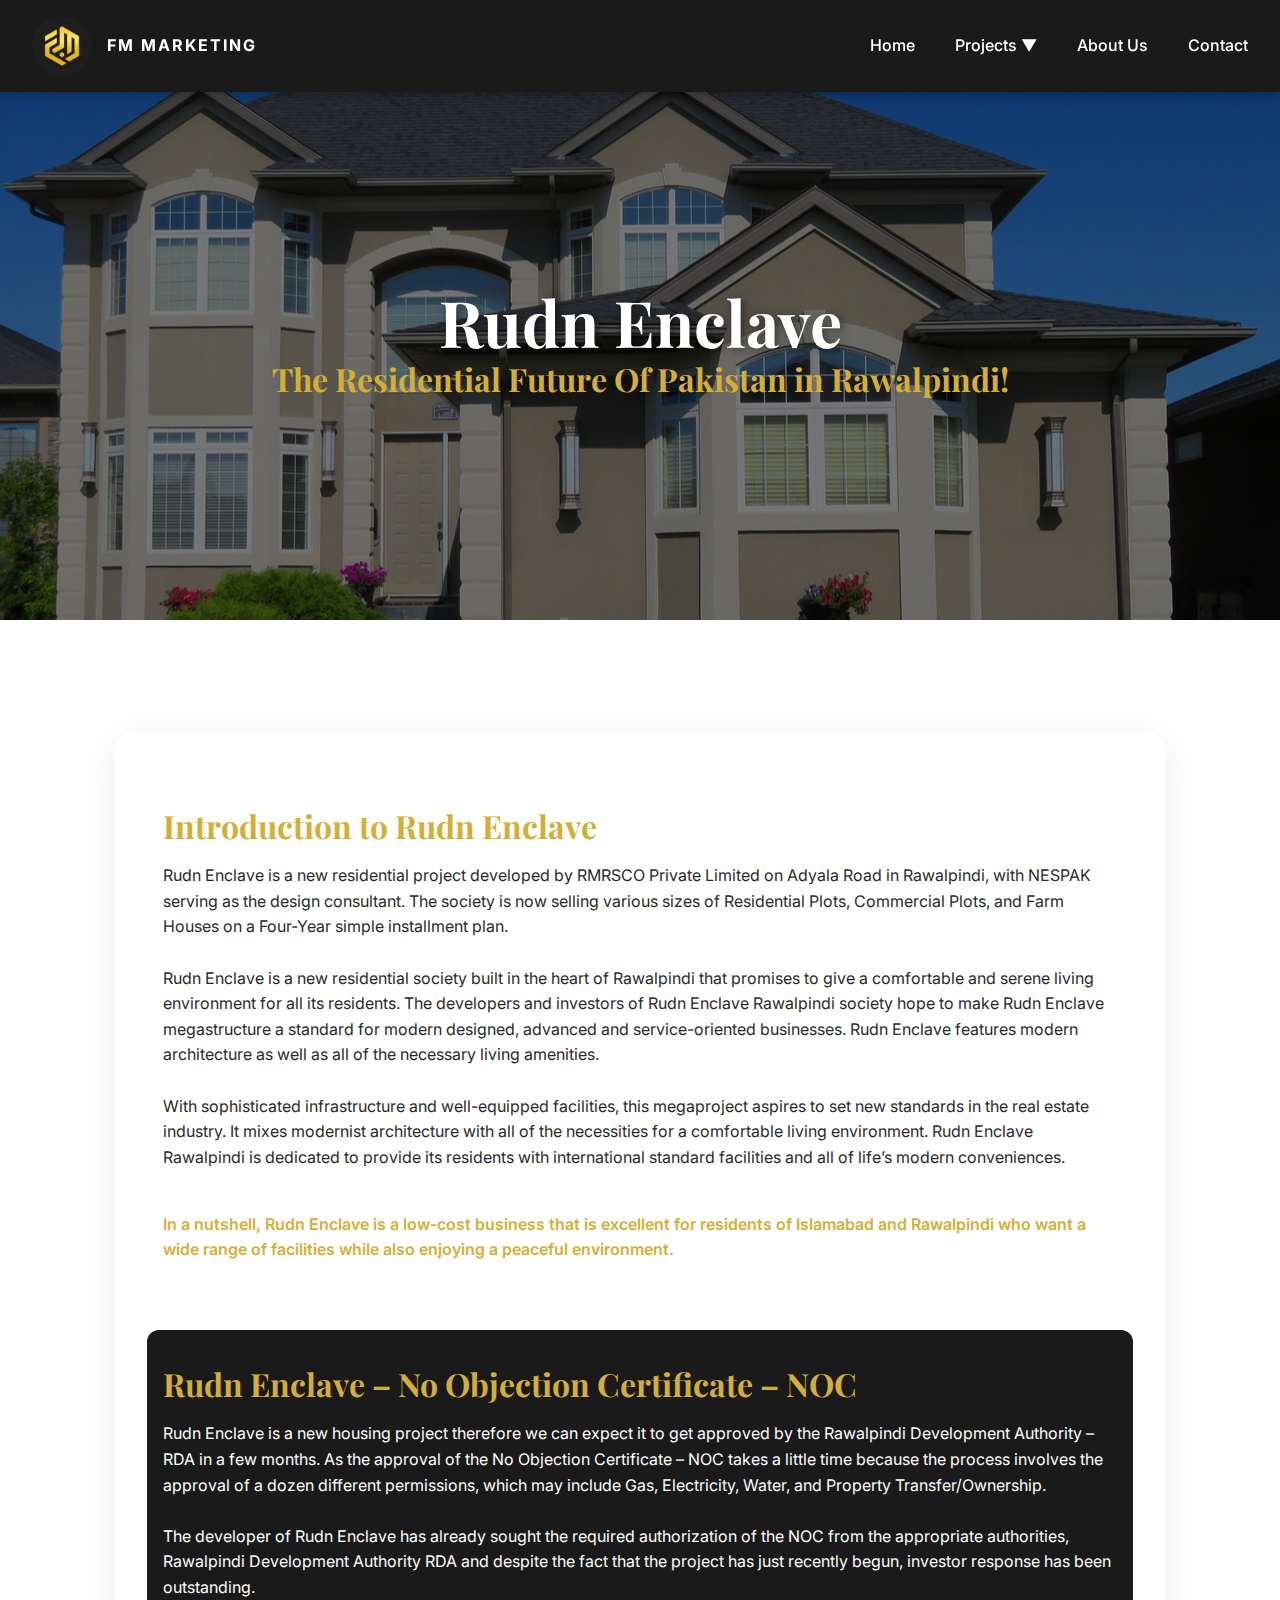
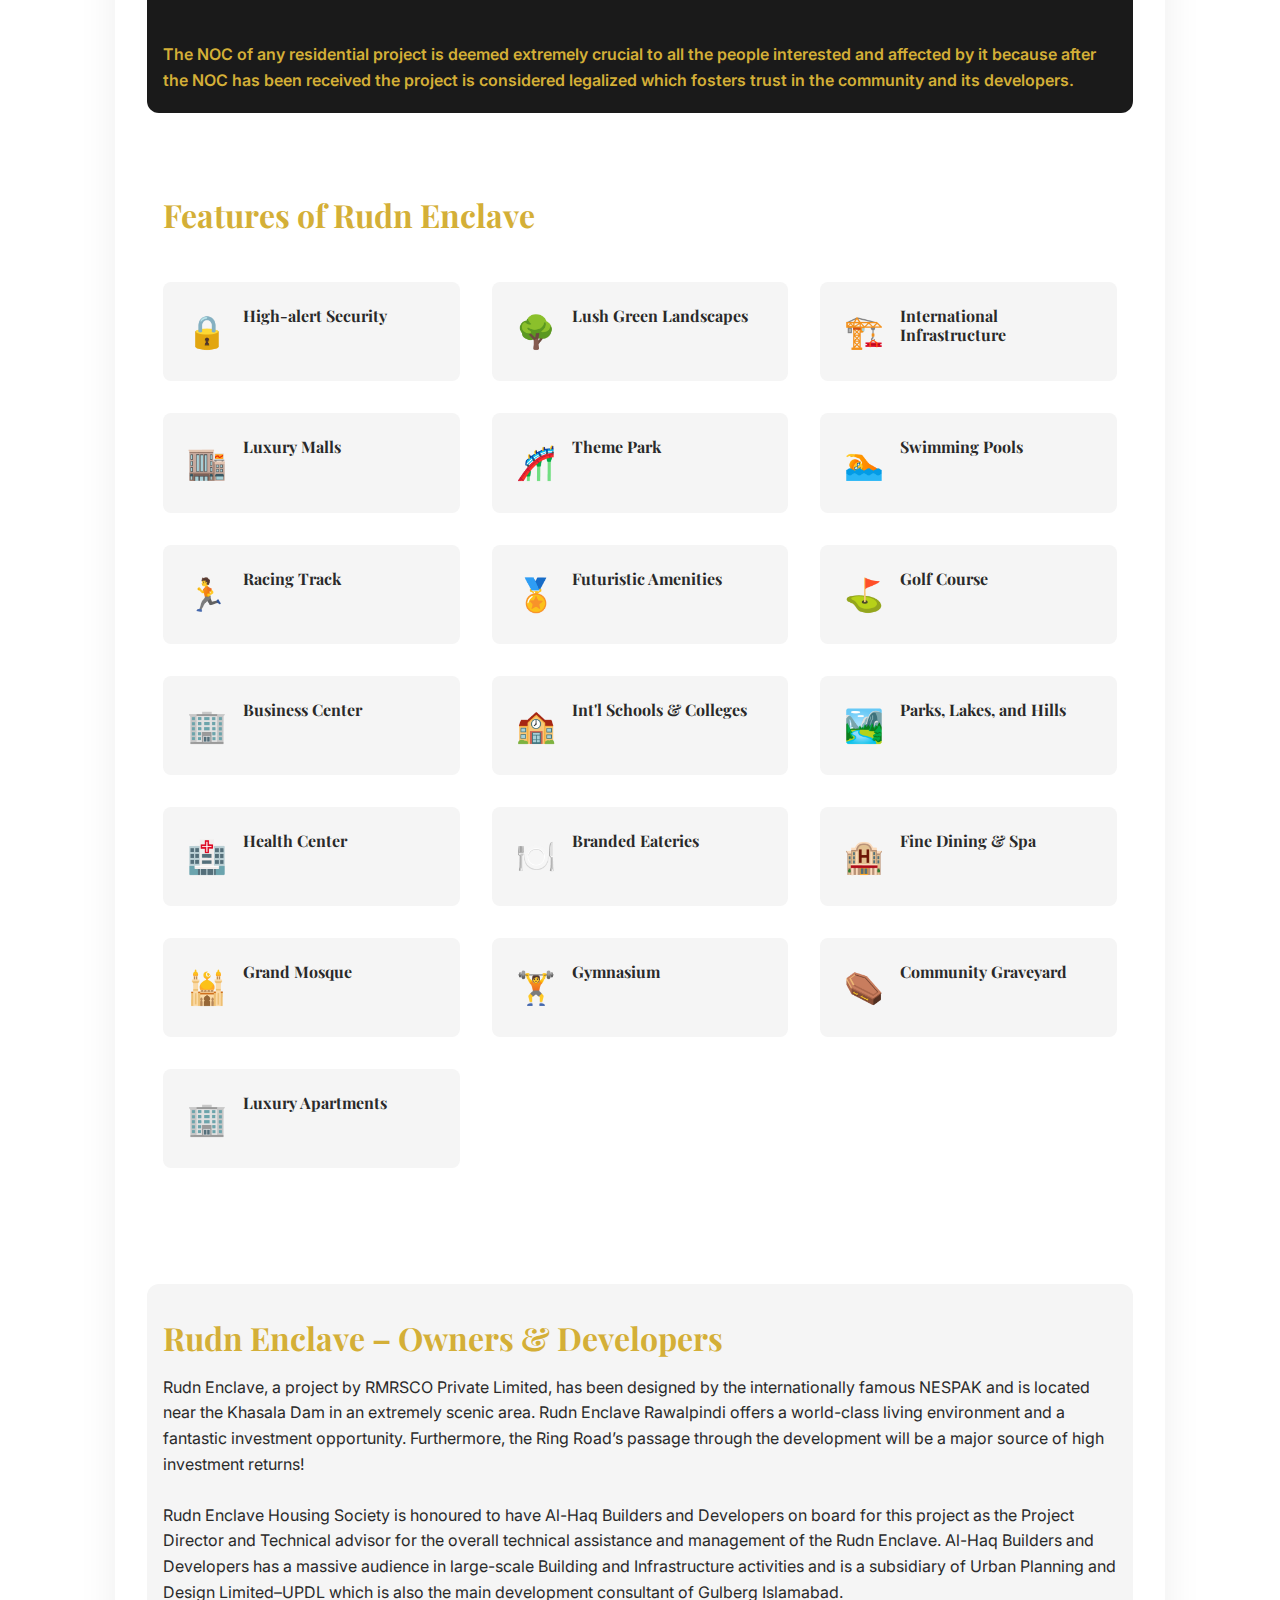
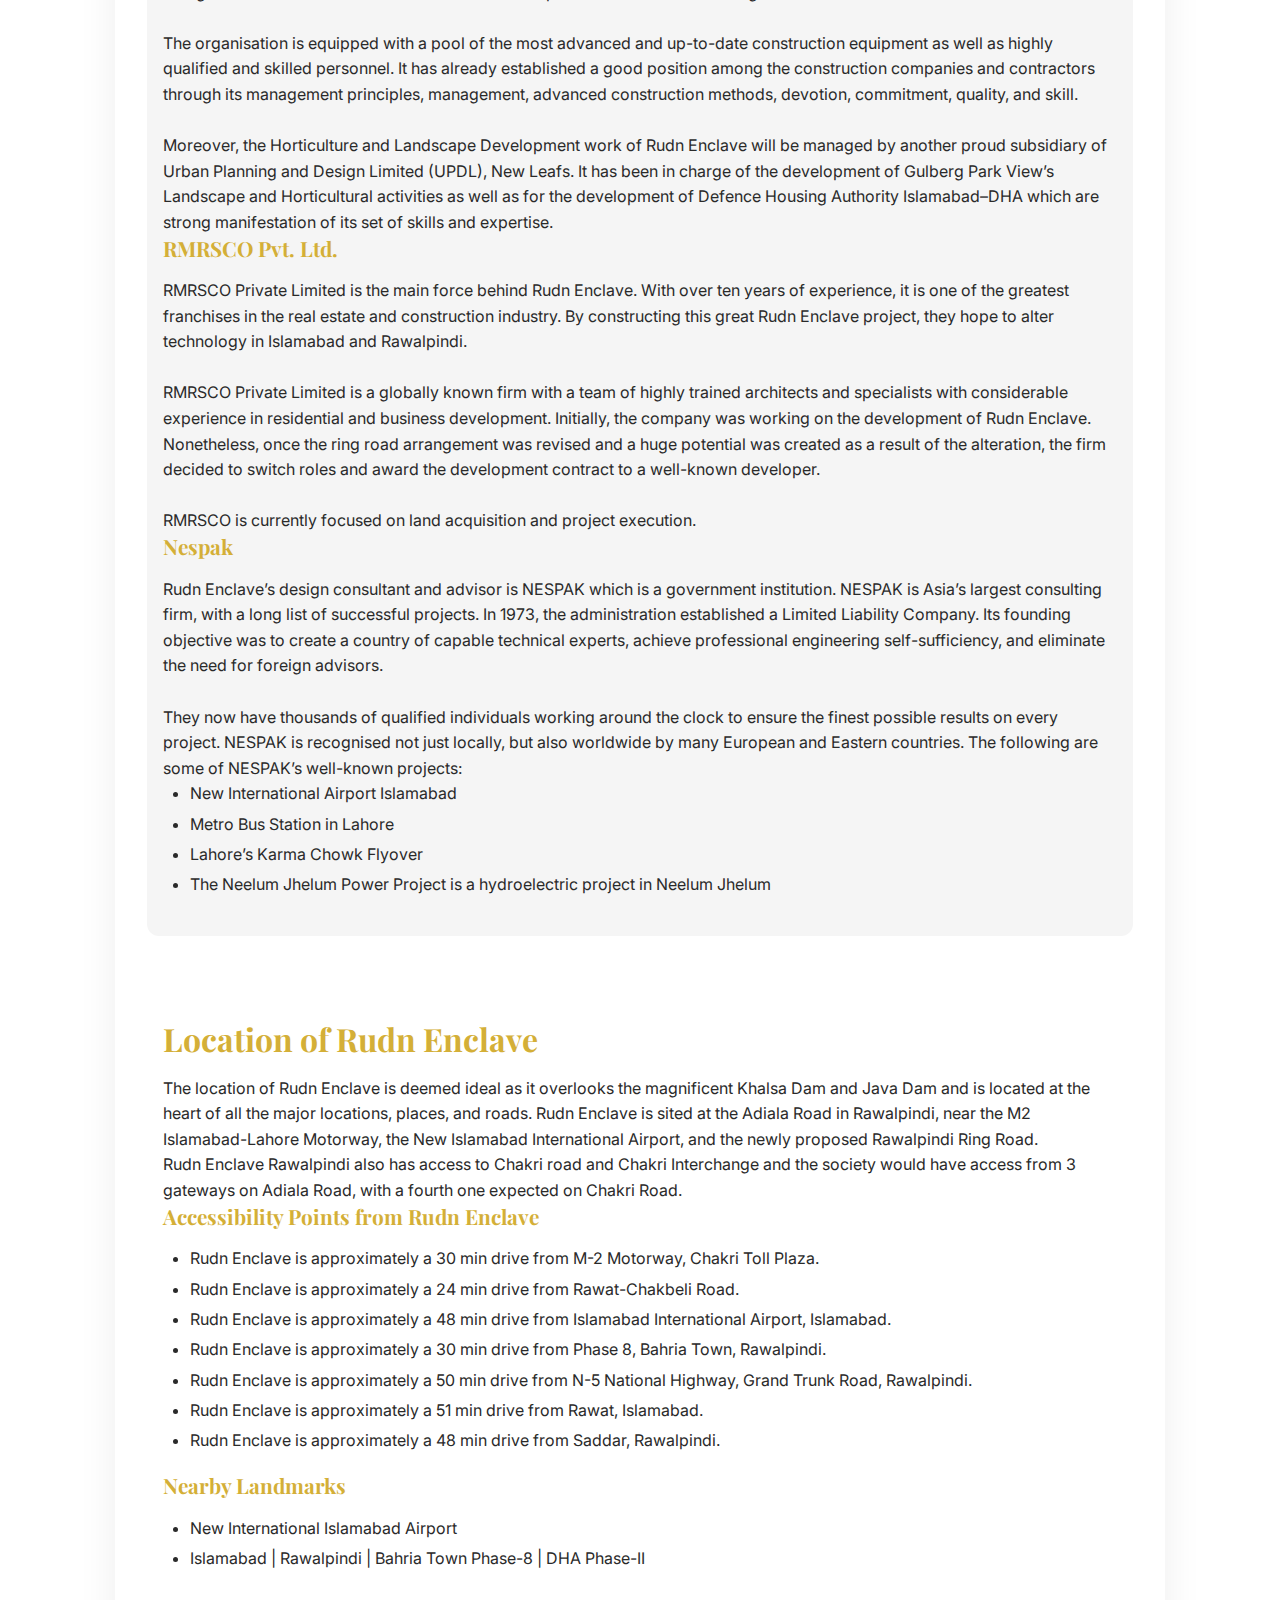
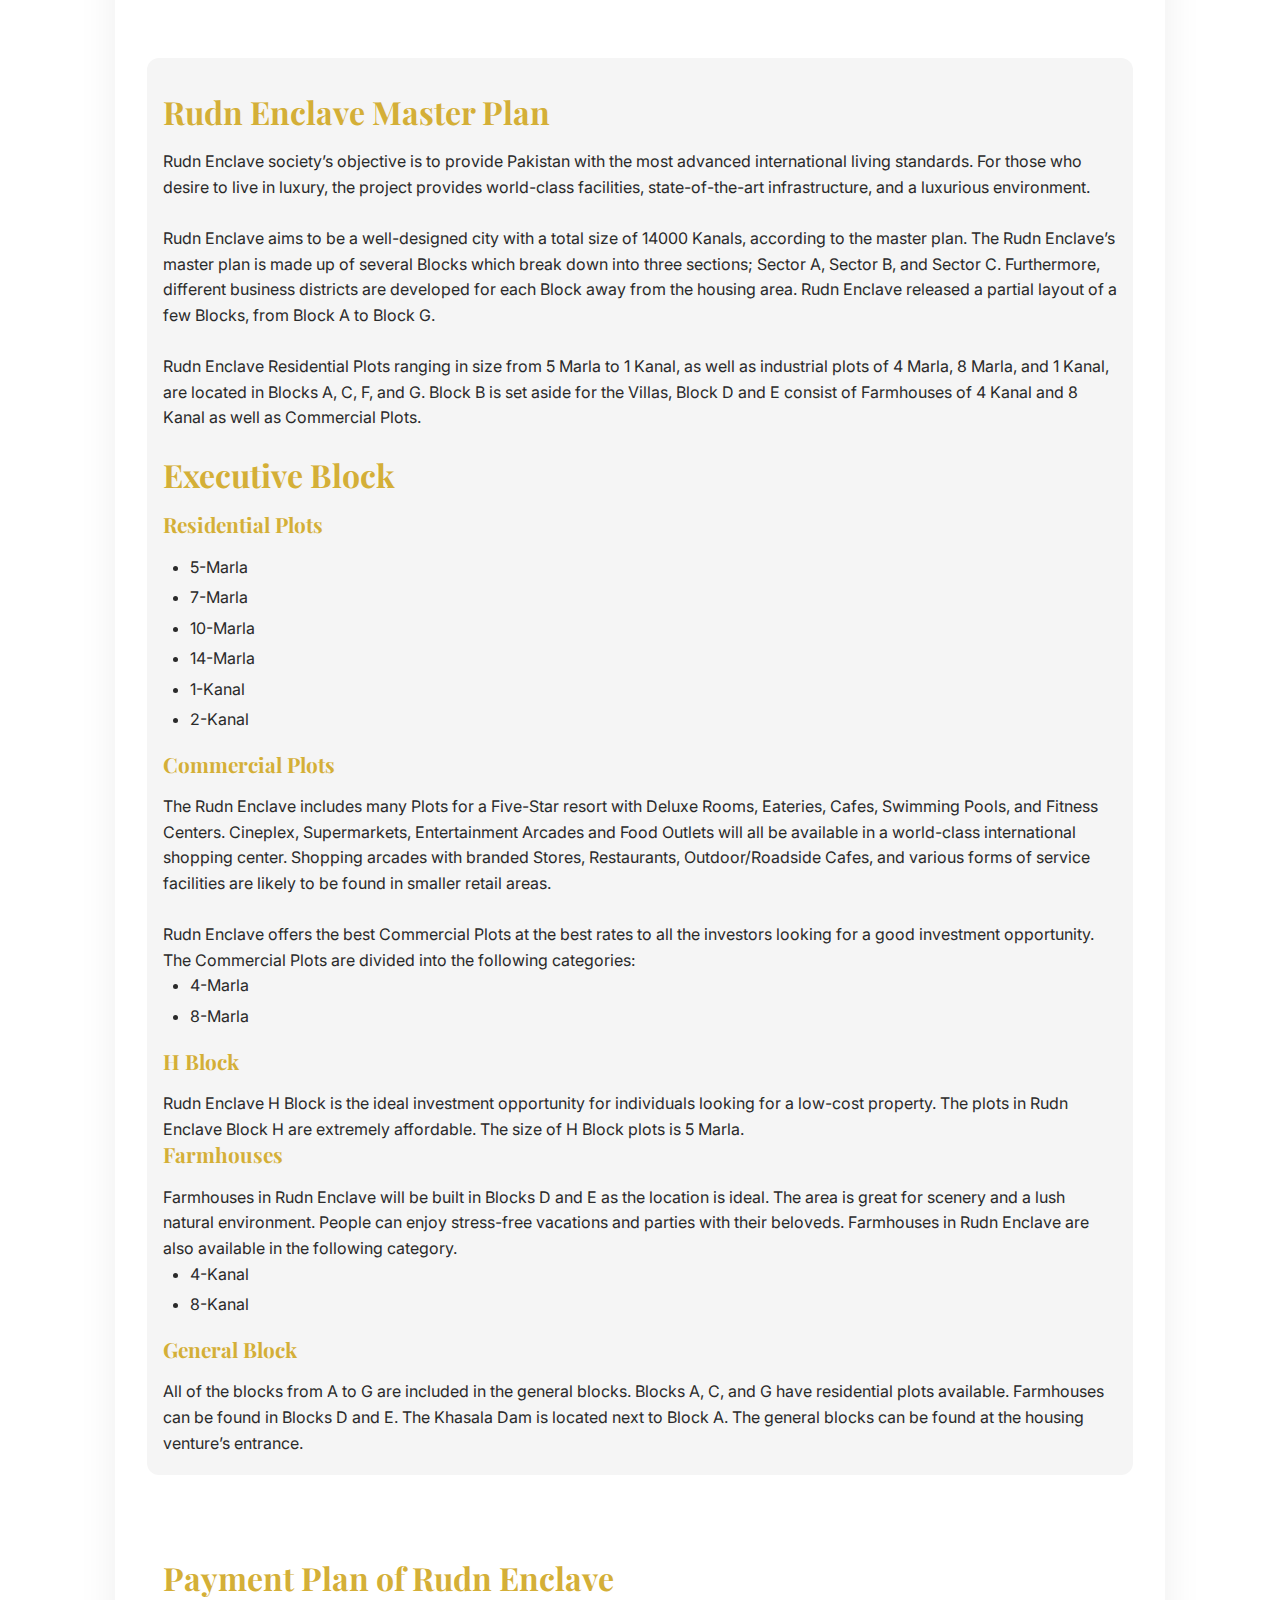
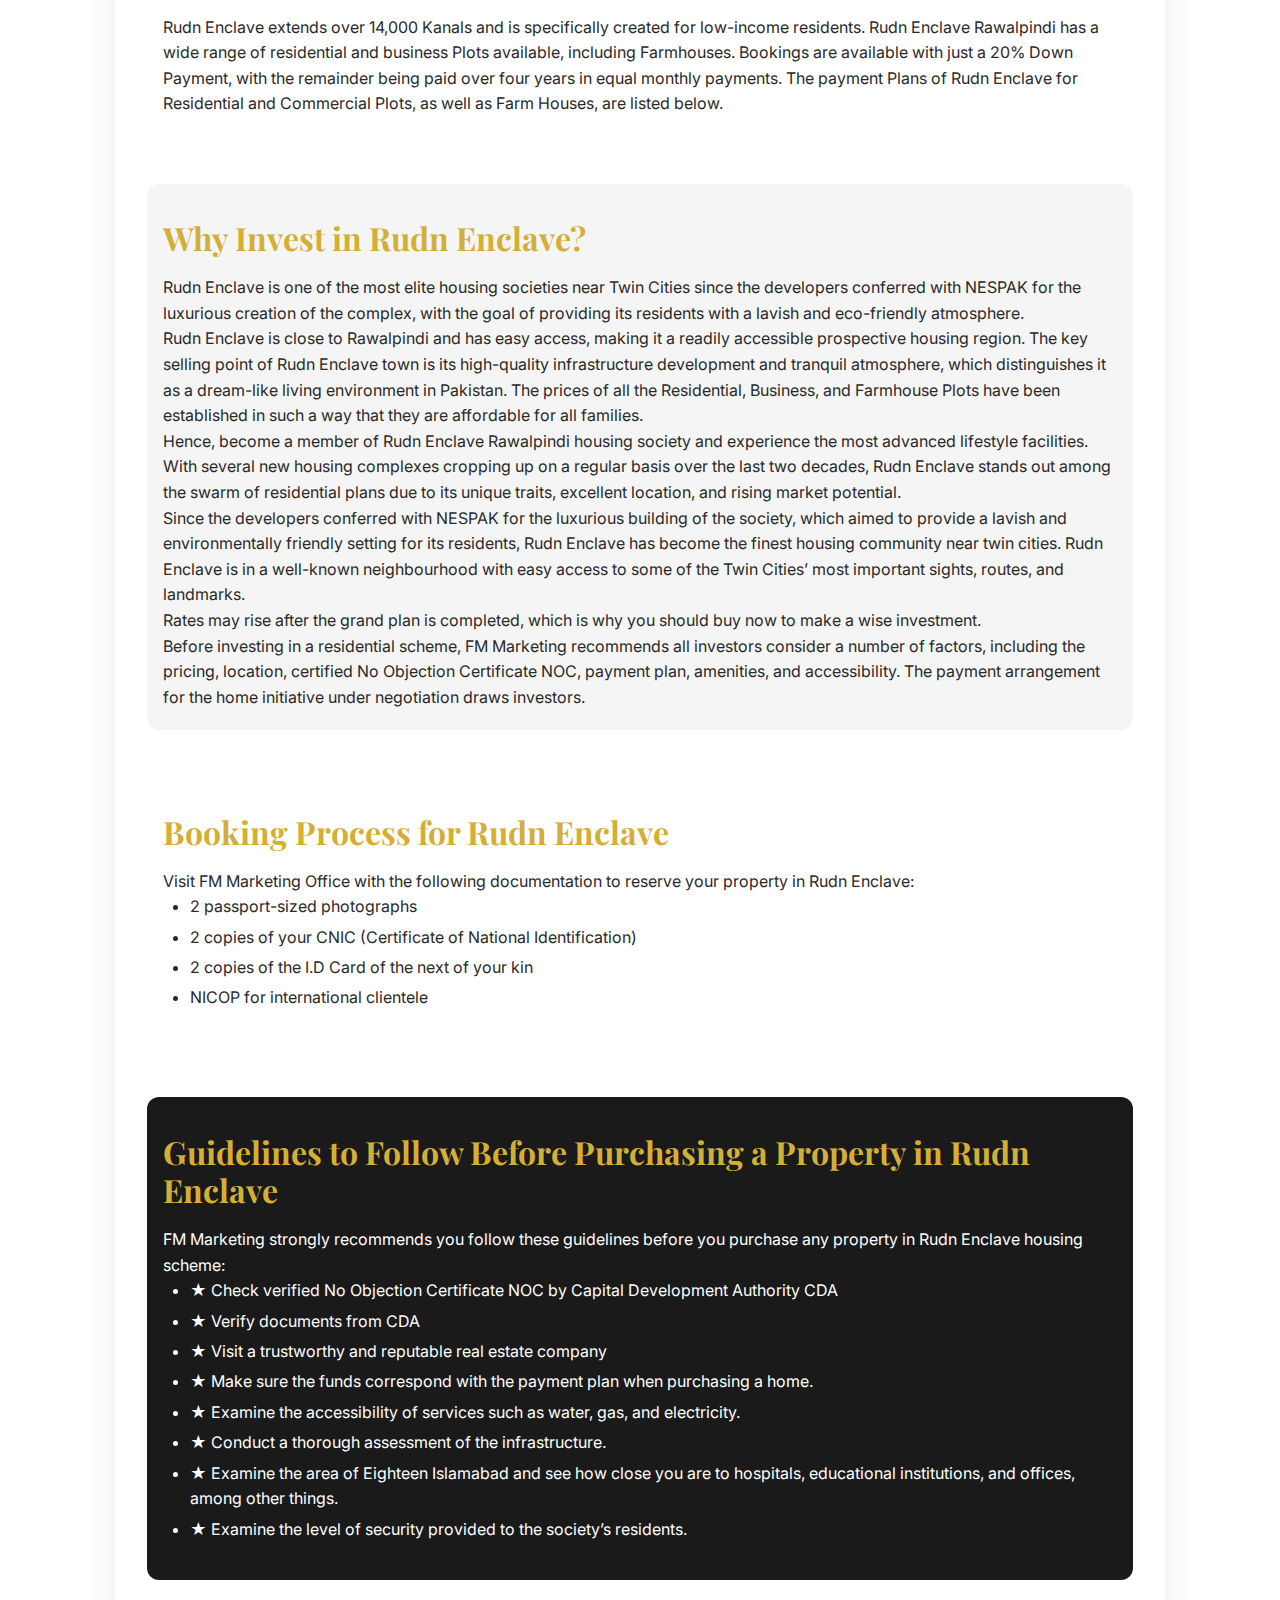
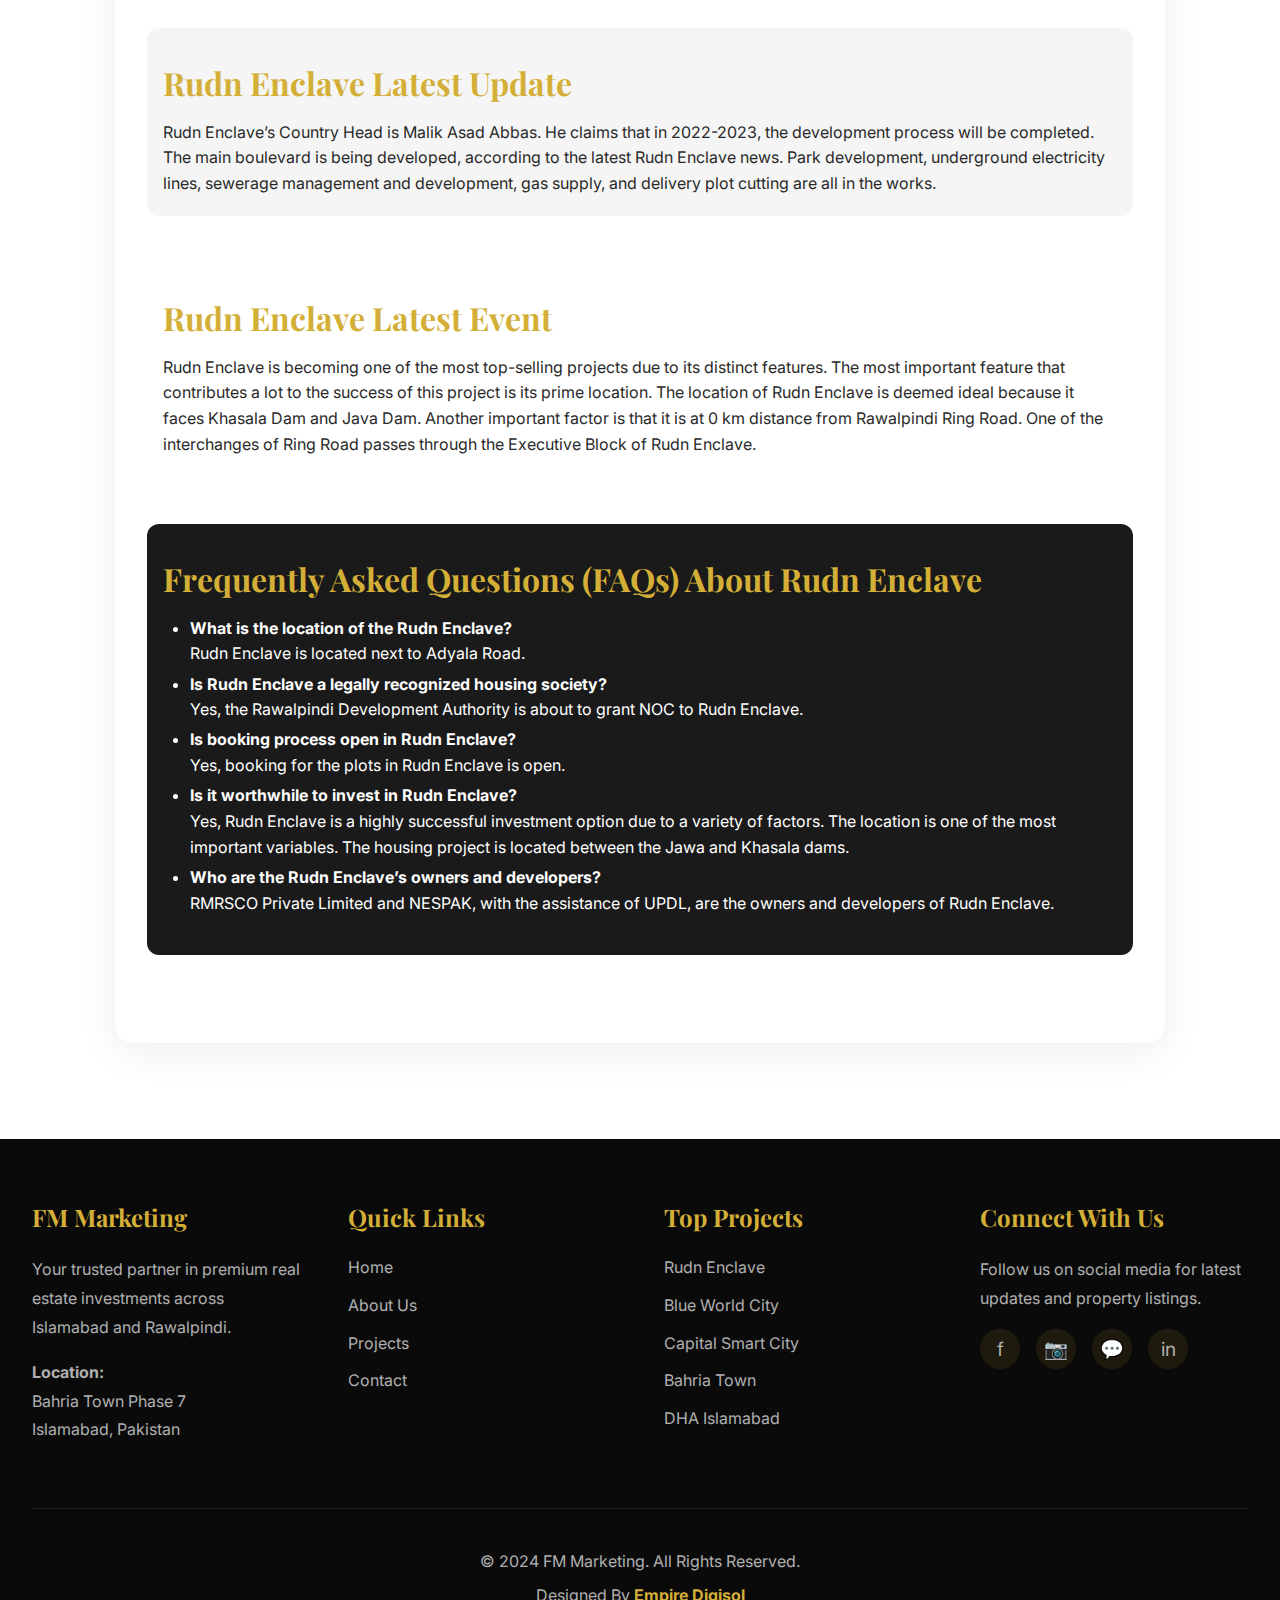
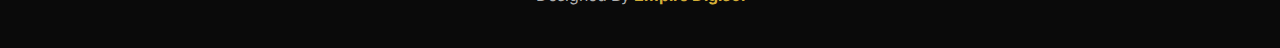
<file: projects/rudn-enclave.html>
<!DOCTYPE html>
<html lang="en">

<head>
  <meta charset="UTF-8">
  <meta name="viewport" content="width=device-width, initial-scale=1.0">
  <title>Rudn Enclave Rawalpindi - FM Marketing | Modern Residential Society</title>
  <meta name="description"
    content="Invest in Rudn Enclave Rawalpindi through FM Marketing. Modern residential society with advanced facilities and excellent ROI potential.">

  <!-- Fonts -->
  <link rel="preconnect" href="https://fonts.googleapis.com">
  <link rel="preconnect" href="https://fonts.gstatic.com" crossorigin>
  <link
    href="https://fonts.googleapis.com/css2?family=Inter:wght@400;500;600;700&family=Playfair+Display:wght@700;900&display=swap"
    rel="stylesheet">

  <!-- Correct Path to CSS -->
  <link rel="stylesheet" href="../css/styles.css">
</head>

<body>
  <!-- Navigation -->
  <nav class="navbar">
    <div class="nav-container">
      <a href="../index.html" class="logo-link">
        <img src="../images/logo.jpg" alt="FM Marketing Logo" class="logo-img">
        <span class="logo-text">FM Marketing</span>
      </a>


      <ul class="nav-menu">
        <li><a href="../index.html">Home</a></li>
        <li class="dropdown">
          <a href="#" class="dropdown-toggle">Projects ▼</a>
          <div class="dropdown-menu">
            <a href="../projects/rudn-enclave.html">Rudn Enclave</a>
            <a href="../projects/blue-world-city.html">Blue World City</a>
            <a href="../projects/park-view-city.html">Park View City</a>
            <a href="../projects/capital-smart-city.html">Capital Smart City</a>
            <a href="../projects/faisal-town-phase-2.html">Faisal Town Phase 2</a>
            <a href="../projects/lake-shore-city.html">Lake Shore City</a>
            <a href="../projects/may-fair.html">May Fair</a>
            <a href="../projects/taj-residencia.html">Taj Residencia</a>
            <a href="../projects/bahria.html">Bahria</a>
            <a href="../projects/dha.html">DHA</a>
          </div>
        </li>
        <li><a href="../about.html">About Us</a></li>
        <li><a href="../contact.html">Contact</a></li>
      </ul>

      <button class="mobile-toggle">☰</button>
    </div>
  </nav>

  <!-- Hero Section -->
  <section class="page-hero" style="background-image: url('../images/luxury_modern_real_e_193f3026.jpg');">
    <div class="page-hero-overlay"></div>
    <div class="page-hero-content">
      <h1>Rudn Enclave</h1>
      <h3 class="content-heading">The Residential Future Of Pakistan in Rawalpindi!</h3>
    </div>
  </section>

  <section class="project-details">
    <div class="content-card">
      <!-- Introduction -->
      <section class="content-section">
        <h3 class="content-heading">Introduction to Rudn Enclave</h3>
        <p>
          Rudn Enclave is a new residential project developed by RMRSCO Private Limited on Adyala Road in Rawalpindi,
          with NESPAK serving as the design consultant. The society is now selling various sizes of Residential Plots,
          Commercial Plots, and Farm Houses on a Four-Year simple installment plan.<br><br>
          Rudn Enclave is a new residential society built in the heart of Rawalpindi that promises to give a comfortable
          and serene living environment for all its residents. The developers and investors of Rudn Enclave Rawalpindi
          society hope to make Rudn Enclave megastructure a standard for modern designed, advanced and service-oriented
          businesses. Rudn Enclave features modern architecture as well as all of the necessary living
          amenities.<br><br>
          With sophisticated infrastructure and well-equipped facilities, this megaproject aspires to set new standards
          in the real estate industry. It mixes modernist architecture with all of the necessities for a comfortable
          living environment. Rudn Enclave Rawalpindi is dedicated to provide its residents with international standard
          facilities and all of life’s modern conveniences.<br><br>
          <span class="content-highlight">In a nutshell, Rudn Enclave is a low-cost business that is excellent for
            residents of Islamabad and Rawalpindi who want a wide range of facilities while also enjoying a peaceful
            environment.</span>
        </p>
      </section>

      <!-- NOC -->
      <section class="content-section content-section-dark">
        <h3 class="content-heading">Rudn Enclave – No Objection Certificate – NOC</h3>
        <p>
          Rudn Enclave is a new housing project therefore we can expect it to get approved by the Rawalpindi Development
          Authority – RDA in a few months. As the approval of the No Objection Certificate – NOC takes a little time
          because the process involves the approval of a dozen different permissions, which may include Gas,
          Electricity, Water, and Property Transfer/Ownership.<br><br>
          The developer of Rudn Enclave has already sought the required authorization of the NOC from the appropriate
          authorities, Rawalpindi Development Authority RDA and despite the fact that the project has just recently
          begun, investor response has been outstanding.<br><br>
          <span class="content-highlight-dark">The NOC of any residential project is deemed extremely crucial to all the
            people interested and affected by it because after the NOC has been received the project is considered
            legalized which fosters trust in the community and its developers.</span>
        </p>
      </section>

      <!-- Features -->
      <section class="content-section">
        <h3 class="content-heading">Features of Rudn Enclave</h3>
        <div class="features-grid">
          <div class="feature-item">
            <div class="feature-icon">🔒</div>
            <div>
              <h4>High-alert Security</h4>
            </div>
          </div>
          <div class="feature-item">
            <div class="feature-icon">🌳</div>
            <div>
              <h4>Lush Green Landscapes</h4>
            </div>
          </div>
          <div class="feature-item">
            <div class="feature-icon">🏗️</div>
            <div>
              <h4>International Infrastructure</h4>
            </div>
          </div>
          <div class="feature-item">
            <div class="feature-icon">🏬</div>
            <div>
              <h4>Luxury Malls</h4>
            </div>
          </div>
          <div class="feature-item">
            <div class="feature-icon">🎢</div>
            <div>
              <h4>Theme Park</h4>
            </div>
          </div>
          <div class="feature-item">
            <div class="feature-icon">🏊</div>
            <div>
              <h4>Swimming Pools</h4>
            </div>
          </div>
          <div class="feature-item">
            <div class="feature-icon">🏃</div>
            <div>
              <h4>Racing Track</h4>
            </div>
          </div>
          <div class="feature-item">
            <div class="feature-icon">🏅</div>
            <div>
              <h4>Futuristic Amenities</h4>
            </div>
          </div>
          <div class="feature-item">
            <div class="feature-icon">⛳</div>
            <div>
              <h4>Golf Course</h4>
            </div>
          </div>
          <div class="feature-item">
            <div class="feature-icon">🏢</div>
            <div>
              <h4>Business Center</h4>
            </div>
          </div>
          <div class="feature-item">
            <div class="feature-icon">🏫</div>
            <div>
              <h4>Int'l Schools & Colleges</h4>
            </div>
          </div>
          <div class="feature-item">
            <div class="feature-icon">🏞️</div>
            <div>
              <h4>Parks, Lakes, and Hills</h4>
            </div>
          </div>
          <div class="feature-item">
            <div class="feature-icon">🏥</div>
            <div>
              <h4>Health Center</h4>
            </div>
          </div>
          <div class="feature-item">
            <div class="feature-icon">🍽️</div>
            <div>
              <h4>Branded Eateries</h4>
            </div>
          </div>
          <div class="feature-item">
            <div class="feature-icon">🏨</div>
            <div>
              <h4>Fine Dining & Spa</h4>
            </div>
          </div>
          <div class="feature-item">
            <div class="feature-icon">🕌</div>
            <div>
              <h4>Grand Mosque</h4>
            </div>
          </div>
          <div class="feature-item">
            <div class="feature-icon">🏋️</div>
            <div>
              <h4>Gymnasium</h4>
            </div>
          </div>
          <div class="feature-item">
            <div class="feature-icon">⚰️</div>
            <div>
              <h4>Community Graveyard</h4>
            </div>
          </div>
          <div class="feature-item">
            <div class="feature-icon">🏢</div>
            <div>
              <h4>Luxury Apartments</h4>
            </div>
          </div>
        </div>
      </section>

      <!-- Owners & Developers -->
      <section class="content-section content-section-light">
        <h3 class="content-heading">Rudn Enclave – Owners & Developers</h3>
        <p>
          Rudn Enclave, a project by RMRSCO Private Limited, has been designed by the internationally famous NESPAK and
          is located near the Khasala Dam in an extremely scenic area. Rudn Enclave Rawalpindi offers a world-class
          living environment and a fantastic investment opportunity. Furthermore, the Ring Road’s passage through the
          development will be a major source of high investment returns!<br><br>
          Rudn Enclave Housing Society is honoured to have Al-Haq Builders and Developers on board for this project as
          the Project Director and Technical advisor for the overall technical assistance and management of the Rudn
          Enclave. Al-Haq Builders and Developers has a massive audience in large-scale Building and Infrastructure
          activities and is a subsidiary of Urban Planning and Design Limited–UPDL which is also the main development
          consultant of Gulberg Islamabad.<br><br>
          The organisation is equipped with a pool of the most advanced and up-to-date construction equipment as well as
          highly qualified and skilled personnel. It has already established a good position among the construction
          companies and contractors through its management principles, management, advanced construction methods,
          devotion, commitment, quality, and skill.<br><br>
          Moreover, the Horticulture and Landscape Development work of Rudn Enclave will be managed by another proud
          subsidiary of Urban Planning and Design Limited (UPDL), New Leafs. It has been in charge of the development of
          Gulberg Park View’s Landscape and Horticultural activities as well as for the development of Defence Housing
          Authority Islamabad–DHA which are strong manifestation of its set of skills and expertise.
        </p>

        <h4 class="content-heading" style="font-size:1.3rem;">RMRSCO Pvt. Ltd.</h4>
        <p>
          RMRSCO Private Limited is the main force behind Rudn Enclave. With over ten years of experience, it is one of
          the greatest franchises in the real estate and construction industry. By constructing this great Rudn Enclave
          project, they hope to alter technology in Islamabad and Rawalpindi.<br><br>
          RMRSCO Private Limited is a globally known firm with a team of highly trained architects and specialists with
          considerable experience in residential and business development. Initially, the company was working on the
          development of Rudn Enclave. Nonetheless, once the ring road arrangement was revised and a huge potential was
          created as a result of the alteration, the firm decided to switch roles and award the development contract to
          a well-known developer.<br><br>
          RMRSCO is currently focused on land acquisition and project execution.
        </p>
        <h4 class="content-heading" style="font-size:1.3rem;">Nespak</h4>
        <p>
          Rudn Enclave’s design consultant and advisor is NESPAK which is a government institution. NESPAK is Asia’s
          largest consulting firm, with a long list of successful projects. In 1973, the administration established a
          Limited Liability Company. Its founding objective was to create a country of capable technical experts,
          achieve professional engineering self-sufficiency, and eliminate the need for foreign advisors.<br><br>
          They now have thousands of qualified individuals working around the clock to ensure the finest possible
          results on every project. NESPAK is recognised not just locally, but also worldwide by many European and
          Eastern countries. The following are some of NESPAK’s well-known projects:
        </p>
        <ul>
          <li>New International Airport Islamabad</li>
          <li>Metro Bus Station in Lahore</li>
          <li>Lahore’s Karma Chowk Flyover</li>
          <li>The Neelum Jhelum Power Project is a hydroelectric project in Neelum Jhelum</li>
        </ul>
      </section>

      <!-- Location -->
      <section class="content-section">
        <h3 class="content-heading">Location of Rudn Enclave</h3>
        <p>
          The location of Rudn Enclave is deemed ideal as it overlooks the magnificent Khalsa Dam and Java Dam and is
          located at the heart of all the major locations, places, and roads. Rudn Enclave is sited at the Adiala Road
          in Rawalpindi, near the M2 Islamabad-Lahore Motorway, the New Islamabad International Airport, and the newly
          proposed Rawalpindi Ring Road.<br>
          Rudn Enclave Rawalpindi also has access to Chakri road and Chakri Interchange and the society would have
          access from 3 gateways on Adiala Road, with a fourth one expected on Chakri Road.
        </p>

        <h4 class="content-heading" style="font-size:1.3rem;">Accessibility Points from Rudn Enclave</h4>
        <ul>
          <li>Rudn Enclave is approximately a 30 min drive from M-2 Motorway, Chakri Toll Plaza.</li>
          <li>Rudn Enclave is approximately a 24 min drive from Rawat-Chakbeli Road.</li>
          <li>Rudn Enclave is approximately a 48 min drive from Islamabad International Airport, Islamabad.</li>
          <li>Rudn Enclave is approximately a 30 min drive from Phase 8, Bahria Town, Rawalpindi.</li>
          <li>Rudn Enclave is approximately a 50 min drive from N-5 National Highway, Grand Trunk Road, Rawalpindi.</li>
          <li>Rudn Enclave is approximately a 51 min drive from Rawat, Islamabad.</li>
          <li>Rudn Enclave is approximately a 48 min drive from Saddar, Rawalpindi.</li>
        </ul>

        <h4 class="content-heading" style="font-size:1.3rem;">Nearby Landmarks</h4>
        <ul>
          <li>New International Islamabad Airport</li>
          <li>Islamabad | Rawalpindi | Bahria Town Phase-8 | DHA Phase-II</li>
        </ul>
      </section>

      <!-- Master Plan -->
      <section class="content-section content-section-light">
        <h3 class="content-heading">Rudn Enclave Master Plan</h3>
        <p>
          Rudn Enclave society’s objective is to provide Pakistan with the most advanced international living standards.
          For those who desire to live in luxury, the project provides world-class facilities, state-of-the-art
          infrastructure, and a luxurious environment.<br><br>
          Rudn Enclave aims to be a well-designed city with a total size of 14000 Kanals, according to the master plan.
          The Rudn Enclave’s master plan is made up of several Blocks which break down into three sections; Sector A,
          Sector B, and Sector C. Furthermore, different business districts are developed for each Block away from the
          housing area. Rudn Enclave released a partial layout of a few Blocks, from Block A to Block G.<br><br>
          Rudn Enclave Residential Plots ranging in size from 5 Marla to 1 Kanal, as well as industrial plots of 4
          Marla, 8 Marla, and 1 Kanal, are located in Blocks A, C, F, and G. Block B is set aside for the Villas, Block
          D and E consist of Farmhouses of 4 Kanal and 8 Kanal as well as Commercial Plots.
        </p>
        <br>
        <h3 class="content-heading" style="font-size:2rem;">Executive Block</h3>
        <h4 class="content-heading" style="font-size:1.3rem;">Residential Plots</h4>
        <ul>
          <li>5-Marla</li>
          <li>7-Marla</li>
          <li>10-Marla</li>
          <li>14-Marla</li>
          <li>1-Kanal</li>
          <li>2-Kanal</li>
        </ul>
        <h4 class="content-heading" style="font-size:1.3rem;">Commercial Plots</h4>
        <p>
          The Rudn Enclave includes many Plots for a Five-Star resort with Deluxe Rooms, Eateries, Cafes, Swimming
          Pools, and Fitness Centers. Cineplex, Supermarkets, Entertainment Arcades and Food Outlets will all be
          available in a world-class international shopping center. Shopping arcades with branded Stores, Restaurants,
          Outdoor/Roadside Cafes, and various forms of service facilities are likely to be found in smaller retail
          areas.<br><br>
          Rudn Enclave offers the best Commercial Plots at the best rates to all the investors looking for a good
          investment opportunity. The Commercial Plots are divided into the following categories:
        </p>
        <ul>
          <li>4-Marla</li>
          <li>8-Marla</li>
        </ul>
        <h4 class="content-heading" style="font-size:1.3rem;">H Block</h4>
        <p>
          Rudn Enclave H Block is the ideal investment opportunity for individuals looking for a low-cost property. The
          plots in Rudn Enclave Block H are extremely affordable. The size of H Block plots is 5 Marla.
        </p>
        <h4 class="content-heading" style="font-size:1.3rem;">Farmhouses</h4>
        <p>
          Farmhouses in Rudn Enclave will be built in Blocks D and E as the location is ideal. The area is great for
          scenery and a lush natural environment. People can enjoy stress-free vacations and parties with their
          beloveds. Farmhouses in Rudn Enclave are also available in the following category.
        </p>
        <ul>
          <li>4-Kanal</li>
          <li>8-Kanal</li>
        </ul>
        <h4 class="content-heading" style="font-size:1.3rem;">General Block</h4>
        <p>
          All of the blocks from A to G are included in the general blocks. Blocks A, C, and G have residential plots
          available. Farmhouses can be found in Blocks D and E. The Khasala Dam is located next to Block A. The general
          blocks can be found at the housing venture’s entrance.
        </p>
        <!-- <h4 class="content-heading" style="font-size:1.3rem;">Executive Block</h4>
        <p>
          Between the Khasala and Java Dams, the Executive Block houses the rest of the blocks. Executive blocks in any
          housing society are more expensive than normal blocks since they are larger and have more luxurious amenities.
          The executive block has residential plots of 7, 10, and 14 marlas, as well as business plots of 4, 8 marlas.
        </p> -->
      </section>

      <section class="content-section">
        <h3 class="content-heading">Payment Plan of Rudn Enclave</h3>
        <p>
          Rudn Enclave extends over 14,000 Kanals and is specifically created for low-income residents. Rudn Enclave
          Rawalpindi has a wide range of residential and business Plots available, including Farmhouses. Bookings are
          available with just a 20% Down Payment, with the remainder being paid over four years in equal monthly
          payments. The payment Plans of Rudn Enclave for Residential and Commercial Plots, as well as Farm Houses, are
          listed below.
        </p>
      </section>

      <section class="content-section content-section-light">
        <h3 class="content-heading">Why Invest in Rudn Enclave?</h3>
        <p>
          Rudn Enclave is one of the most elite housing societies near Twin Cities since the developers conferred with
          NESPAK for the luxurious creation of the complex, with the goal of providing its residents with a lavish and
          eco-friendly atmosphere.<br>
          Rudn Enclave is close to Rawalpindi and has easy access, making it a readily accessible prospective housing
          region. The key selling point of Rudn Enclave town is its high-quality infrastructure development and tranquil
          atmosphere, which distinguishes it as a dream-like living environment in Pakistan. The prices of all the
          Residential, Business, and Farmhouse Plots have been established in such a way that they are affordable for
          all families.<br>
          Hence, become a member of Rudn Enclave Rawalpindi housing society and experience the most advanced lifestyle
          facilities.<br>
          With several new housing complexes cropping up on a regular basis over the last two decades, Rudn Enclave
          stands out among the swarm of residential plans due to its unique traits, excellent location, and rising
          market potential.<br>
          Since the developers conferred with NESPAK for the luxurious building of the society, which aimed to provide a
          lavish and environmentally friendly setting for its residents, Rudn Enclave has become the finest housing
          community near twin cities. Rudn Enclave is in a well-known neighbourhood with easy access to some of the Twin
          Cities’ most important sights, routes, and landmarks.<br>
          Rates may rise after the grand plan is completed, which is why you should buy now to make a wise
          investment.<br>
          Before investing in a residential scheme, FM Marketing recommends all investors consider a number of factors,
          including the pricing, location, certified No Objection Certificate NOC, payment plan, amenities, and
          accessibility. The payment arrangement for the home initiative under negotiation draws investors.
        </p>
      </section>

      <section class="content-section">
        <h3 class="content-heading">Booking Process for Rudn Enclave</h3>
        <p>Visit FM Marketing Office with the following documentation to reserve your property in Rudn Enclave:</p>
        <ul>
          <li>2 passport-sized photographs</li>
          <li>2 copies of your CNIC (Certificate of National Identification)</li>
          <li>2 copies of the I.D Card of the next of your kin</li>
          <li>NICOP for international clientele</li>
        </ul>
      </section>

      <section class="content-section content-section-dark">
        <h3 class="content-heading">Guidelines to Follow Before Purchasing a Property in Rudn Enclave</h3>
        <p>FM Marketing strongly recommends you follow these guidelines before you purchase any property in Rudn Enclave
          housing scheme:</p>
        <ul>
          <li>★ Check verified No Objection Certificate NOC by Capital Development Authority CDA</li>
          <li>★ Verify documents from CDA</li>
          <li>★ Visit a trustworthy and reputable real estate company</li>
          <li>★ Make sure the funds correspond with the payment plan when purchasing a home.</li>
          <li>★ Examine the accessibility of services such as water, gas, and electricity.</li>
          <li>★ Conduct a thorough assessment of the infrastructure.</li>
          <li>★ Examine the area of Eighteen Islamabad and see how close you are to hospitals, educational institutions,
            and offices, among other things.</li>
          <li>★ Examine the level of security provided to the society’s residents.</li>
        </ul>
      </section>

      <section class="content-section content-section-light">
        <h3 class="content-heading">Rudn Enclave Latest Update</h3>
        <p>
          Rudn Enclave’s Country Head is Malik Asad Abbas. He claims that in 2022-2023, the development process will be
          completed. The main boulevard is being developed, according to the latest Rudn Enclave news. Park development,
          underground electricity lines, sewerage management and development, gas supply, and delivery plot cutting are
          all in the works.
        </p>
      </section>

      <section class="content-section">
        <h3 class="content-heading">Rudn Enclave Latest Event</h3>
        <p>
          Rudn Enclave is becoming one of the most top-selling projects due to its distinct features. The most important
          feature that contributes a lot to the success of this project is its prime location. The location of Rudn
          Enclave is deemed ideal because it faces Khasala Dam and Java Dam. Another important factor is that it is at 0
          km distance from Rawalpindi Ring Road. One of the interchanges of Ring Road passes through the Executive Block
          of Rudn Enclave.
        </p>
      </section>

      <section class="content-section content-section-dark">
        <h3 class="content-heading">Frequently Asked Questions (FAQs) About Rudn Enclave</h3>
        <ul>
          <li><strong>What is the location of the Rudn Enclave?</strong><br>Rudn Enclave is located next to Adyala Road.
          </li>
          <li><strong>Is Rudn Enclave a legally recognized housing society?</strong><br>Yes, the Rawalpindi Development
            Authority is about to grant NOC to Rudn Enclave.</li>
          <li><strong>Is booking process open in Rudn Enclave?</strong><br>Yes, booking for the plots in Rudn Enclave is
            open.</li>
          <li><strong>Is it worthwhile to invest in Rudn Enclave?</strong><br>Yes, Rudn Enclave is a highly successful
            investment option due to a variety of factors. The location is one of the most important variables. The
            housing project is located between the Jawa and Khasala dams.</li>
          <li><strong>Who are the Rudn Enclave’s owners and developers?</strong><br>RMRSCO Private Limited and NESPAK,
            with the assistance of UPDL, are the owners and developers of Rudn Enclave.</li>
        </ul>
      </section>
    </div>
    </div>
  </section>

  <!-- Footer -->
  <footer class="footer">
    <div class="footer-content">
      <div class="footer-section">
        <h3>FM Marketing</h3>
        <p>Your trusted partner in premium real estate investments across Islamabad and Rawalpindi.</p>
        <p><strong>Location:</strong><br>Bahria Town Phase 7<br>Islamabad, Pakistan</p>
      </div>
      <div class="footer-section">
        <h3>Quick Links</h3>
        <ul>
          <li><a href="../index.html">Home</a></li>
          <li><a href="../about.html">About Us</a></li>
          <li><a href="/#projects">Projects</a></li>
          <li><a href="../contact.html">Contact</a></li>
        </ul>
      </div>
      <div class="footer-section">
        <h3>Top Projects</h3>
        <ul>
          <li><a href="../projects/rudn-enclave.html">Rudn Enclave</a></li>
          <li><a href="../projects/blue-world-city.html">Blue World City</a></li>
          <li><a href="../projects/capital-smart-city.html">Capital Smart City</a></li>
          <li><a href="../projects/bahria.html">Bahria Town</a></li>
          <li><a href="../projects/dha.html">DHA Islamabad</a></li>
        </ul>
      </div>
      <div class="footer-section">
        <h3>Connect With Us</h3>
        <p>Follow us on social media for latest updates and property listings.</p>
        <div class="social-links"><a href="#" class="social-icon" title="Facebook">f</a><a href="#" class="social-icon"
            title="Instagram">📷</a><a href="#" class="social-icon" title="WhatsApp">💬</a><a href="#"
            class="social-icon" title="LinkedIn">in</a></div>
      </div>
    </div>
    <div class="footer-bottom">
      <p>&copy; 2024 FM Marketing. All Rights Reserved.</p>
      <p>Designed By <strong style="color: var(--gold);">Empire Digisol</strong></p>
    </div>
  </footer>

  <script src="../js/main.js"></script>
</body>

</html>
</file>
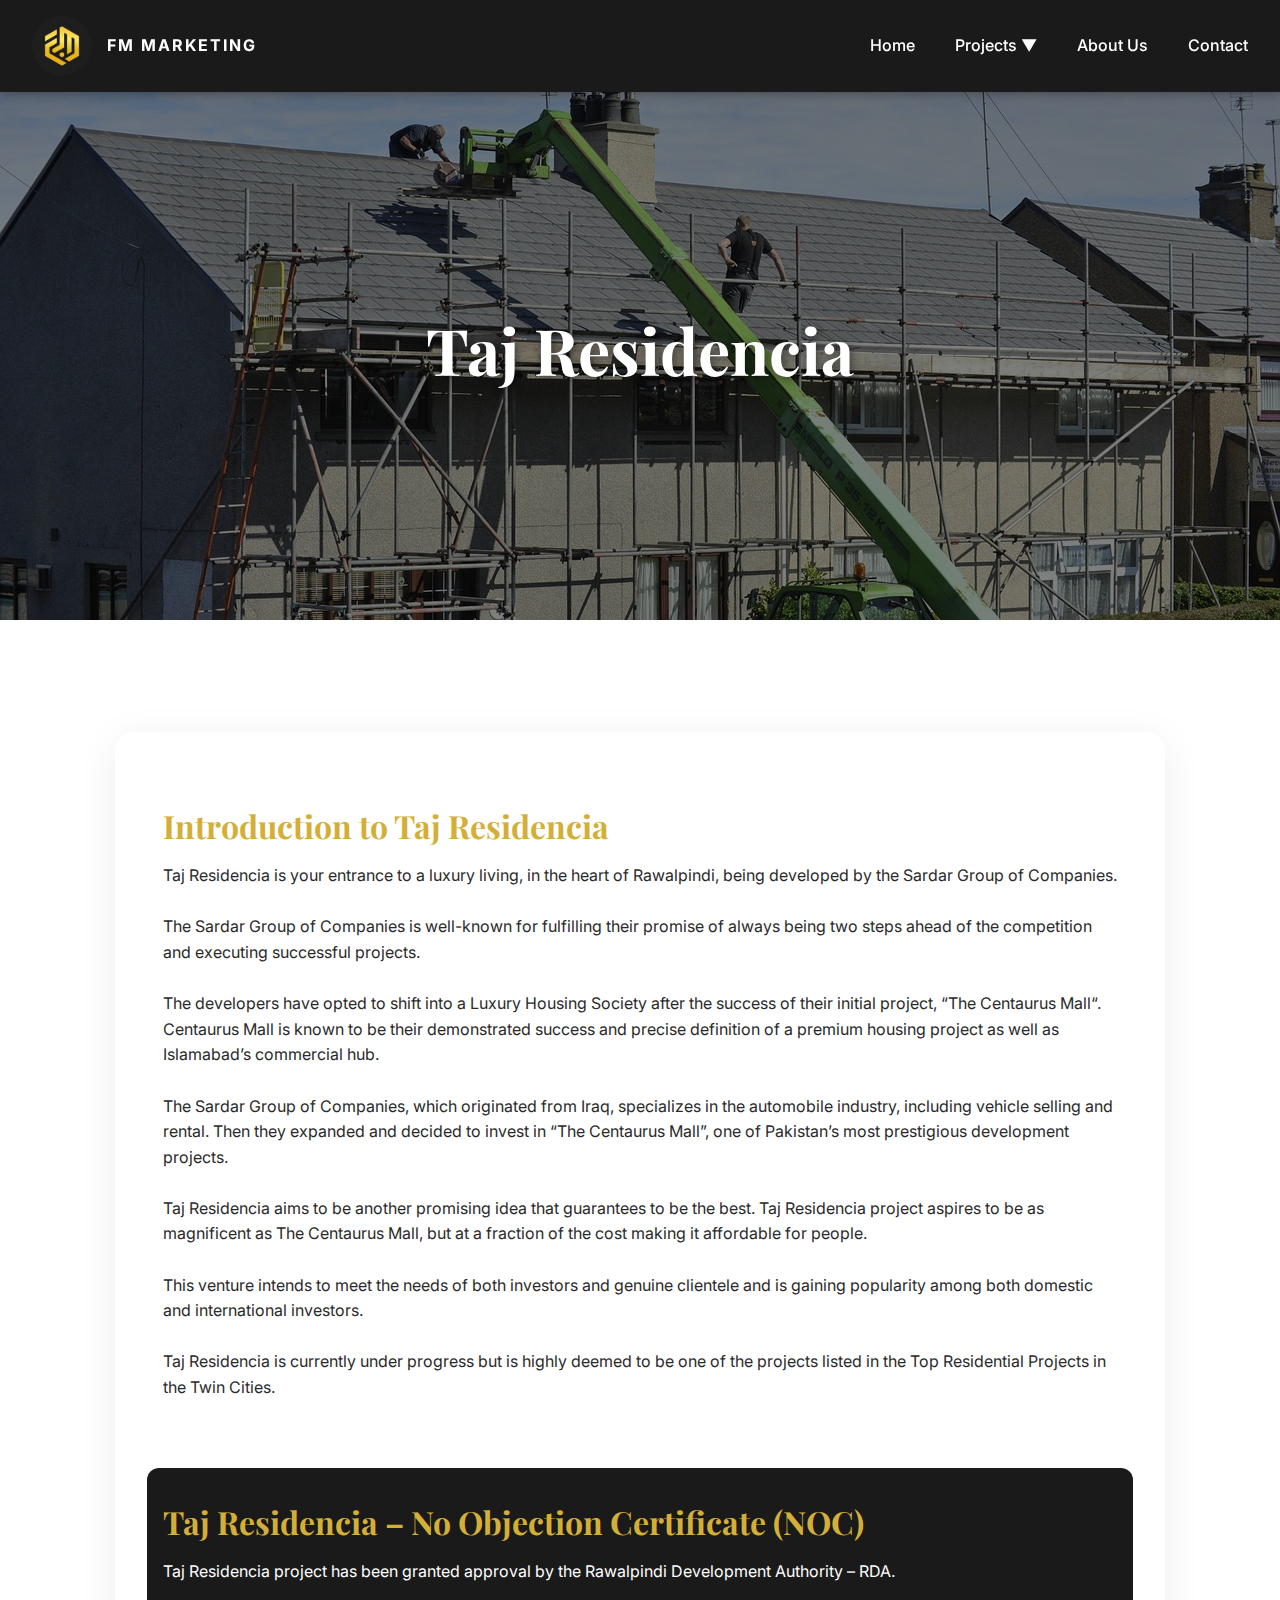
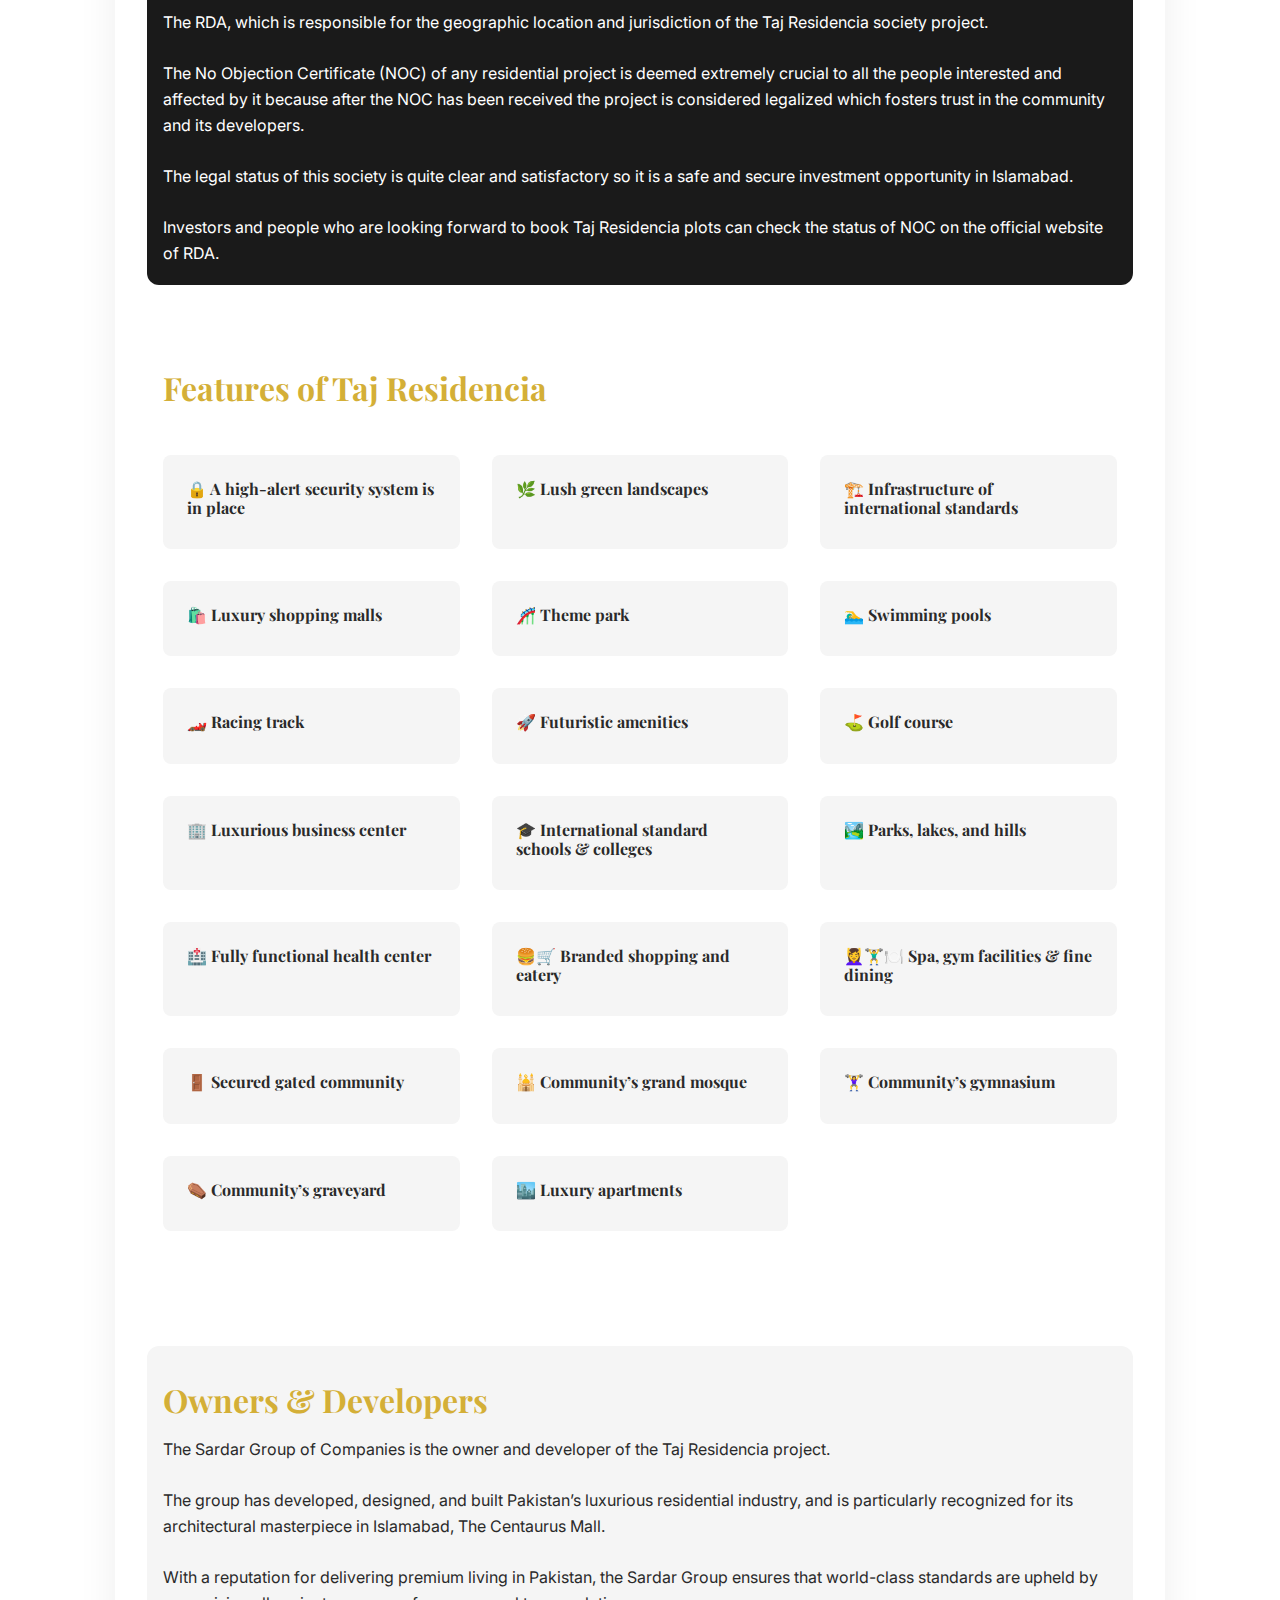
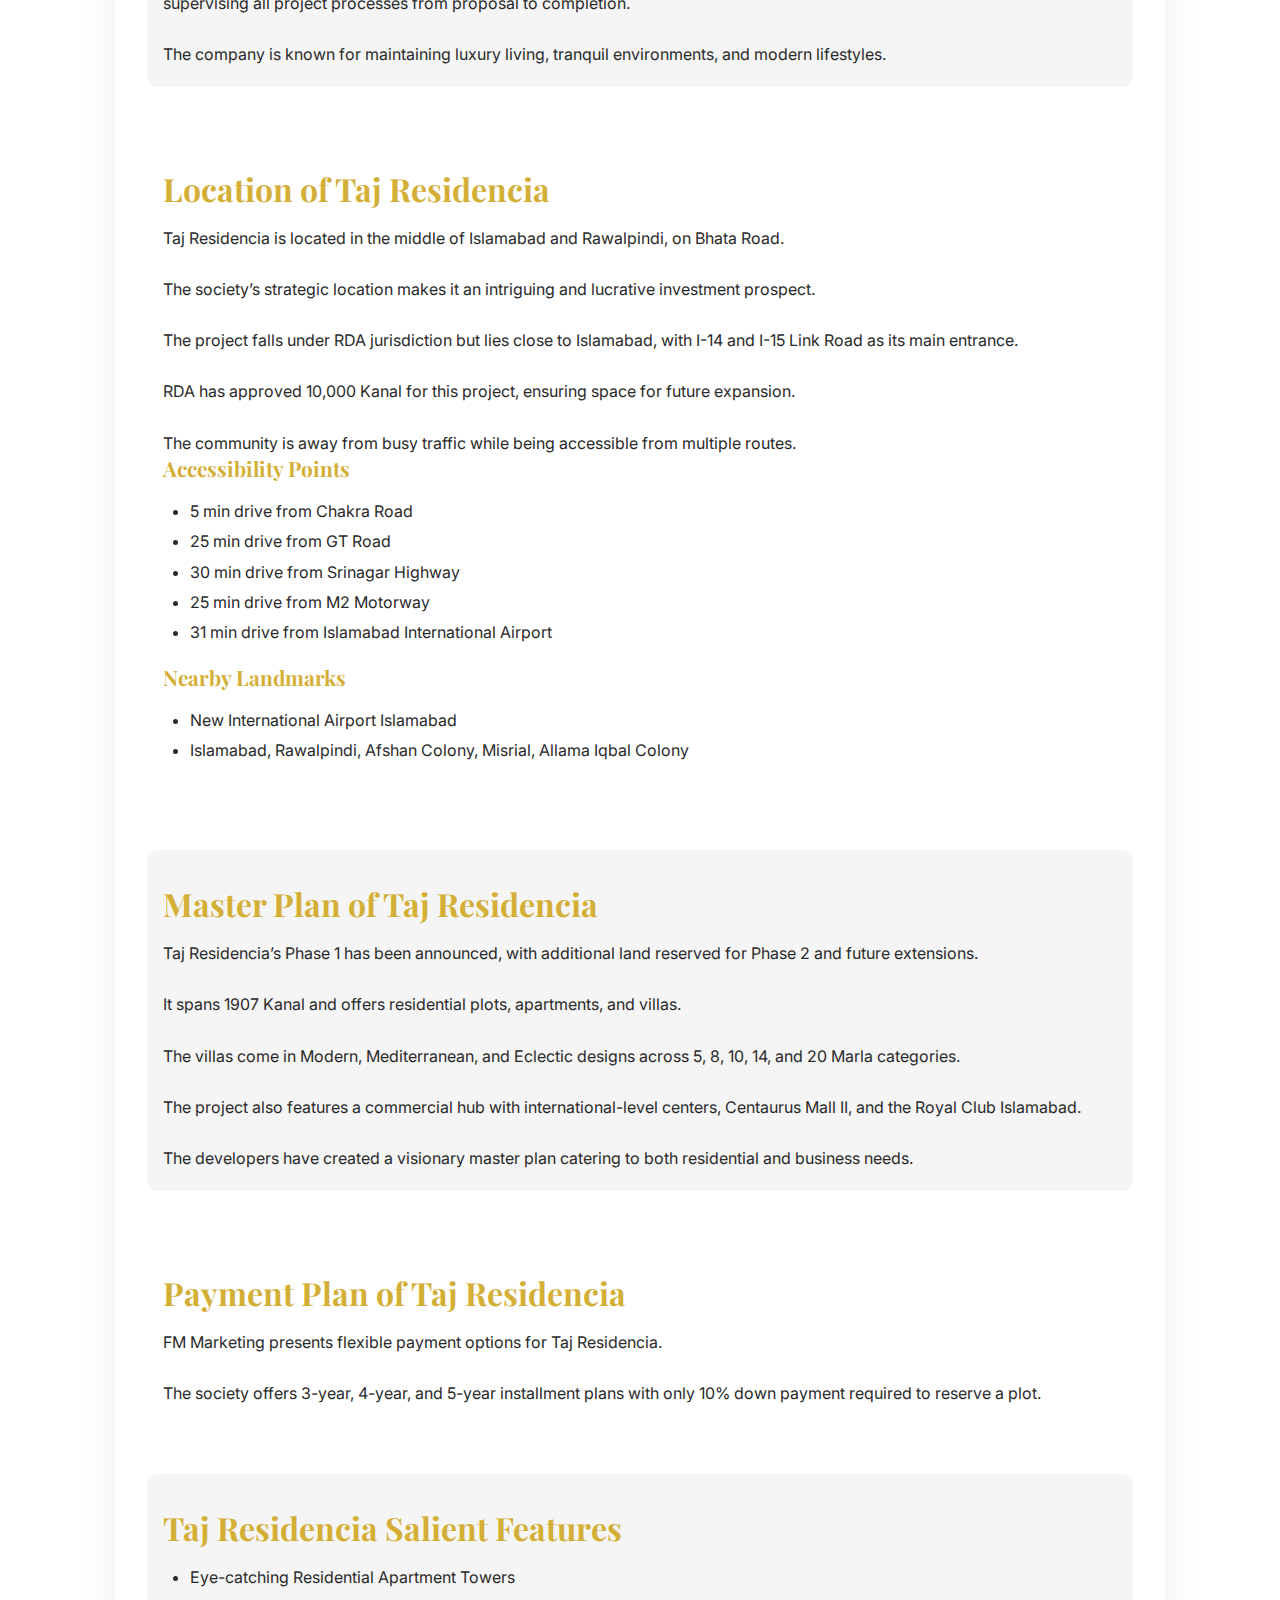
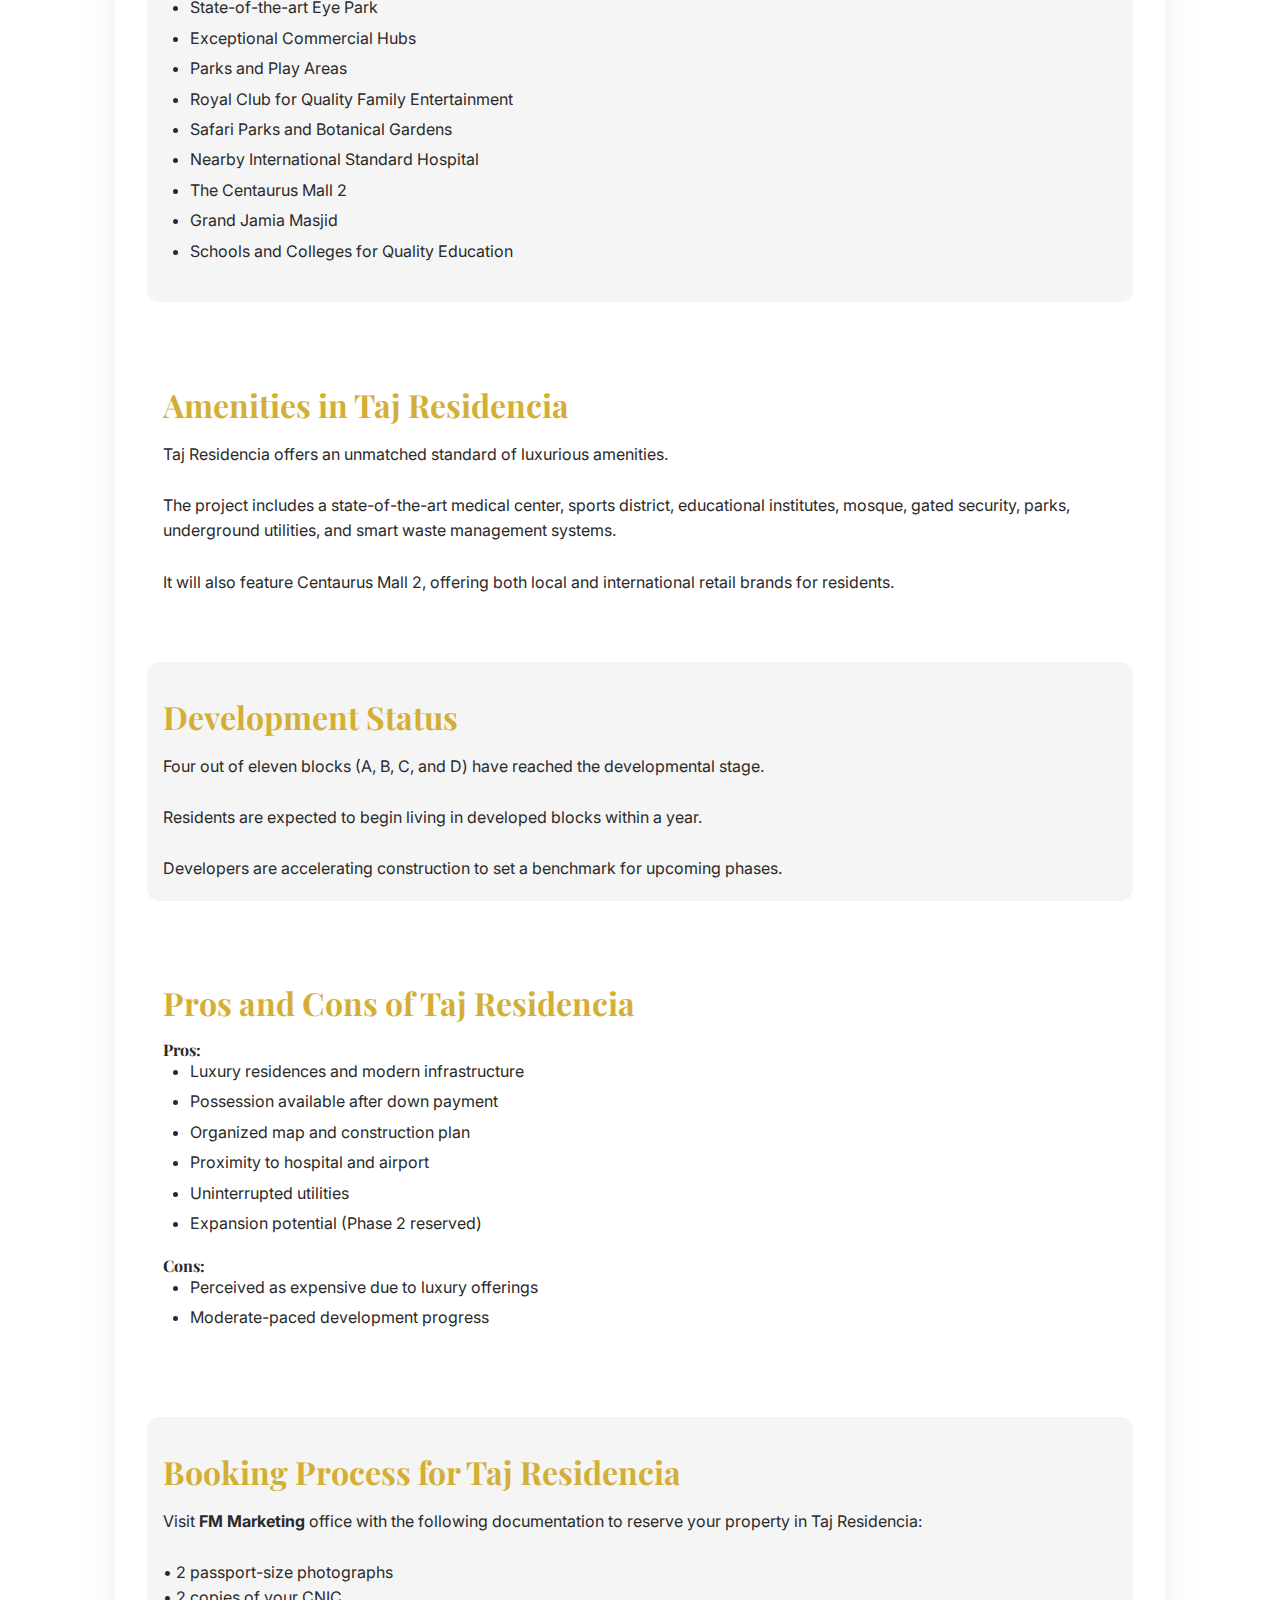
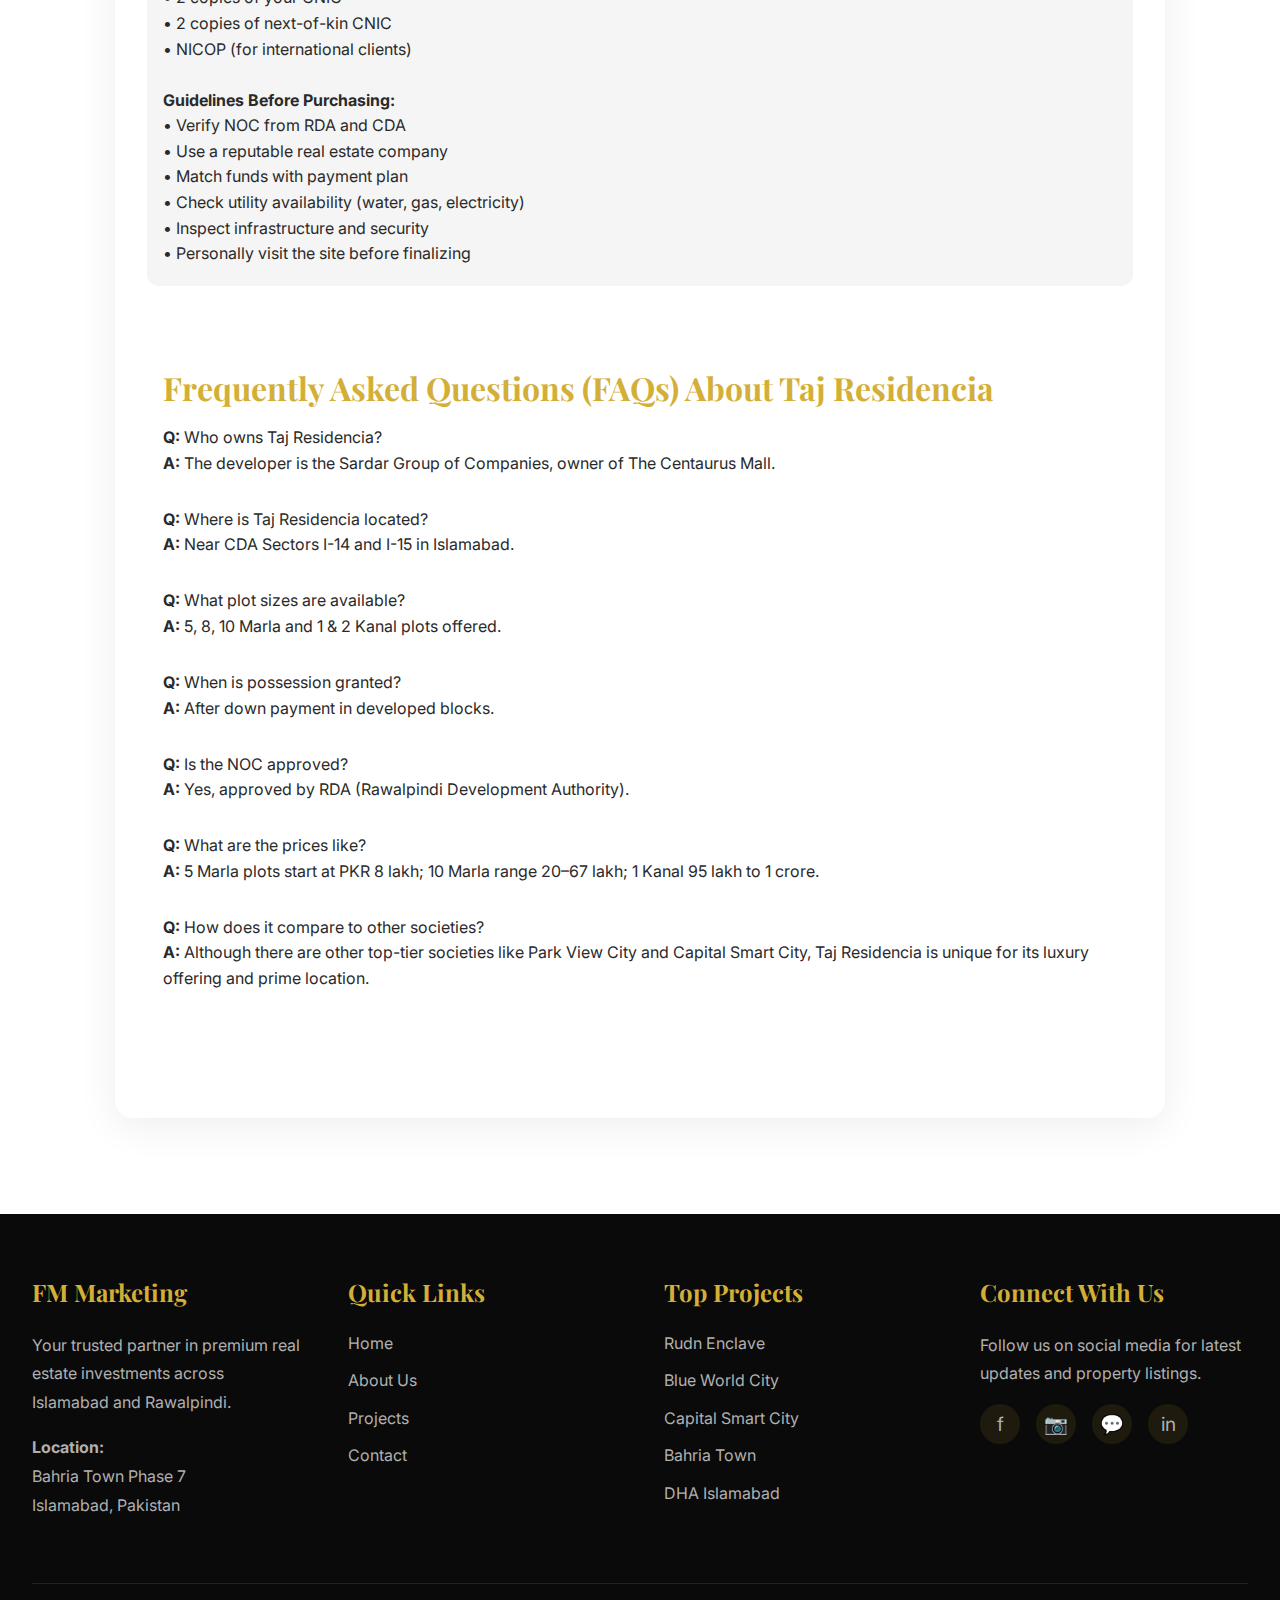
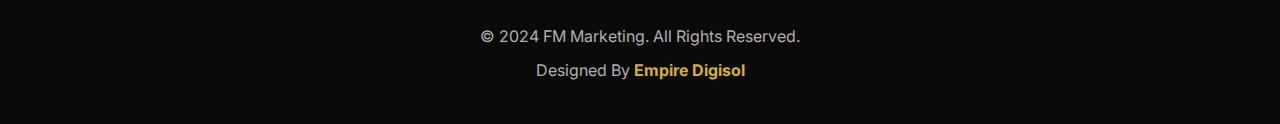
<file: projects/taj-residencia.html>
<!DOCTYPE html>
<html lang="en">

<head>
  <meta charset="UTF-8">
  <meta name="viewport" content="width=device-width, initial-scale=1.0">
  <title>Taj Residencia Rawalpindi - FM Marketing | Premium Residential Project</title>
  <meta name="description"
    content="Invest in Taj Residencia through FM Marketing. Premium residential project offering modern living standards with excellent ROI potential.">
  <link rel="preconnect" href="https://fonts.googleapis.com">
  <link rel="preconnect" href="https://fonts.gstatic.com" crossorigin>
  <link
    href="https://fonts.googleapis.com/css2?family=Inter:wght@400;500;600;700&family=Playfair+Display:wght@700;900&display=swap"
    rel="stylesheet">
  <link rel="stylesheet" href="../css/styles.css">
</head>

<body>
  <nav class="navbar">
    <div class="nav-container">
      <a href="../index.html" class="logo-link">
        <img src="../images/logo.jpg" alt="FM Marketing Logo" class="logo-img">
        <span class="logo-text">FM Marketing</span>
      </a>

      <ul class="nav-menu">
        <li><a href="../index.html">Home</a></li>
        <li class="dropdown"><a href="#" class="dropdown-toggle">Projects ▼</a>
          <div class="dropdown-menu"><a href="../projects/rudn-enclave.html">Rudn Enclave</a><a
              href="../projects/blue-world-city.html">Blue World City</a><a href="../projects/park-view-city.html">Park View
              City</a><a href="../projects/capital-smart-city.html">Capital Smart City</a><a
              href="../projects/faisal-town-phase-2.html">Faisal Town Phase 2</a><a
              href="../projects/lake-shore-city.html">Lake Shore City</a><a href="../projects/may-fair.html">May Fair</a><a
              href="../projects/taj-residencia.html">Taj Residencia</a><a href="../projects/bahria.html">Bahria</a><a
              href="../projects/dha.html">DHA</a></div>
        </li>
        <li><a href="../about.html">About Us</a></li>
        <li><a href="../contact.html">Contact</a></li>
      </ul>
      <button class="mobile-toggle">☰</button>
    </div>
  </nav>
  <section class="page-hero" style="background-image: url('../images/residential_housing__d2fa2e3c.jpg');">
    <div class="page-hero-overlay"></div>
    <div class="page-hero-content">
      <h1>Taj Residencia</h1>
    </div>
  </section>

<section class="project-details">
  <div class="content-card">

    <!-- INTRODUCTION -->
    <section class="content-section">
      <h3 class="content-heading">Introduction to Taj Residencia</h3>
      <p>
        Taj Residencia is your entrance to a luxury living, in the heart of Rawalpindi, being developed by the Sardar Group of Companies.<br><br>
        The Sardar Group of Companies is well-known for fulfilling their promise of always being two steps ahead of the competition and executing successful projects.<br><br>
        The developers have opted to shift into a Luxury Housing Society after the success of their initial project, “The Centaurus Mall“. Centaurus Mall is known to be their demonstrated success and precise definition of a premium housing project as well as Islamabad’s commercial hub.<br><br>
        The Sardar Group of Companies, which originated from Iraq, specializes in the automobile industry, including vehicle selling and rental. Then they expanded and decided to invest in “The Centaurus Mall”, one of Pakistan’s most prestigious development projects.<br><br>
        Taj Residencia aims to be another promising idea that guarantees to be the best. Taj Residencia project aspires to be as magnificent as The Centaurus Mall, but at a fraction of the cost making it affordable for people.<br><br>
        This venture intends to meet the needs of both investors and genuine clientele and is gaining popularity among both domestic and international investors.<br><br>
        Taj Residencia is currently under progress but is highly deemed to be one of the projects listed in the Top Residential Projects in the Twin Cities.
      </p>
    </section>

    <!-- NOC -->
    <section class="content-section content-section-dark">
      <h3 class="content-heading">Taj Residencia – No Objection Certificate (NOC)</h3>
      <p>
        Taj Residencia project has been granted approval by the Rawalpindi Development Authority – RDA.<br><br>
        The RDA, which is responsible for the geographic location and jurisdiction of the Taj Residencia society project.<br><br>
        The No Objection Certificate (NOC) of any residential project is deemed extremely crucial to all the people interested and affected by it because after the NOC has been received the project is considered legalized which fosters trust in the community and its developers.<br><br>
        The legal status of this society is quite clear and satisfactory so it is a safe and secure investment opportunity in Islamabad.<br><br>
        Investors and people who are looking forward to book Taj Residencia plots can check the status of NOC on the official website of RDA.
      </p>
    </section>

    <!-- FEATURES -->
    <section class="content-section">
      <h3 class="content-heading">Features of Taj Residencia</h3>
 <div class="features-grid">
    <div class="feature-item"><h4>🔒 A high-alert security system is in place</h4></div>
    <div class="feature-item"><h4>🌿 Lush green landscapes</h4></div>
    <div class="feature-item"><h4>🏗️ Infrastructure of international standards</h4></div>
    <div class="feature-item"><h4>🛍️ Luxury shopping malls</h4></div>
    <div class="feature-item"><h4>🎢 Theme park</h4></div>
    <div class="feature-item"><h4>🏊‍♂️ Swimming pools</h4></div>
    <div class="feature-item"><h4>🏎️ Racing track</h4></div>
    <div class="feature-item"><h4>🚀 Futuristic amenities</h4></div>
    <div class="feature-item"><h4>⛳ Golf course</h4></div>
    <div class="feature-item"><h4>🏢 Luxurious business center</h4></div>
    <div class="feature-item"><h4>🎓 International standard schools &amp; colleges</h4></div>
    <div class="feature-item"><h4>🏞️ Parks, lakes, and hills</h4></div>
    <div class="feature-item"><h4>🏥 Fully functional health center</h4></div>
    <div class="feature-item"><h4>🍔🛒 Branded shopping and eatery</h4></div>
    <div class="feature-item"><h4>💆‍♀️🏋️‍♂️🍽️ Spa, gym facilities &amp; fine dining</h4></div>
    <div class="feature-item"><h4>🚪 Secured gated community</h4></div>
    <div class="feature-item"><h4>🕌 Community’s grand mosque</h4></div>
    <div class="feature-item"><h4>🏋️‍♀️ Community’s gymnasium</h4></div>
    <div class="feature-item"><h4>⚰️ Community’s graveyard</h4></div>
    <div class="feature-item"><h4>🏙️ Luxury apartments</h4></div>
  </div>
    </section>

    <!-- OWNERS & DEVELOPERS -->
    <section class="content-section content-section-light">
      <h3 class="content-heading">Owners & Developers</h3>
      <p>
        The Sardar Group of Companies is the owner and developer of the Taj Residencia project.<br><br>
        The group has developed, designed, and built Pakistan’s luxurious residential industry, and is particularly recognized for its architectural masterpiece in Islamabad, The Centaurus Mall.<br><br>
        With a reputation for delivering premium living in Pakistan, the Sardar Group ensures that world-class standards are upheld by supervising all project processes from proposal to completion.<br><br>
        The company is known for maintaining luxury living, tranquil environments, and modern lifestyles.
      </p>
    </section>

    <!-- LOCATION -->
    <section class="content-section">
      <h3 class="content-heading">Location of Taj Residencia</h3>
      <p>
        Taj Residencia is located in the middle of Islamabad and Rawalpindi, on Bhata Road.<br><br>
        The society’s strategic location makes it an intriguing and lucrative investment prospect.<br><br>
        The project falls under RDA jurisdiction but lies close to Islamabad, with I-14 and I-15 Link Road as its main entrance.<br><br>
        RDA has approved 10,000 Kanal for this project, ensuring space for future expansion.<br><br>
        The community is away from busy traffic while being accessible from multiple routes.
      </p>

      <h4 class="content-heading" style="font-size:1.3rem;">Accessibility Points</h4>
      <ul>
        <li>5 min drive from Chakra Road</li>
        <li>25 min drive from GT Road</li>
        <li>30 min drive from Srinagar Highway</li>
        <li>25 min drive from M2 Motorway</li>
        <li>31 min drive from Islamabad International Airport</li>
      </ul>

      <h4 class="content-heading" style="font-size:1.3rem;">Nearby Landmarks</h4>
      <ul>
        <li>New International Airport Islamabad</li>
        <li>Islamabad, Rawalpindi, Afshan Colony, Misrial, Allama Iqbal Colony</li>
      </ul>
    </section>

    <!-- MASTER PLAN -->
    <section class="content-section content-section-light">
      <h3 class="content-heading">Master Plan of Taj Residencia</h3>
      <p>
        Taj Residencia’s Phase 1 has been announced, with additional land reserved for Phase 2 and future extensions.<br><br>
        It spans 1907 Kanal and offers residential plots, apartments, and villas.<br><br>
        The villas come in Modern, Mediterranean, and Eclectic designs across 5, 8, 10, 14, and 20 Marla categories.<br><br>
        The project also features a commercial hub with international-level centers, Centaurus Mall II, and the Royal Club Islamabad.<br><br>
        The developers have created a visionary master plan catering to both residential and business needs.
      </p>
    </section>

    <!-- PAYMENT PLAN -->
    <section class="content-section">
      <h3 class="content-heading">Payment Plan of Taj Residencia</h3>
      <p>
        FM Marketing presents flexible payment options for Taj Residencia.<br><br>
        The society offers 3-year, 4-year, and 5-year installment plans with only 10% down payment required to reserve a plot.
      </p>
    </section>

    <!-- SALIENT FEATURES -->
    <section class="content-section content-section-light">
      <h3 class="content-heading">Taj Residencia Salient Features</h3>
      <ul>
        <li>Eye-catching Residential Apartment Towers</li>
        <li>State-of-the-art Eye Park</li>
        <li>Exceptional Commercial Hubs</li>
        <li>Parks and Play Areas</li>
        <li>Royal Club for Quality Family Entertainment</li>
        <li>Safari Parks and Botanical Gardens</li>
        <li>Nearby International Standard Hospital</li>
        <li>The Centaurus Mall 2</li>
        <li>Grand Jamia Masjid</li>
        <li>Schools and Colleges for Quality Education</li>
      </ul>
    </section>

    <!-- AMENITIES -->
    <section class="content-section">
      <h3 class="content-heading">Amenities in Taj Residencia</h3>
      <p>
        Taj Residencia offers an unmatched standard of luxurious amenities.<br><br>
        The project includes a state-of-the-art medical center, sports district, educational institutes, mosque, gated security, parks, underground utilities, and smart waste management systems.<br><br>
        It will also feature Centaurus Mall 2, offering both local and international retail brands for residents.
      </p>
    </section>

    <!-- DEVELOPMENT -->
    <section class="content-section content-section-light">
      <h3 class="content-heading">Development Status</h3>
      <p>
        Four out of eleven blocks (A, B, C, and D) have reached the developmental stage.<br><br>
        Residents are expected to begin living in developed blocks within a year.<br><br>
        Developers are accelerating construction to set a benchmark for upcoming phases.
      </p>
    </section>

    <!-- PROS AND CONS -->
    <section class="content-section">
      <h3 class="content-heading">Pros and Cons of Taj Residencia</h3>
      <h4>Pros:</h4>
      <ul>
        <li>Luxury residences and modern infrastructure</li>
        <li>Possession available after down payment</li>
        <li>Organized map and construction plan</li>
        <li>Proximity to hospital and airport</li>
        <li>Uninterrupted utilities</li>
        <li>Expansion potential (Phase 2 reserved)</li>
      </ul>
      <h4>Cons:</h4>
      <ul>
        <li>Perceived as expensive due to luxury offerings</li>
        <li>Moderate-paced development progress</li>
      </ul>
    </section>

    <!-- BOOKING -->
    <section class="content-section content-section-light">
      <h3 class="content-heading">Booking Process for Taj Residencia</h3>
      <p>
        Visit <strong>FM Marketing</strong> office with the following documentation to reserve your property in Taj Residencia:<br><br>
        • 2 passport-size photographs<br>
        • 2 copies of your CNIC<br>
        • 2 copies of next-of-kin CNIC<br>
        • NICOP (for international clients)<br><br>
        <strong>Guidelines Before Purchasing:</strong><br>
        • Verify NOC from RDA and CDA<br>
        • Use a reputable real estate company<br>
        • Match funds with payment plan<br>
        • Check utility availability (water, gas, electricity)<br>
        • Inspect infrastructure and security<br>
        • Personally visit the site before finalizing
      </p>
    </section>

    <!-- FAQs -->
    <section class="content-section">
      <h3 class="content-heading">Frequently Asked Questions (FAQs) About Taj Residencia</h3>
      <ul style="list-style:none;padding-left:0;">
        <li><strong>Q:</strong> Who owns Taj Residencia?<br><strong>A:</strong> The developer is the Sardar Group of Companies, owner of The Centaurus Mall.</li><br>
        <li><strong>Q:</strong> Where is Taj Residencia located?<br><strong>A:</strong> Near CDA Sectors I-14 and I-15 in Islamabad.</li><br>
        <li><strong>Q:</strong> What plot sizes are available?<br><strong>A:</strong> 5, 8, 10 Marla and 1 & 2 Kanal plots offered.</li><br>
        <li><strong>Q:</strong> When is possession granted?<br><strong>A:</strong> After down payment in developed blocks.</li><br>
        <li><strong>Q:</strong> Is the NOC approved?<br><strong>A:</strong> Yes, approved by RDA (Rawalpindi Development Authority).</li><br>
        <li><strong>Q:</strong> What are the prices like?<br><strong>A:</strong> 5 Marla plots start at PKR 8 lakh; 10 Marla range 20–67 lakh; 1 Kanal 95 lakh to 1 crore.</li><br>
        <li><strong>Q:</strong> How does it compare to other societies?<br><strong>A:</strong> Although there are other top-tier societies like Park View City and Capital Smart City, Taj Residencia is unique for its luxury offering and prime location.</li>
      </ul>
    </section>

  </div>
</section>



  <footer class="footer">
    <div class="footer-content">
      <div class="footer-section">
        <h3>FM Marketing</h3>
        <p>Your trusted partner in premium real estate investments across Islamabad and Rawalpindi.</p>
        <p><strong>Location:</strong><br>Bahria Town Phase 7<br>Islamabad, Pakistan</p>
      </div>
      <div class="footer-section">
        <h3>Quick Links</h3>
        <ul>
          <li><a href="../index.html">Home</a></li>
          <li><a href="../about.html">About Us</a></li>
          <li><a href="#projects">Projects</a></li>
          <li><a href="../contact.html">Contact</a></li>
        </ul>
      </div>
      <div class="footer-section">
        <h3>Top Projects</h3>
        <ul>
          <li><a href="../projects/rudn-enclave.html">Rudn Enclave</a></li>
          <li><a href="../projects/blue-world-city.html">Blue World City</a></li>
          <li><a href="../projects/capital-smart-city.html">Capital Smart City</a></li>
          <li><a href="../projects/bahria.html">Bahria Town</a></li>
          <li><a href="../projects/dha.html">DHA Islamabad</a></li>
        </ul>
      </div>
      <div class="footer-section">
        <h3>Connect With Us</h3>
        <p>Follow us on social media for latest updates and property listings.</p>
        <div class="social-links"><a href="#" class="social-icon" title="Facebook">f</a><a href="#" class="social-icon"
            title="Instagram">📷</a><a href="#" class="social-icon" title="WhatsApp">💬</a><a href="#"
            class="social-icon" title="LinkedIn">in</a></div>
      </div>
    </div>
    <div class="footer-bottom">
      <p>&copy; 2024 FM Marketing. All Rights Reserved.</p>
      <p>Designed By <strong style="color: var(--gold);">Empire Digisol</strong></p>
    </div>
  </footer>
  <script src="../js/main.js"></script>
</body>

</html>
</file>
<file: css/styles.css>
/* FM Marketing Real Estate Website - Main Stylesheet */
/* Color Scheme: Gold (#D4AF37) and Black */

* {
  margin: 0;
  padding: 0;
  box-sizing: border-box;
}

:root {
  --gold: #D4AF37;
  --dark-gold: #B8941F;
  --black: #0A0A0A;
  --dark-bg: #1A1A1A;
  --light-bg: #F5F5F5;
  --white: #FFFFFF;
  --text-primary: #FFFFFF;
  --text-secondary: #B0B0B0;
  --text-dark: #2A2A2A;
  --transition: all 0.3s ease;
}

body {
  font-family: 'Inter', -apple-system, BlinkMacSystemFont, 'Segoe UI', sans-serif;
  color: var(--text-dark);
  line-height: 1.6;
  overflow-x: hidden;
}

h1, h2, h3, h4, h5, h6 {
  font-family: 'Playfair Display', Georgia, serif;
  font-weight: 700;
  line-height: 1.2;
}

/* Navigation */
.navbar {
  position: fixed;
  top: 0;
  left: 0;
  width: 100%;
  background: #1A1A1A;
  padding: 1rem 0;
  z-index: 1000;
  transition: var(--transition);
  box-shadow: 0 2px 10px rgba(0, 0, 0, 0.3);
}

.navbar.scrolled {
  /* background: rgba(10, 10, 10, 0.95); */
  backdrop-filter: blur(10px);
}

.nav-container {
  max-width: 1400px;
  margin: 0 auto;
  padding: 0 2rem;
  display: flex;
  justify-content: space-between;
  align-items: center;
}

/* .logo {
  height: 60px;
  width: auto;
} */

/* Ensure no underlines for the logo link */
.logo-link {
  text-decoration: none !important;  /* Add !important to override any global link styles */
  display: flex;                     /* Use flexbox for alignment */
  align-items: center;               /* Vertically center the image and text */
}

/* Style for the logo image */
.logo-img {
  height: 60px;  /* Adjust based on your preference */
  width: auto;   /* Maintain the aspect ratio */
  margin-right: 15px;  /* Space between logo and text */
}

/* Style for the text next to the logo */
.logo-text {
  font-family: 'Inter', sans-serif;  /* Font family to match design */
  font-size: 1rem;  /* Adjust size */
  font-weight: bold;
  color: #fff;  /* White text for better contrast */
  text-transform: uppercase;  /* Uppercase for styling */
  letter-spacing: 2px;  /* Clean spacing between letters */
}

/* Remove underlines globally in navigation menu */
.nav-menu a {
  text-decoration: none;  /* Ensure no underlines in navigation links */
}



.nav-menu {
  display: flex;
  list-style: none;
  gap: 2.5rem;
  align-items: center;
}

.nav-menu a {
  color: var(--text-primary);
  text-decoration: none;
  font-weight: 500;
  font-size: 1rem;
  transition: var(--transition);
  position: relative;
}

.nav-menu a:hover,
.nav-menu a.active {
  color: var(--gold);
}

.nav-menu a::after {
  content: '';
  position: absolute;
  bottom: -5px;
  left: 0;
  width: 0;
  height: 2px;
  background: var(--gold);
  transition: var(--transition);
}

.nav-menu a:hover::after,
.nav-menu a.active::after {
  width: 100%;
}

/* ===== Projects Dropdown - FM Marketing (Responsive) ===== */
.nav-menu .dropdown {
  position: relative;
}

/* Desktop + large screens: hover dropdown */
.nav-menu .dropdown-menu {
  position: absolute;
  top: 100%;
  margin-top: 8px;

  left: 50%;
  transform: translateX(-50%);

  width: 320px;
  background: #1A1A1A;
  border-radius: 16px;
  padding: 12px;

  box-shadow: 0 18px 45px rgba(0,0,0,0.4);
  border: 1px solid rgba(212, 175, 55, 0.25);

  display: none;
  z-index: 9999;
}

/* Prevent disappearing when moving mouse down (hover bridge) */
@media (min-width: 769px) {
  .nav-menu .dropdown::before {
    content: "";
    position: absolute;
    left: -20px;
    right: -20px;
    top: 100%;
    height: 14px;
  }

  .nav-menu .dropdown:hover .dropdown-menu {
    display: block;
  }
}

/* Dropdown links */
.nav-menu .dropdown-menu a {
  display: block;
  padding: 12px 14px;
  border-radius: 10px;

  color: #ffffff;
  font-weight: 500;
  text-decoration: none;

  border: none !important; /* remove any divider lines */
}

/* Extra safety: remove line created by ::before/::after if exists anywhere */
.nav-menu .dropdown-menu a::before,
.nav-menu .dropdown-menu a::after {
  content: none !important;
  border: none !important;
}

.nav-menu .dropdown-menu a:hover,
.nav-menu .dropdown-menu a:focus {
  background: rgba(212, 175, 55, 0.12);
  color: #D4AF37;
  outline: none;
}

/* ===== Responsive sizes ===== */

/* Tablets */
@media (max-width: 1024px) {
  .nav-menu .dropdown-menu {
    width: 300px;
  }
}

/* Small devices: dropdown should NOT be absolute popup
   It should open inside the mobile menu (your nav-menu becomes vertical) */
@media (max-width: 768px) {
  .nav-menu .dropdown-menu {
    position: static;
    transform: none;
    left: auto;

    width: 100%;
    margin-top: 0;

    padding: 8px 0;
    border-radius: 12px;

    background: transparent;
    border: none;
    box-shadow: none;

    display: none;
  }

  /* Show dropdown when JS adds .open */
  .nav-menu .dropdown.open .dropdown-menu {
    display: block;
  }

  /* Mobile links */
  .nav-menu .dropdown-menu a {
    padding: 12px 0;
    text-align: center;
    border-radius: 0;
    color: #ffffff;
  }

  .nav-menu .dropdown-menu a:hover {
    background: #181818;
    color: var(--gold);
  }
}

/* Extra small phones */
@media (max-width: 480px) {
  .nav-menu .dropdown-menu a {
    font-size: 1rem;
    padding: 11px 0;
  }
}


/* Mobile Menu Toggle */
.mobile-toggle {
  display: none;
  background: none;
  border: none;
  color: var(--text-primary);
  font-size: 1.5rem;
  cursor: pointer;
}

/* Hero Section */
.hero {
  position: relative;
  height: 100vh;
  display: flex;
  align-items: center;
  justify-content: center;
  overflow: hidden;
}

.hero-video {
  position: absolute;
  top: 50%;
  left: 50%;
  min-width: 100%;
  min-height: 100%;
  width: auto;
  height: auto;
  transform: translate(-50%, -50%);
  z-index: -1;
  object-fit: cover;
}

.hero-overlay {
  position: absolute;
  top: 0;
  left: 0;
  width: 100%;
  height: 100%;
  background: rgba(0, 0, 0, 0.6);
  z-index: 0;
}

.hero-content {
  position: relative;
  z-index: 1;
  text-align: center;
  color: var(--text-primary);
  max-width: 900px;
  padding: 0 2rem;
}

.hero-content h1 {
  font-size: 4rem;
  margin-bottom: 1.5rem;
  color: var(--white);
  text-shadow: 2px 2px 10px rgba(0, 0, 0, 0.5);
}

.hero-content .gold-text {
  color: var(--gold);
}

.hero-content p {
  font-size: 1.5rem;
  margin-bottom: 2.5rem;
  color: rgba(255, 255, 255, 0.9);
}

.cta-buttons {
  display: flex;
  gap: 1.5rem;
  justify-content: center;
  flex-wrap: wrap;
}

.btn {
  padding: 1rem 2.5rem;
  font-size: 1.1rem;
  font-weight: 600;
  text-decoration: none;
  border-radius: 6px;
  transition: var(--transition);
  display: inline-block;
  border: none;
  cursor: pointer;
}

.btn-primary {
  background: var(--gold);
  color: var(--black);
}

.btn-primary:hover {
  background: var(--dark-gold);
  transform: translateY(-2px);
  box-shadow: 0 10px 25px rgba(212, 175, 55, 0.3);
}

.btn-outline {
  background: transparent;
  color: var(--white);
  border: 2px solid var(--gold);
  backdrop-filter: blur(10px);
}

.btn-outline:hover {
  background: var(--gold);
  color: var(--black);
  transform: translateY(-2px);
}

/* Section Styles */
.section {
  padding: 6rem 2rem;
}

.section-dark {
  background: var(--dark-bg);
  color: var(--text-primary);
}

.section-light {
  background: var(--light-bg);
}

.container {
  max-width: 1400px;
  margin: 0 auto;
}

.section-title {
  font-size: 3rem;
  text-align: center;
  margin-bottom: 1rem;
  color: var(--gold);
}

.section-subtitle {
  text-align: center;
  font-size: 1.2rem;
  color: var(--text-secondary);
  margin-bottom: 4rem;
  max-width: 700px;
  margin-left: auto;
  margin-right: auto;
}

/* Statistics */
.stats {
  display: grid;
  grid-template-columns: repeat(auto-fit, minmax(250px, 1fr));
  gap: 3rem;
  margin-top: 4rem;
}

.stat-card {
  text-align: center;
  padding: 2rem;
}

.stat-number {
  font-size: 4rem;
  font-weight: 700;
  color: var(--gold);
  font-family: 'Playfair Display', serif;
}

.stat-label {
  font-size: 1.2rem;
  color: var(--text-secondary);
  margin-top: 0.5rem;
}

/* Project Cards */
.projects-grid {
  display: grid;
  grid-template-columns: repeat(auto-fill, minmax(350px, 1fr));
  gap: 2.5rem;
  margin-top: 3rem;
}

.project-card {
  background: var(--white);
  border-radius: 12px;
  overflow: hidden;
  box-shadow: 0 5px 20px rgba(0, 0, 0, 0.1);
  transition: var(--transition);
  cursor: pointer;
}

.project-card:hover {
  transform: translateY(-10px);
  box-shadow: 0 15px 40px rgba(212, 175, 55, 0.2);
}

.project-card-image {
  width: 100%;
  height: 250px;
  object-fit: cover;
  position: relative;
}

.project-card-content {
  padding: 2rem;
}

.project-card h3 {
  font-size: 1.8rem;
  margin-bottom: 1rem;
  color: var(--text-dark);
}

.project-card p {
  color: #666;
  margin-bottom: 1.5rem;
  line-height: 1.8;
}

.project-card .btn {
  width: 100%;
  text-align: center;
}

/* Services */
.services-grid {
  display: grid;
  grid-template-columns: repeat(auto-fit, minmax(300px, 1fr));
  gap: 3rem;
  margin-top: 3rem;
}

.service-card {
  text-align: center;
  padding: 3rem 2rem;
  background: var(--white);
  border-radius: 12px;
  box-shadow: 0 5px 20px rgba(0, 0, 0, 0.05);
  transition: var(--transition);
}

.service-card:hover {
  transform: translateY(-5px);
  box-shadow: 0 10px 30px rgba(212, 175, 55, 0.15);
}

.service-icon {
  font-size: 3.5rem;
  color: var(--gold);
  margin-bottom: 1.5rem;
}

.service-card h3 {
  font-size: 1.5rem;
  margin-bottom: 1rem;
  color: var(--text-dark);
}

.service-card p {
  color: #666;
  line-height: 1.8;
}

/* About Section */
.about-content {
  display: grid;
  grid-template-columns: 1fr 1fr;
  gap: 4rem;
  align-items: center;
  margin-top: 3rem;
}

.about-image {
  width: 100%;
  border-radius: 12px;
  box-shadow: 0 10px 40px rgba(0, 0, 0, 0.2);
}

.about-text h3 {
  font-size: 2rem;
  margin-bottom: 1.5rem;
  color: var(--gold);
}

.about-text p {
  margin-bottom: 1.5rem;
  line-height: 1.8;
  font-size: 1.1rem;
}

/* Contact Form */
.contact-container {
  display: grid;
  grid-template-columns: 1fr 1fr;
  gap: 4rem;
  margin-top: 3rem;
}

.contact-info h3 {
  font-size: 2rem;
  margin-bottom: 2rem;
  color: var(--gold);
}

.contact-item {
  display: flex;
  align-items: flex-start;
  gap: 1.5rem;
  margin-bottom: 2rem;
}

.contact-icon {
  font-size: 2rem;
  color: var(--gold);
  margin-top: 0.25rem;
}

.contact-item h4 {
  font-size: 1.2rem;
  margin-bottom: 0.5rem;
}

.contact-item p {
  color: #666;
  line-height: 1.6;
}

.contact-form {
  background: var(--white);
  padding: 3rem;
  border-radius: 12px;
  box-shadow: 0 5px 20px rgba(0, 0, 0, 0.1);
}

.form-group {
  margin-bottom: 1.5rem;
}

.form-group label {
  display: block;
  margin-bottom: 0.5rem;
  font-weight: 600;
  color: var(--text-dark);
}

.form-group input,
.form-group textarea,
.form-group select {
  width: 100%;
  padding: 1rem;
  border: 2px solid #E0E0E0;
  border-radius: 6px;
  font-family: inherit;
  font-size: 1rem;
  transition: var(--transition);
}


.form-group input:focus,
.form-group textarea:focus,
.form-group select:focus {
  outline: none;
  border-color: var(--gold);
}

.form-group textarea {
  min-height: 150px;
  resize: vertical;
}

/* Footer */
.footer {
  background: var(--black);
  color: var(--text-primary);
  padding: 4rem 2rem 2rem;
}

.footer-content {
  max-width: 1400px;
  margin: 0 auto;
  display: grid;
  grid-template-columns: repeat(auto-fit, minmax(250px, 1fr));
  gap: 3rem;
  margin-bottom: 3rem;
}

.footer-section h3 {
  color: var(--gold);
  margin-bottom: 1.5rem;
  font-size: 1.5rem;
}

.footer-section p {
  color: var(--text-secondary);
  margin-bottom: 1rem;
  line-height: 1.8;
}

.footer-section ul {
  list-style: none;
}

.footer-section ul li {
  margin-bottom: 0.75rem;
}

.footer-section a {
  color: var(--text-secondary);
  text-decoration: none;
  transition: var(--transition);
}

.footer-section a:hover {
  color: var(--gold);
}

.social-links {
  display: flex;
  gap: 1rem;
  margin-top: 1rem;
}

.social-icon {
  width: 40px;
  height: 40px;
  display: flex;
  align-items: center;
  justify-content: center;
  background: rgba(212, 175, 55, 0.1);
  border-radius: 50%;
  color: var(--gold);
  font-size: 1.2rem;
  transition: var(--transition);
}

.social-icon:hover {
  background: var(--gold);
  color: var(--black);
  transform: translateY(-3px);
}

.footer-bottom {
  text-align: center;
  padding-top: 2rem;
  border-top: 1px solid rgba(255, 255, 255, 0.1);
  color: var(--text-secondary);
}

.footer-bottom p {
  margin: 0.5rem 0;
}

/* Project Detail Page */
.page-hero {
  height: 60vh;
  background-size: cover;
  background-position: center;
  position: relative;
  display: flex;
  align-items: center;
  justify-content: center;
  margin-top: 80px;
}

.page-hero-overlay {
  position: absolute;
  top: 0;
  left: 0;
  width: 100%;
  height: 100%;
  background: rgba(0, 0, 0, 0.5);
}

.page-hero-content {
  position: relative;
  z-index: 1;
  text-align: center;
  color: var(--white);
}

.page-hero-content h1 {
  font-size: 4rem;
  color: var(--white);
  text-shadow: 2px 2px 10px rgba(0, 0, 0, 0.5);
}

.project-details {
  padding: 4rem 2rem;
}

.project-overview {
  display: grid;
  grid-template-columns: 2fr 1fr;
  gap: 4rem;
  margin-bottom: 4rem;
}

/* ================================
   Neutral, reusable Content Block Styles
   (Add to end of styles.css)
   ================================ */
.content-card {
  background: #fff;
  border-radius: 18px;
  box-shadow: 0 8px 40px rgba(0,0,0,0.07);
  padding: 2.5rem 2rem;
  margin: 3rem auto 2rem;
  max-width: 1050px;
}
.content-section {
  margin-bottom: 3rem;
  padding: 2.2rem 1rem 1.2rem 1rem;
}
.content-section-dark {
  background: var(--dark-bg);
  color: var(--white);
  border-radius: 12px;
}
.content-section-light {
  background: var(--light-bg);
  border-radius: 12px;
}
.content-heading {
  color: var(--gold);
  margin-bottom: 1.1rem;
  font-size: 2rem;
  font-family: 'Playfair Display', Georgia, serif;
}
.content-highlight, .content-highlight-dark {
  color: var(--gold);
  font-weight: 600;
  display: inline-block;
  margin-top: 1rem;
}

.content-card ul,
.content-card ol {
  padding-left: 1.7rem;   /* Default browser is usually 40px or 2.5em, 1.7rem is modern and matches container's style */
  margin-bottom: 1.2rem;
}
.content-card ul {
  list-style-type: disc;
}
.content-card ol {
  list-style-type: decimal;
}
.content-card li {
  margin-bottom: 0.3em;
}

.features-grid {
  display: grid;
  grid-template-columns: repeat(auto-fit, minmax(250px, 1fr));
  gap: 2rem;
  margin: 3rem 0;
}

.feature-item {
  display: flex;
  align-items: flex-start;
  gap: 1rem;
  padding: 1.5rem;
  background: var(--light-bg);
  border-radius: 8px;
}

.feature-icon {
  font-size: 2rem;
  color: var(--gold);
}

.feature-item h4 {
  margin-bottom: 0.5rem;
}

.gallery-grid {
  display: grid;
  grid-template-columns: repeat(auto-fill, minmax(300px, 1fr));
  gap: 1.5rem;
  margin: 3rem 0;
}

.gallery-item {
  width: 100%;
  height: 250px;
  object-fit: cover;
  border-radius: 8px;
  cursor: pointer;
  transition: var(--transition);
}

.gallery-item:hover {
  transform: scale(1.05);
  box-shadow: 0 10px 30px rgba(0, 0, 0, 0.2);
}

/* Responsive Design */
@media (max-width: 1024px) {
  .nav-menu {
    gap: 1.5rem;
  }
  
  .hero-content h1 {
    font-size: 3rem;
  }
  
  .section-title {
    font-size: 2.5rem;
  }
  
  .about-content,
  .contact-container,
  .project-overview {
    grid-template-columns: 1fr;
  }
}

@media (max-width: 768px) {

 .mobile-toggle {
    display: block;
  }

   .nav-menu {
    position: fixed;
    top: 80px;
    left: -100vw;
    width: 100vw;
    height: calc(100vh - 80px);
    flex-direction: column;
    justify-content: flex-start;
    align-items: center;
    background: var(--black);
    overflow-y: auto;
    transition: left 0.3s;
    z-index: 3000;
    gap: 0;
    padding: 1.2rem 0 2rem 0;
  }
  .nav-menu.active {
    left: 0;
  }

  .nav-menu li {
    width: 100%;
    text-align: center;
    margin-bottom: 0.2rem;
  }
  .nav-menu a, .dropdown-toggle {
    display: block;
    width: 100%;
    padding: 1rem 0;
    font-size: 1.1rem;
  }

   .dropdown-menu {
    /* ... your other styles ... */
    background: transparent;
    /* Remove lines from container if any */
    border: none;
  }
  .dropdown-menu a {
    display: block;
    width: 100%;
    padding: 0.7rem 0;
    color: var(--white);
    background: none;
    border-radius: 0;
    font-size: 1rem;

    /* Center text */
    text-align: center;

    /* Remove border (thin lines)! */
    border-bottom: none;
  }

  .dropdown-menu a:hover {
    color: var(--gold);
    background: #181818;
  }

  .hero-content h1 {
    font-size: 2.5rem;
  }
  
  .hero-content p {
    font-size: 1.2rem;
  }
  
  .cta-buttons {
    flex-direction: column;
  }
  
  .section {
    padding: 4rem 1.5rem;
  }
  
  .section-title {
    font-size: 2rem;
  }
  
  .projects-grid {
    grid-template-columns: 1fr;
  }
  
  .stats {
    grid-template-columns: 1fr 1fr;
  }
  
  .stat-number {
    font-size: 3rem;
  }
  
  .page-hero-content h1 {
    font-size: 2.5rem;
  }
  
  .footer-content {
    grid-template-columns: 1fr;
  }
}

@media (max-width: 480px) {
  .hero-content h1 {
    font-size: 2rem;
  }
  
  .stats {
    grid-template-columns: 1fr;
  }
  
  .page-hero {
    height: 40vh;
  }
}

/* Animations */
@keyframes fadeInUp {
  from {
    opacity: 0;
    transform: translateY(30px);
  }
  to {
    opacity: 1;
    transform: translateY(0);
  }
}

.fade-in-up {
  animation: fadeInUp 0.8s ease-out;
}

/* Scroll Indicator */
.scroll-indicator {
  position: absolute;
  bottom: 2rem;
  left: 50%;
  transform: translateX(-50%);
  color: var(--gold);
  font-size: 2rem;
  animation: bounce 2s infinite;
}

@keyframes bounce {
  0%, 20%, 50%, 80%, 100% {
    transform: translateY(0) translateX(-50%);
  }
  40% {
    transform: translateY(-20px) translateX(-50%);
  }
  60% {
    transform: translateY(-10px) translateX(-50%);
  }
}

@media (max-width:600px) {
  .content-card { padding: 1.3rem 0.5rem; }
  .content-section { padding: 1rem 0.3rem; }
  .content-heading { font-size: 1.22rem;}
}
</file>
